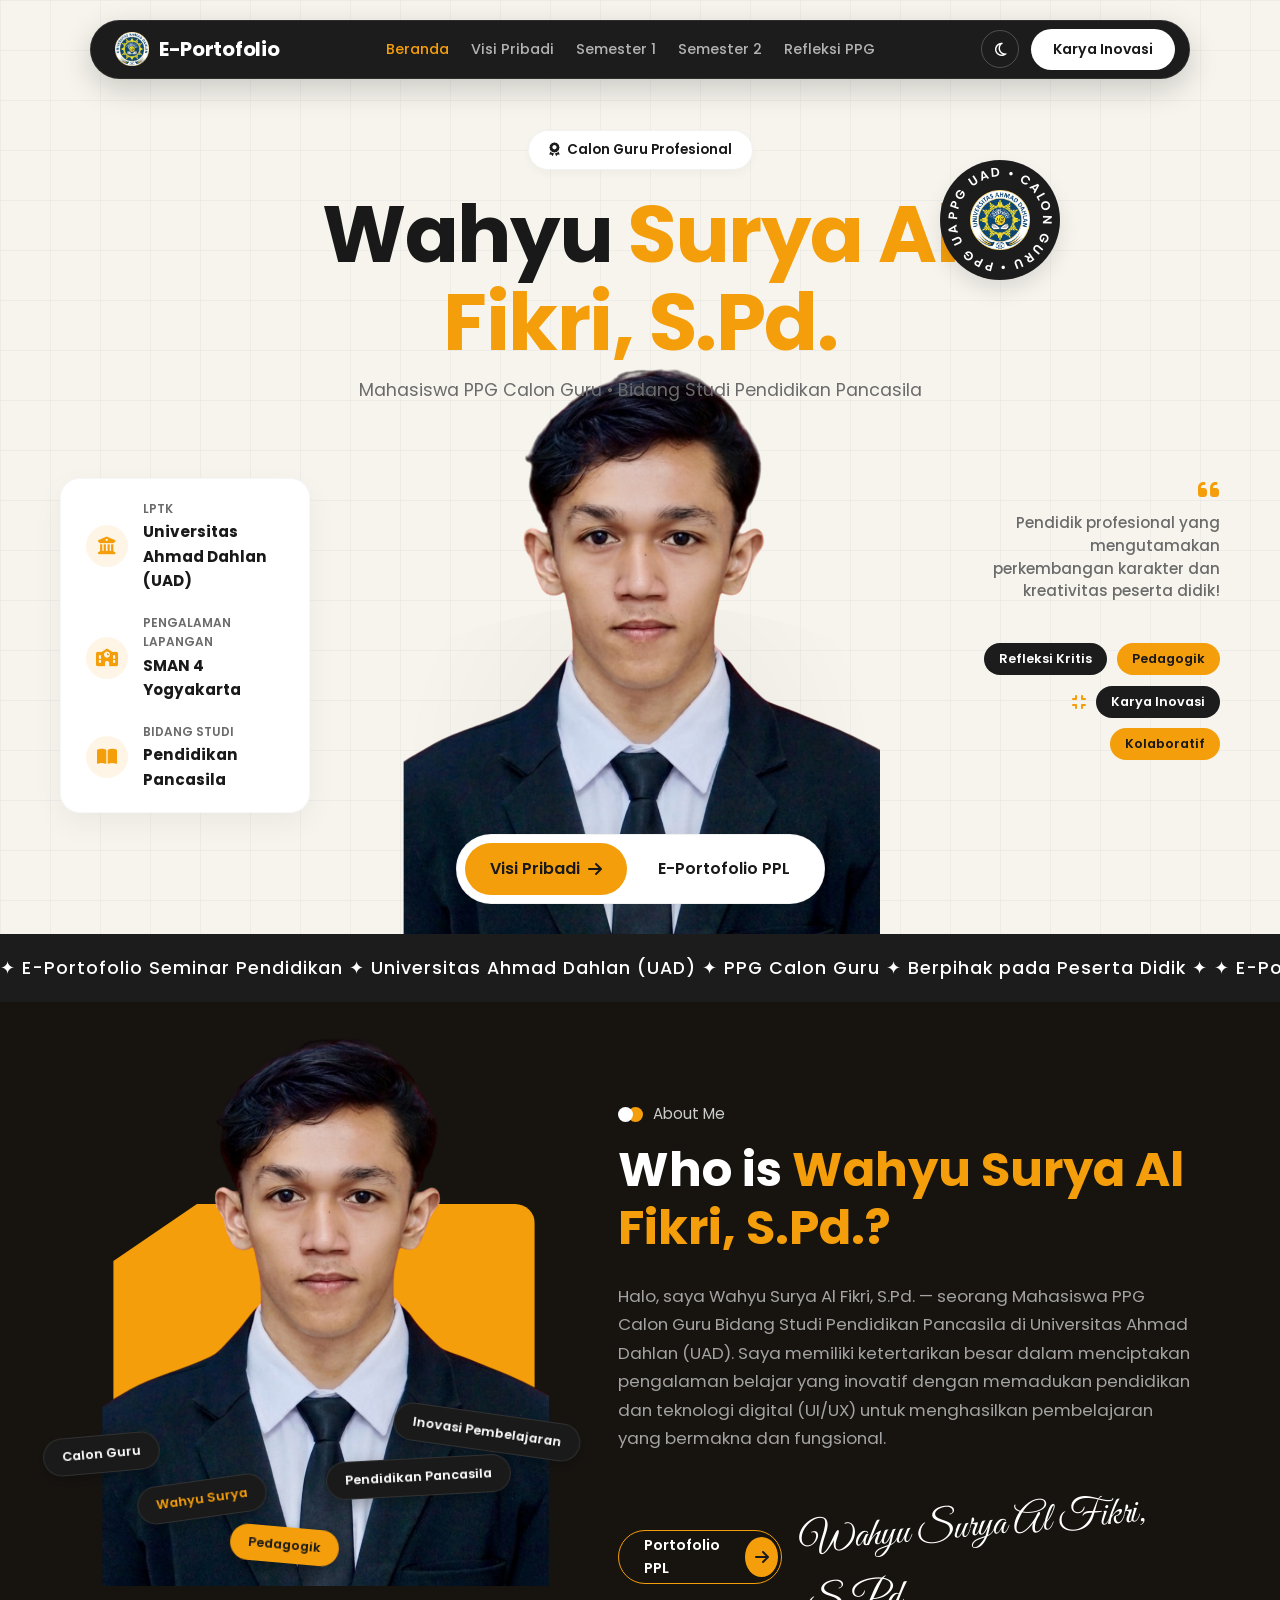
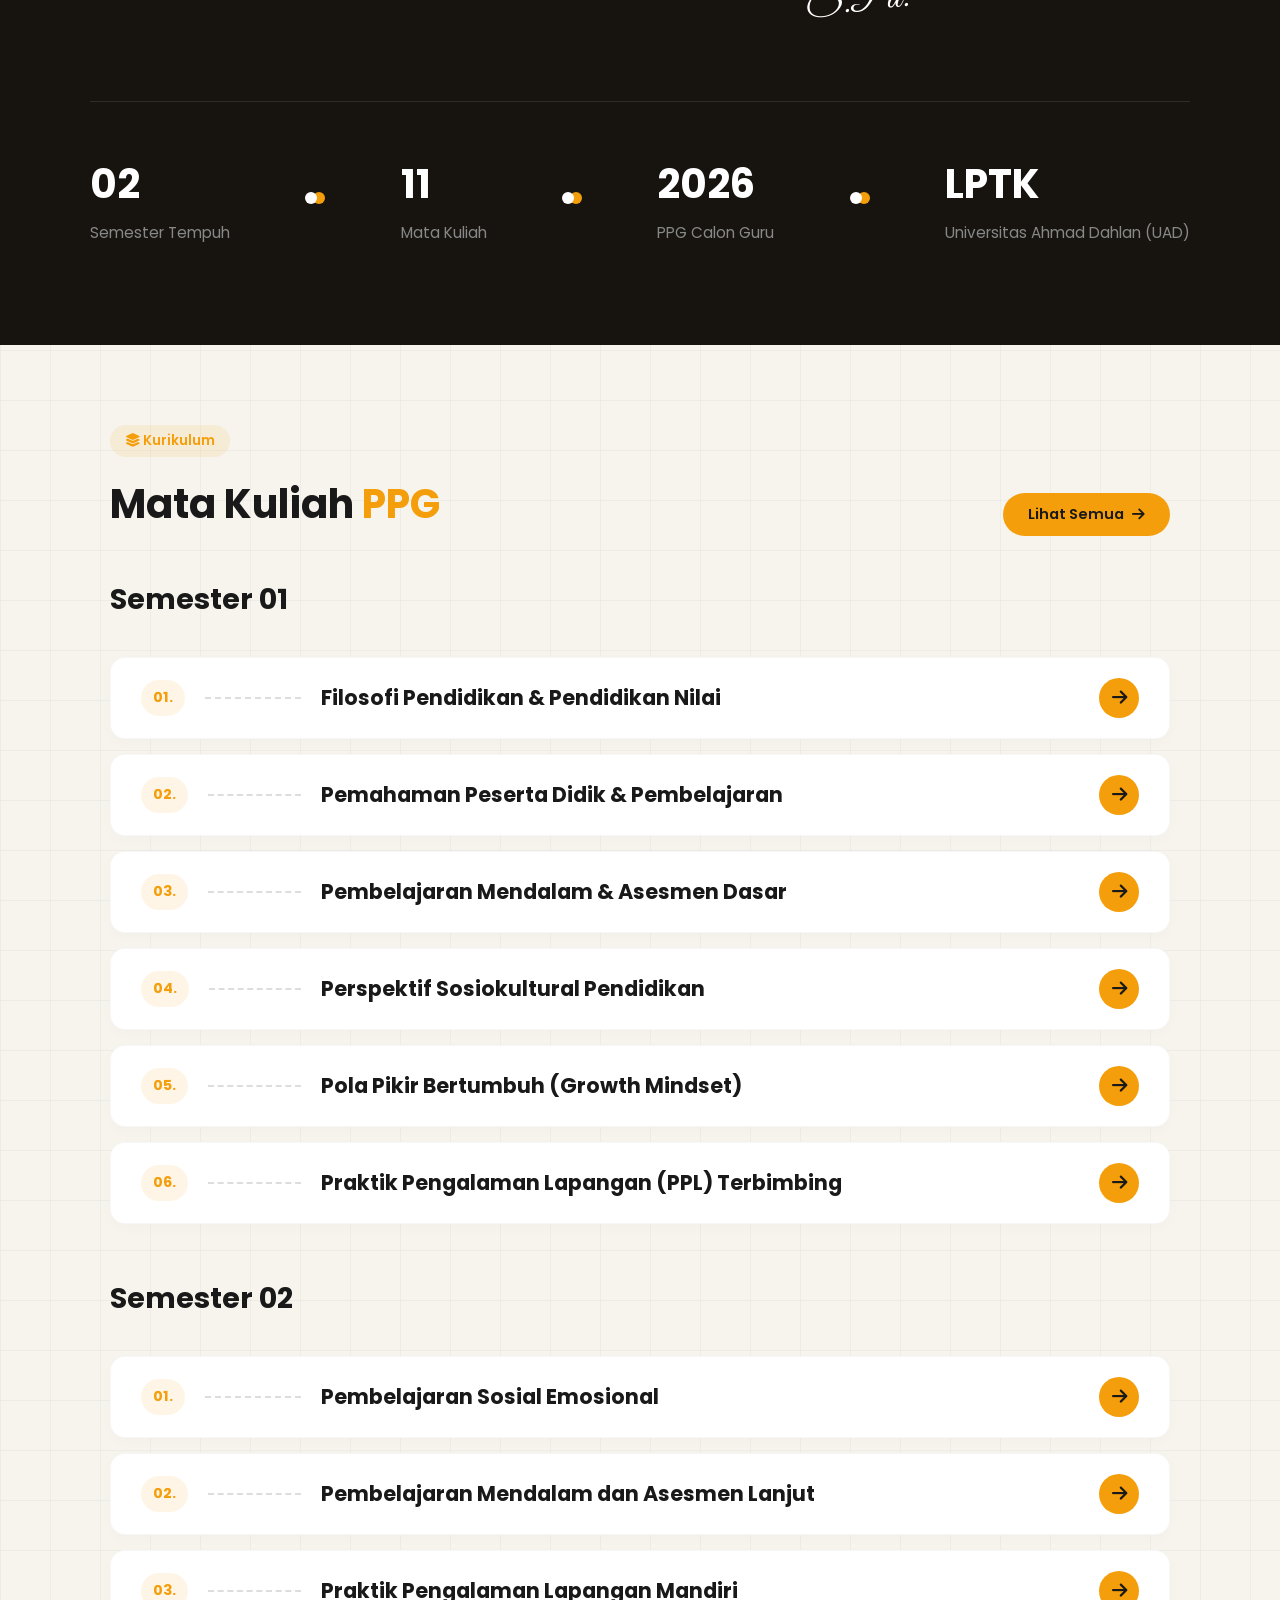
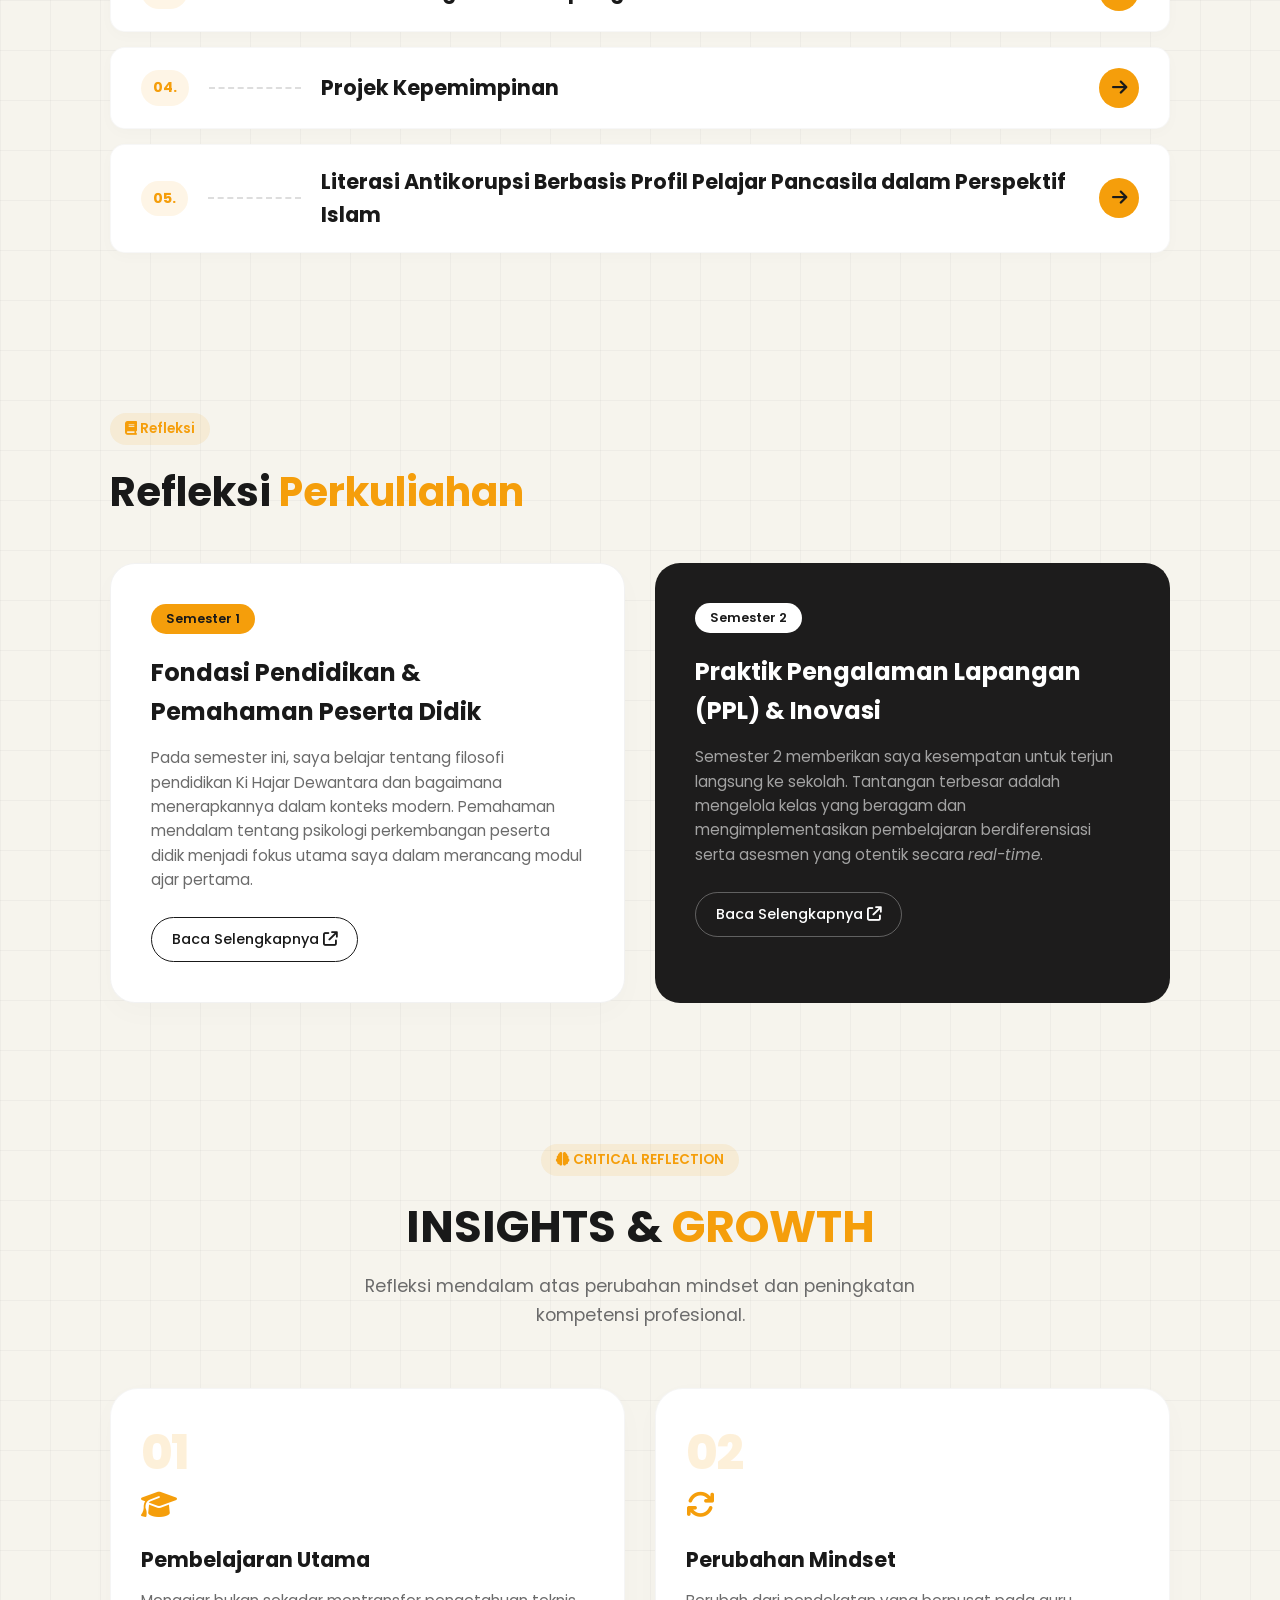
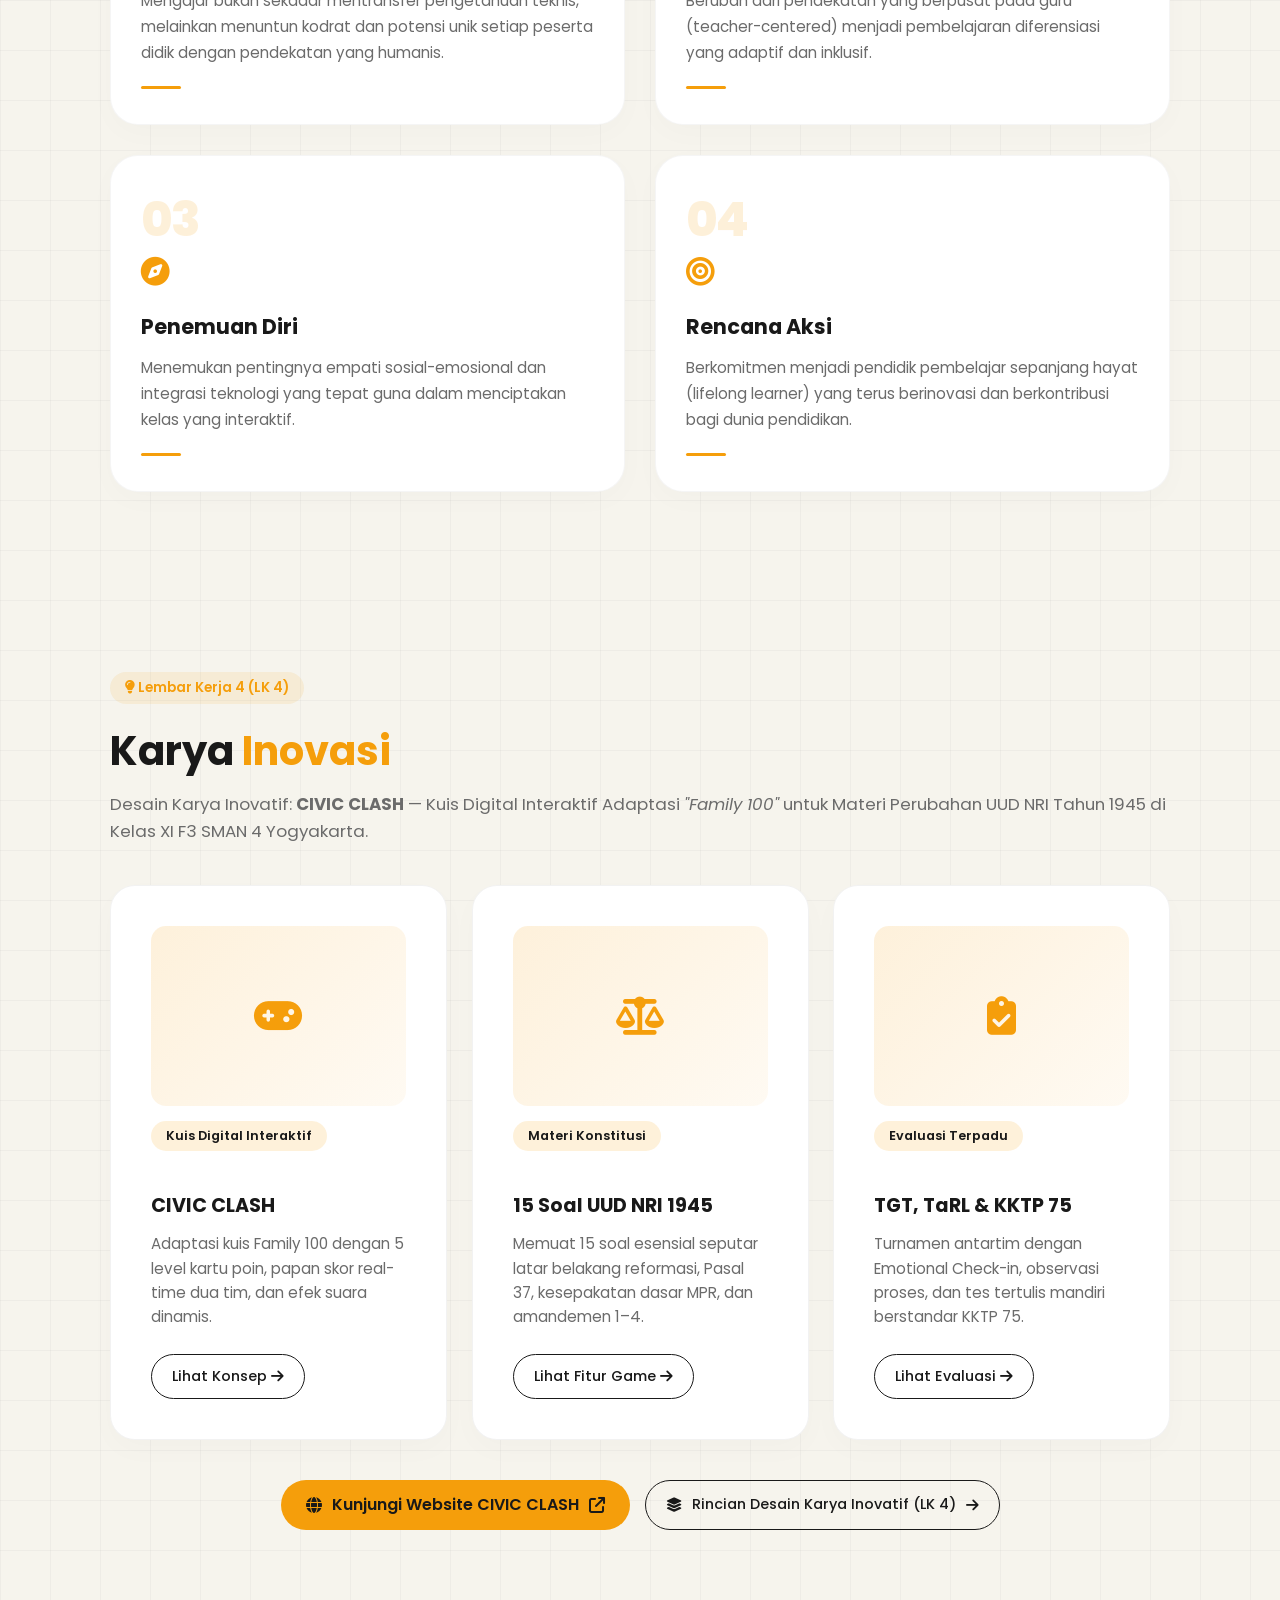
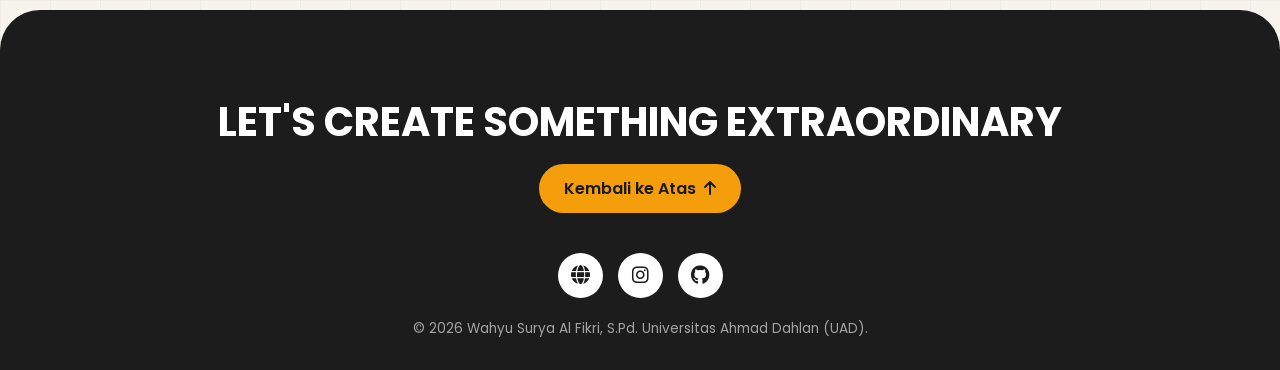
<file: index.html>
<!doctype html>
<html lang="id">
  <head>
    <meta charset="UTF-8" />
    <meta name="viewport" content="width=device-width, initial-scale=1.0" />
    <title>E-Portofolio | Wahyu Surya Al Fikri, S.Pd.</title>
    <!-- Fonts -->
    <link href="https://fonts.googleapis.com/css2?family=Poppins:wght@300;400;500;600;700&display=swap" rel="stylesheet" />
    <link href="https://fonts.googleapis.com/css2?family=Great+Vibes&display=swap" rel="stylesheet" />
    <!-- FontAwesome -->
    <link rel="stylesheet" href="https://cdnjs.cloudflare.com/ajax/libs/font-awesome/6.4.0/css/all.min.css" />
    <link rel="stylesheet" href="css/style.css" />
    <link rel="stylesheet" href="css/navbar.css" />
    <link rel="shortcut icon" href="images/logo navbar.png" type="image/png" />
  </head>
  <body>
    <!-- ===== NAVBAR ===== -->
    <nav class="navbar" id="mainNavbar">
      <div class="nav-container">
        <a href="index.html" class="logo">
          <img src="images/logo navbar.png" alt="Logo" class="nav-logo-img" />
          <span class="logo-text">E-Portofolio</span>
        </a>
                <ul class="nav-links" id="navLinks">
          <li><a href="index.html" class="active">Beranda</a></li>
          <li><a href="visi.html">Visi Pribadi</a></li>
          <li><a href="sem1.html">Semester 1</a></li>
          <li><a href="sem2.html">Semester 2</a></li>
          <li><a href="refleksi.html">Refleksi PPG</a></li>
          <li class="mobile-contact-item">
            <a href="karya.html" class="btn-contact-mobile"> <i class="fa-solid fa-lightbulb"></i> Karya Inovasi </a>
          </li>
        </ul>
        <div class="nav-right">
          <button class="dark-mode-toggle" id="theme-toggle" aria-label="Ganti Tema"><i class="fa-regular fa-moon"></i></button>
          <a href="karya.html" class="btn-contact desktop-only-btn">Karya Inovasi</a>
          <button class="nav-toggle" id="navToggle" aria-label="Buka Navigasi" aria-expanded="false">
            <i class="fa-solid fa-bars"></i>
          </button>
        </div>
      </div>
    </nav>

    <!-- ===== HERO ===== -->
    <header id="beranda" class="hero">
      <div class="hero-top reveal reveal-up">
        <div class="hero-badge"><i class="fa-solid fa-award"></i> Calon Guru Profesional</div>
        <h1>Wahyu <span class="highlight">Surya Al Fikri, S.Pd.</span></h1>
        <p class="subtitle">Mahasiswa PPG Calon Guru • Bidang Studi Pendidikan Pancasila</p>

        <div class="circular-stamp">
          <img src="images/logo navbar.png" alt="Stamp Logo" class="stamp-icon" />
          <svg viewBox="0 0 100 100" class="stamp-svg">
            <path id="circlePath" d="M 50, 50 m -36, 0 a 36,36 0 1,1 72,0 a 36,36 0 1,1 -72,0" fill="none" />
            <text>
              <textPath href="#circlePath" startOffset="0">PPG UAD • CALON GURU • PPG UAD • CALON GURU •</textPath>
            </text>
          </svg>
        </div>
      </div>

      <div class="hero-main">
        <!-- Float Left -->
        <div class="float-left reveal reveal-left">
          <div class="quick-info-block hover-anim float-anim">
            <div class="info-item">
              <div class="info-icon"><i class="fa-solid fa-building-columns"></i></div>
              <div class="info-text">
                <p class="info-label">LPTK</p>
                <p class="info-value">Universitas Ahmad Dahlan (UAD)</p>
              </div>
            </div>
            <div class="info-item">
              <div class="info-icon"><i class="fa-solid fa-school"></i></div>
              <div class="info-text">
                <p class="info-label">Pengalaman Lapangan</p>
                <p class="info-value">SMAN 4 Yogyakarta</p>
              </div>
            </div>
            <div class="info-item">
              <div class="info-icon"><i class="fa-solid fa-book-open"></i></div>
              <div class="info-text">
                <p class="info-label">Bidang Studi</p>
                <p class="info-value">Pendidikan Pancasila</p>
              </div>
            </div>
          </div>
        </div>

        <!-- Center Image -->
        <div class="hero-image-wrapper reveal reveal-up" style="animation-delay: 0.2s">
          <div class="hero-bg-shape"></div>
          <img src="images/foto hero.png" alt="Foto Wahyu Surya Al Fikri, S.Pd." class="profile-img-full float-anim-delay-1" />
          <div class="hero-actions">
            <a href="visi.html" class="btn-primary">Visi Pribadi <i class="fa-solid fa-arrow-right"></i></a>
            <a href="#" class="btn-secondary-white">E-Portofolio PPL</a>
          </div>
        </div>

        <!-- Float Right -->
        <div class="float-right reveal reveal-right">
          <div class="quote-block hover-anim float-anim-delay-2">
            <i class="fa-solid fa-quote-left quote-icon-small"></i>
            <p>Pendidik profesional yang mengutamakan perkembangan karakter dan kreativitas peserta didik!</p>
          </div>
          <div class="skills-block skills-block-float">
            <span class="skill-tag dark skill-item-float" style="animation-delay: 0s">Refleksi Kritis</span>
            <span class="skill-tag orange skill-item-float" style="animation-delay: 0.2s">Pedagogik</span>
            <i class="fa-solid fa-compress arrows-icon skill-item-float" style="animation-delay: 0.4s"></i>
            <span class="skill-tag dark skill-item-float" style="animation-delay: 0.6s">Karya Inovasi</span>
            <span class="skill-tag orange skill-item-float" style="animation-delay: 0.8s">Kolaboratif</span>
          </div>
        </div>
      </div>
    </header>

    <!-- ===== MARQUEE ===== -->
    <div class="marquee-wrapper">
      <div class="marquee-container">
        <div class="marquee-content">
          <span>✦ E-Portofolio Seminar Pendidikan ✦ Universitas Ahmad Dahlan (UAD) ✦ PPG Calon Guru ✦ Berpihak pada Peserta Didik ✦</span>
          <span>✦ E-Portofolio Seminar Pendidikan ✦ Universitas Ahmad Dahlan (UAD) ✦ PPG Calon Guru ✦ Berpihak pada Peserta Didik ✦</span>
        </div>
      </div>
    </div>

    <!-- ===== ABOUT ===== -->
    <section id="tentang-saya" class="about-section">
      <div class="about-container">
        <div class="about-top">
          <div class="about-left reveal reveal-left">
            <div class="about-image-bg"></div>
            <img src="images/foto hero.png" alt="Wahyu Surya Al Fikri, S.Pd." class="about-profile-img float-anim-delay-1" />
            <span class="a-tag tag-a tag-float" style="animation-delay: 0s">Calon Guru</span>
            <span class="a-tag tag-b tag-float" style="animation-delay: 0.4s">Inovasi Pembelajaran</span>
            <span class="a-tag tag-c tag-float" style="animation-delay: 0.8s">Wahyu Surya</span>
            <span class="a-tag tag-d tag-float" style="animation-delay: 1.2s">Pendidikan Pancasila</span>
            <span class="a-tag tag-e tag-float" style="animation-delay: 1.6s">Pedagogik</span>
          </div>

          <div class="about-right reveal reveal-right">
            <div class="about-badge">
              <div class="circles"><span class="c1"></span><span class="c2"></span></div>
              About Me
            </div>
            <h2>Who is <span class="highlight">Wahyu Surya Al Fikri, S.Pd.?</span></h2>
            <p class="about-desc">
              Halo, saya Wahyu Surya Al Fikri, S.Pd. — seorang Mahasiswa PPG Calon Guru Bidang Studi Pendidikan Pancasila di Universitas Ahmad Dahlan (UAD). Saya memiliki ketertarikan besar dalam menciptakan pengalaman belajar yang inovatif dengan memadukan pendidikan dan
              teknologi digital (UI/UX) untuk menghasilkan pembelajaran yang bermakna dan fungsional.
            </p>
            <div class="about-action">
              <a href="#" class="btn-download-cv">
                <span class="btn-text">Portofolio PPL</span>
                <span class="btn-icon"><i class="fa-solid fa-arrow-right"></i></span>
              </a>
              <div class="signature">Wahyu Surya Al Fikri, S.Pd.</div>
            </div>
          </div>
        </div>

        <div class="about-stats">
          <div class="stat-item reveal reveal-up">
            <h3>02</h3>
            <p>Semester Tempuh</p>
          </div>
          <div class="stat-divider"><span class="c1"></span><span class="c2"></span></div>
          <div class="stat-item reveal reveal-up" style="animation-delay: 0.1s">
            <h3>11</h3>
            <p>Mata Kuliah</p>
          </div>
          <div class="stat-divider"><span class="c1"></span><span class="c2"></span></div>
          <div class="stat-item reveal reveal-up" style="animation-delay: 0.2s">
            <h3>2026</h3>
            <p>PPG Calon Guru</p>
          </div>
          <div class="stat-divider"><span class="c1"></span><span class="c2"></span></div>
          <div class="stat-item reveal reveal-up" style="animation-delay: 0.3s">
            <h3>LPTK</h3>
            <p>Universitas Ahmad Dahlan (UAD)</p>
          </div>
        </div>
      </div>
    </section>

    <!-- ===== MATA KULIAH ===== -->
    <section id="mata-kuliah" class="section-container">
      <div class="section-header reveal reveal-up">
        <div class="section-badge"><i class="fa-solid fa-layer-group"></i> Kurikulum</div>
        <div style="display: flex; justify-content: space-between; align-items: flex-end; flex-wrap: wrap; gap: 20px">
          <h2 style="margin: 0">Mata Kuliah <span class="highlight">PPG</span></h2>
          <a href="#penutup" class="btn-primary" style="padding: 10px 25px; font-size: 0.9rem">Lihat Semua <i class="fa-solid fa-arrow-right"></i></a>
        </div>
      </div>

      <!-- Semester 1 -->
      <h3 class="semester-title reveal reveal-up">Semester 01</h3>
      <div class="course-list">
        <div class="course-row reveal reveal-up">
          <div class="course-header">
            <div class="course-left"><span class="c-num">01.</span><span class="c-line"></span></div>
            <h3 class="c-title">Filosofi Pendidikan &amp; Pendidikan Nilai</h3>
            <div class="c-btn"><a href="sem1.html" style="color: inherit; text-decoration: none;"><i class="fa-solid fa-arrow-right"></i></a></div>
          </div>
          <div class="course-content-grid">
            <div class="course-content-inner">
              <div class="c-tags"><span class="c-tag">PHILOSOPHY</span></div>
              <p class="c-desc">Landasan filosofis pendidikan nasional, pemikiran Ki Hadjar Dewantara, sistem among, serta semboyan pendidikan Ing Ngarsa Sung Tuladha, Ing Madya Mangun Karsa, Tut Wuri Handayani.</p>
            </div>
          </div>
        </div>
        <div class="course-row reveal reveal-up">
          <div class="course-header">
            <div class="course-left"><span class="c-num">02.</span><span class="c-line"></span></div>
            <h3 class="c-title">Pemahaman Peserta Didik &amp; Pembelajaran</h3>
            <div class="c-btn"><a href="sem1.html" style="color: inherit; text-decoration: none;"><i class="fa-solid fa-arrow-right"></i></a></div>
          </div>
          <div class="course-content-grid">
            <div class="course-content-inner">
              <div class="c-tags"><span class="c-tag">PEDAGOGY</span></div>
              <p class="c-desc">Memahami karakteristik, gaya belajar, kesiapan, minat, serta latar belakang peserta didik untuk merancang pembelajaran berdiferensiasi dan berpusat pada murid.</p>
            </div>
          </div>
        </div>
        <div class="course-row reveal reveal-up">
          <div class="course-header">
            <div class="course-left"><span class="c-num">03.</span><span class="c-line"></span></div>
            <h3 class="c-title">Pembelajaran Mendalam &amp; Asesmen Dasar</h3>
            <div class="c-btn"><a href="sem1.html" style="color: inherit; text-decoration: none;"><i class="fa-solid fa-arrow-right"></i></a></div>
          </div>
          <div class="course-content-grid">
            <div class="course-content-inner">
              <div class="c-tags"><span class="c-tag">LEARNING</span></div>
              <p class="c-desc">Mengembangkan kemampuan merancang dan melaksanakan pembelajaran mendalam berbasis Understanding by Design serta asesmen diagnostik, formatif, dan sumatif.</p>
            </div>
          </div>
        </div>
        <div class="course-row reveal reveal-up">
          <div class="course-header">
            <div class="course-left"><span class="c-num">04.</span><span class="c-line"></span></div>
            <h3 class="c-title">Perspektif Sosiokultural Pendidikan</h3>
            <div class="c-btn"><a href="sem1.html" style="color: inherit; text-decoration: none;"><i class="fa-solid fa-arrow-right"></i></a></div>
          </div>
          <div class="course-content-grid">
            <div class="course-content-inner">
              <div class="c-tags"><span class="c-tag">SOCIOCULTURAL</span></div>
              <p class="c-desc">Mempelajari pengaruh status sosial, ekonomi, budaya, interaksi sosial, dan mediasi kultural (scaffolding pada ZPD) terhadap perkembangan dan proses belajar peserta didik.</p>
            </div>
          </div>
        </div>
        <div class="course-row reveal reveal-up">
          <div class="course-header">
            <div class="course-left"><span class="c-num">05.</span><span class="c-line"></span></div>
            <h3 class="c-title">Pola Pikir Bertumbuh (Growth Mindset)</h3>
            <div class="c-btn"><a href="sem1.html" style="color: inherit; text-decoration: none;"><i class="fa-solid fa-arrow-right"></i></a></div>
          </div>
          <div class="course-content-grid">
            <div class="course-content-inner">
              <div class="c-tags"><span class="c-tag">MINDSET</span></div>
              <p class="c-desc">Membangun pola pikir berkembang dalam menghadapi tantangan belajar, melihat kesalahan sebagai sarana bertumbuh, serta menghargai proses dan usaha gigih.</p>
            </div>
          </div>
        </div>
        <div class="course-row reveal reveal-up">
          <div class="course-header">
            <div class="course-left"><span class="c-num">06.</span><span class="c-line"></span></div>
            <h3 class="c-title">Praktik Pengalaman Lapangan (PPL) Terbimbing</h3>
            <div class="c-btn"><a href="sem1.html" style="color: inherit; text-decoration: none;"><i class="fa-solid fa-arrow-right"></i></a></div>
          </div>
          <div class="course-content-grid">
            <div class="course-content-inner">
              <div class="c-tags"><span class="c-tag">TEACHING</span></div>
              <p class="c-desc">Melaksanakan praktik mengajar terbimbing di SMAN 4 Yogyakarta, mengintegrasikan perencanaan, pelaksanaan pembelajaran Pancasila, evaluasi, dan refleksi terbimbing.</p>
            </div>
          </div>
        </div>
      </div>

      <br /><br />

      <!-- Semester 2 -->
      <h3 class="semester-title reveal reveal-up">Semester 02</h3>
      <div class="course-list">
        <div class="course-row reveal reveal-up">
          <div class="course-header">
            <div class="course-left"><span class="c-num">01.</span><span class="c-line"></span></div>
            <h3 class="c-title">Pembelajaran Sosial Emosional</h3>
            <div class="c-btn"><a href="sem2.html" style="color: inherit; text-decoration: none;"><i class="fa-solid fa-arrow-right"></i></a></div>
          </div>
          <div class="course-content-grid">
            <div class="course-content-inner">
              <div class="c-tags"><span class="c-tag">EMOTIONAL</span></div>
              <p class="c-desc">Mengembangkan 5 kompetensi sosial emosional (kesadaran diri, manajemen diri, kesadaran sosial, keterampilan berelasi, dan pengambilan keputusan bertanggung jawab) dalam pembelajaran Pendidikan Pancasila.</p>
            </div>
          </div>
        </div>
        <div class="course-row reveal reveal-up">
          <div class="course-header">
            <div class="course-left"><span class="c-num">02.</span><span class="c-line"></span></div>
            <h3 class="c-title">Pembelajaran Mendalam dan Asesmen Lanjut</h3>
            <div class="c-btn"><a href="sem2.html" style="color: inherit; text-decoration: none;"><i class="fa-solid fa-arrow-right"></i></a></div>
          </div>
          <div class="course-content-grid">
            <div class="course-content-inner">
              <div class="c-tags"><span class="c-tag">ADVANCED</span></div>
              <p class="c-desc">Memperdalam perancangan pembelajaran mendalam berbasis Understanding by Design dan Desain Universal Pembelajaran (UDL) serta asesmen berkelanjutan, remedial, dan pengayaan.</p>
            </div>
          </div>
        </div>
        <div class="course-row reveal reveal-up">
          <div class="course-header">
            <div class="course-left"><span class="c-num">03.</span><span class="c-line"></span></div>
            <h3 class="c-title">Praktik Pengalaman Lapangan Mandiri</h3>
            <div class="c-btn"><a href="sem2.html" style="color: inherit; text-decoration: none;"><i class="fa-solid fa-arrow-right"></i></a></div>
          </div>
          <div class="course-content-grid">
            <div class="course-content-inner">
              <div class="c-tags"><span class="c-tag">FIELD PRACTICE</span></div>
              <p class="c-desc">Mengimplementasikan praktik mengajar mandiri secara utuh di SMAN 4 Yogyakarta melalui siklus Lesson Study (Plan, Do, See), pengelolaan kelas, dan refleksi berbasis bukti.</p>
            </div>
          </div>
        </div>
        <div class="course-row reveal reveal-up">
          <div class="course-header">
            <div class="course-left"><span class="c-num">04.</span><span class="c-line"></span></div>
            <h3 class="c-title">Projek Kepemimpinan</h3>
            <div class="c-btn"><a href="sem2.html" style="color: inherit; text-decoration: none;"><i class="fa-solid fa-arrow-right"></i></a></div>
          </div>
          <div class="course-content-grid">
            <div class="course-content-inner">
              <div class="c-tags"><span class="c-tag">LEADERSHIP</span></div>
              <p class="c-desc">Mengembangkan jiwa kepemimpinan kolaboratif, komunikasi persuasif, inisiatif perubahan, dan implementasi projek sosial nyata yang berdampak bagi komunitas belajar.</p>
            </div>
          </div>
        </div>
        <div class="course-row reveal reveal-up">
          <div class="course-header">
            <div class="course-left"><span class="c-num">05.</span><span class="c-line"></span></div>
            <h3 class="c-title">Literasi Antikorupsi Berbasis Profil Pelajar Pancasila dalam Perspektif Islam</h3>
            <div class="c-btn"><a href="sem2.html" style="color: inherit; text-decoration: none;"><i class="fa-solid fa-arrow-right"></i></a></div>
          </div>
          <div class="course-content-grid">
            <div class="course-content-inner">
              <div class="c-tags"><span class="c-tag">INTEGRITY</span></div>
              <p class="c-desc">Menginternalisasi nilai-nilai integritas, kejujuran, keadilan, dan amanah melalui analisis studi kasus moral kontekstual sebagai fondasi guru Pendidikan Pancasila berwawasan Islam.</p>
            </div>
          </div>
        </div>
      </div>
    </section>

    <!-- ===== REFLEKSI ===== -->
    <section id="refleksi" class="section-container">
      <div class="section-header reveal reveal-up">
        <div class="section-badge"><i class="fa-solid fa-book"></i> Refleksi</div>
        <h2>Refleksi <span class="highlight">Perkuliahan</span></h2>
      </div>
      <div class="grid-2">
        <div class="card light-card hover-anim reveal reveal-left">
          <div class="card-tag orange-tag">Semester 1</div>
          <h3>Fondasi Pendidikan & Pemahaman Peserta Didik</h3>
          <p>
            Pada semester ini, saya belajar tentang filosofi pendidikan Ki Hajar Dewantara dan bagaimana menerapkannya dalam konteks modern. Pemahaman mendalam tentang psikologi perkembangan peserta didik menjadi fokus utama saya dalam
            merancang modul ajar pertama.
          </p>
          <a href="sem1.html" class="btn-outline">Baca Selengkapnya <i class="fa-solid fa-arrow-up-right-from-square"></i></a>
        </div>
        <div class="card dark-card hover-anim reveal reveal-right">
          <div class="card-tag white-tag">Semester 2</div>
          <h3>Praktik Pengalaman Lapangan (PPL) & Inovasi</h3>
          <p>
            Semester 2 memberikan saya kesempatan untuk terjun langsung ke sekolah. Tantangan terbesar adalah mengelola kelas yang beragam dan mengimplementasikan pembelajaran berdiferensiasi serta asesmen yang otentik secara
            <em>real-time</em>.
          </p>
          <a href="sem2.html" class="btn-outline white-outline">Baca Selengkapnya <i class="fa-solid fa-arrow-up-right-from-square"></i></a>
        </div>
      </div>
    </section>

    <!-- ===== CRITICAL REFLECTION (NEW SECTION) ===== -->
    <section id="critical-reflection" class="section-container critical-reflection-section">
      <div class="section-header reveal reveal-up" style="text-align: center; max-width: 800px; margin: 0 auto 60px">
        <div class="section-badge"><i class="fa-solid fa-brain"></i> CRITICAL REFLECTION</div>
        <h2 style="font-size: 2.8rem">INSIGHTS &amp; <span class="highlight">GROWTH</span></h2>
        <p style="color: var(--text-gray); font-size: 1.1rem; max-width: 600px; margin: 10px auto 0">Refleksi mendalam atas perubahan mindset dan peningkatan kompetensi profesional.</p>
      </div>

      <div class="reflection-grid">
        <!-- 01 -->
        <div class="reflection-card reveal reveal-up">
          <div class="reflection-number">01</div>
          <div class="reflection-icon"><i class="fa-solid fa-graduation-cap"></i></div>
          <h3 class="reflection-title">Pembelajaran Utama</h3>
          <p class="reflection-desc">Mengajar bukan sekadar mentransfer pengetahuan teknis, melainkan menuntun kodrat dan potensi unik setiap peserta didik dengan pendekatan yang humanis.</p>
          <div class="reflection-line"></div>
        </div>

        <!-- 02 -->
        <div class="reflection-card reveal reveal-up" style="animation-delay: 0.1s">
          <div class="reflection-number">02</div>
          <div class="reflection-icon"><i class="fa-solid fa-arrows-rotate"></i></div>
          <h3 class="reflection-title">Perubahan Mindset</h3>
          <p class="reflection-desc">Berubah dari pendekatan yang berpusat pada guru (teacher-centered) menjadi pembelajaran diferensiasi yang adaptif dan inklusif.</p>
          <div class="reflection-line"></div>
        </div>

        <!-- 03 -->
        <div class="reflection-card reveal reveal-up" style="animation-delay: 0.2s">
          <div class="reflection-number">03</div>
          <div class="reflection-icon"><i class="fa-solid fa-compass"></i></div>
          <h3 class="reflection-title">Penemuan Diri</h3>
          <p class="reflection-desc">Menemukan pentingnya empati sosial-emosional dan integrasi teknologi yang tepat guna dalam menciptakan kelas yang interaktif.</p>
          <div class="reflection-line"></div>
        </div>

        <!-- 04 -->
        <div class="reflection-card reveal reveal-up" style="animation-delay: 0.3s">
          <div class="reflection-number">04</div>
          <div class="reflection-icon"><i class="fa-solid fa-bullseye"></i></div>
          <h3 class="reflection-title">Rencana Aksi</h3>
          <p class="reflection-desc">Berkomitmen menjadi pendidik pembelajar sepanjang hayat (lifelong learner) yang terus berinovasi dan berkontribusi bagi dunia pendidikan.</p>
          <div class="reflection-line"></div>
        </div>
      </div>
    </section>

    <!-- ===== KARYA INOVASI ===== -->
    <section id="karya" class="section-container">
      <div class="section-header reveal reveal-up">
        <div class="section-badge"><i class="fa-solid fa-lightbulb"></i> Lembar Kerja 4 (LK 4)</div>
        <h2>Karya <span class="highlight">Inovasi</span></h2>
        <p style="color: var(--text-gray); font-size: 1.05rem; margin-top: 8px">
          Desain Karya Inovatif: <strong>CIVIC CLASH</strong> — Kuis Digital Interaktif Adaptasi <em>"Family 100"</em> untuk Materi Perubahan UUD NRI Tahun 1945 di Kelas XI F3 SMAN 4 Yogyakarta.
        </p>
      </div>
      <div class="grid-3">
        <div class="card light-card hover-anim reveal reveal-up">
          <div class="card-img-placeholder" style="background: linear-gradient(135deg, rgba(245, 158, 11, 0.15), rgba(245, 158, 11, 0.05)); color: var(--accent); font-size: 2.4rem">
            <i class="fa-solid fa-gamepad"></i>
          </div>
          <span class="card-tag" style="background: rgba(245, 158, 11, 0.15); color: var(--accent-dark); margin-top: 15px">Kuis Digital Interaktif</span>
          <h4>CIVIC CLASH</h4>
          <p>Adaptasi kuis Family 100 dengan 5 level kartu poin, papan skor real-time dua tim, dan efek suara dinamis.</p>
          <a href="karya.html#gagasan" class="btn-outline">Lihat Konsep <i class="fa-solid fa-arrow-right"></i></a>
        </div>
        <div class="card light-card hover-anim reveal reveal-up" style="animation-delay: 0.1s">
          <div class="card-img-placeholder" style="background: linear-gradient(135deg, rgba(245, 158, 11, 0.15), rgba(245, 158, 11, 0.05)); color: var(--accent); font-size: 2.4rem">
            <i class="fa-solid fa-scale-balanced"></i>
          </div>
          <span class="card-tag" style="background: rgba(245, 158, 11, 0.15); color: var(--accent-dark); margin-top: 15px">Materi Konstitusi</span>
          <h4>15 Soal UUD NRI 1945</h4>
          <p>Memuat 15 soal esensial seputar latar belakang reformasi, Pasal 37, kesepakatan dasar MPR, dan amandemen 1–4.</p>
          <a href="karya.html#pos-sirkuit" class="btn-outline">Lihat Fitur Game <i class="fa-solid fa-arrow-right"></i></a>
        </div>
        <div class="card light-card hover-anim reveal reveal-up" style="animation-delay: 0.2s">
          <div class="card-img-placeholder" style="background: linear-gradient(135deg, rgba(245, 158, 11, 0.15), rgba(245, 158, 11, 0.05)); color: var(--accent); font-size: 2.4rem">
            <i class="fa-solid fa-clipboard-check"></i>
          </div>
          <span class="card-tag" style="background: rgba(245, 158, 11, 0.15); color: var(--accent-dark); margin-top: 15px">Evaluasi Terpadu</span>
          <h4>TGT, TaRL &amp; KKTP 75</h4>
          <p>Turnamen antartim dengan Emotional Check-in, observasi proses, dan tes tertulis mandiri berstandar KKTP 75.</p>
          <a href="karya.html#evaluasi" class="btn-outline">Lihat Evaluasi <i class="fa-solid fa-arrow-right"></i></a>
        </div>
      </div>
      <div style="text-align: center; margin-top: 40px; display: flex; gap: 15px; justify-content: center; flex-wrap: wrap" class="reveal reveal-up">
        <a href="https://sites.google.com/view/civic-clash/home" target="_blank" class="btn-primary" style="display: inline-flex; align-items: center; gap: 10px">
          <i class="fa-solid fa-globe"></i> Kunjungi Website CIVIC CLASH <i class="fa-solid fa-arrow-up-right-from-square"></i>
        </a>
        <a href="karya.html" class="btn-outline" style="display: inline-flex; align-items: center; gap: 10px">
          <i class="fa-solid fa-layer-group"></i> Rincian Desain Karya Inovatif (LK 4) <i class="fa-solid fa-arrow-right"></i>
        </a>
      </div>
    </section>

    <!-- ===== FOOTER ===== -->
    <div id="kontak"></div>
    <footer id="penutup">
      <div class="footer-content">
        <h2>LET'S CREATE SOMETHING EXTRAORDINARY</h2>
        <a href="#beranda" class="btn-primary" style="display: inline-flex">Kembali ke Atas <i class="fa-solid fa-arrow-up"></i></a>
        <div class="social-links">
          <a href="#"><i class="fa-solid fa-globe"></i></a>
          <a href="#"><i class="fa-brands fa-instagram"></i></a>
          <a href="#"><i class="fa-brands fa-github"></i></a>
        </div>
        <p class="copyright">© 2026 Wahyu Surya Al Fikri, S.Pd. Universitas Ahmad Dahlan (UAD).</p>
      </div>
    </footer>

    <!-- ===== JAVASCRIPT ===== -->
    <script>
      // ---------- DARK MODE ----------
      const themeToggleBtn = document.getElementById("theme-toggle");
      const themeIcon = themeToggleBtn.querySelector("i");

      if (localStorage.getItem("theme") === "dark") {
        document.body.classList.add("dark-mode");
        themeIcon.classList.replace("fa-moon", "fa-sun");
      }

      themeToggleBtn.addEventListener("click", () => {
        document.body.classList.toggle("dark-mode");
        if (document.body.classList.contains("dark-mode")) {
          themeIcon.classList.replace("fa-moon", "fa-sun");
          localStorage.setItem("theme", "dark");
        } else {
          themeIcon.classList.replace("fa-sun", "fa-moon");
          localStorage.setItem("theme", "light");
        }
      });

      // ---------- SCROLL REVEAL (Intersection Observer) ----------
      const revealElements = document.querySelectorAll(".reveal");

      const revealObserver = new IntersectionObserver(
        (entries) => {
          entries.forEach((entry) => {
            if (entry.isIntersecting) {
              entry.target.classList.add("visible");
            }
          });
        },
        {
          threshold: 0.15,
          rootMargin: "0px 0px -30px 0px",
        },
      );

      revealElements.forEach((el) => revealObserver.observe(el));

      // ---------- PARALLAX FLOATING (opsional) ----------
      // Efek tambahan: elemen dengan class .float-anim akan bergerak halus
      // Sudah diatur di CSS via keyframes.
    </script>
    <script src="js/navbar.js"></script>
  </body>
</html>
</file>
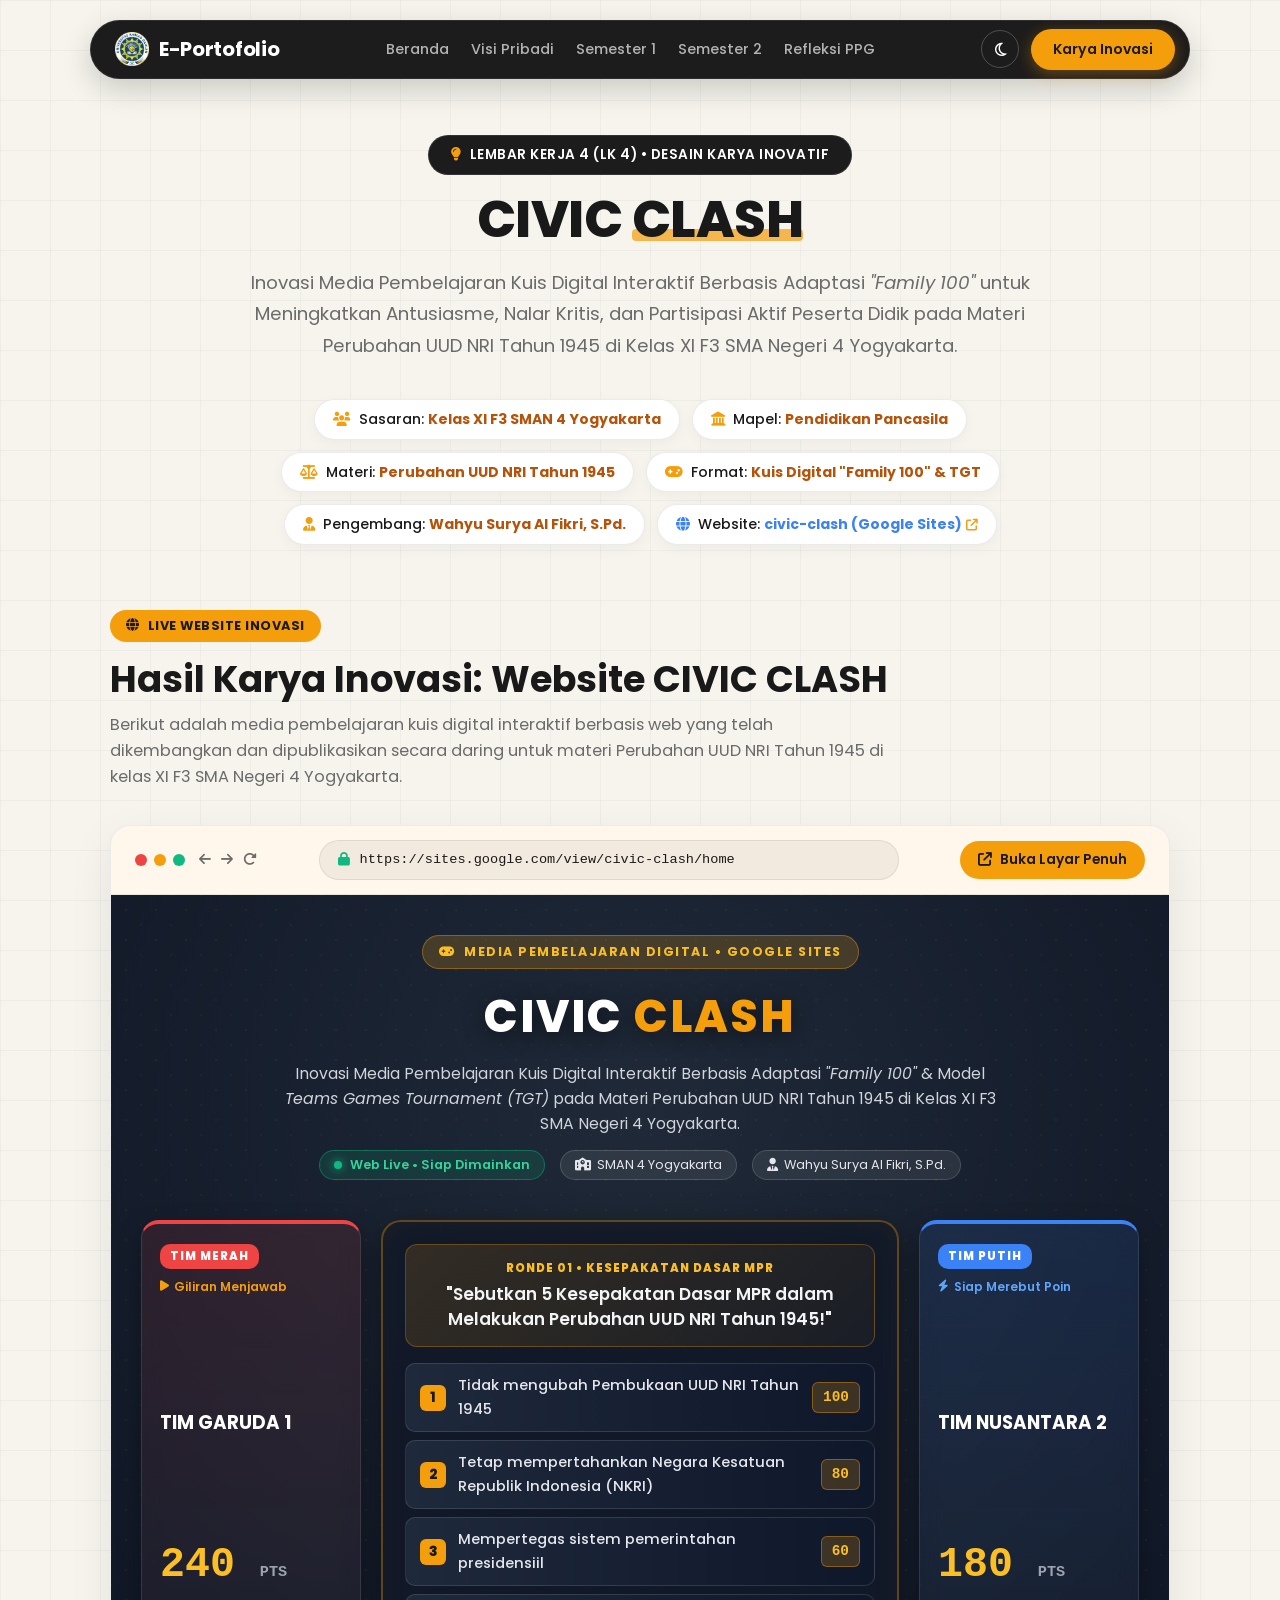
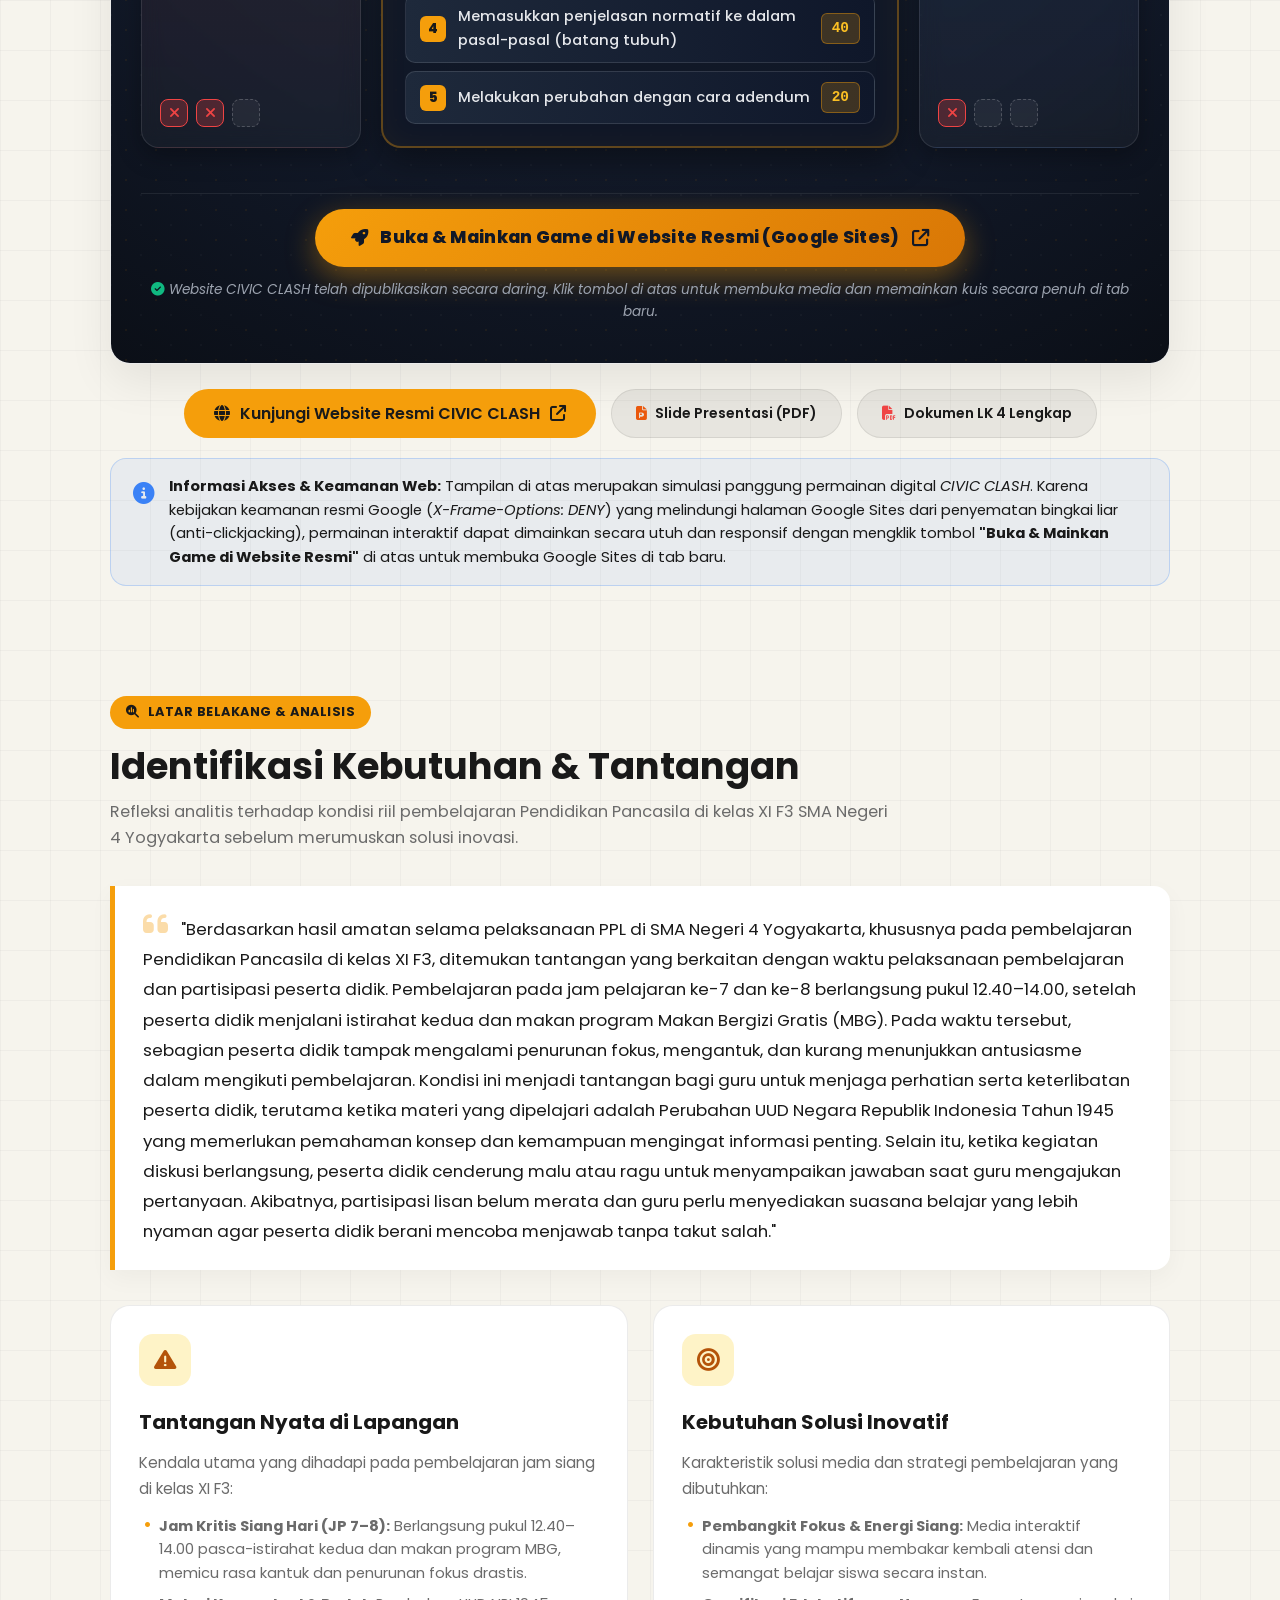
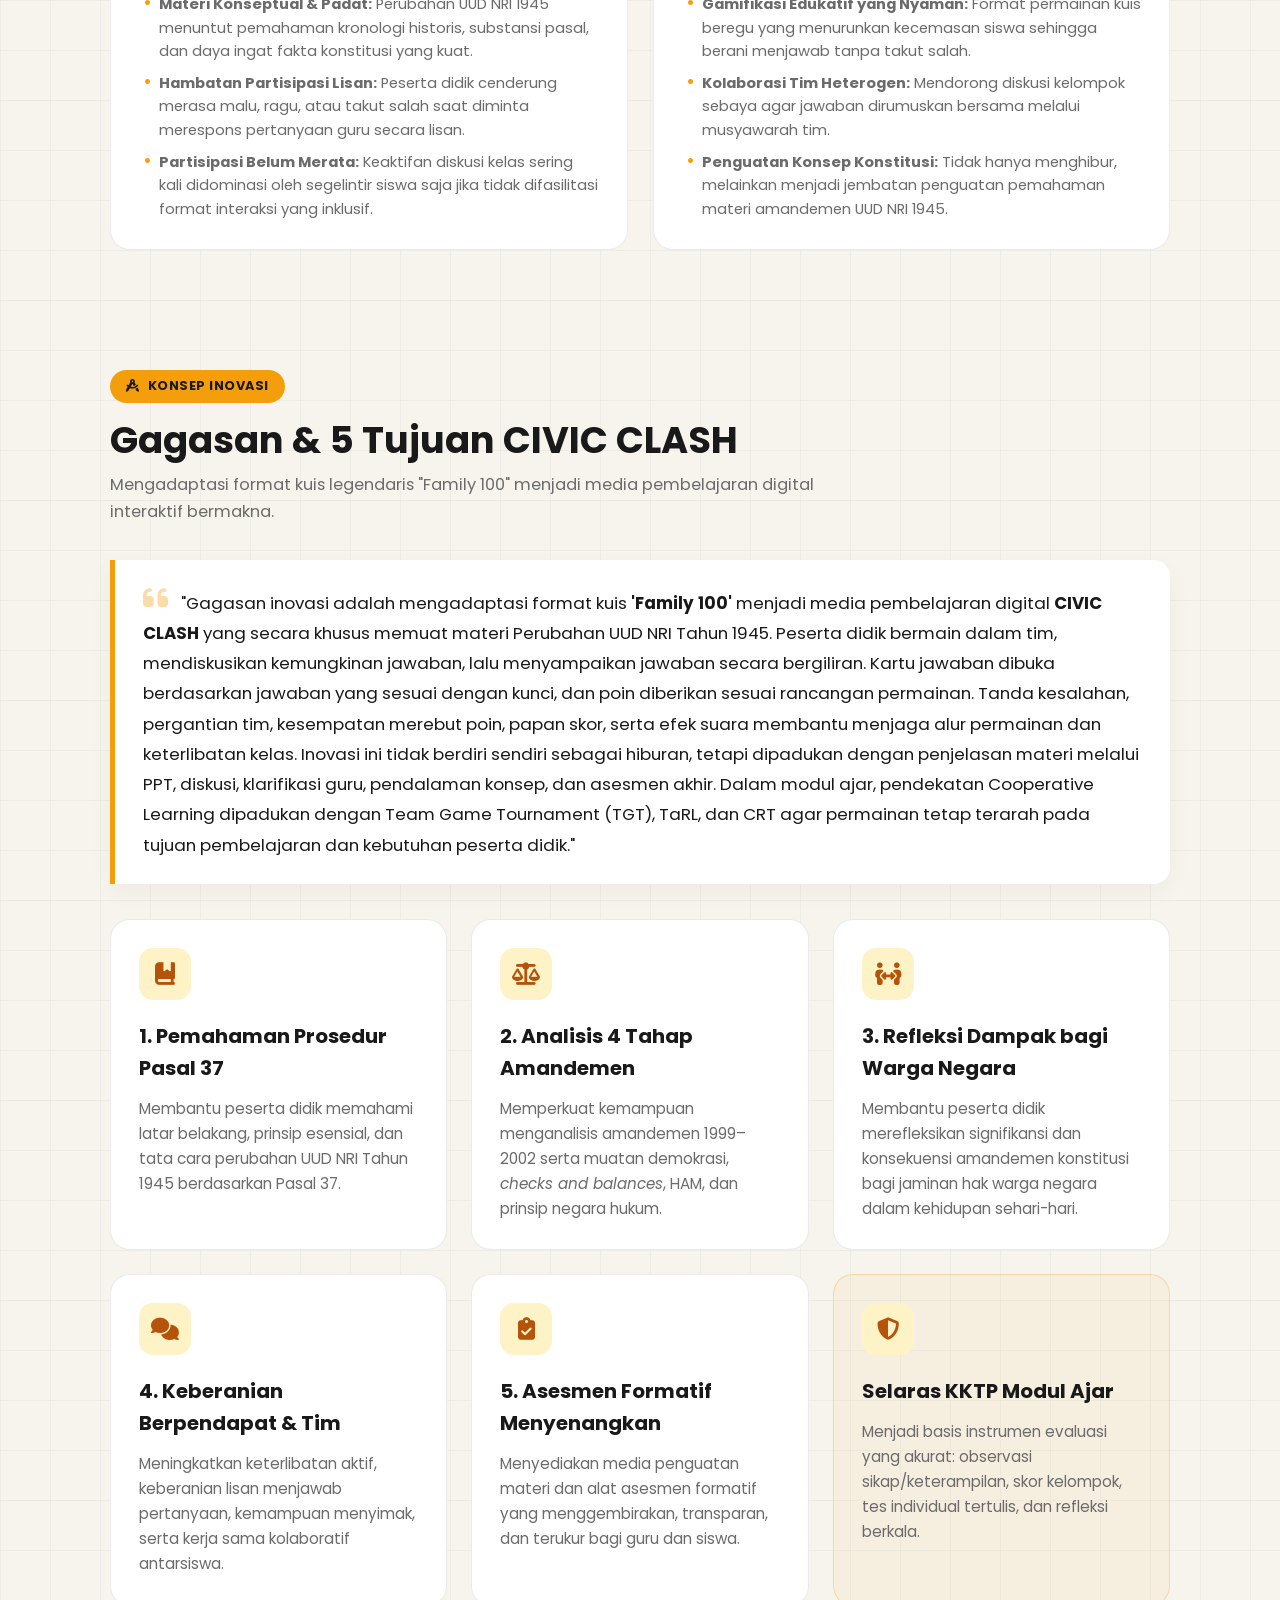
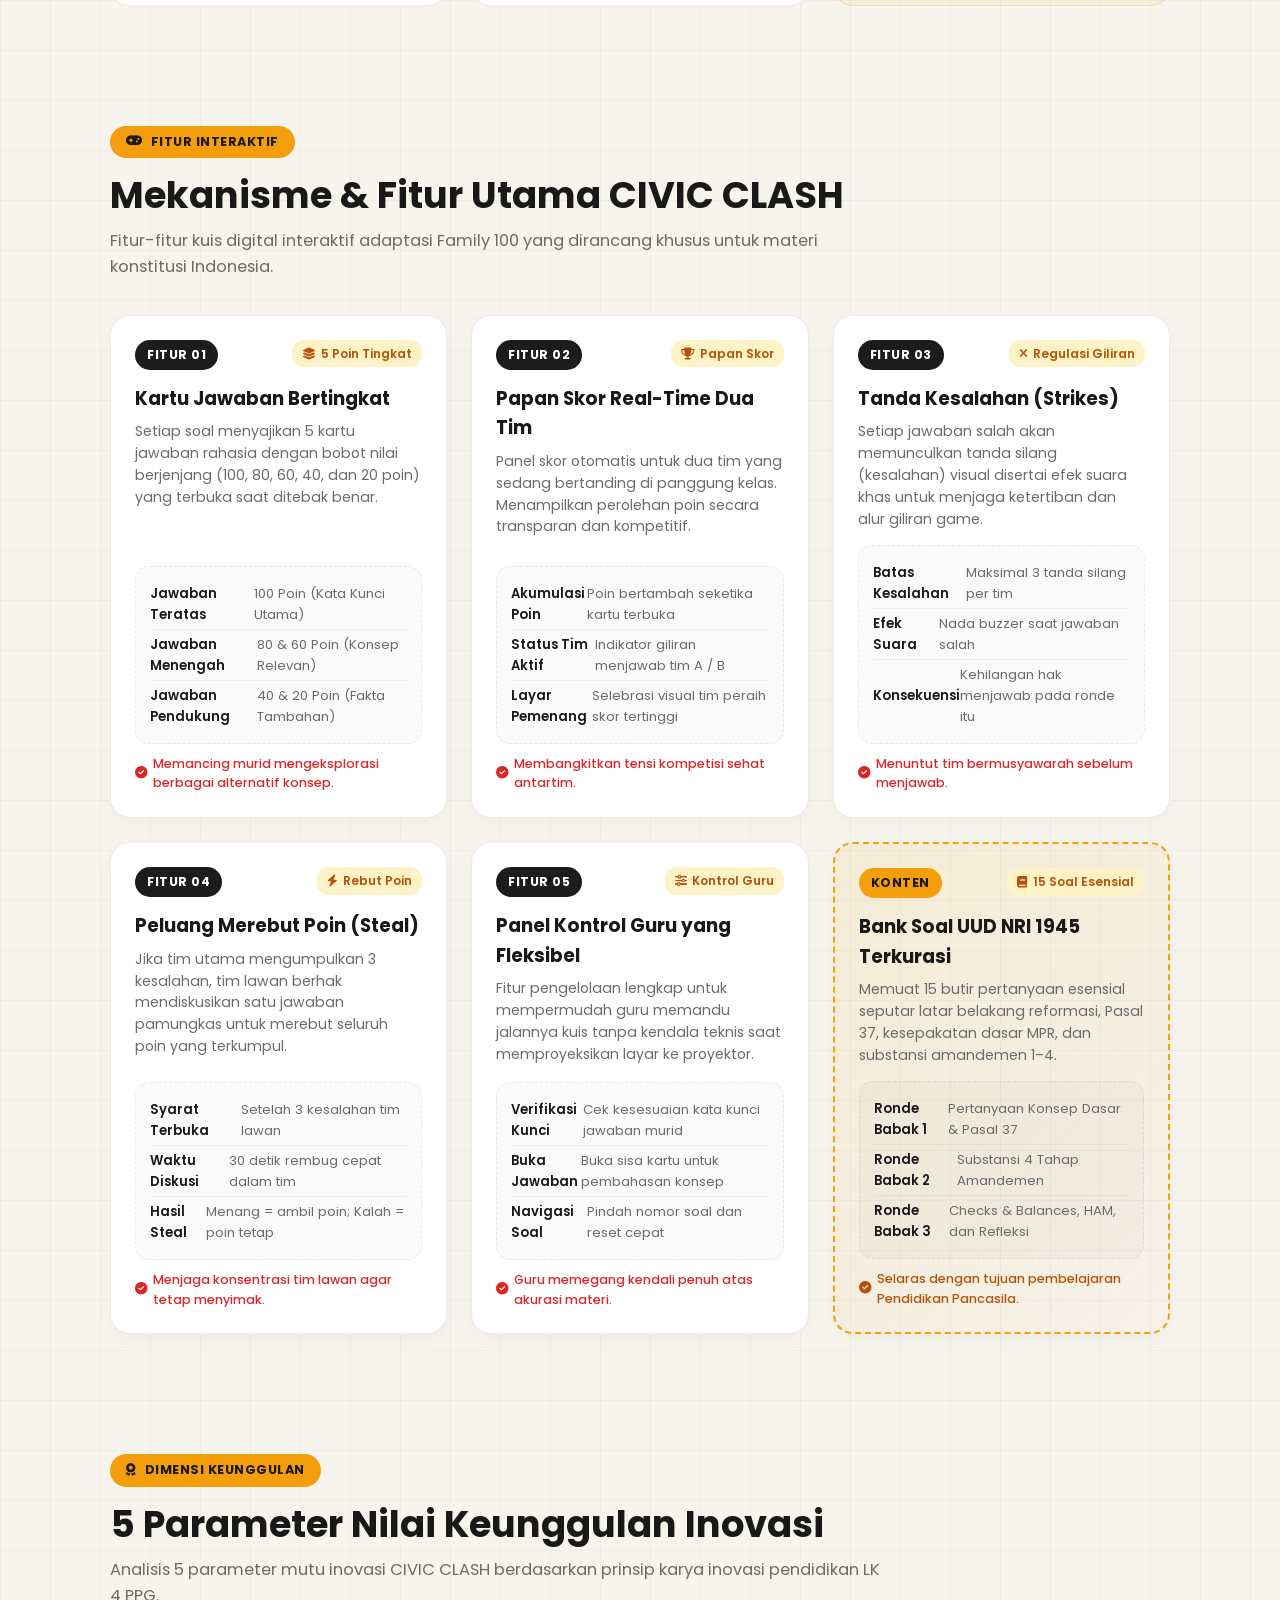
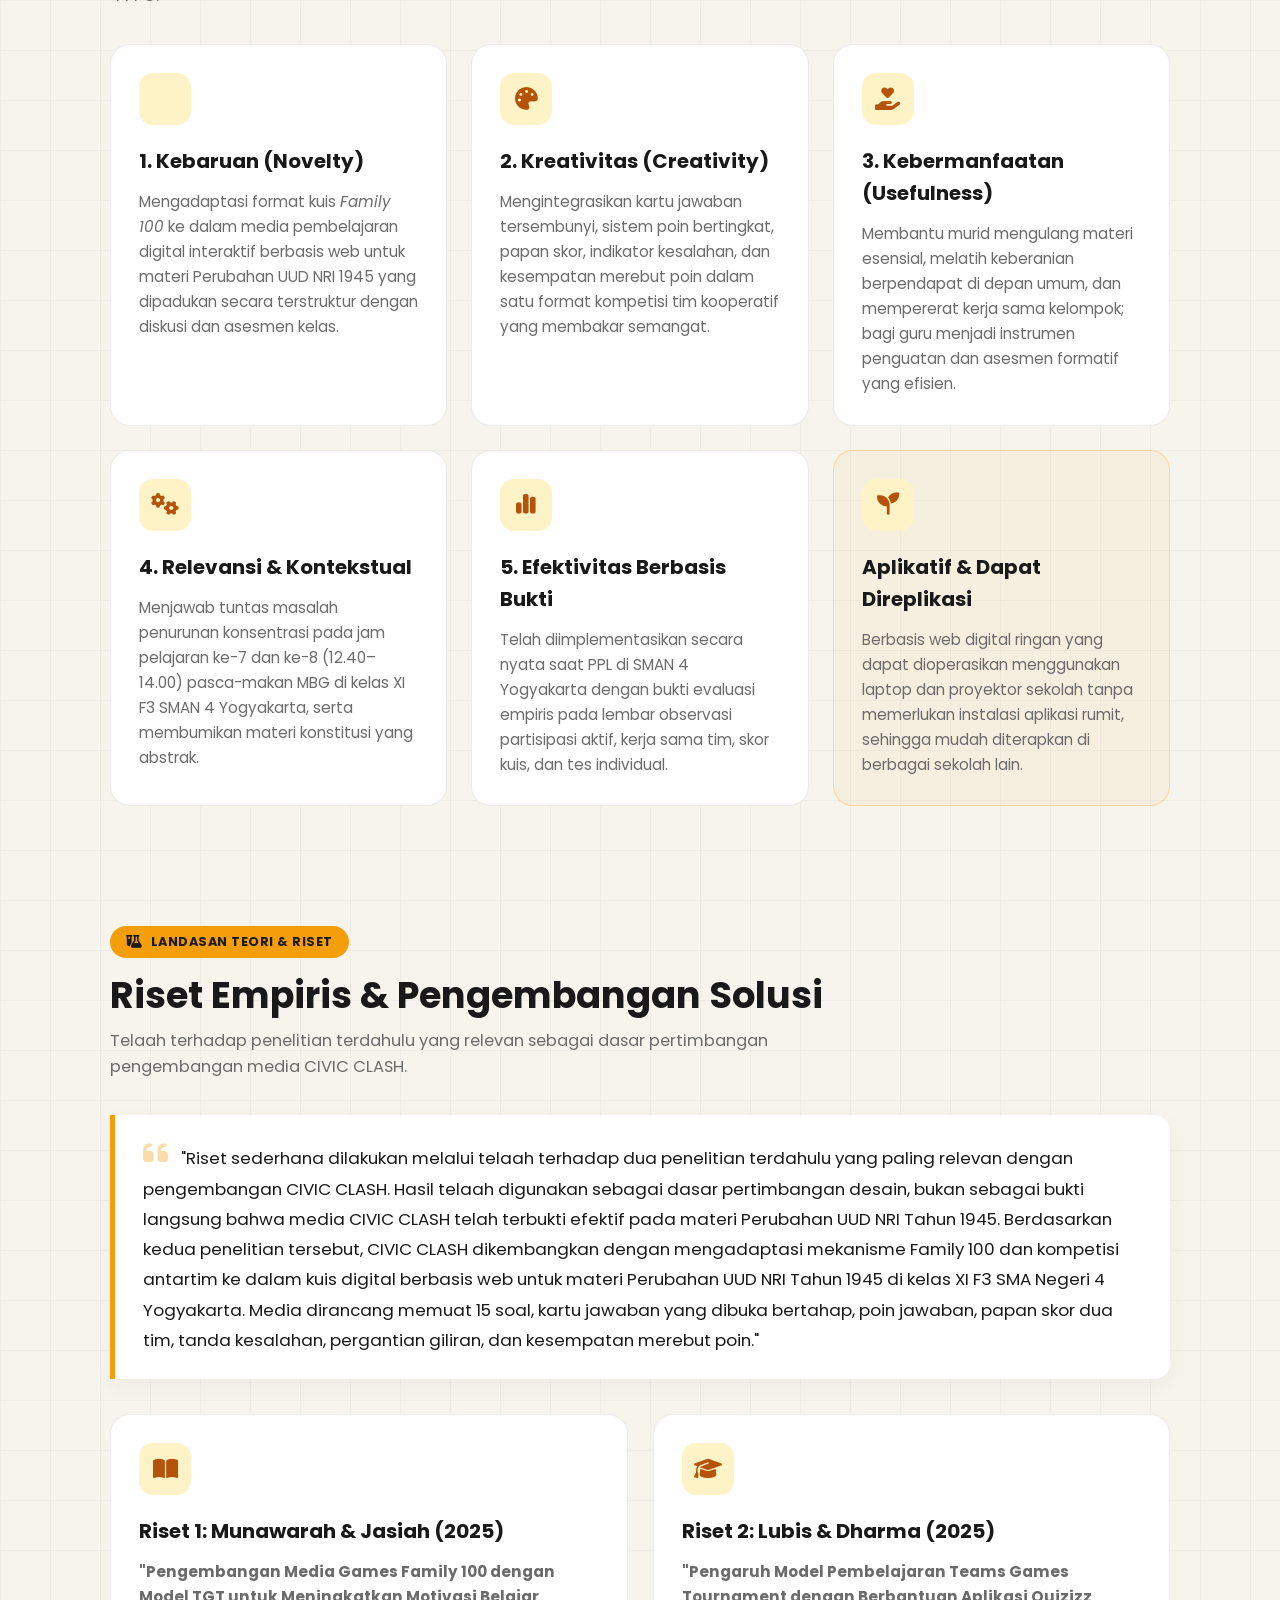
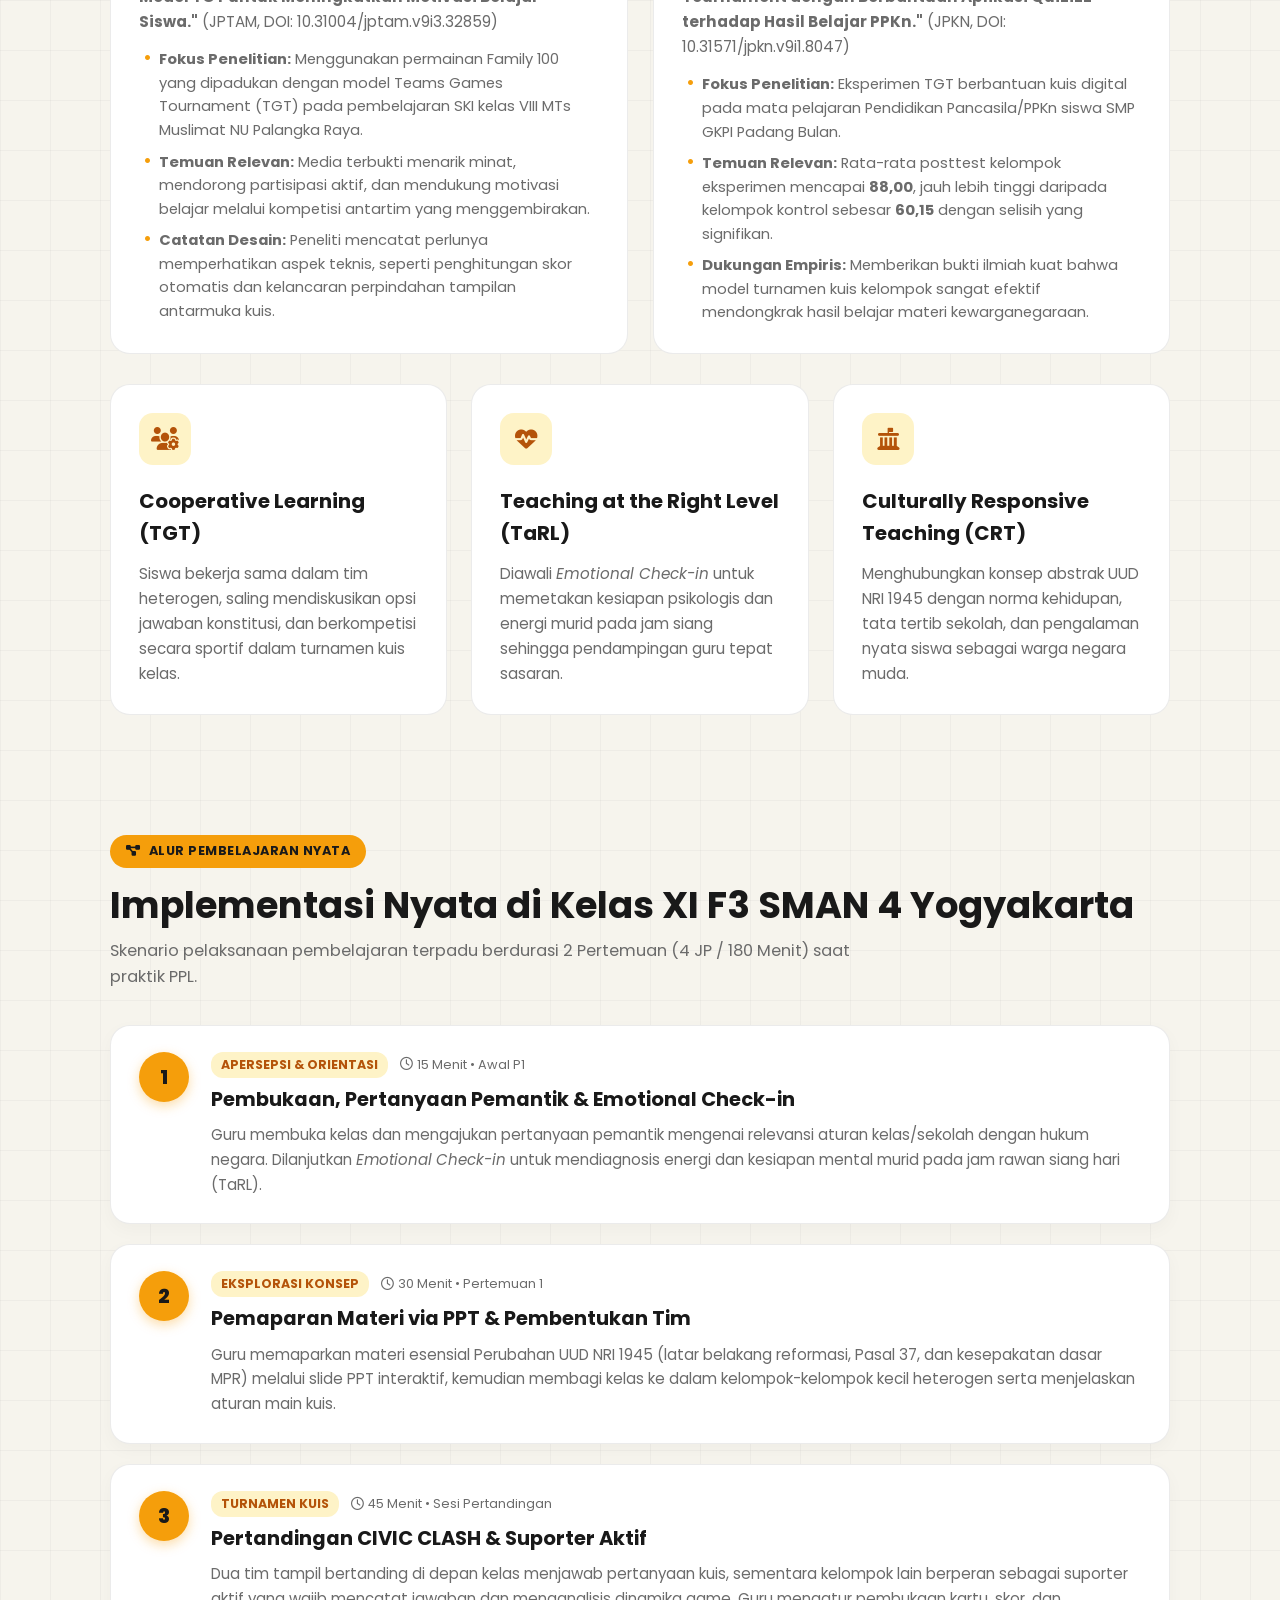
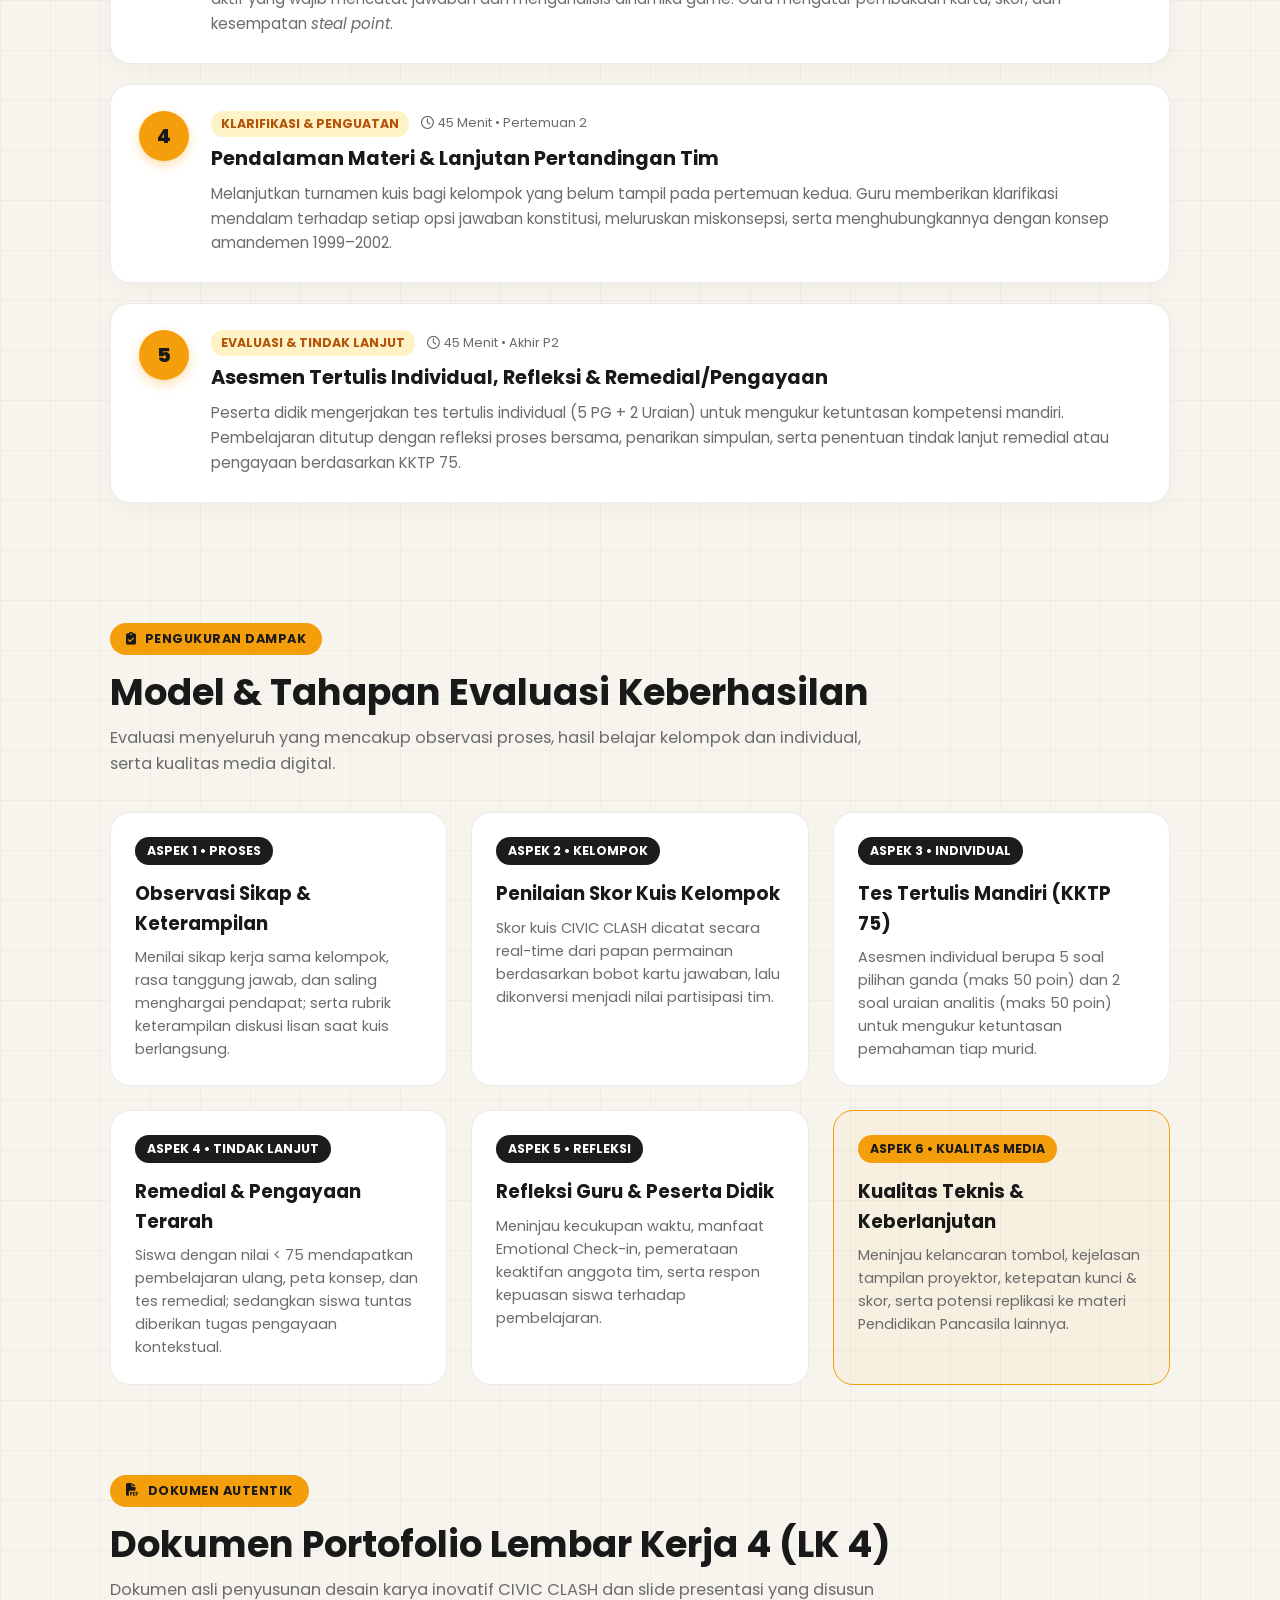
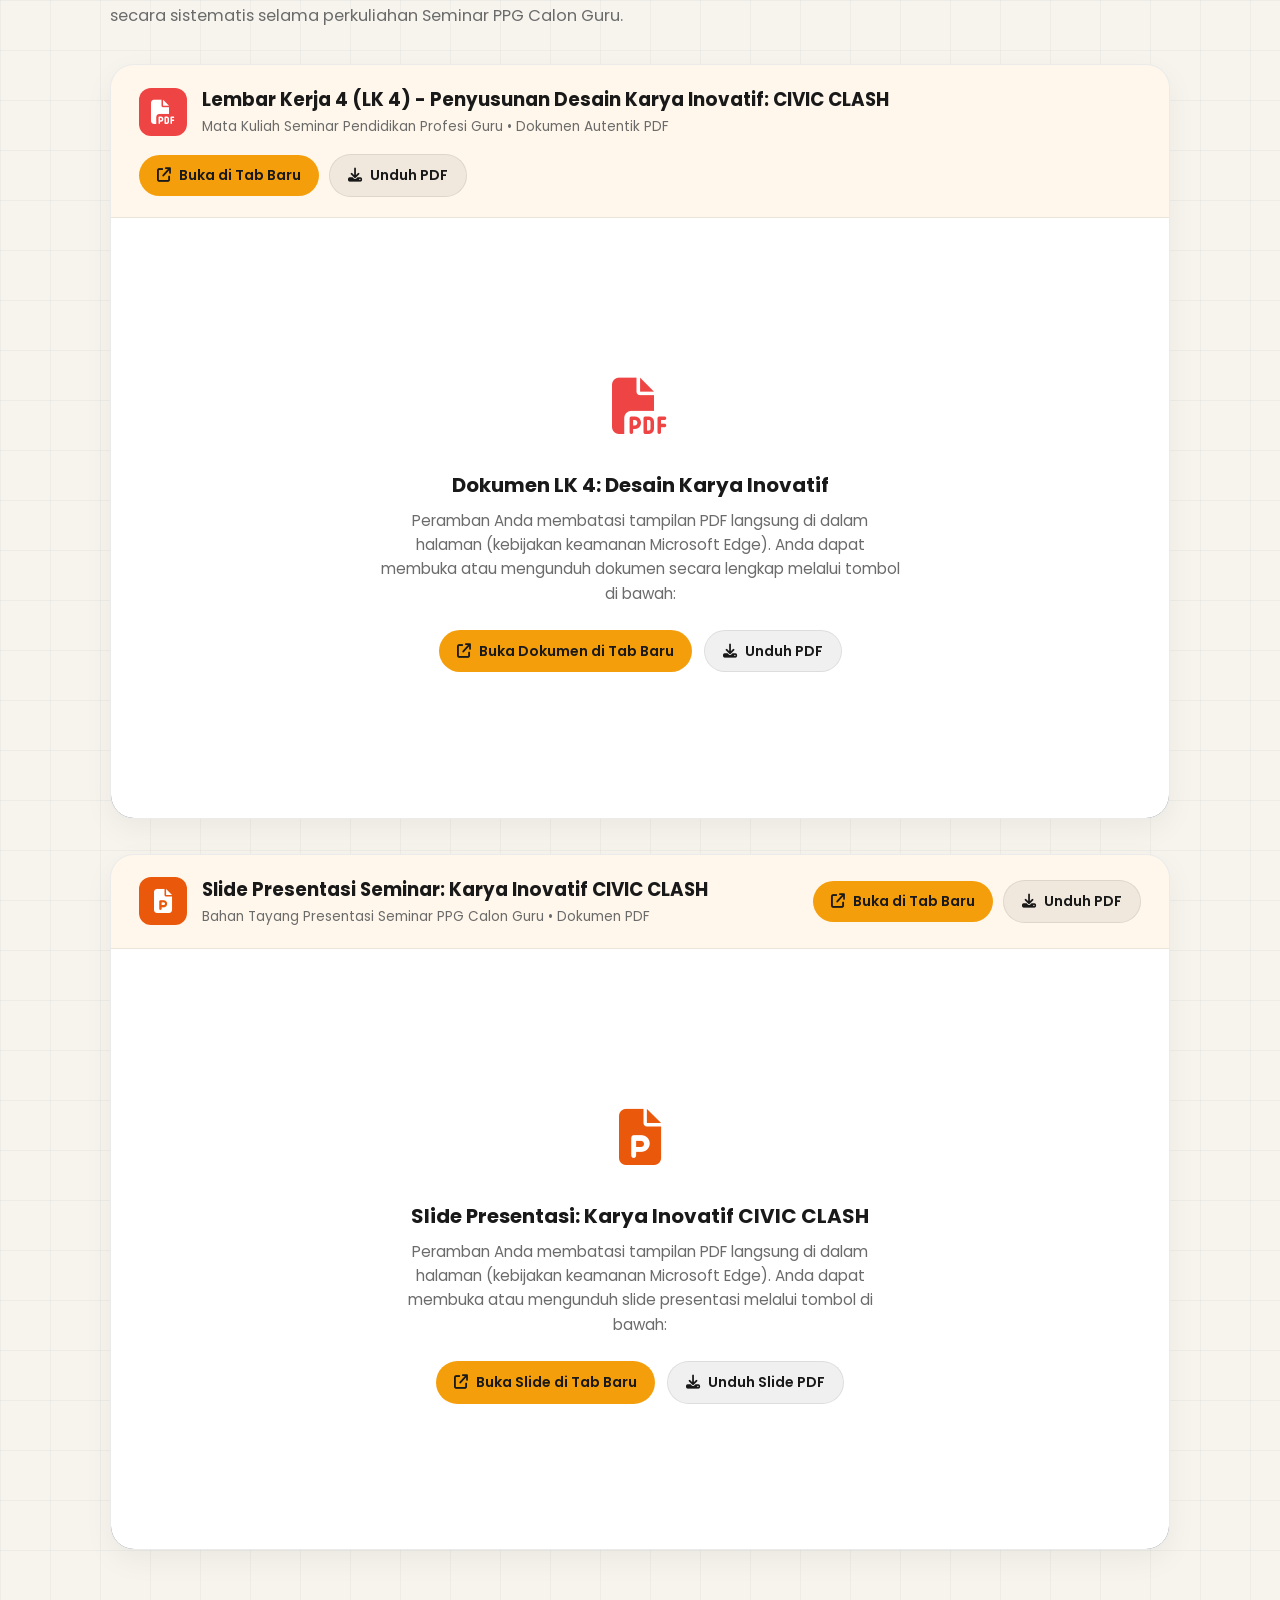
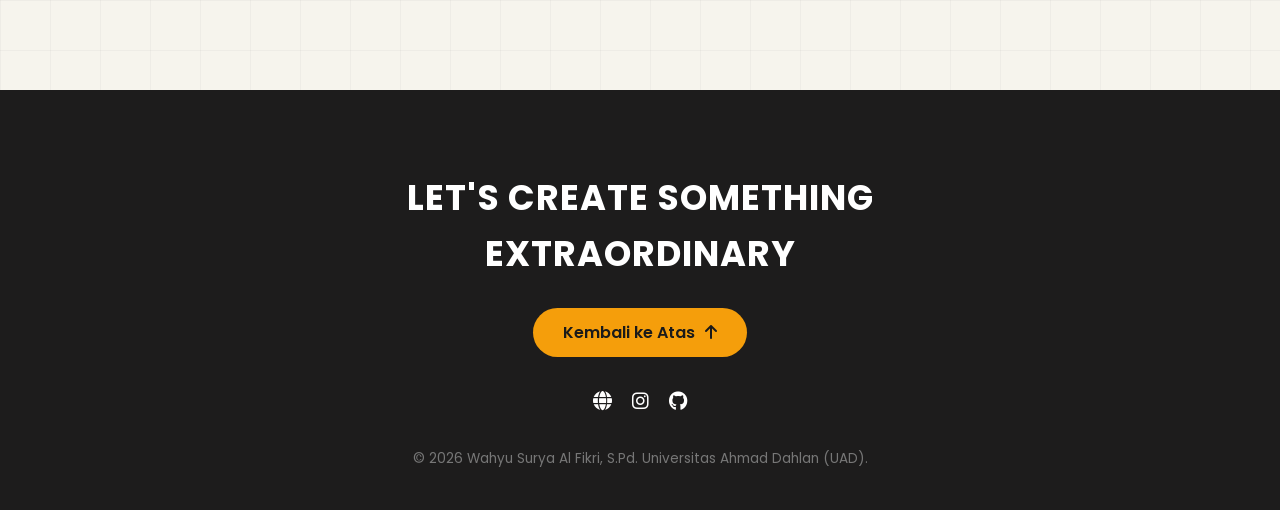
<file: karya.html>
<!doctype html>
<html lang="id">
  <head>
    <meta charset="UTF-8" />
    <meta name="viewport" content="width=device-width, initial-scale=1.0" />
    <title>Karya Inovasi | Wahyu Surya Al Fikri, S.Pd.</title>
    <!-- Fonts -->
    <link href="https://fonts.googleapis.com/css2?family=Poppins:wght@300;400;500;600;700;800&display=swap" rel="stylesheet" />
    <link href="https://fonts.googleapis.com/css2?family=Great+Vibes&display=swap" rel="stylesheet" />
    <!-- FontAwesome -->
    <link rel="stylesheet" href="https://cdnjs.cloudflare.com/ajax/libs/font-awesome/6.4.0/css/all.min.css" />
    <!-- Stylesheets -->
    <link rel="stylesheet" href="css/karya.css" />
    <link rel="stylesheet" href="css/navbar.css" />
    <link rel="shortcut icon" href="images/logo navbar.png" type="image/png" />
  </head>
  <body>
    <!-- ===== NAVBAR ===== -->
    <nav class="navbar" id="mainNavbar">
      <div class="nav-container">
        <a href="index.html" class="logo">
          <img src="images/logo navbar.png" alt="Logo" class="nav-logo-img" />
          <span class="logo-text">E-Portofolio</span>
        </a>
        <ul class="nav-links" id="navLinks">
          <li><a href="index.html">Beranda</a></li>
          <li><a href="visi.html">Visi Pribadi</a></li>
          <li><a href="sem1.html">Semester 1</a></li>
          <li><a href="sem2.html">Semester 2</a></li>
          <li><a href="refleksi.html">Refleksi PPG</a></li>
          <li class="mobile-contact-item">
            <a href="karya.html" class="btn-contact-mobile active"> <i class="fa-solid fa-lightbulb"></i> Karya Inovasi </a>
          </li>
        </ul>
        <div class="nav-right">
          <button class="dark-mode-toggle" id="theme-toggle" aria-label="Ganti Tema"><i class="fa-regular fa-moon"></i></button>
          <a href="karya.html" class="btn-contact desktop-only-btn active">Karya Inovasi</a>
          <button class="nav-toggle" id="navToggle" aria-label="Buka Navigasi" aria-expanded="false">
            <i class="fa-solid fa-bars"></i>
          </button>
        </div>
      </div>
    </nav>

    <!-- ===== PAGE HERO ===== -->
    <header class="page-hero">
      <div class="hero-top reveal">
        <div class="hero-badge"><i class="fa-solid fa-lightbulb"></i> LEMBAR KERJA 4 (LK 4) • DESAIN KARYA INOVATIF</div>
        <h1>CIVIC <span class="highlight">CLASH</span></h1>
        <p class="subtitle">
          Inovasi Media Pembelajaran Kuis Digital Interaktif Berbasis Adaptasi <em>"Family 100"</em> untuk Meningkatkan Antusiasme, Nalar Kritis, dan Partisipasi Aktif Peserta Didik pada Materi Perubahan UUD NRI Tahun 1945 di Kelas XI F3
          SMA Negeri 4 Yogyakarta.
        </p>

        <!-- Metadata Chips -->
        <div class="meta-chips-container">
          <div class="meta-chip">
            <i class="fa-solid fa-users"></i>
            <span>Sasaran: <strong>Kelas XI F3 SMAN 4 Yogyakarta</strong></span>
          </div>
          <div class="meta-chip">
            <i class="fa-solid fa-landmark"></i>
            <span>Mapel: <strong>Pendidikan Pancasila</strong></span>
          </div>
          <div class="meta-chip">
            <i class="fa-solid fa-scale-balanced"></i>
            <span>Materi: <strong>Perubahan UUD NRI Tahun 1945</strong></span>
          </div>
          <div class="meta-chip">
            <i class="fa-solid fa-gamepad"></i>
            <span>Format: <strong>Kuis Digital "Family 100" &amp; TGT</strong></span>
          </div>
          <div class="meta-chip">
            <i class="fa-solid fa-user-tie"></i>
            <span>Pengembang: <strong>Wahyu Surya Al Fikri, S.Pd.</strong></span>
          </div>
          <a href="https://sites.google.com/view/civic-clash/home" target="_blank" class="meta-chip" style="text-decoration: none; color: inherit; cursor: pointer; transition: all 0.2s ease">
            <i class="fa-solid fa-globe" style="color: #3b82f6"></i>
            <span>Website: <strong style="color: #3b82f6">civic-clash (Google Sites)</strong> <i class="fa-solid fa-arrow-up-right-from-square" style="font-size: 0.75rem"></i></span>
          </a>
        </div>
      </div>
    </header>

    <!-- ===== SECTION: LIVE WEBSITE SHOWCASE CIVIC CLASH ===== -->
    <section id="live-website" class="section-container" style="padding-top: 20px; padding-bottom: 50px">
      <div class="section-header reveal">
        <div class="section-badge"><i class="fa-solid fa-globe"></i> Live Website Inovasi</div>
        <h2>Hasil Karya Inovasi: <span class="highlight">Website CIVIC CLASH</span></h2>
        <p>Berikut adalah media pembelajaran kuis digital interaktif berbasis web yang telah dikembangkan dan dipublikasikan secara daring untuk materi Perubahan UUD NRI Tahun 1945 di kelas XI F3 SMA Negeri 4 Yogyakarta.</p>
      </div>

      <!-- Browser Mockup Window -->
      <div class="browser-mockup reveal">
        <div class="browser-bar">
          <div class="browser-controls">
            <div class="browser-dots">
              <span class="browser-dot dot-red"></span>
              <span class="browser-dot dot-yellow"></span>
              <span class="browser-dot dot-green"></span>
            </div>
            <div class="browser-nav-icons">
              <i class="fa-solid fa-arrow-left"></i>
              <i class="fa-solid fa-arrow-right"></i>
              <i class="fa-solid fa-rotate-right"></i>
            </div>
          </div>
          <div class="browser-address-container">
            <i class="fa-solid fa-lock" style="color: #10b981; font-size: 0.85rem"></i>
            <span class="url-text">https://sites.google.com/view/civic-clash/home</span>
          </div>
          <div class="browser-actions">
            <a href="https://sites.google.com/view/civic-clash/home" target="_blank" class="browser-open-btn"> <i class="fa-solid fa-arrow-up-right-from-square"></i> Buka Layar Penuh </a>
          </div>
        </div>

        <div class="browser-frame-wrap" style="height: auto; min-height: unset; background: transparent">
          <div class="app-showcase-container">
            <!-- App Hero Banner -->
            <div class="app-hero-banner">
              <div class="app-brand-badge"><i class="fa-solid fa-gamepad"></i> MEDIA PEMBELAJARAN DIGITAL &bull; GOOGLE SITES</div>
              <h1 class="app-title">CIVIC <span class="highlight">CLASH</span></h1>
              <p class="app-desc">
                Inovasi Media Pembelajaran Kuis Digital Interaktif Berbasis Adaptasi <em>"Family 100"</em> &amp; Model <em>Teams Games Tournament (TGT)</em> pada Materi Perubahan UUD NRI Tahun 1945 di Kelas XI F3 SMA Negeri 4 Yogyakarta.
              </p>
              <div class="app-status-row">
                <span class="status-indicator"><span class="pulse-dot"></span> Web Live &bull; Siap Dimainkan</span>
                <span class="status-tag"><i class="fa-solid fa-school"></i> SMAN 4 Yogyakarta</span>
                <span class="status-tag"><i class="fa-solid fa-user-tie"></i> Wahyu Surya Al Fikri, S.Pd.</span>
              </div>
            </div>

            <!-- Interactive Game Stage Preview -->
            <div class="game-stage-preview">
              <!-- Team A Score Card -->
              <div class="game-team-card team-red">
                <div class="team-header">
                  <span class="team-badge">TIM MERAH</span>
                  <span class="team-status active-turn"><i class="fa-solid fa-play"></i> Giliran Menjawab</span>
                </div>
                <div class="team-name">TIM GARUDA 1</div>
                <div class="team-score">240 <span class="pts">PTS</span></div>
                <div class="team-strikes">
                  <span class="strike" title="Strike 1"><i class="fa-solid fa-xmark"></i></span>
                  <span class="strike" title="Strike 2"><i class="fa-solid fa-xmark"></i></span>
                  <span class="strike empty" title="Kesempatan Tersisa"></span>
                </div>
              </div>

              <!-- Family 100 Board Question & Cards -->
              <div class="game-board-center">
                <div class="board-question-box">
                  <span class="q-tag">RONDE 01 &bull; KESEPAKATAN DASAR MPR</span>
                  <h4>"Sebutkan 5 Kesepakatan Dasar MPR dalam Melakukan Perubahan UUD NRI Tahun 1945!"</h4>
                </div>
                <div class="board-cards-grid">
                  <div class="board-card">
                    <span class="card-num">1</span>
                    <span class="card-text">Tidak mengubah Pembukaan UUD NRI Tahun 1945</span>
                    <span class="card-pts">100</span>
                  </div>
                  <div class="board-card">
                    <span class="card-num">2</span>
                    <span class="card-text">Tetap mempertahankan Negara Kesatuan Republik Indonesia (NKRI)</span>
                    <span class="card-pts">80</span>
                  </div>
                  <div class="board-card">
                    <span class="card-num">3</span>
                    <span class="card-text">Mempertegas sistem pemerintahan presidensiil</span>
                    <span class="card-pts">60</span>
                  </div>
                  <div class="board-card">
                    <span class="card-num">4</span>
                    <span class="card-text">Memasukkan penjelasan normatif ke dalam pasal-pasal (batang tubuh)</span>
                    <span class="card-pts">40</span>
                  </div>
                  <div class="board-card">
                    <span class="card-num">5</span>
                    <span class="card-text">Melakukan perubahan dengan cara adendum</span>
                    <span class="card-pts">20</span>
                  </div>
                </div>
              </div>

              <!-- Team B Score Card -->
              <div class="game-team-card team-blue">
                <div class="team-header">
                  <span class="team-badge">TIM PUTIH</span>
                  <span class="team-status ready-steal"><i class="fa-solid fa-bolt"></i> Siap Merebut Poin</span>
                </div>
                <div class="team-name">TIM NUSANTARA 2</div>
                <div class="team-score">180 <span class="pts">PTS</span></div>
                <div class="team-strikes">
                  <span class="strike" title="Strike 1"><i class="fa-solid fa-xmark"></i></span>
                  <span class="strike empty" title="Kesempatan Tersisa"></span>
                  <span class="strike empty" title="Kesempatan Tersisa"></span>
                </div>
              </div>
            </div>

            <!-- Launch Action Bar -->
            <div class="app-launch-action">
              <a href="https://sites.google.com/view/civic-clash/home" target="_blank" class="launch-btn-primary">
                <i class="fa-solid fa-rocket"></i> Buka &amp; Mainkan Game di Website Resmi (Google Sites) <i class="fa-solid fa-arrow-up-right-from-square"></i>
              </a>
              <p class="launch-footnote">
                <i class="fa-solid fa-circle-check" style="color: #10b981"></i> <em>Website CIVIC CLASH telah dipublikasikan secara daring. Klik tombol di atas untuk membuka media dan memainkan kuis secara penuh di tab baru.</em>
              </p>
            </div>
          </div>
        </div>
      </div>

      <!-- Quick Action Buttons -->
      <div style="display: flex; gap: 15px; flex-wrap: wrap; align-items: center; justify-content: center; margin-top: 25px" class="reveal">
        <a
          href="https://sites.google.com/view/civic-clash/home"
          target="_blank"
          class="btn-primary"
          style="display: inline-flex; align-items: center; gap: 10px; padding: 12px 30px; font-size: 1rem; border-radius: 50px; text-decoration: none"
        >
          <i class="fa-solid fa-globe"></i> Kunjungi Website Resmi CIVIC CLASH <i class="fa-solid fa-arrow-up-right-from-square"></i>
        </a>
        <a href="document/PPT Seminar PPG.pdf" target="_blank" class="doc-btn doc-btn-secondary" style="padding: 12px 24px; border-radius: 50px"> <i class="fa-solid fa-file-powerpoint" style="color: #ea580c"></i> Slide Presentasi (PDF) </a>
        <a href="#dokumen-lk4" class="doc-btn doc-btn-secondary" style="padding: 12px 24px; border-radius: 50px"> <i class="fa-solid fa-file-pdf" style="color: #ef4444"></i> Dokumen LK 4 Lengkap </a>
      </div>

      <!-- Browser Notice Box -->
      <div class="browser-notice-box reveal">
        <div class="notice-icon"><i class="fa-solid fa-circle-info"></i></div>
        <div class="notice-text">
          <p>
            <strong>Informasi Akses &amp; Keamanan Web:</strong> Tampilan di atas merupakan simulasi panggung permainan digital <em>CIVIC CLASH</em>. Karena kebijakan keamanan resmi Google (<em>X-Frame-Options: DENY</em>) yang melindungi
            halaman Google Sites dari penyematan bingkai liar (anti-clickjacking), permainan interaktif dapat dimainkan secara utuh dan responsif dengan mengklik tombol <strong>"Buka &amp; Mainkan Game di Website Resmi"</strong> di atas
            untuk membuka Google Sites di tab baru.
          </p>
        </div>
      </div>
    </section>

    <!-- ===== SECTION 1: IDENTIFIKASI KEBUTUHAN & TANTANGAN ===== -->
    <section id="identifikasi" class="section-container">
      <div class="section-header reveal">
        <div class="section-badge"><i class="fa-solid fa-magnifying-glass-chart"></i> Latar Belakang &amp; Analisis</div>
        <h2>Identifikasi <span class="highlight">Kebutuhan &amp; Tantangan</span></h2>
        <p>Refleksi analitis terhadap kondisi riil pembelajaran Pendidikan Pancasila di kelas XI F3 SMA Negeri 4 Yogyakarta sebelum merumuskan solusi inovasi.</p>
      </div>

      <!-- Lead Quote dari PDF -->
      <div class="lead-quote-box reveal">
        <i class="fa-solid fa-quote-left quote-mark"></i>
        "Berdasarkan hasil amatan selama pelaksanaan PPL di SMA Negeri 4 Yogyakarta, khususnya pada pembelajaran Pendidikan Pancasila di kelas XI F3, ditemukan tantangan yang berkaitan dengan waktu pelaksanaan pembelajaran dan partisipasi
        peserta didik. Pembelajaran pada jam pelajaran ke-7 dan ke-8 berlangsung pukul 12.40–14.00, setelah peserta didik menjalani istirahat kedua dan makan program Makan Bergizi Gratis (MBG). Pada waktu tersebut, sebagian peserta didik
        tampak mengalami penurunan fokus, mengantuk, dan kurang menunjukkan antusiasme dalam mengikuti pembelajaran. Kondisi ini menjadi tantangan bagi guru untuk menjaga perhatian serta keterlibatan peserta didik, terutama ketika materi
        yang dipelajari adalah Perubahan UUD Negara Republik Indonesia Tahun 1945 yang memerlukan pemahaman konsep dan kemampuan mengingat informasi penting. Selain itu, ketika kegiatan diskusi berlangsung, peserta didik cenderung malu atau
        ragu untuk menyampaikan jawaban saat guru mengajukan pertanyaan. Akibatnya, partisipasi lisan belum merata dan guru perlu menyediakan suasana belajar yang lebih nyaman agar peserta didik berani mencoba menjawab tanpa takut salah."
      </div>

      <div class="grid-2">
        <div class="info-card reveal">
          <div class="card-icon-box"><i class="fa-solid fa-triangle-exclamation"></i></div>
          <h3>Tantangan Nyata di Lapangan</h3>
          <p>Kendala utama yang dihadapi pada pembelajaran jam siang di kelas XI F3:</p>
          <ul>
            <li><strong>Jam Kritis Siang Hari (JP 7–8):</strong> Berlangsung pukul 12.40–14.00 pasca-istirahat kedua dan makan program MBG, memicu rasa kantuk dan penurunan fokus drastis.</li>
            <li><strong>Materi Konseptual &amp; Padat:</strong> Perubahan UUD NRI 1945 menuntut pemahaman kronologi historis, substansi pasal, dan daya ingat fakta konstitusi yang kuat.</li>
            <li><strong>Hambatan Partisipasi Lisan:</strong> Peserta didik cenderung merasa malu, ragu, atau takut salah saat diminta merespons pertanyaan guru secara lisan.</li>
            <li><strong>Partisipasi Belum Merata:</strong> Keaktifan diskusi kelas sering kali didominasi oleh segelintir siswa saja jika tidak difasilitasi format interaksi yang inklusif.</li>
          </ul>
        </div>

        <div class="info-card reveal">
          <div class="card-icon-box"><i class="fa-solid fa-bullseye"></i></div>
          <h3>Kebutuhan Solusi Inovatif</h3>
          <p>Karakteristik solusi media dan strategi pembelajaran yang dibutuhkan:</p>
          <ul>
            <li><strong>Pembangkit Fokus &amp; Energi Siang:</strong> Media interaktif dinamis yang mampu membakar kembali atensi dan semangat belajar siswa secara instan.</li>
            <li><strong>Gamifikasi Edukatif yang Nyaman:</strong> Format permainan kuis beregu yang menurunkan kecemasan siswa sehingga berani menjawab tanpa takut salah.</li>
            <li><strong>Kolaborasi Tim Heterogen:</strong> Mendorong diskusi kelompok sebaya agar jawaban dirumuskan bersama melalui musyawarah tim.</li>
            <li><strong>Penguatan Konsep Konstitusi:</strong> Tidak hanya menghibur, melainkan menjadi jembatan penguatan pemahaman materi amandemen UUD NRI 1945.</li>
          </ul>
        </div>
      </div>
    </section>

    <!-- ===== SECTION 2: GAGASAN & TUJUAN INOVASI ===== -->
    <section id="gagasan" class="section-container">
      <div class="section-header reveal">
        <div class="section-badge"><i class="fa-solid fa-compass-drafting"></i> Konsep Inovasi</div>
        <h2>Gagasan &amp; 5 Tujuan <span class="highlight">CIVIC CLASH</span></h2>
        <p>Mengadaptasi format kuis legendaris "Family 100" menjadi media pembelajaran digital interaktif bermakna.</p>
      </div>

      <!-- Lead Quote dari PDF -->
      <div class="lead-quote-box reveal">
        <i class="fa-solid fa-quote-left quote-mark"></i>
        "Gagasan inovasi adalah mengadaptasi format kuis <strong>'Family 100'</strong> menjadi media pembelajaran digital <strong>CIVIC CLASH</strong> yang secara khusus memuat materi Perubahan UUD NRI Tahun 1945. Peserta didik bermain
        dalam tim, mendiskusikan kemungkinan jawaban, lalu menyampaikan jawaban secara bergiliran. Kartu jawaban dibuka berdasarkan jawaban yang sesuai dengan kunci, dan poin diberikan sesuai rancangan permainan. Tanda kesalahan, pergantian
        tim, kesempatan merebut poin, papan skor, serta efek suara membantu menjaga alur permainan dan keterlibatan kelas. Inovasi ini tidak berdiri sendiri sebagai hiburan, tetapi dipadukan dengan penjelasan materi melalui PPT, diskusi,
        klarifikasi guru, pendalaman konsep, dan asesmen akhir. Dalam modul ajar, pendekatan Cooperative Learning dipadukan dengan Team Game Tournament (TGT), TaRL, dan CRT agar permainan tetap terarah pada tujuan pembelajaran dan kebutuhan
        peserta didik."
      </div>

      <!-- 5 Rumusan Tujuan Inovasi -->
      <div class="grid-3">
        <div class="info-card reveal">
          <div class="card-icon-box"><i class="fa-solid fa-book-bookmark"></i></div>
          <h3>1. Pemahaman Prosedur Pasal 37</h3>
          <p>Membantu peserta didik memahami latar belakang, prinsip esensial, dan tata cara perubahan UUD NRI Tahun 1945 berdasarkan Pasal 37.</p>
        </div>
        <div class="info-card reveal">
          <div class="card-icon-box"><i class="fa-solid fa-scale-balanced"></i></div>
          <h3>2. Analisis 4 Tahap Amandemen</h3>
          <p>Memperkuat kemampuan menganalisis amandemen 1999–2002 serta muatan demokrasi, <em>checks and balances</em>, HAM, dan prinsip negara hukum.</p>
        </div>
        <div class="info-card reveal">
          <div class="card-icon-box"><i class="fa-solid fa-people-arrows"></i></div>
          <h3>3. Refleksi Dampak bagi Warga Negara</h3>
          <p>Membantu peserta didik merefleksikan signifikansi dan konsekuensi amandemen konstitusi bagi jaminan hak warga negara dalam kehidupan sehari-hari.</p>
        </div>
        <div class="info-card reveal">
          <div class="card-icon-box"><i class="fa-solid fa-comments"></i></div>
          <h3>4. Keberanian Berpendapat &amp; Tim</h3>
          <p>Meningkatkan keterlibatan aktif, keberanian lisan menjawab pertanyaan, kemampuan menyimak, serta kerja sama kolaboratif antarsiswa.</p>
        </div>
        <div class="info-card reveal">
          <div class="card-icon-box"><i class="fa-solid fa-clipboard-check"></i></div>
          <h3>5. Asesmen Formatif Menyenangkan</h3>
          <p>Menyediakan media penguatan materi dan alat asesmen formatif yang menggembirakan, transparan, dan terukur bagi guru dan siswa.</p>
        </div>
        <div class="info-card reveal" style="background: rgba(245, 158, 11, 0.05); border-color: rgba(245, 158, 11, 0.3)">
          <div class="card-icon-box"><i class="fa-solid fa-shield-halved"></i></div>
          <h3>Selaras KKTP Modul Ajar</h3>
          <p>Menjadi basis instrumen evaluasi yang akurat: observasi sikap/keterampilan, skor kelompok, tes individual tertulis, dan refleksi berkala.</p>
        </div>
      </div>
    </section>

    <!-- ===== SECTION 3: MEKANISME & FITUR PERMAINAN CIVIC CLASH ===== -->
    <section id="pos-sirkuit" class="section-container">
      <div class="section-header reveal">
        <div class="section-badge"><i class="fa-solid fa-gamepad"></i> Fitur Interaktif</div>
        <h2>Mekanisme &amp; Fitur Utama <span class="highlight">CIVIC CLASH</span></h2>
        <p>Fitur-fitur kuis digital interaktif adaptasi Family 100 yang dirancang khusus untuk materi konstitusi Indonesia.</p>
      </div>

      <div class="grid-3">
        <!-- Fitur 1 -->
        <div class="pos-station-card reveal">
          <div class="pos-header">
            <span class="pos-badge">FITUR 01</span>
            <span class="pos-target-tag"><i class="fa-solid fa-layer-group"></i> 5 Poin Tingkat</span>
          </div>
          <h3>Kartu Jawaban Bertingkat</h3>
          <p>Setiap soal menyajikan 5 kartu jawaban rahasia dengan bobot nilai berjenjang (100, 80, 60, 40, dan 20 poin) yang terbuka saat ditebak benar.</p>
          <div class="pos-levels">
            <div class="level-row"><span class="level-name">Jawaban Teratas</span><span class="level-desc">100 Poin (Kata Kunci Utama)</span></div>
            <div class="level-row"><span class="level-name">Jawaban Menengah</span><span class="level-desc">80 &amp; 60 Poin (Konsep Relevan)</span></div>
            <div class="level-row"><span class="level-name">Jawaban Pendukung</span><span class="level-desc">40 &amp; 20 Poin (Fakta Tambahan)</span></div>
          </div>
          <div class="pos-safety-tip"><i class="fa-solid fa-circle-check"></i> Memancing murid mengeksplorasi berbagai alternatif konsep.</div>
        </div>

        <!-- Fitur 2 -->
        <div class="pos-station-card reveal">
          <div class="pos-header">
            <span class="pos-badge">FITUR 02</span>
            <span class="pos-target-tag"><i class="fa-solid fa-trophy"></i> Papan Skor</span>
          </div>
          <h3>Papan Skor Real-Time Dua Tim</h3>
          <p>Panel skor otomatis untuk dua tim yang sedang bertanding di panggung kelas. Menampilkan perolehan poin secara transparan dan kompetitif.</p>
          <div class="pos-levels">
            <div class="level-row"><span class="level-name">Akumulasi Poin</span><span class="level-desc">Poin bertambah seketika kartu terbuka</span></div>
            <div class="level-row"><span class="level-name">Status Tim Aktif</span><span class="level-desc">Indikator giliran menjawab tim A / B</span></div>
            <div class="level-row"><span class="level-name">Layar Pemenang</span><span class="level-desc">Selebrasi visual tim peraih skor tertinggi</span></div>
          </div>
          <div class="pos-safety-tip"><i class="fa-solid fa-circle-check"></i> Membangkitkan tensi kompetisi sehat antartim.</div>
        </div>

        <!-- Fitur 3 -->
        <div class="pos-station-card reveal">
          <div class="pos-header">
            <span class="pos-badge">FITUR 03</span>
            <span class="pos-target-tag"><i class="fa-solid fa-xmark"></i> Regulasi Giliran</span>
          </div>
          <h3>Tanda Kesalahan (Strikes)</h3>
          <p>Setiap jawaban salah akan memunculkan tanda silang (kesalahan) visual disertai efek suara khas untuk menjaga ketertiban dan alur giliran game.</p>
          <div class="pos-levels">
            <div class="level-row"><span class="level-name">Batas Kesalahan</span><span class="level-desc">Maksimal 3 tanda silang per tim</span></div>
            <div class="level-row"><span class="level-name">Efek Suara</span><span class="level-desc">Nada buzzer saat jawaban salah</span></div>
            <div class="level-row"><span class="level-name">Konsekuensi</span><span class="level-desc">Kehilangan hak menjawab pada ronde itu</span></div>
          </div>
          <div class="pos-safety-tip"><i class="fa-solid fa-circle-check"></i> Menuntut tim bermusyawarah sebelum menjawab.</div>
        </div>

        <!-- Fitur 4 -->
        <div class="pos-station-card reveal">
          <div class="pos-header">
            <span class="pos-badge">FITUR 04</span>
            <span class="pos-target-tag"><i class="fa-solid fa-bolt"></i> Rebut Poin</span>
          </div>
          <h3>Peluang Merebut Poin (Steal)</h3>
          <p>Jika tim utama mengumpulkan 3 kesalahan, tim lawan berhak mendiskusikan satu jawaban pamungkas untuk merebut seluruh poin yang terkumpul.</p>
          <div class="pos-levels">
            <div class="level-row"><span class="level-name">Syarat Terbuka</span><span class="level-desc">Setelah 3 kesalahan tim lawan</span></div>
            <div class="level-row"><span class="level-name">Waktu Diskusi</span><span class="level-desc">30 detik rembug cepat dalam tim</span></div>
            <div class="level-row"><span class="level-name">Hasil Steal</span><span class="level-desc">Menang = ambil poin; Kalah = poin tetap</span></div>
          </div>
          <div class="pos-safety-tip"><i class="fa-solid fa-circle-check"></i> Menjaga konsentrasi tim lawan agar tetap menyimak.</div>
        </div>

        <!-- Fitur 5 -->
        <div class="pos-station-card reveal">
          <div class="pos-header">
            <span class="pos-badge">FITUR 05</span>
            <span class="pos-target-tag"><i class="fa-solid fa-sliders"></i> Kontrol Guru</span>
          </div>
          <h3>Panel Kontrol Guru yang Fleksibel</h3>
          <p>Fitur pengelolaan lengkap untuk mempermudah guru memandu jalannya kuis tanpa kendala teknis saat memproyeksikan layar ke proyektor.</p>
          <div class="pos-levels">
            <div class="level-row"><span class="level-name">Verifikasi Kunci</span><span class="level-desc">Cek kesesuaian kata kunci jawaban murid</span></div>
            <div class="level-row"><span class="level-name">Buka Jawaban</span><span class="level-desc">Buka sisa kartu untuk pembahasan konsep</span></div>
            <div class="level-row"><span class="level-name">Navigasi Soal</span><span class="level-desc">Pindah nomor soal dan reset cepat</span></div>
          </div>
          <div class="pos-safety-tip"><i class="fa-solid fa-circle-check"></i> Guru memegang kendali penuh atas akurasi materi.</div>
        </div>

        <!-- Fitur 6 -->
        <div class="pos-station-card reveal" style="background: linear-gradient(135deg, rgba(245, 158, 11, 0.1), rgba(245, 158, 11, 0.02)); border: 2px dashed var(--accent)">
          <div class="pos-header">
            <span class="pos-badge" style="background: var(--accent); color: #191919">KONTEN</span>
            <span class="pos-target-tag"><i class="fa-solid fa-book"></i> 15 Soal Esensial</span>
          </div>
          <h3>Bank Soal UUD NRI 1945 Terkurasi</h3>
          <p>Memuat 15 butir pertanyaan esensial seputar latar belakang reformasi, Pasal 37, kesepakatan dasar MPR, dan substansi amandemen 1–4.</p>
          <div class="pos-levels">
            <div class="level-row"><span class="level-name">Ronde Babak 1</span><span class="level-desc">Pertanyaan Konsep Dasar &amp; Pasal 37</span></div>
            <div class="level-row"><span class="level-name">Ronde Babak 2</span><span class="level-desc">Substansi 4 Tahap Amandemen</span></div>
            <div class="level-row"><span class="level-name">Ronde Babak 3</span><span class="level-desc">Checks &amp; Balances, HAM, dan Refleksi</span></div>
          </div>
          <div class="pos-safety-tip" style="color: var(--accent-dark)"><i class="fa-solid fa-circle-check"></i> Selaras dengan tujuan pembelajaran Pendidikan Pancasila.</div>
        </div>
      </div>
    </section>

    <!-- ===== SECTION 4: 5 DIMENSI KEUNGGULAN PRODUK ===== -->
    <section id="keunggulan" class="section-container">
      <div class="section-header reveal">
        <div class="section-badge"><i class="fa-solid fa-award"></i> Dimensi Keunggulan</div>
        <h2>5 Parameter Nilai <span class="highlight">Keunggulan Inovasi</span></h2>
        <p>Analisis 5 parameter mutu inovasi CIVIC CLASH berdasarkan prinsip karya inovasi pendidikan LK 4 PPG.</p>
      </div>

      <div class="grid-3">
        <div class="info-card reveal">
          <div class="card-icon-box"><i class="fa-solid fa-sparkles"></i></div>
          <h3>1. Kebaruan (Novelty)</h3>
          <p>Mengadaptasi format kuis <em>Family 100</em> ke dalam media pembelajaran digital interaktif berbasis web untuk materi Perubahan UUD NRI 1945 yang dipadukan secara terstruktur dengan diskusi dan asesmen kelas.</p>
        </div>

        <div class="info-card reveal">
          <div class="card-icon-box"><i class="fa-solid fa-palette"></i></div>
          <h3>2. Kreativitas (Creativity)</h3>
          <p>Mengintegrasikan kartu jawaban tersembunyi, sistem poin bertingkat, papan skor, indikator kesalahan, dan kesempatan merebut poin dalam satu format kompetisi tim kooperatif yang membakar semangat.</p>
        </div>

        <div class="info-card reveal">
          <div class="card-icon-box"><i class="fa-solid fa-hand-holding-heart"></i></div>
          <h3>3. Kebermanfaatan (Usefulness)</h3>
          <p>Membantu murid mengulang materi esensial, melatih keberanian berpendapat di depan umum, dan mempererat kerja sama kelompok; bagi guru menjadi instrumen penguatan dan asesmen formatif yang efisien.</p>
        </div>

        <div class="info-card reveal">
          <div class="card-icon-box"><i class="fa-solid fa-gears"></i></div>
          <h3>4. Relevansi &amp; Kontekstual</h3>
          <p>Menjawab tuntas masalah penurunan konsentrasi pada jam pelajaran ke-7 dan ke-8 (12.40–14.00) pasca-makan MBG di kelas XI F3 SMAN 4 Yogyakarta, serta membumikan materi konstitusi yang abstrak.</p>
        </div>

        <div class="info-card reveal">
          <div class="card-icon-box"><i class="fa-solid fa-chart-simple"></i></div>
          <h3>5. Efektivitas Berbasis Bukti</h3>
          <p>Telah diimplementasikan secara nyata saat PPL di SMAN 4 Yogyakarta dengan bukti evaluasi empiris pada lembar observasi partisipasi aktif, kerja sama tim, skor kuis, dan tes individual.</p>
        </div>

        <div class="info-card reveal" style="background: rgba(245, 158, 11, 0.05); border-color: rgba(245, 158, 11, 0.3)">
          <div class="card-icon-box"><i class="fa-solid fa-seedling"></i></div>
          <h3>Aplikatif &amp; Dapat Direplikasi</h3>
          <p>Berbasis web digital ringan yang dapat dioperasikan menggunakan laptop dan proyektor sekolah tanpa memerlukan instalasi aplikasi rumit, sehingga mudah diterapkan di berbagai sekolah lain.</p>
        </div>
      </div>
    </section>

    <!-- ===== SECTION 5: RISET & PENGEMBANGAN SOLUSI ===== -->
    <section id="prototipe" class="section-container">
      <div class="section-header reveal">
        <div class="section-badge"><i class="fa-solid fa-flask-vial"></i> Landasan Teori &amp; Riset</div>
        <h2>Riset Empiris &amp; <span class="highlight">Pengembangan Solusi</span></h2>
        <p>Telaah terhadap penelitian terdahulu yang relevan sebagai dasar pertimbangan pengembangan media CIVIC CLASH.</p>
      </div>

      <!-- Lead Quote dari PDF -->
      <div class="lead-quote-box reveal">
        <i class="fa-solid fa-quote-left quote-mark"></i>
        "Riset sederhana dilakukan melalui telaah terhadap dua penelitian terdahulu yang paling relevan dengan pengembangan CIVIC CLASH. Hasil telaah digunakan sebagai dasar pertimbangan desain, bukan sebagai bukti langsung bahwa media
        CIVIC CLASH telah terbukti efektif pada materi Perubahan UUD NRI Tahun 1945. Berdasarkan kedua penelitian tersebut, CIVIC CLASH dikembangkan dengan mengadaptasi mekanisme Family 100 dan kompetisi antartim ke dalam kuis digital
        berbasis web untuk materi Perubahan UUD NRI Tahun 1945 di kelas XI F3 SMA Negeri 4 Yogyakarta. Media dirancang memuat 15 soal, kartu jawaban yang dibuka bertahap, poin jawaban, papan skor dua tim, tanda kesalahan, pergantian
        giliran, dan kesempatan merebut poin."
      </div>

      <div class="grid-2">
        <div class="info-card reveal">
          <div class="card-icon-box"><i class="fa-solid fa-book-open"></i></div>
          <h3>Riset 1: Munawarah &amp; Jasiah (2025)</h3>
          <p><strong>"Pengembangan Media Games Family 100 dengan Model TGT untuk Meningkatkan Motivasi Belajar Siswa."</strong> (JPTAM, DOI: 10.31004/jptam.v9i3.32859)</p>
          <ul>
            <li><strong>Fokus Penelitian:</strong> Menggunakan permainan Family 100 yang dipadukan dengan model Teams Games Tournament (TGT) pada pembelajaran SKI kelas VIII MTs Muslimat NU Palangka Raya.</li>
            <li><strong>Temuan Relevan:</strong> Media terbukti menarik minat, mendorong partisipasi aktif, dan mendukung motivasi belajar melalui kompetisi antartim yang menggembirakan.</li>
            <li><strong>Catatan Desain:</strong> Peneliti mencatat perlunya memperhatikan aspek teknis, seperti penghitungan skor otomatis dan kelancaran perpindahan tampilan antarmuka kuis.</li>
          </ul>
        </div>

        <div class="info-card reveal">
          <div class="card-icon-box"><i class="fa-solid fa-graduation-cap"></i></div>
          <h3>Riset 2: Lubis &amp; Dharma (2025)</h3>
          <p><strong>"Pengaruh Model Pembelajaran Teams Games Tournament dengan Berbantuan Aplikasi Quizizz terhadap Hasil Belajar PPKn."</strong> (JPKN, DOI: 10.31571/jpkn.v9i1.8047)</p>
          <ul>
            <li><strong>Fokus Penelitian:</strong> Eksperimen TGT berbantuan kuis digital pada mata pelajaran Pendidikan Pancasila/PPKn siswa SMP GKPI Padang Bulan.</li>
            <li><strong>Temuan Relevan:</strong> Rata-rata posttest kelompok eksperimen mencapai <strong>88,00</strong>, jauh lebih tinggi daripada kelompok kontrol sebesar <strong>60,15</strong> dengan selisih yang signifikan.</li>
            <li><strong>Dukungan Empiris:</strong> Memberikan bukti ilmiah kuat bahwa model turnamen kuis kelompok sangat efektif mendongkrak hasil belajar materi kewarganegaraan.</li>
          </ul>
        </div>
      </div>

      <!-- Pendekatan Pedagogis Modul Ajar -->
      <div class="grid-3" style="margin-top: 30px">
        <div class="info-card reveal">
          <div class="card-icon-box"><i class="fa-solid fa-users-gear"></i></div>
          <h3>Cooperative Learning (TGT)</h3>
          <p>Siswa bekerja sama dalam tim heterogen, saling mendiskusikan opsi jawaban konstitusi, dan berkompetisi secara sportif dalam turnamen kuis kelas.</p>
        </div>
        <div class="info-card reveal">
          <div class="card-icon-box"><i class="fa-solid fa-heart-pulse"></i></div>
          <h3>Teaching at the Right Level (TaRL)</h3>
          <p>Diawali <em>Emotional Check-in</em> untuk memetakan kesiapan psikologis dan energi murid pada jam siang sehingga pendampingan guru tepat sasaran.</p>
        </div>
        <div class="info-card reveal">
          <div class="card-icon-box"><i class="fa-solid fa-landmark-flag"></i></div>
          <h3>Culturally Responsive Teaching (CRT)</h3>
          <p>Menghubungkan konsep abstrak UUD NRI 1945 dengan norma kehidupan, tata tertib sekolah, dan pengalaman nyata siswa sebagai warga negara muda.</p>
        </div>
      </div>
    </section>

    <!-- ===== SECTION 6: ALUR IMPLEMENTASI 2 PERTEMUAN ===== -->
    <section id="implementasi" class="section-container">
      <div class="section-header reveal">
        <div class="section-badge"><i class="fa-solid fa-diagram-project"></i> Alur Pembelajaran Nyata</div>
        <h2>Implementasi Nyata <span class="highlight">di Kelas XI F3 SMAN 4 Yogyakarta</span></h2>
        <p>Skenario pelaksanaan pembelajaran terpadu berdurasi 2 Pertemuan (4 JP / 180 Menit) saat praktik PPL.</p>
      </div>

      <div class="timeline-list">
        <!-- Tahap 1 -->
        <div class="timeline-step reveal">
          <div class="step-number">1</div>
          <div class="step-content">
            <div class="step-meta">
              <span class="step-tag">Apersepsi &amp; Orientasi</span>
              <span class="step-duration"><i class="fa-regular fa-clock"></i> 15 Menit • Awal P1</span>
            </div>
            <h3>Pembukaan, Pertanyaan Pemantik &amp; Emotional Check-in</h3>
            <p>
              Guru membuka kelas dan mengajukan pertanyaan pemantik mengenai relevansi aturan kelas/sekolah dengan hukum negara. Dilanjutkan <em>Emotional Check-in</em> untuk mendiagnosis energi dan kesiapan mental murid pada jam rawan
              siang hari (TaRL).
            </p>
          </div>
        </div>

        <!-- Tahap 2 -->
        <div class="timeline-step reveal">
          <div class="step-number">2</div>
          <div class="step-content">
            <div class="step-meta">
              <span class="step-tag">Eksplorasi Konsep</span>
              <span class="step-duration"><i class="fa-regular fa-clock"></i> 30 Menit • Pertemuan 1</span>
            </div>
            <h3>Pemaparan Materi via PPT &amp; Pembentukan Tim</h3>
            <p>
              Guru memaparkan materi esensial Perubahan UUD NRI 1945 (latar belakang reformasi, Pasal 37, dan kesepakatan dasar MPR) melalui slide PPT interaktif, kemudian membagi kelas ke dalam kelompok-kelompok kecil heterogen serta
              menjelaskan aturan main kuis.
            </p>
          </div>
        </div>

        <!-- Tahap 3 -->
        <div class="timeline-step reveal">
          <div class="step-number">3</div>
          <div class="step-content">
            <div class="step-meta">
              <span class="step-tag">Turnamen Kuis</span>
              <span class="step-duration"><i class="fa-regular fa-clock"></i> 45 Menit • Sesi Pertandingan</span>
            </div>
            <h3>Pertandingan CIVIC CLASH &amp; Suporter Aktif</h3>
            <p>
              Dua tim tampil bertanding di depan kelas menjawab pertanyaan kuis, sementara kelompok lain berperan sebagai suporter aktif yang wajib mencatat jawaban dan menganalisis dinamika game. Guru mengatur pembukaan kartu, skor, dan
              kesempatan <em>steal point</em>.
            </p>
          </div>
        </div>

        <!-- Tahap 4 -->
        <div class="timeline-step reveal">
          <div class="step-number">4</div>
          <div class="step-content">
            <div class="step-meta">
              <span class="step-tag">Klarifikasi &amp; Penguatan</span>
              <span class="step-duration"><i class="fa-regular fa-clock"></i> 45 Menit • Pertemuan 2</span>
            </div>
            <h3>Pendalaman Materi &amp; Lanjutan Pertandingan Tim</h3>
            <p>
              Melanjutkan turnamen kuis bagi kelompok yang belum tampil pada pertemuan kedua. Guru memberikan klarifikasi mendalam terhadap setiap opsi jawaban konstitusi, meluruskan miskonsepsi, serta menghubungkannya dengan konsep
              amandemen 1999–2002.
            </p>
          </div>
        </div>

        <!-- Tahap 5 -->
        <div class="timeline-step reveal">
          <div class="step-number">5</div>
          <div class="step-content">
            <div class="step-meta">
              <span class="step-tag">Evaluasi &amp; Tindak Lanjut</span>
              <span class="step-duration"><i class="fa-regular fa-clock"></i> 45 Menit • Akhir P2</span>
            </div>
            <h3>Asesmen Tertulis Individual, Refleksi &amp; Remedial/Pengayaan</h3>
            <p>
              Peserta didik mengerjakan tes tertulis individual (5 PG + 2 Uraian) untuk mengukur ketuntasan kompetensi mandiri. Pembelajaran ditutup dengan refleksi proses bersama, penarikan simpulan, serta penentuan tindak lanjut remedial
              atau pengayaan berdasarkan KKTP 75.
            </p>
          </div>
        </div>
      </div>
    </section>

    <!-- ===== SECTION 7: TAHAPAN EVALUASI KEBERHASILAN ===== -->
    <section id="evaluasi" class="section-container">
      <div class="section-header reveal">
        <div class="section-badge"><i class="fa-solid fa-clipboard-check"></i> Pengukuran Dampak</div>
        <h2>Model &amp; Tahapan <span class="highlight">Evaluasi Keberhasilan</span></h2>
        <p>Evaluasi menyeluruh yang mencakup observasi proses, hasil belajar kelompok dan individual, serta kualitas media digital.</p>
      </div>

      <div class="grid-3">
        <div class="eval-card reveal">
          <span class="eval-stage-badge">Aspek 1 • Proses</span>
          <h3>Observasi Sikap &amp; Keterampilan</h3>
          <p>Menilai sikap kerja sama kelompok, rasa tanggung jawab, dan saling menghargai pendapat; serta rubrik keterampilan diskusi lisan saat kuis berlangsung.</p>
        </div>

        <div class="eval-card reveal">
          <span class="eval-stage-badge">Aspek 2 • Kelompok</span>
          <h3>Penilaian Skor Kuis Kelompok</h3>
          <p>Skor kuis CIVIC CLASH dicatat secara real-time dari papan permainan berdasarkan bobot kartu jawaban, lalu dikonversi menjadi nilai partisipasi tim.</p>
        </div>

        <div class="eval-card reveal">
          <span class="eval-stage-badge">Aspek 3 • Individual</span>
          <h3>Tes Tertulis Mandiri (KKTP 75)</h3>
          <p>Asesmen individual berupa 5 soal pilihan ganda (maks 50 poin) dan 2 soal uraian analitis (maks 50 poin) untuk mengukur ketuntasan pemahaman tiap murid.</p>
        </div>

        <div class="eval-card reveal">
          <span class="eval-stage-badge">Aspek 4 • Tindak Lanjut</span>
          <h3>Remedial &amp; Pengayaan Terarah</h3>
          <p>Siswa dengan nilai &lt; 75 mendapatkan pembelajaran ulang, peta konsep, dan tes remedial; sedangkan siswa tuntas diberikan tugas pengayaan kontekstual.</p>
        </div>

        <div class="eval-card reveal">
          <span class="eval-stage-badge">Aspek 5 • Refleksi</span>
          <h3>Refleksi Guru &amp; Peserta Didik</h3>
          <p>Meninjau kecukupan waktu, manfaat Emotional Check-in, pemerataan keaktifan anggota tim, serta respon kepuasan siswa terhadap pembelajaran.</p>
        </div>

        <div class="eval-card reveal" style="border-color: var(--accent); background: rgba(245, 158, 11, 0.05)">
          <span class="eval-stage-badge" style="background: var(--accent); color: #191919">Aspek 6 • Kualitas Media</span>
          <h3>Kualitas Teknis &amp; Keberlanjutan</h3>
          <p>Meninjau kelancaran tombol, kejelasan tampilan proyektor, ketepatan kunci &amp; skor, serta potensi replikasi ke materi Pendidikan Pancasila lainnya.</p>
        </div>
      </div>
    </section>

    <!-- ===== SECTION 8: DOKUMEN RESMI LK 4 & SLIDE PRESENTASI ===== -->
    <section id="dokumen-lk4" class="section-container" style="padding-top: 30px; padding-bottom: 60px">
      <div class="section-header reveal">
        <div class="section-badge"><i class="fa-solid fa-file-pdf"></i> Dokumen Autentik</div>
        <h2>Dokumen Portofolio <span class="highlight">Lembar Kerja 4 (LK 4)</span></h2>
        <p>Dokumen asli penyusunan desain karya inovatif CIVIC CLASH dan slide presentasi yang disusun secara sistematis selama perkuliahan Seminar PPG Calon Guru.</p>
      </div>

      <!-- LK 4 Doc Card -->
      <div class="doc-showcase-card reveal">
        <div class="doc-showcase-header">
          <div class="doc-title-group">
            <div class="doc-icon-wrap"><i class="fa-solid fa-file-pdf"></i></div>
            <div class="doc-title-wrap">
              <h3>Lembar Kerja 4 (LK 4) - Penyusunan Desain Karya Inovatif: CIVIC CLASH</h3>
              <p>Mata Kuliah Seminar Pendidikan Profesi Guru • Dokumen Autentik PDF</p>
            </div>
          </div>
          <div class="doc-actions">
            <a href="document/Karya%20Inovasi.pdf" target="_blank" class="doc-btn doc-btn-primary"> <i class="fa-solid fa-arrow-up-right-from-square"></i> Buka di Tab Baru </a>
            <a href="document/Karya%20Inovasi.pdf" download="LK_4_Karya_Inovatif_Wahyu_Surya_Al_Fikri.pdf" class="doc-btn doc-btn-secondary"> <i class="fa-solid fa-download"></i> Unduh PDF </a>
          </div>
        </div>
        <div class="doc-frame-wrap">
          <object data="document/Karya%20Inovasi.pdf#toolbar=1&navpanes=0" type="application/pdf" class="doc-iframe" title="Dokumen LK 4 Desain Karya Inovatif - Wahyu Surya Al Fikri">
            <div class="pdf-fallback-card">
              <div class="fallback-icon"><i class="fa-solid fa-file-pdf"></i></div>
              <h4>Dokumen LK 4: Desain Karya Inovatif</h4>
              <p>Peramban Anda membatasi tampilan PDF langsung di dalam halaman (kebijakan keamanan Microsoft Edge). Anda dapat membuka atau mengunduh dokumen secara lengkap melalui tombol di bawah:</p>
              <div class="fallback-btns">
                <a href="document/Karya%20Inovasi.pdf" target="_blank" class="doc-btn doc-btn-primary"> <i class="fa-solid fa-arrow-up-right-from-square"></i> Buka Dokumen di Tab Baru </a>
                <a href="document/Karya%20Inovasi.pdf" download="LK_4_Karya_Inovatif_Wahyu_Surya_Al_Fikri.pdf" class="doc-btn doc-btn-secondary"> <i class="fa-solid fa-download"></i> Unduh PDF </a>
              </div>
            </div>
          </object>
        </div>
      </div>

      <!-- Slide Presentasi -->
      <div class="doc-showcase-card reveal" style="margin-top: 35px">
        <div class="doc-showcase-header">
          <div class="doc-title-group">
            <div class="doc-icon-wrap" style="background-color: #ea580c"><i class="fa-solid fa-file-powerpoint"></i></div>
            <div class="doc-title-wrap">
              <h3>Slide Presentasi Seminar: Karya Inovatif CIVIC CLASH</h3>
              <p>Bahan Tayang Presentasi Seminar PPG Calon Guru • Dokumen PDF</p>
            </div>
          </div>
          <div class="doc-actions">
            <a href="document/PPT%20Seminar%20PPG.pdf" target="_blank" class="doc-btn doc-btn-primary"> <i class="fa-solid fa-arrow-up-right-from-square"></i> Buka di Tab Baru </a>
            <a href="document/PPT%20Seminar%20PPG.pdf" download="Slide_Presentasi_Karya_Inovatif_CIVIC_CLASH.pdf" class="doc-btn doc-btn-secondary"> <i class="fa-solid fa-download"></i> Unduh PDF </a>
          </div>
        </div>
        <div class="doc-frame-wrap">
          <object data="document/PPT%20Seminar%20PPG.pdf#toolbar=1&navpanes=0" type="application/pdf" class="doc-iframe" title="Slide Presentasi Karya Inovatif - Wahyu Surya Al Fikri">
            <div class="pdf-fallback-card">
              <div class="fallback-icon" style="color: #ea580c"><i class="fa-solid fa-file-powerpoint"></i></div>
              <h4>Slide Presentasi: Karya Inovatif CIVIC CLASH</h4>
              <p>Peramban Anda membatasi tampilan PDF langsung di dalam halaman (kebijakan keamanan Microsoft Edge). Anda dapat membuka atau mengunduh slide presentasi melalui tombol di bawah:</p>
              <div class="fallback-btns">
                <a href="document/PPT%20Seminar%20PPG.pdf" target="_blank" class="doc-btn doc-btn-primary"> <i class="fa-solid fa-arrow-up-right-from-square"></i> Buka Slide di Tab Baru </a>
                <a href="document/PPT%20Seminar%20PPG.pdf" download="Slide_Presentasi_Karya_Inovatif_CIVIC_CLASH.pdf" class="doc-btn doc-btn-secondary"> <i class="fa-solid fa-download"></i> Unduh Slide PDF </a>
              </div>
            </div>
          </object>
        </div>
      </div>
    </section>

    <!-- ===== FOOTER ===== -->
    <div id="kontak"></div>
    <footer id="penutup">
      <div class="footer-content">
        <h2>LET'S CREATE SOMETHING EXTRAORDINARY</h2>
        <a href="#beranda" class="btn-primary" style="display: inline-flex">Kembali ke Atas <i class="fa-solid fa-arrow-up"></i></a>
        <div class="social-links">
          <a href="#"><i class="fa-solid fa-globe"></i></a>
          <a href="#"><i class="fa-brands fa-instagram"></i></a>
          <a href="#"><i class="fa-brands fa-github"></i></a>
        </div>
        <p class="copyright">© 2026 Wahyu Surya Al Fikri, S.Pd. Universitas Ahmad Dahlan (UAD).</p>
      </div>
    </footer>

    <!-- ===== JAVASCRIPT ===== -->
    <script>
      // ---------- DARK MODE ----------
      const themeToggleBtn = document.getElementById("theme-toggle");
      const themeIcon = themeToggleBtn.querySelector("i");

      if (localStorage.getItem("theme") === "dark") {
        document.body.classList.add("dark-mode");
        themeIcon.classList.replace("fa-moon", "fa-sun");
      }

      themeToggleBtn.addEventListener("click", () => {
        document.body.classList.toggle("dark-mode");
        if (document.body.classList.contains("dark-mode")) {
          themeIcon.classList.replace("fa-moon", "fa-sun");
          localStorage.setItem("theme", "dark");
        } else {
          themeIcon.classList.replace("fa-sun", "fa-moon");
          localStorage.setItem("theme", "light");
        }
      });

      // ---------- SCROLL REVEAL (Intersection Observer) ----------
      const revealElements = document.querySelectorAll(".reveal");

      const revealObserver = new IntersectionObserver(
        (entries) => {
          entries.forEach((entry) => {
            if (entry.isIntersecting) {
              entry.target.classList.add("visible");
            }
          });
        },
        {
          threshold: 0.12,
          rootMargin: "0px 0px -30px 0px",
        },
      );

      revealElements.forEach((el) => revealObserver.observe(el));
    </script>
    <script src="js/navbar.js"></script>
  </body>
</html>
</file>
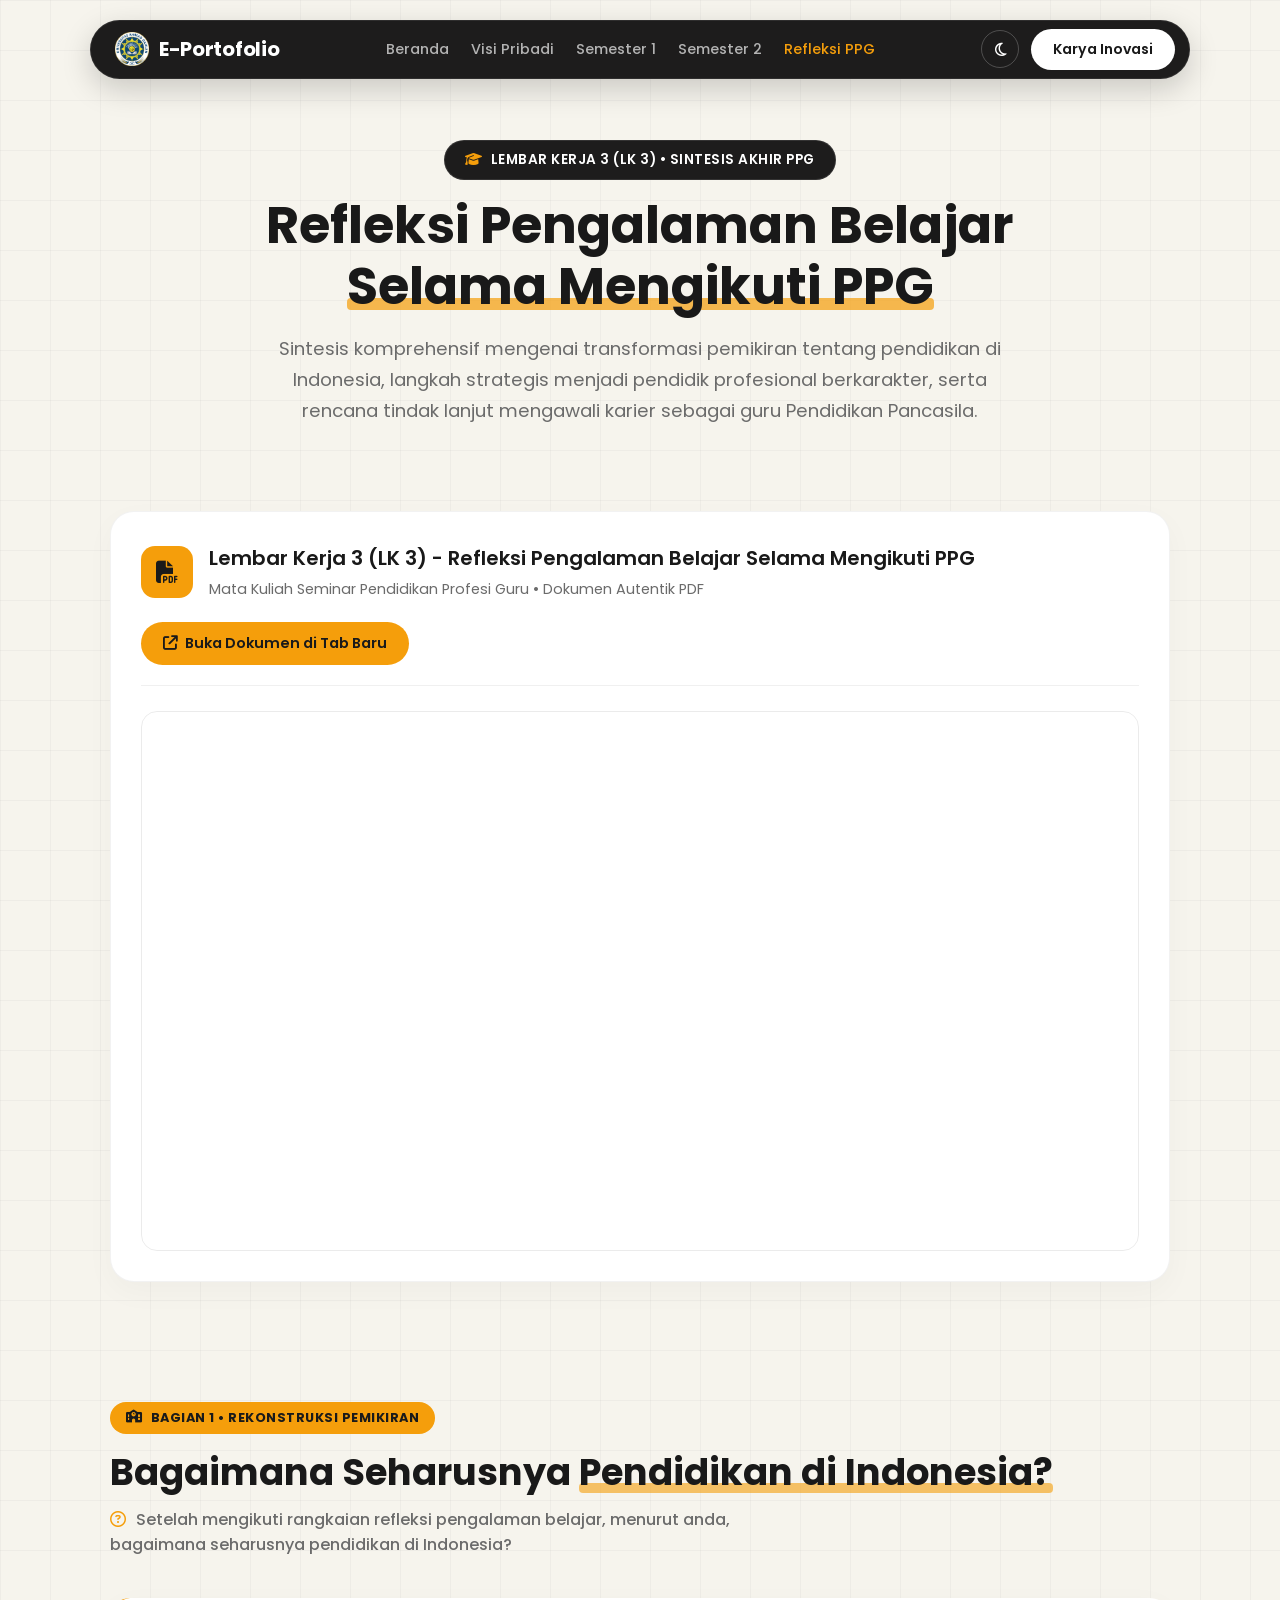
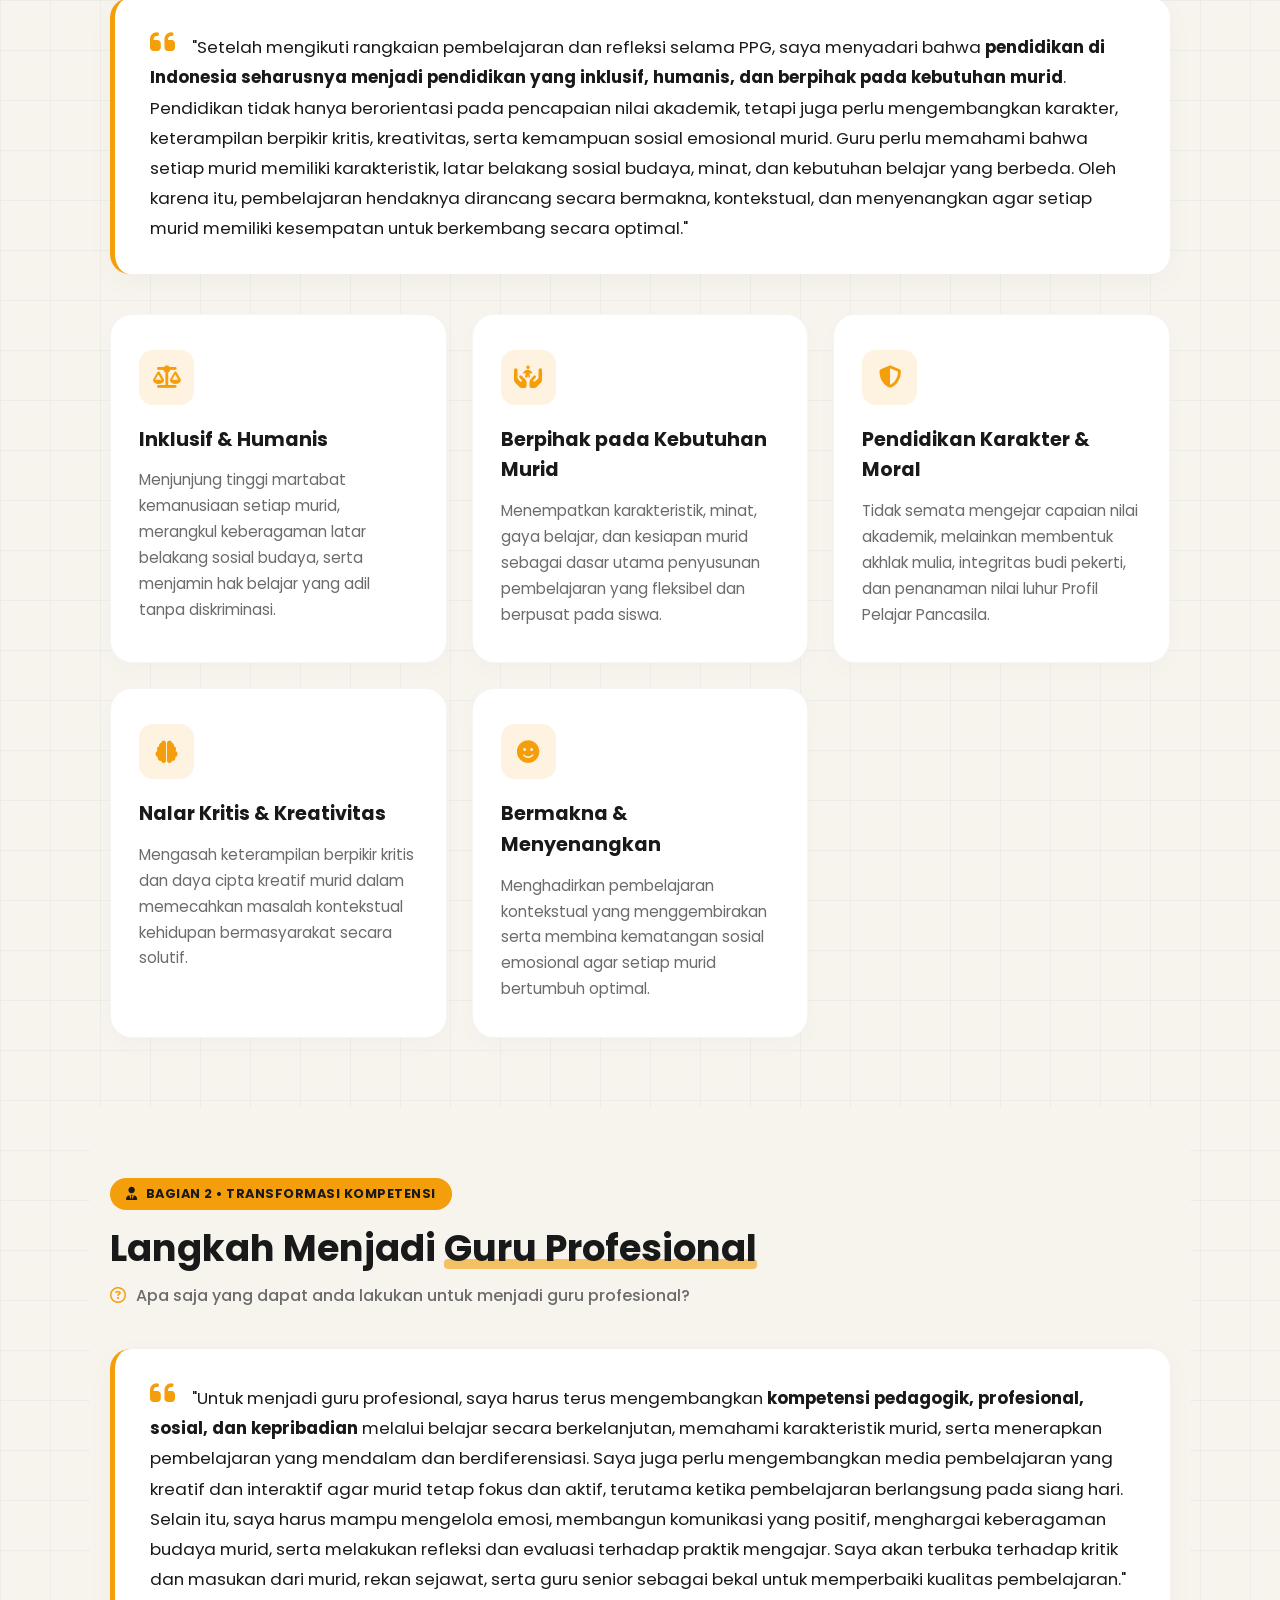
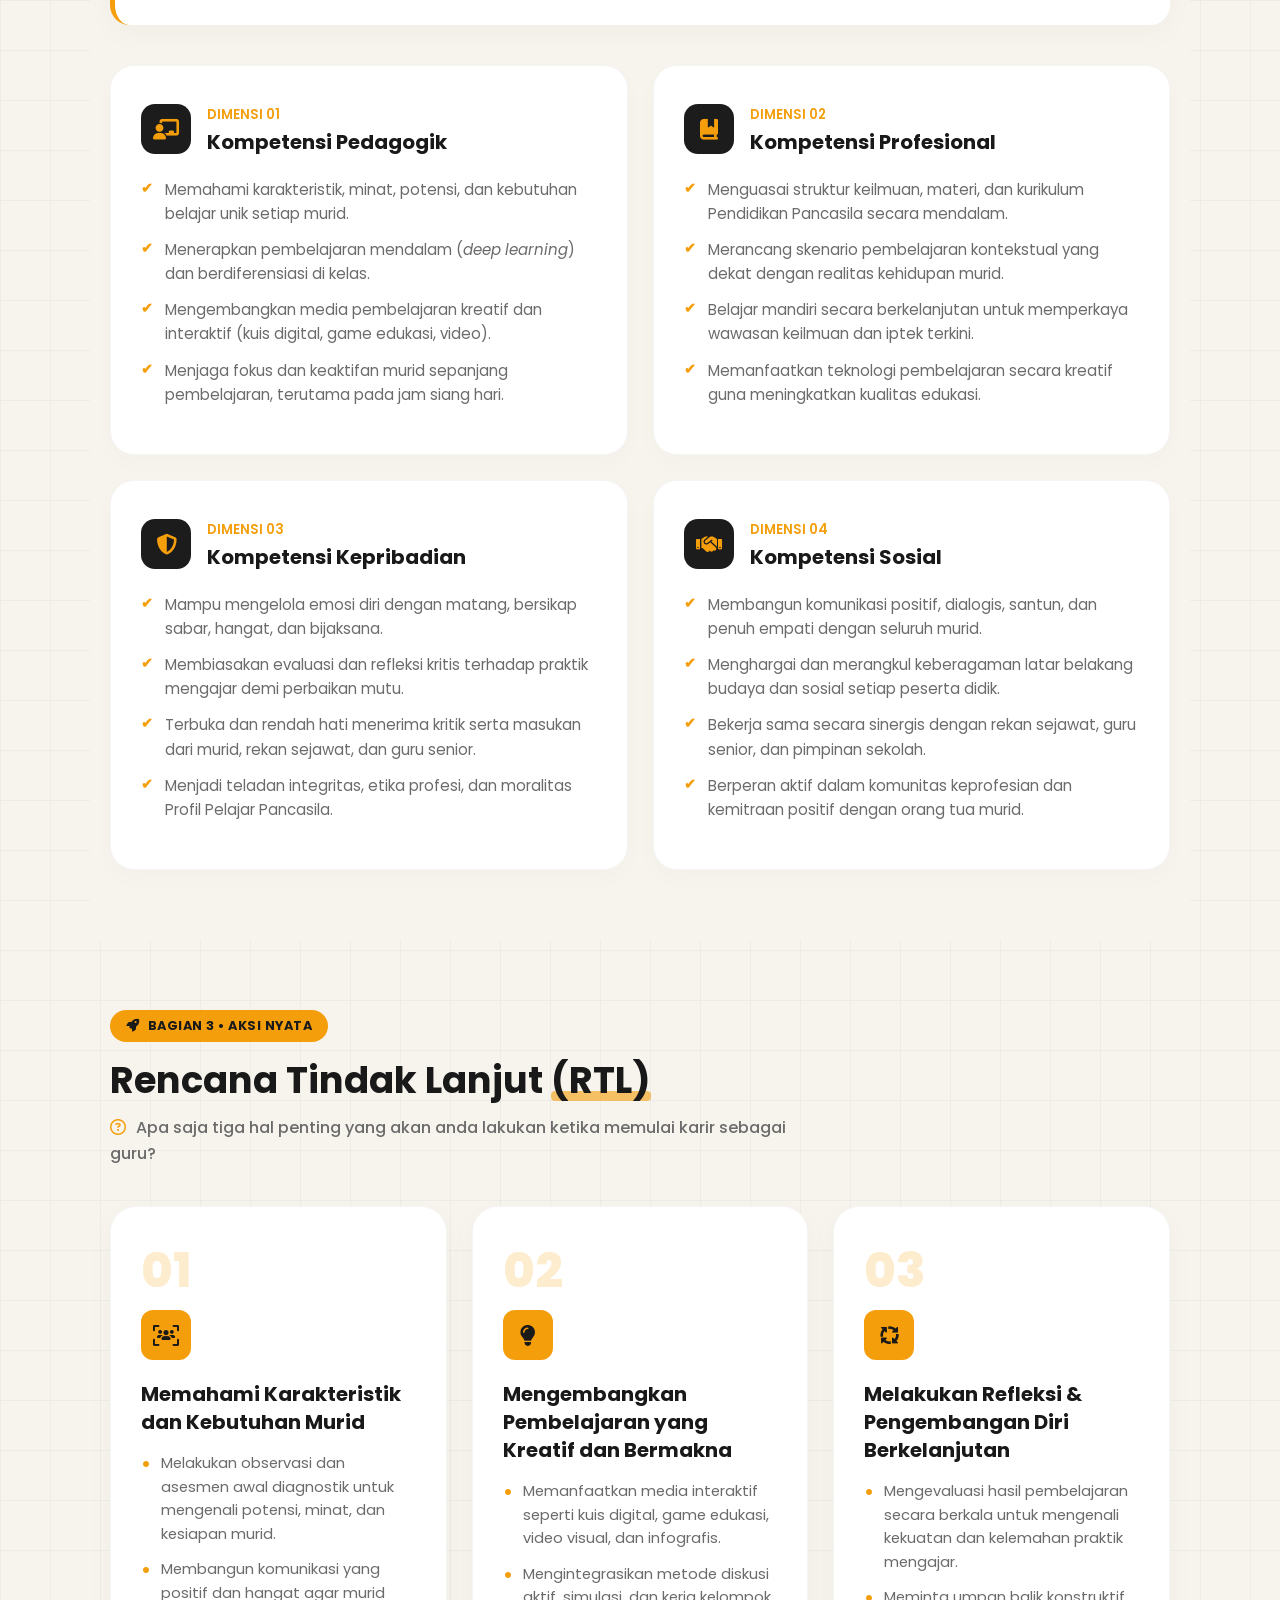
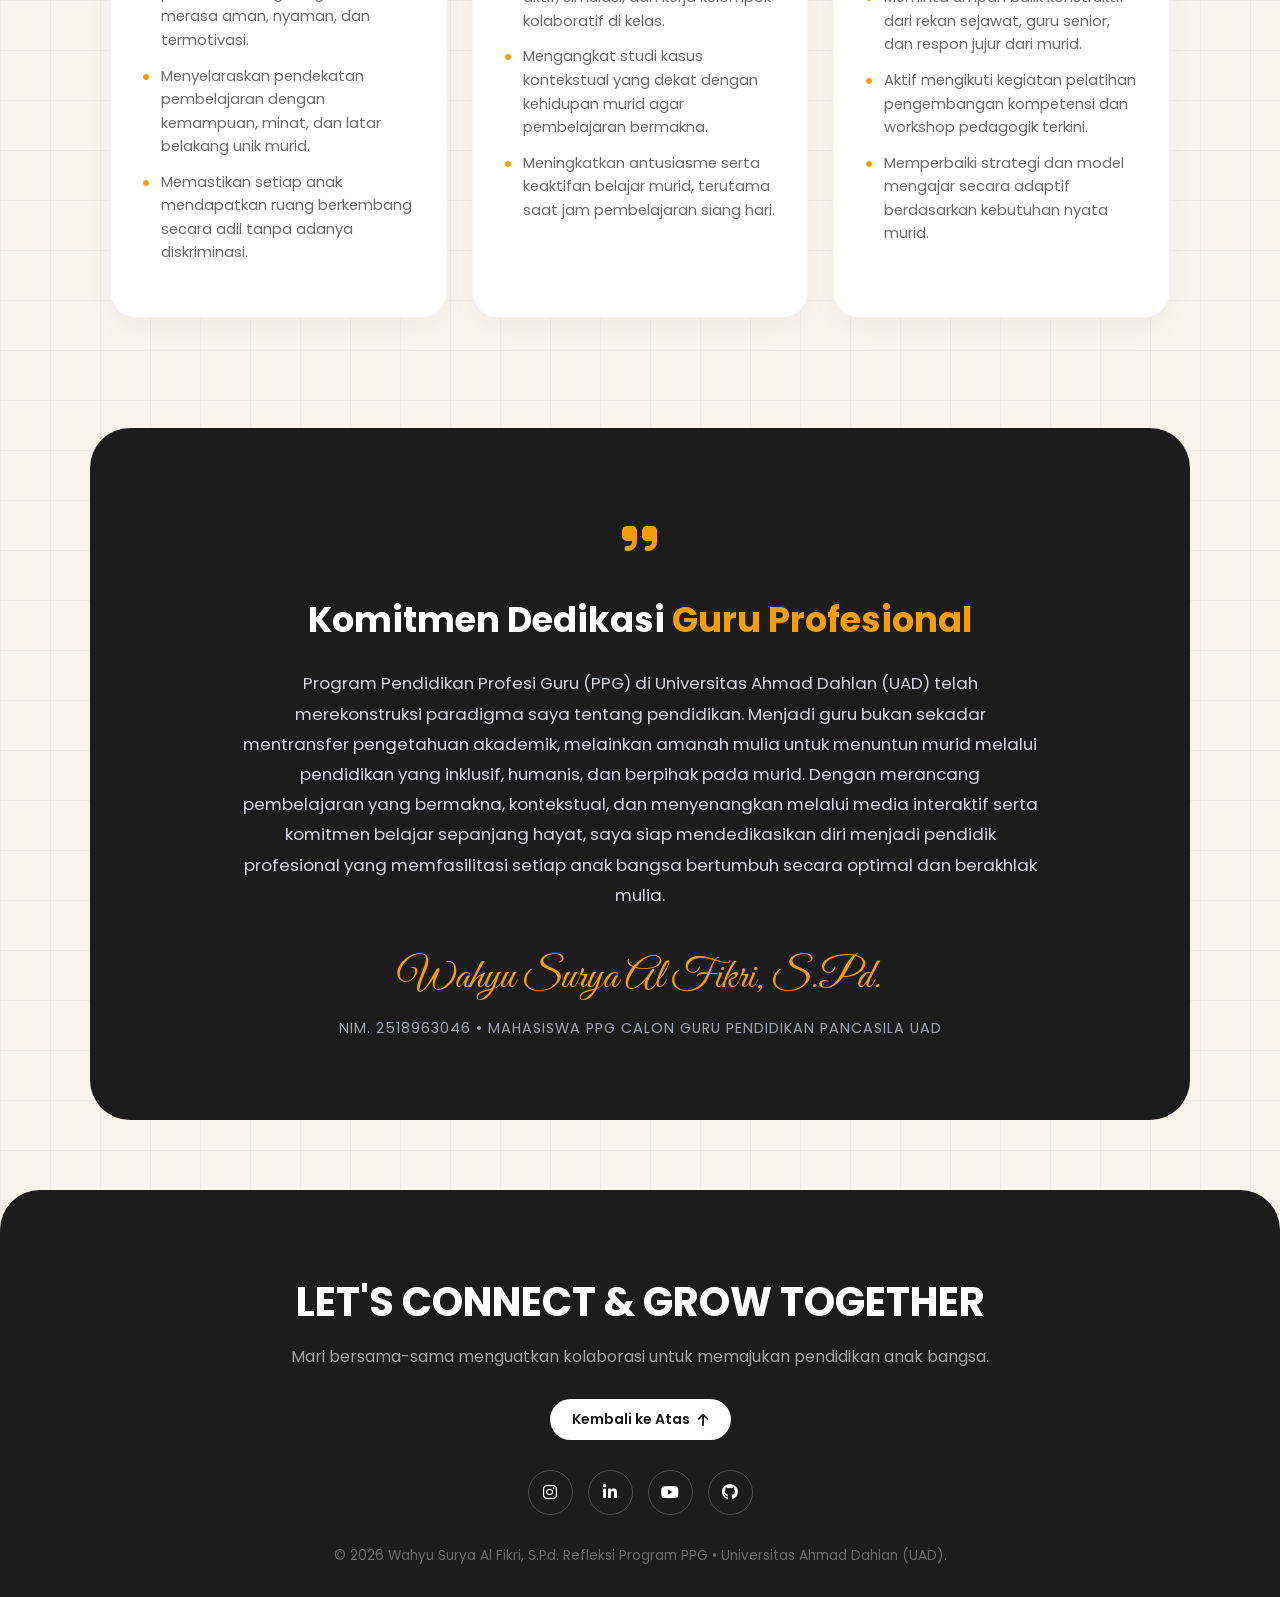
<file: refleksi.html>
<!doctype html>
<html lang="id">
  <head>
    <meta charset="UTF-8" />
    <meta name="viewport" content="width=device-width, initial-scale=1.0" />
    <title>Refleksi Akhir Program PPG | Wahyu Surya Al Fikri, S.Pd.</title>
    <!-- Fonts -->
    <link href="https://fonts.googleapis.com/css2?family=Poppins:wght@300;400;500;600;700;800&display=swap" rel="stylesheet" />
    <link href="https://fonts.googleapis.com/css2?family=Great+Vibes&display=swap" rel="stylesheet" />
    <!-- FontAwesome -->
    <link rel="stylesheet" href="https://cdnjs.cloudflare.com/ajax/libs/font-awesome/6.4.0/css/all.min.css" />
    <link rel="stylesheet" href="css/refleksi.css" />
    <link rel="stylesheet" href="css/navbar.css" />
    <link rel="shortcut icon" href="images/logo navbar.png" type="image/png" />
  </head>
  <body>
    <!-- ===== NAVBAR ===== -->
    <nav class="navbar" id="mainNavbar">
      <div class="nav-container">
        <a href="index.html" class="logo">
          <img src="images/logo navbar.png" alt="Logo" class="nav-logo-img" />
          <span class="logo-text">E-Portofolio</span>
        </a>
                <ul class="nav-links" id="navLinks">
          <li><a href="index.html">Beranda</a></li>
          <li><a href="visi.html">Visi Pribadi</a></li>
          <li><a href="sem1.html">Semester 1</a></li>
          <li><a href="sem2.html">Semester 2</a></li>
          <li><a href="refleksi.html" class="active">Refleksi PPG</a></li>
          <li class="mobile-contact-item">
            <a href="karya.html" class="btn-contact-mobile"> <i class="fa-solid fa-lightbulb"></i> Karya Inovasi </a>
          </li>
        </ul>
        <div class="nav-right">
          <button class="dark-mode-toggle" id="theme-toggle" aria-label="Ganti Tema"><i class="fa-regular fa-moon"></i></button>
          <a href="karya.html" class="btn-contact desktop-only-btn">Karya Inovasi</a>
          <button class="nav-toggle" id="navToggle" aria-label="Buka Navigasi" aria-expanded="false">
            <i class="fa-solid fa-bars"></i>
          </button>
        </div>
      </div>
    </nav>

    <!-- ===== PAGE HERO ===== -->
    <header class="page-hero">
      <div class="hero-top reveal">
        <div class="hero-badge"><i class="fa-solid fa-graduation-cap"></i> LEMBAR KERJA 3 (LK 3) • SINTESIS AKHIR PPG</div>
        <h1>Refleksi Pengalaman Belajar <span class="highlight">Selama Mengikuti PPG</span></h1>
        <p class="subtitle">
          Sintesis komprehensif mengenai transformasi pemikiran tentang pendidikan di Indonesia, langkah strategis menjadi pendidik profesional berkarakter, serta rencana tindak lanjut mengawali karier sebagai guru Pendidikan Pancasila.
        </p>
      </div>
    </header>

    <!-- ===== SECTION 0: DOKUMEN RESMI LK 3 (PDF VIEWER LANGSUNG TAMPIL) ===== -->
    <section id="dokumen-lk3" class="section-container" style="padding-top: 10px; padding-bottom: 50px">
      <div class="doc-showcase-card reveal">
        <div class="doc-showcase-header">
          <div class="doc-title-group">
            <div class="doc-icon-wrap"><i class="fa-solid fa-file-pdf"></i></div>
            <div class="doc-title-wrap">
              <h3>Lembar Kerja 3 (LK 3) - Refleksi Pengalaman Belajar Selama Mengikuti PPG</h3>
              <p>Mata Kuliah Seminar Pendidikan Profesi Guru • Dokumen Autentik PDF</p>
            </div>
          </div>
          <a href="document/Refleksi PPG.pdf" target="_blank" class="doc-download-btn">
            <i class="fa-solid fa-arrow-up-right-from-square"></i> Buka Dokumen di Tab Baru
          </a>
        </div>
        <div class="doc-frame-wrap">
          <iframe src="document/Refleksi PPG.pdf" class="doc-iframe" title="Dokumen LK 3 Refleksi PPG - Wahyu Surya Al Fikri"></iframe>
        </div>
      </div>
    </section>

    <!-- ===== SECTION 1: BAGAIMANA SEHARUSNYA PENDIDIKAN DI INDONESIA? ===== -->
    <section id="pendidikan-indonesia" class="section-container">
      <div class="section-header reveal">
        <div class="section-badge"><i class="fa-solid fa-school"></i> Bagian 1 • Rekonstruksi Pemikiran</div>
        <h2>Bagaimana Seharusnya <span class="highlight">Pendidikan di Indonesia?</span></h2>
        <p style="color: var(--text-gray); max-width: 700px; margin-top: 10px; font-weight: 500">
          <i class="fa-regular fa-circle-question" style="color: var(--accent); margin-right: 6px"></i>
          Setelah mengikuti rangkaian refleksi pengalaman belajar, menurut anda, bagaimana seharusnya pendidikan di Indonesia?
        </p>
      </div>

            <!-- Lead Quote dari PDF -->
      <div class="lead-quote-box reveal">
        <i class="fa-solid fa-quote-left quote-mark"></i>
        "Setelah mengikuti rangkaian pembelajaran dan refleksi selama PPG, saya menyadari bahwa <strong>pendidikan di Indonesia seharusnya menjadi pendidikan yang inklusif, humanis, dan berpihak pada kebutuhan murid</strong>. Pendidikan tidak hanya berorientasi pada pencapaian nilai akademik, tetapi juga perlu mengembangkan karakter, keterampilan berpikir kritis, kreativitas, serta kemampuan sosial emosional murid. Guru perlu memahami bahwa setiap murid memiliki karakteristik, latar belakang sosial budaya, minat, dan kebutuhan belajar yang berbeda. Oleh karena itu, pembelajaran hendaknya dirancang secara bermakna, kontekstual, dan menyenangkan agar setiap murid memiliki kesempatan untuk berkembang secara optimal."
      </div>

      <!-- 5 Karakteristik Utama Pendidikan Indonesia -->
      <div class="edu-grid">
        <!-- 01 -->
        <div class="edu-card hover-anim reveal">
          <div class="edu-icon"><i class="fa-solid fa-scale-balanced"></i></div>
          <h4>Inklusif &amp; Humanis</h4>
          <p>
            Menjunjung tinggi martabat kemanusiaan setiap murid, merangkul keberagaman latar belakang sosial budaya, serta menjamin hak belajar yang adil tanpa diskriminasi.
          </p>
        </div>

        <!-- 02 -->
        <div class="edu-card hover-anim reveal" style="transition-delay: 0.1s">
          <div class="edu-icon"><i class="fa-solid fa-hands-holding-child"></i></div>
          <h4>Berpihak pada Kebutuhan Murid</h4>
          <p>
            Menempatkan karakteristik, minat, gaya belajar, dan kesiapan murid sebagai dasar utama penyusunan pembelajaran yang fleksibel dan berpusat pada siswa.
          </p>
        </div>

        <!-- 03 -->
        <div class="edu-card hover-anim reveal" style="transition-delay: 0.2s">
          <div class="edu-icon"><i class="fa-solid fa-shield-halved"></i></div>
          <h4>Pendidikan Karakter &amp; Moral</h4>
          <p>
            Tidak semata mengejar capaian nilai akademik, melainkan membentuk akhlak mulia, integritas budi pekerti, dan penanaman nilai luhur Profil Pelajar Pancasila.
          </p>
        </div>

        <!-- 04 -->
        <div class="edu-card hover-anim reveal" style="transition-delay: 0.3s">
          <div class="edu-icon"><i class="fa-solid fa-brain"></i></div>
          <h4>Nalar Kritis &amp; Kreativitas</h4>
          <p>
            Mengasah keterampilan berpikir kritis dan daya cipta kreatif murid dalam memecahkan masalah kontekstual kehidupan bermasyarakat secara solutif.
          </p>
        </div>

        <!-- 05 -->
        <div class="edu-card hover-anim reveal" style="transition-delay: 0.4s">
          <div class="edu-icon"><i class="fa-solid fa-face-smile"></i></div>
          <h4>Bermakna &amp; Menyenangkan</h4>
          <p>
            Menghadirkan pembelajaran kontekstual yang menggembirakan serta membina kematangan sosial emosional agar setiap murid bertumbuh optimal.
          </p>
        </div>
      </div>
    </section>

    <!-- ===== SECTION 2: APA SAJA YANG DILAKUKAN UNTUK MENJADI GURU PROFESIONAL? ===== -->
    <section id="guru-profesional" class="section-container" style="background-color: var(--bg-color)">
      <div class="section-header reveal">
        <div class="section-badge"><i class="fa-solid fa-user-tie"></i> Bagian 2 • Transformasi Kompetensi</div>
        <h2>Langkah Menjadi <span class="highlight">Guru Profesional</span></h2>
        <p style="color: var(--text-gray); max-width: 700px; margin-top: 10px; font-weight: 500">
          <i class="fa-regular fa-circle-question" style="color: var(--accent); margin-right: 6px"></i>
          Apa saja yang dapat anda lakukan untuk menjadi guru profesional?
        </p>
      </div>

      <!-- Lead Quote dari PDF -->
      <div class="lead-quote-box reveal">
        <i class="fa-solid fa-quote-left quote-mark"></i>
        "Untuk menjadi guru profesional, saya harus terus mengembangkan <strong>kompetensi pedagogik, profesional, sosial, dan kepribadian</strong> melalui belajar secara berkelanjutan, memahami karakteristik murid, serta menerapkan pembelajaran yang mendalam dan berdiferensiasi. Saya juga perlu mengembangkan media pembelajaran yang kreatif dan interaktif agar murid tetap fokus dan aktif, terutama ketika pembelajaran berlangsung pada siang hari. Selain itu, saya harus mampu mengelola emosi, membangun komunikasi yang positif, menghargai keberagaman budaya murid, serta melakukan refleksi dan evaluasi terhadap praktik mengajar. Saya akan terbuka terhadap kritik dan masukan dari murid, rekan sejawat, serta guru senior sebagai bekal untuk memperbaiki kualitas pembelajaran."
      </div>

      <!-- 4 Pilar Kompetensi Guru Profesional -->
      <div class="comp-grid">
        <!-- 01 Kompetensi Pedagogik -->
        <div class="comp-card hover-anim reveal">
          <div class="comp-header">
            <div class="comp-icon"><i class="fa-solid fa-chalkboard-user"></i></div>
            <div class="comp-title-wrap">
              <span>Dimensi 01</span>
              <h3>Kompetensi Pedagogik</h3>
            </div>
          </div>
          <ul>
            <li>Memahami karakteristik, minat, potensi, dan kebutuhan belajar unik setiap murid.</li>
            <li>Menerapkan pembelajaran mendalam (<em>deep learning</em>) dan berdiferensiasi di kelas.</li>
            <li>Mengembangkan media pembelajaran kreatif dan interaktif (kuis digital, game edukasi, video).</li>
            <li>Menjaga fokus dan keaktifan murid sepanjang pembelajaran, terutama pada jam siang hari.</li>
          </ul>
        </div>

        <!-- 02 Kompetensi Profesional -->
        <div class="comp-card hover-anim reveal" style="transition-delay: 0.1s">
          <div class="comp-header">
            <div class="comp-icon"><i class="fa-solid fa-book-bookmark"></i></div>
            <div class="comp-title-wrap">
              <span>Dimensi 02</span>
              <h3>Kompetensi Profesional</h3>
            </div>
          </div>
          <ul>
            <li>Menguasai struktur keilmuan, materi, dan kurikulum Pendidikan Pancasila secara mendalam.</li>
            <li>Merancang skenario pembelajaran kontekstual yang dekat dengan realitas kehidupan murid.</li>
            <li>Belajar mandiri secara berkelanjutan untuk memperkaya wawasan keilmuan dan iptek terkini.</li>
            <li>Memanfaatkan teknologi pembelajaran secara kreatif guna meningkatkan kualitas edukasi.</li>
          </ul>
        </div>

        <!-- 03 Kompetensi Kepribadian -->
        <div class="comp-card hover-anim reveal" style="transition-delay: 0.2s">
          <div class="comp-header">
            <div class="comp-icon"><i class="fa-solid fa-shield-halved"></i></div>
            <div class="comp-title-wrap">
              <span>Dimensi 03</span>
              <h3>Kompetensi Kepribadian</h3>
            </div>
          </div>
          <ul>
            <li>Mampu mengelola emosi diri dengan matang, bersikap sabar, hangat, dan bijaksana.</li>
            <li>Membiasakan evaluasi dan refleksi kritis terhadap praktik mengajar demi perbaikan mutu.</li>
            <li>Terbuka dan rendah hati menerima kritik serta masukan dari murid, rekan sejawat, dan guru senior.</li>
            <li>Menjadi teladan integritas, etika profesi, dan moralitas Profil Pelajar Pancasila.</li>
          </ul>
        </div>

        <!-- 04 Kompetensi Sosial -->
        <div class="comp-card hover-anim reveal" style="transition-delay: 0.3s">
          <div class="comp-header">
            <div class="comp-icon"><i class="fa-solid fa-handshake"></i></div>
            <div class="comp-title-wrap">
              <span>Dimensi 04</span>
              <h3>Kompetensi Sosial</h3>
            </div>
          </div>
          <ul>
            <li>Membangun komunikasi positif, dialogis, santun, dan penuh empati dengan seluruh murid.</li>
            <li>Menghargai dan merangkul keberagaman latar belakang budaya dan sosial setiap peserta didik.</li>
            <li>Bekerja sama secara sinergis dengan rekan sejawat, guru senior, dan pimpinan sekolah.</li>
            <li>Berperan aktif dalam komunitas keprofesian dan kemitraan positif dengan orang tua murid.</li>
          </ul>
        </div>
      </div>
    </section>

    <!-- ===== SECTION 3: RENCANA TINDAK LANJUT (3 HAL PENTING MEMULAI KARIER) ===== -->
    <section id="rencana-tindak-lanjut" class="section-container">
      <div class="section-header reveal">
        <div class="section-badge"><i class="fa-solid fa-rocket"></i> Bagian 3 • Aksi Nyata</div>
        <h2>Rencana Tindak Lanjut <span class="highlight">(RTL)</span></h2>
        <p style="color: var(--text-gray); max-width: 700px; margin-top: 10px; font-weight: 500">
          <i class="fa-regular fa-circle-question" style="color: var(--accent); margin-right: 6px"></i>
          Apa saja tiga hal penting yang akan anda lakukan ketika memulai karir sebagai guru?
        </p>
      </div>

            <div class="rtl-grid">
        <!-- RTL 01 -->
        <div class="rtl-card hover-anim reveal">
          <div class="rtl-number">01</div>
          <div class="rtl-icon"><i class="fa-solid fa-users-viewfinder"></i></div>
          <h3>Memahami Karakteristik dan Kebutuhan Murid</h3>
          <ul>
            <li>Melakukan observasi dan asesmen awal diagnostik untuk mengenali potensi, minat, dan kesiapan murid.</li>
            <li>Membangun komunikasi yang positif dan hangat agar murid merasa aman, nyaman, dan termotivasi.</li>
            <li>Menyelaraskan pendekatan pembelajaran dengan kemampuan, minat, dan latar belakang unik murid.</li>
            <li>Memastikan setiap anak mendapatkan ruang berkembang secara adil tanpa adanya diskriminasi.</li>
          </ul>
        </div>

        <!-- RTL 02 -->
        <div class="rtl-card hover-anim reveal" style="transition-delay: 0.15s">
          <div class="rtl-number">02</div>
          <div class="rtl-icon"><i class="fa-solid fa-lightbulb"></i></div>
          <h3>Mengembangkan Pembelajaran yang Kreatif dan Bermakna</h3>
          <ul>
            <li>Memanfaatkan media interaktif seperti kuis digital, game edukasi, video visual, dan infografis.</li>
            <li>Mengintegrasikan metode diskusi aktif, simulasi, dan kerja kelompok kolaboratif di kelas.</li>
            <li>Mengangkat studi kasus kontekstual yang dekat dengan kehidupan murid agar pembelajaran bermakna.</li>
            <li>Meningkatkan antusiasme serta keaktifan belajar murid, terutama saat jam pembelajaran siang hari.</li>
          </ul>
        </div>

        <!-- RTL 03 -->
        <div class="rtl-card hover-anim reveal" style="transition-delay: 0.3s">
          <div class="rtl-number">03</div>
          <div class="rtl-icon"><i class="fa-solid fa-arrows-spin"></i></div>
          <h3>Melakukan Refleksi &amp; Pengembangan Diri Berkelanjutan</h3>
          <ul>
            <li>Mengevaluasi hasil pembelajaran secara berkala untuk mengenali kekuatan dan kelemahan praktik mengajar.</li>
            <li>Meminta umpan balik konstruktif dari rekan sejawat, guru senior, dan respon jujur dari murid.</li>
            <li>Aktif mengikuti kegiatan pelatihan pengembangan kompetensi dan workshop pedagogik terkini.</li>
            <li>Memperbaiki strategi dan model mengajar secara adaptif berdasarkan kebutuhan nyata murid.</li>
          </ul>
        </div>
      </div>
    </section>

    <!-- ===== SECTION 4: CLOSING STATEMENT ===== -->
    <section id="closing" class="closing-section reveal">
      <div class="closing-container">
        <div class="closing-icon">
          <i class="fa-solid fa-quote-right"></i>
        </div>
                <h2>Komitmen Dedikasi <span class="highlight">Guru Profesional</span></h2>
        <p class="closing-text">
          Program Pendidikan Profesi Guru (PPG) di Universitas Ahmad Dahlan (UAD) telah merekonstruksi paradigma saya tentang pendidikan. Menjadi guru bukan sekadar mentransfer pengetahuan akademik, melainkan amanah mulia untuk menuntun murid melalui pendidikan yang inklusif, humanis, dan berpihak pada murid. Dengan merancang pembelajaran yang bermakna, kontekstual, dan menyenangkan melalui media interaktif serta komitmen belajar sepanjang hayat, saya siap mendedikasikan diri menjadi pendidik profesional yang memfasilitasi setiap anak bangsa bertumbuh secara optimal dan berakhlak mulia.
        </p>
        <div class="closing-signature">
          <span class="signature">Wahyu Surya Al Fikri, S.Pd.</span>
          <span class="closing-title">NIM. 2518963046 • Mahasiswa PPG Calon Guru Pendidikan Pancasila UAD</span>
        </div>
      </div>
    </section>

    <!-- ===== FOOTER ===== -->
    <footer id="kontak">
      <div class="footer-content">
        <h2>LET'S CONNECT &amp; GROW TOGETHER</h2>
        <p style="color: #a3a3a3; margin-bottom: 30px">Mari bersama-sama menguatkan kolaborasi untuk memajukan pendidikan anak bangsa.</p>
        <a href="#dokumen-lk3" class="btn-contact" style="display: inline-flex; align-items: center; gap: 8px">
          Kembali ke Atas <i class="fa-solid fa-arrow-up"></i>
        </a>
        <div class="social-links">
          <a href="#"><i class="fa-brands fa-instagram"></i></a>
          <a href="#"><i class="fa-brands fa-linkedin-in"></i></a>
          <a href="#"><i class="fa-brands fa-youtube"></i></a>
          <a href="#"><i class="fa-brands fa-github"></i></a>
        </div>
        <p class="copyright">© 2026 Wahyu Surya Al Fikri, S.Pd. Refleksi Program PPG • Universitas Ahmad Dahlan (UAD).</p>
      </div>
    </footer>

    <!-- ===== JAVASCRIPT ===== -->
    <script>
      // ---------- DARK MODE ----------
      const themeToggleBtn = document.getElementById("theme-toggle");
      const themeIcon = themeToggleBtn.querySelector("i");

      if (localStorage.getItem("theme") === "dark") {
        document.body.classList.add("dark-mode");
        themeIcon.classList.replace("fa-moon", "fa-sun");
      }

      themeToggleBtn.addEventListener("click", () => {
        document.body.classList.toggle("dark-mode");
        if (document.body.classList.contains("dark-mode")) {
          themeIcon.classList.replace("fa-moon", "fa-sun");
          localStorage.setItem("theme", "dark");
        } else {
          themeIcon.classList.replace("fa-sun", "fa-moon");
          localStorage.setItem("theme", "light");
        }
      });

      // ---------- SCROLL REVEAL (IntersectionObserver) ----------
      const revealElements = document.querySelectorAll(".reveal");
      const revealObserver = new IntersectionObserver(
        (entries) => {
          entries.forEach((entry) => {
            if (entry.isIntersecting) {
              entry.target.classList.add("visible");
            }
          });
        },
        { threshold: 0.12, rootMargin: "0px 0px -20px 0px" }
      );
      revealElements.forEach((el) => revealObserver.observe(el));
    </script>
    <script src="js/navbar.js"></script>
  </body>
</html>
</file>
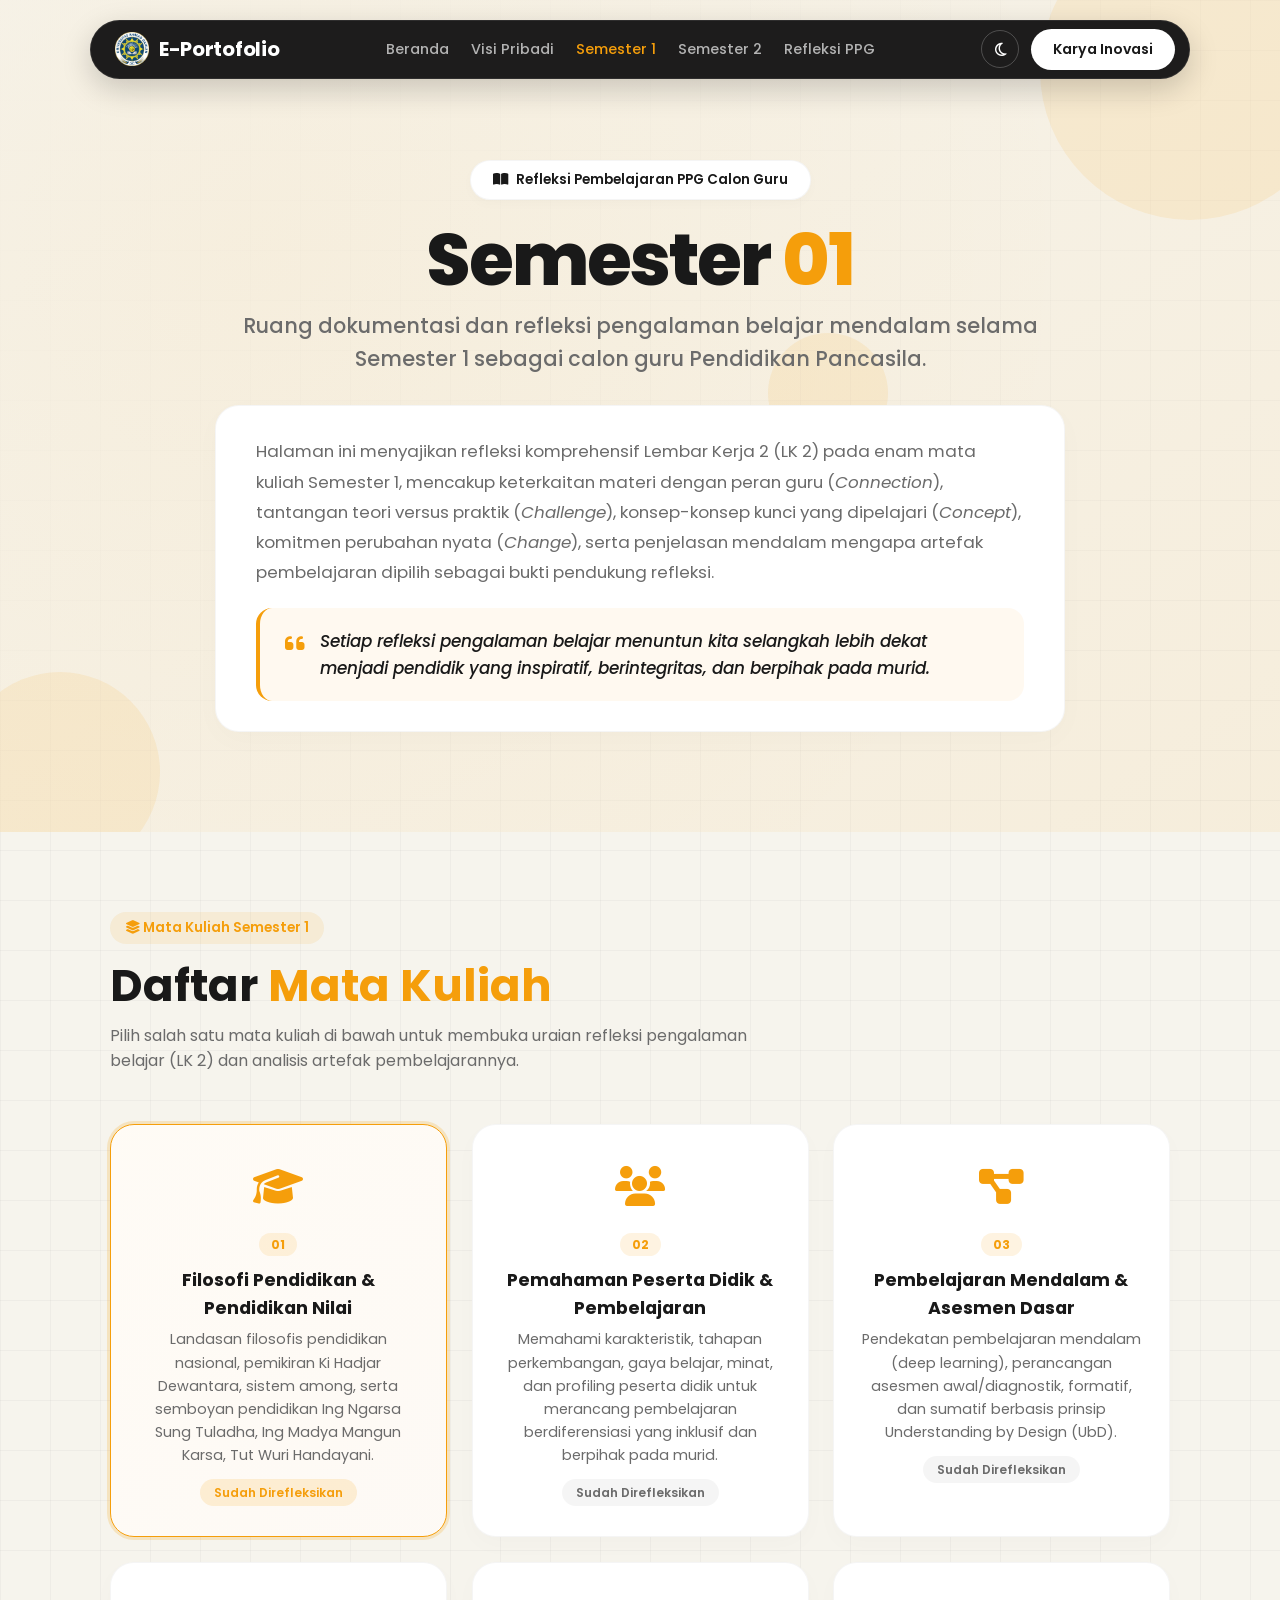
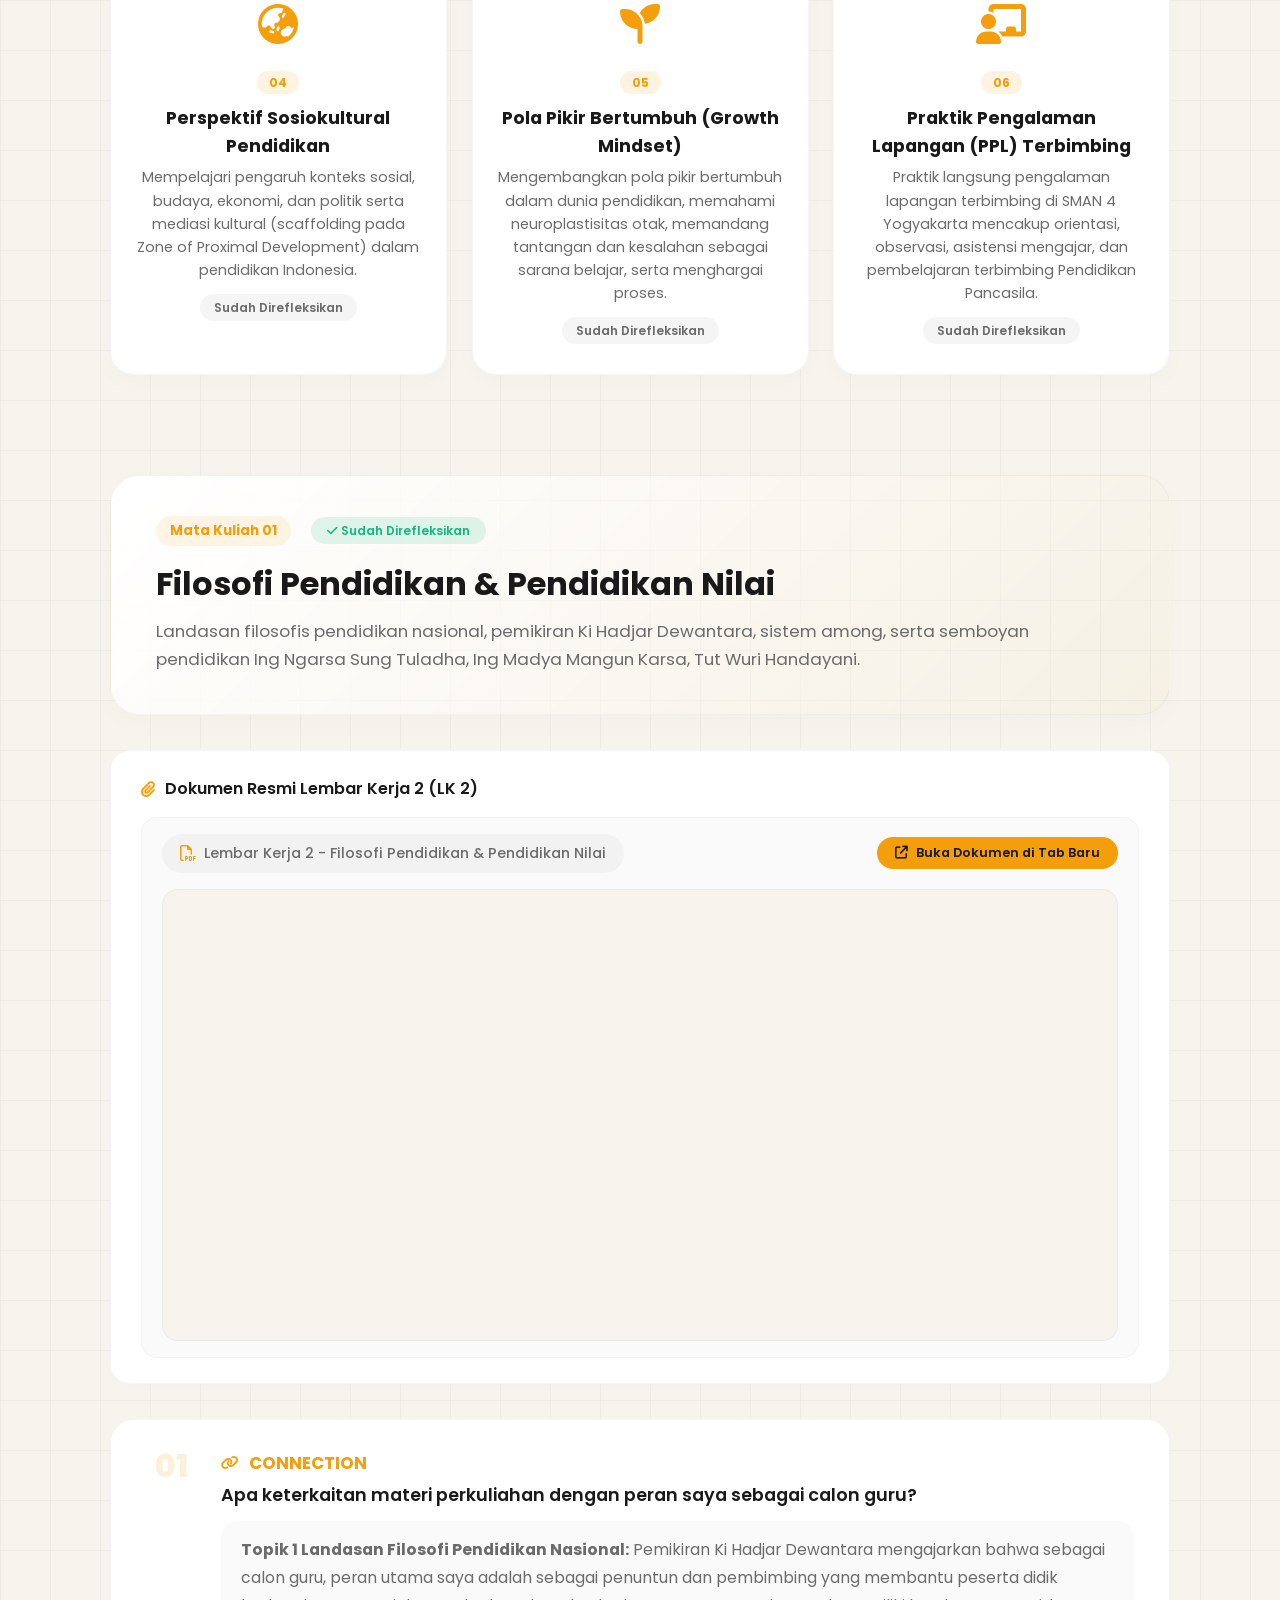
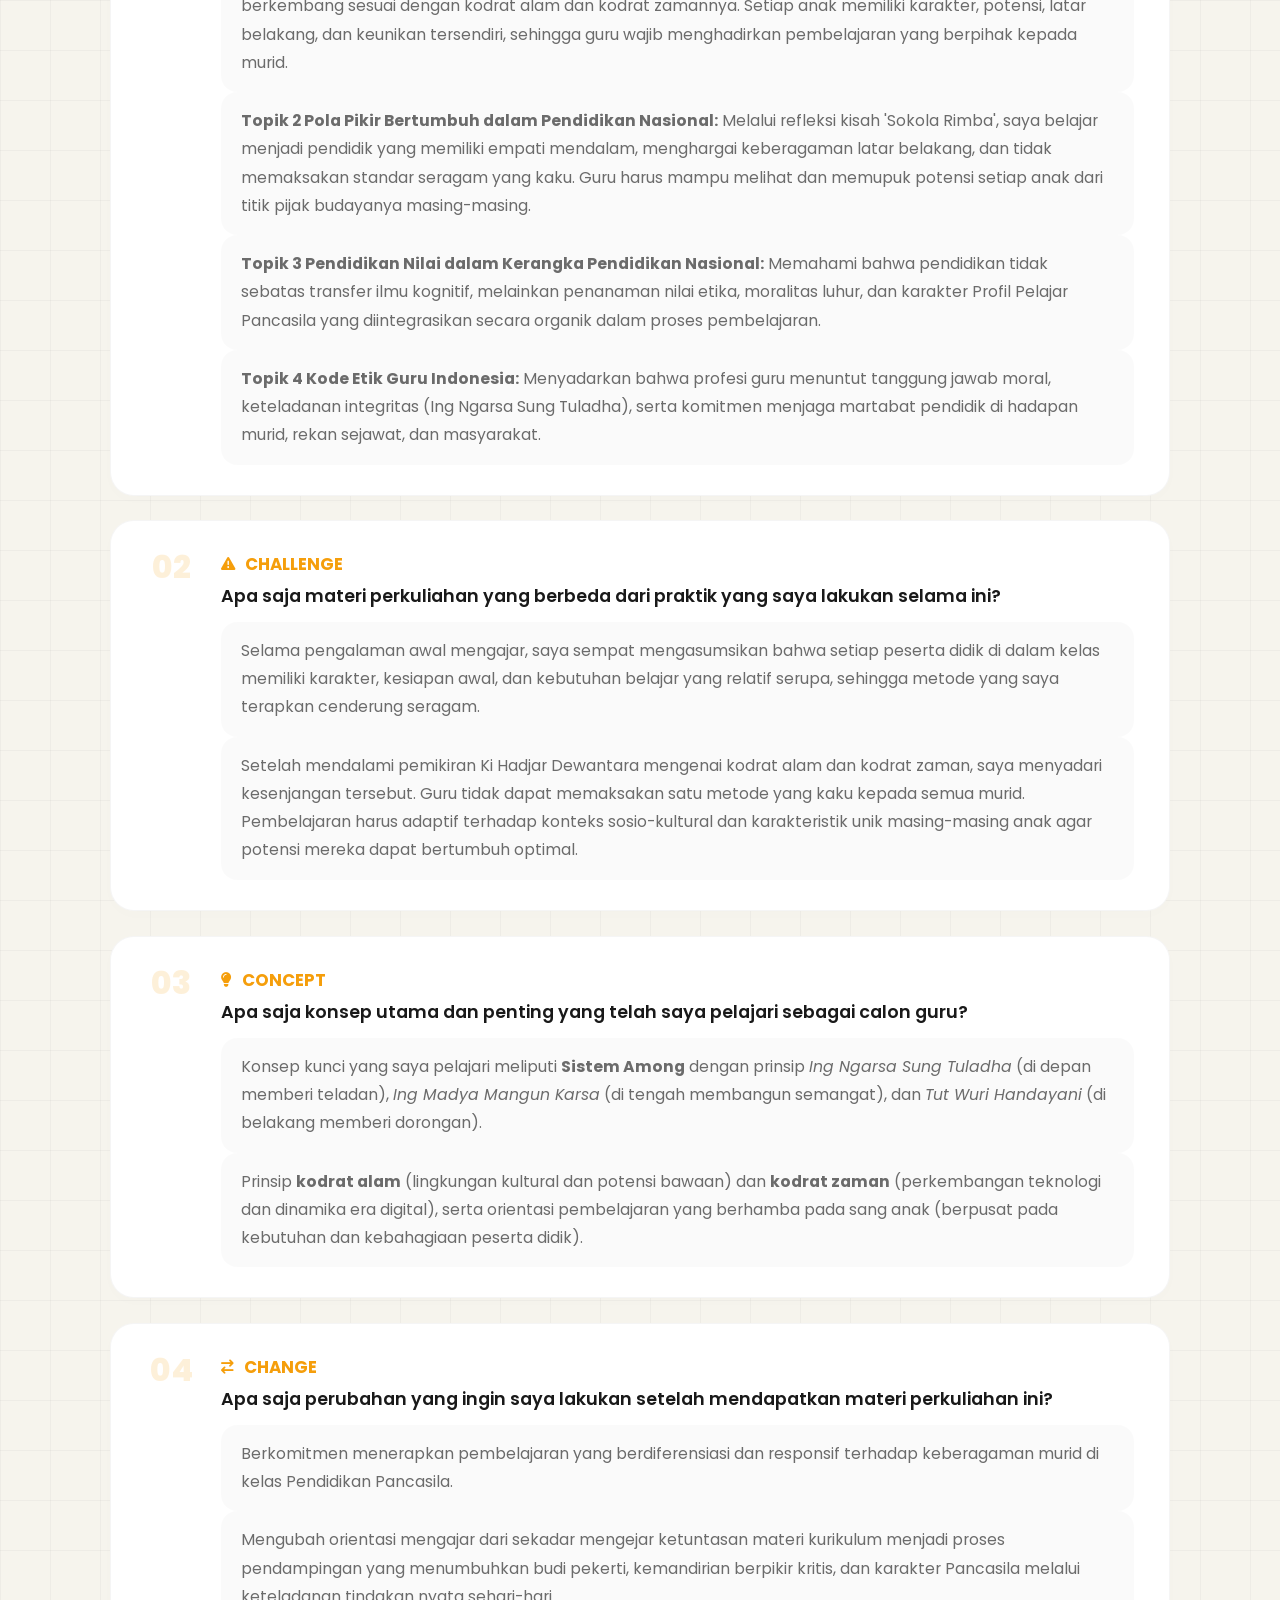
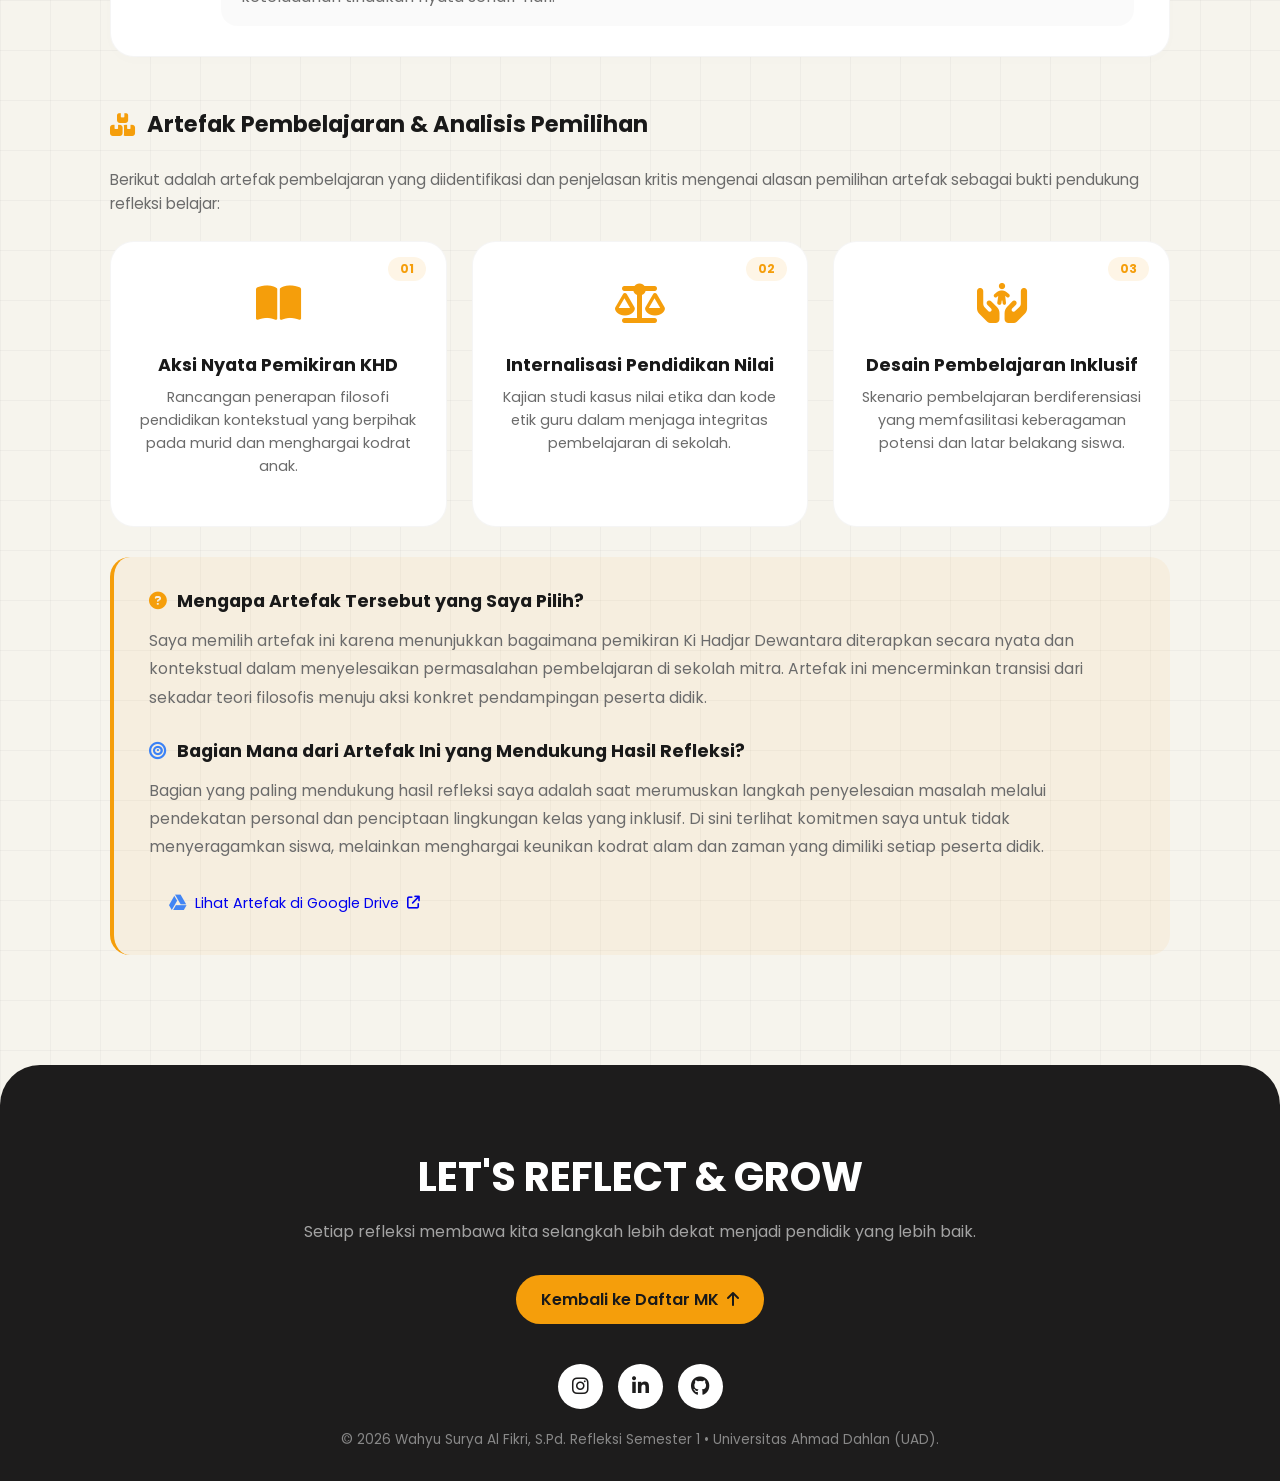
<file: sem1.html>
<!doctype html>
<html lang="id">
  <head>
    <meta charset="UTF-8" />
    <meta name="viewport" content="width=device-width, initial-scale=1.0" />
    <title>Refleksi Semester 1 | Wahyu Surya Al Fikri, S.Pd.</title>
    <!-- Fonts -->
    <link href="https://fonts.googleapis.com/css2?family=Poppins:wght@300;400;500;600;700;800&display=swap" rel="stylesheet" />
    <link href="https://fonts.googleapis.com/css2?family=Great+Vibes&display=swap" rel="stylesheet" />
    <!-- FontAwesome -->
    <link rel="stylesheet" href="https://cdnjs.cloudflare.com/ajax/libs/font-awesome/6.4.0/css/all.min.css" />
    <link rel="stylesheet" href="css/sem1.css" />
    <link rel="stylesheet" href="css/navbar.css" />
    <link rel="shortcut icon" href="images/logo navbar.png" type="image/png" />
  </head>
  <body>
    <!-- ===== NAVBAR ===== -->
    <nav class="navbar" id="mainNavbar">
      <div class="nav-container">
        <a href="index.html" class="logo">
          <img src="images/logo navbar.png" alt="Logo" class="nav-logo-img" />
          <span class="logo-text">E-Portofolio</span>
        </a>
                <ul class="nav-links" id="navLinks">
          <li><a href="index.html">Beranda</a></li>
          <li><a href="visi.html">Visi Pribadi</a></li>
          <li><a href="sem1.html" class="active">Semester 1</a></li>
          <li><a href="sem2.html">Semester 2</a></li>
          <li><a href="refleksi.html">Refleksi PPG</a></li>
          <li class="mobile-contact-item">
            <a href="karya.html" class="btn-contact-mobile"> <i class="fa-solid fa-lightbulb"></i> Karya Inovasi </a>
          </li>
        </ul>
        <div class="nav-right">
          <button class="dark-mode-toggle" id="theme-toggle" aria-label="Ganti Tema"><i class="fa-regular fa-moon"></i></button>
          <a href="karya.html" class="btn-contact desktop-only-btn">Karya Inovasi</a>
          <button class="nav-toggle" id="navToggle" aria-label="Buka Navigasi" aria-expanded="false">
            <i class="fa-solid fa-bars"></i>
          </button>
        </div>
      </div>
    </nav>

    <!-- ===== HERO ===== -->
    <header class="hero-sem1">
      <div class="hero-overlay"></div>
      <div class="hero-content reveal reveal-up">
        <div class="hero-badge"><i class="fa-solid fa-book-open"></i> Refleksi Pembelajaran PPG Calon Guru</div>
        <h1>Semester <span class="highlight">01</span></h1>
        <p class="hero-sub">Ruang dokumentasi dan refleksi pengalaman belajar mendalam selama Semester 1 sebagai calon guru Pendidikan Pancasila.</p>
        <div class="hero-desc">
          <p>
            Halaman ini menyajikan refleksi komprehensif Lembar Kerja 2 (LK 2) pada enam mata kuliah Semester 1, mencakup keterkaitan materi dengan peran guru (<em>Connection</em>), tantangan teori versus praktik (<em>Challenge</em>),
            konsep-konsep kunci yang dipelajari (<em>Concept</em>), komitmen perubahan nyata (<em>Change</em>), serta penjelasan mendalam mengapa artefak pembelajaran dipilih sebagai bukti pendukung refleksi.
          </p>
          <div class="hero-quote">
            <i class="fa-solid fa-quote-left"></i>
            <span>Setiap refleksi pengalaman belajar menuntun kita selangkah lebih dekat menjadi pendidik yang inspiratif, berintegritas, dan berpihak pada murid.</span>
          </div>
        </div>
      </div>
      <div class="hero-shapes">
        <span class="shape shape-1"></span>
        <span class="shape shape-2"></span>
        <span class="shape shape-3"></span>
      </div>
    </header>

    <!-- ===== PILIHAN MATA KULIAH ===== -->
    <section id="daftar-mk" class="section-container">
      <div class="section-header reveal reveal-up">
        <div class="section-badge"><i class="fa-solid fa-layer-group"></i> Mata Kuliah Semester 1</div>
        <h2>Daftar <span class="highlight">Mata Kuliah</span></h2>
        <p style="color: var(--text-gray); max-width: 650px; margin-top: 10px">Pilih salah satu mata kuliah di bawah untuk membuka uraian refleksi pengalaman belajar (LK 2) dan analisis artefak pembelajarannya.</p>
      </div>

      <div class="mk-grid" id="mkGrid">
        <!-- Card MK 01 -->
        <div class="mk-card hover-anim reveal reveal-up active" data-target="mk01">
          <div class="mk-icon"><i class="fa-solid fa-graduation-cap"></i></div>
          <span class="mk-code">01</span>
          <h3 class="mk-name">Filosofi Pendidikan & Pendidikan Nilai</h3>
          <p class="mk-desc">Landasan filosofis pendidikan nasional, pemikiran Ki Hadjar Dewantara, sistem among, serta semboyan pendidikan Ing Ngarsa Sung Tuladha, Ing Madya Mangun Karsa, Tut Wuri Handayani.</p>
          <span class="mk-status">Sudah Direfleksikan</span>
        </div>
        <!-- Card MK 02 -->
        <div class="mk-card hover-anim reveal reveal-up" data-target="mk02" style="animation-delay: 0.1s">
          <div class="mk-icon"><i class="fa-solid fa-users"></i></div>
          <span class="mk-code">02</span>
          <h3 class="mk-name">Pemahaman Peserta Didik & Pembelajaran</h3>
          <p class="mk-desc">Memahami karakteristik, tahapan perkembangan, gaya belajar, minat, dan profiling peserta didik untuk merancang pembelajaran berdiferensiasi yang inklusif dan berpihak pada murid.</p>
          <span class="mk-status">Sudah Direfleksikan</span>
        </div>
        <!-- Card MK 03 -->
        <div class="mk-card hover-anim reveal reveal-up" data-target="mk03" style="animation-delay: 0.2s">
          <div class="mk-icon"><i class="fa-solid fa-diagram-project"></i></div>
          <span class="mk-code">03</span>
          <h3 class="mk-name">Pembelajaran Mendalam & Asesmen Dasar</h3>
          <p class="mk-desc">Pendekatan pembelajaran mendalam (deep learning), perancangan asesmen awal/diagnostik, formatif, dan sumatif berbasis prinsip Understanding by Design (UbD).</p>
          <span class="mk-status">Sudah Direfleksikan</span>
        </div>
        <!-- Card MK 04 -->
        <div class="mk-card hover-anim reveal reveal-up" data-target="mk04" style="animation-delay: 0.3s">
          <div class="mk-icon"><i class="fa-solid fa-earth-asia"></i></div>
          <span class="mk-code">04</span>
          <h3 class="mk-name">Perspektif Sosiokultural Pendidikan</h3>
          <p class="mk-desc">Mempelajari pengaruh konteks sosial, budaya, ekonomi, dan politik serta mediasi kultural (scaffolding pada Zone of Proximal Development) dalam pendidikan Indonesia.</p>
          <span class="mk-status">Sudah Direfleksikan</span>
        </div>
        <!-- Card MK 05 -->
        <div class="mk-card hover-anim reveal reveal-up" data-target="mk05" style="animation-delay: 0.4s">
          <div class="mk-icon"><i class="fa-solid fa-seedling"></i></div>
          <span class="mk-code">05</span>
          <h3 class="mk-name">Pola Pikir Bertumbuh (Growth Mindset)</h3>
          <p class="mk-desc">Mengembangkan pola pikir bertumbuh dalam dunia pendidikan, memahami neuroplastisitas otak, memandang tantangan dan kesalahan sebagai sarana belajar, serta menghargai proses.</p>
          <span class="mk-status">Sudah Direfleksikan</span>
        </div>
        <!-- Card MK 06 -->
        <div class="mk-card hover-anim reveal reveal-up" data-target="mk06" style="animation-delay: 0.5s">
          <div class="mk-icon"><i class="fa-solid fa-chalkboard-user"></i></div>
          <span class="mk-code">06</span>
          <h3 class="mk-name">Praktik Pengalaman Lapangan (PPL) Terbimbing</h3>
          <p class="mk-desc">Praktik langsung pengalaman lapangan terbimbing di SMAN 4 Yogyakarta mencakup orientasi, observasi, asistensi mengajar, dan pembelajaran terbimbing Pendidikan Pancasila.</p>
          <span class="mk-status">Sudah Direfleksikan</span>
        </div>
      </div>
    </section>

    <!-- ===== PANEL REFLEKSI ===== -->
    <section id="refleksi" class="section-container panel-section">
      <!-- ============================================================ -->
      <!-- MK 01: Filosofi Pendidikan & Pendidikan Nilai -->
      <!-- ============================================================ -->
      <div class="reflection-panel active" id="panel-mk01">
        <div class="panel-header reveal reveal-up">
          <div class="panel-meta">
            <span class="panel-code">Mata Kuliah 01</span>
            <span class="panel-status done"><i class="fa-solid fa-check"></i> Sudah Direfleksikan</span>
          </div>
          <h2>Filosofi Pendidikan & Pendidikan Nilai</h2>
          <p class="panel-desc">Landasan filosofis pendidikan nasional, pemikiran Ki Hadjar Dewantara, sistem among, serta semboyan pendidikan Ing Ngarsa Sung Tuladha, Ing Madya Mangun Karsa, Tut Wuri Handayani.</p>
        </div>

        <!-- Dokumen Pendukung (LK 2) -->
        <div class="panel-documents reveal reveal-up">
          <h4><i class="fa-solid fa-paperclip"></i> Dokumen Resmi Lembar Kerja 2 (LK 2)</h4>
          <div class="doc-list">
            <div class="doc-item-wrapper">
              <div class="doc-header">
                <div class="doc-item" style="cursor: default">
                  <i class="fa-regular fa-file-pdf"></i>
                  <span>Lembar Kerja 2 - Filosofi Pendidikan & Pendidikan Nilai</span>
                </div>
                <a href="document/Sem1/SEMINAR (LK2) Filosofi Pendidikan & Pendidikan Nilai .pdf" target="_blank" class="doc-open-btn">
                  <i class="fa-solid fa-arrow-up-right-from-square"></i> Buka Dokumen di Tab Baru
                </a>
              </div>
              <div class="pdf-preview">
                <iframe src="document/Sem1/SEMINAR (LK2) Filosofi Pendidikan & Pendidikan Nilai .pdf" width="100%" height="520px" style="border: none; border-radius: 12px"></iframe>
              </div>
            </div>
          </div>
        </div>

        <!-- Reflection Flow (4C: Connection, Challenge, Concept, Change) -->
        <div class="reflection-flow">
          <!-- 01 CONNECTION -->
          <div class="rf-item reveal reveal-up">
            <div class="rf-number">01</div>
            <div class="rf-content">
              <h4><i class="fa-solid fa-link rf-icon"></i> CONNECTION</h4>
              <h5>Apa keterkaitan materi perkuliahan dengan peran saya sebagai calon guru?</h5>
              <p class="rf-answer"><strong>Topik 1 Landasan Filosofi Pendidikan Nasional:</strong> Pemikiran Ki Hadjar Dewantara mengajarkan bahwa sebagai calon guru, peran utama saya adalah sebagai penuntun dan pembimbing yang membantu peserta didik berkembang sesuai dengan kodrat alam dan kodrat zamannya. Setiap anak memiliki karakter, potensi, latar belakang, dan keunikan tersendiri, sehingga guru wajib menghadirkan pembelajaran yang berpihak kepada murid.</p>
              <p class="rf-answer"><strong>Topik 2 Pola Pikir Bertumbuh dalam Pendidikan Nasional:</strong> Melalui refleksi kisah 'Sokola Rimba', saya belajar menjadi pendidik yang memiliki empati mendalam, menghargai keberagaman latar belakang, dan tidak memaksakan standar seragam yang kaku. Guru harus mampu melihat dan memupuk potensi setiap anak dari titik pijak budayanya masing-masing.</p>
              <p class="rf-answer"><strong>Topik 3 Pendidikan Nilai dalam Kerangka Pendidikan Nasional:</strong> Memahami bahwa pendidikan tidak sebatas transfer ilmu kognitif, melainkan penanaman nilai etika, moralitas luhur, dan karakter Profil Pelajar Pancasila yang diintegrasikan secara organik dalam proses pembelajaran.</p>
              <p class="rf-answer"><strong>Topik 4 Kode Etik Guru Indonesia:</strong> Menyadarkan bahwa profesi guru menuntut tanggung jawab moral, keteladanan integritas (Ing Ngarsa Sung Tuladha), serta komitmen menjaga martabat pendidik di hadapan murid, rekan sejawat, dan masyarakat.</p>
            </div>
          </div>

          <!-- 02 CHALLENGE -->
          <div class="rf-item reveal reveal-up">
            <div class="rf-number">02</div>
            <div class="rf-content">
              <h4><i class="fa-solid fa-triangle-exclamation rf-icon"></i> CHALLENGE</h4>
              <h5>Apa saja materi perkuliahan yang berbeda dari praktik yang saya lakukan selama ini?</h5>
              <p class="rf-answer">Selama pengalaman awal mengajar, saya sempat mengasumsikan bahwa setiap peserta didik di dalam kelas memiliki karakter, kesiapan awal, dan kebutuhan belajar yang relatif serupa, sehingga metode yang saya terapkan cenderung seragam.</p>
              <p class="rf-answer">Setelah mendalami pemikiran Ki Hadjar Dewantara mengenai kodrat alam dan kodrat zaman, saya menyadari kesenjangan tersebut. Guru tidak dapat memaksakan satu metode yang kaku kepada semua murid. Pembelajaran harus adaptif terhadap konteks sosio-kultural dan karakteristik unik masing-masing anak agar potensi mereka dapat bertumbuh optimal.</p>
            </div>
          </div>

          <!-- 03 CONCEPT -->
          <div class="rf-item reveal reveal-up">
            <div class="rf-number">03</div>
            <div class="rf-content">
              <h4><i class="fa-solid fa-lightbulb rf-icon"></i> CONCEPT</h4>
              <h5>Apa saja konsep utama dan penting yang telah saya pelajari sebagai calon guru?</h5>
              <p class="rf-answer">Konsep kunci yang saya pelajari meliputi <strong>Sistem Among</strong> dengan prinsip <em>Ing Ngarsa Sung Tuladha</em> (di depan memberi teladan), <em>Ing Madya Mangun Karsa</em> (di tengah membangun semangat), dan <em>Tut Wuri Handayani</em> (di belakang memberi dorongan).</p>
              <p class="rf-answer">Prinsip <strong>kodrat alam</strong> (lingkungan kultural dan potensi bawaan) dan <strong>kodrat zaman</strong> (perkembangan teknologi dan dinamika era digital), serta orientasi pembelajaran yang berhamba pada sang anak (berpusat pada kebutuhan dan kebahagiaan peserta didik).</p>
            </div>
          </div>

          <!-- 04 CHANGE -->
          <div class="rf-item reveal reveal-up">
            <div class="rf-number">04</div>
            <div class="rf-content">
              <h4><i class="fa-solid fa-arrow-right-arrow-left rf-icon"></i> CHANGE</h4>
              <h5>Apa saja perubahan yang ingin saya lakukan setelah mendapatkan materi perkuliahan ini?</h5>
              <p class="rf-answer">Berkomitmen menerapkan pembelajaran yang berdiferensiasi dan responsif terhadap keberagaman murid di kelas Pendidikan Pancasila.</p>
              <p class="rf-answer">Mengubah orientasi mengajar dari sekadar mengejar ketuntasan materi kurikulum menjadi proses pendampingan yang menumbuhkan budi pekerti, kemandirian berpikir kritis, dan karakter Pancasila melalui keteladanan tindakan nyata sehari-hari.</p>
            </div>
          </div>
        </div>

        <!-- Artefak Pembelajaran -->
        <div class="artifacts-grid reveal reveal-up">
          <h3><i class="fa-solid fa-boxes-stacked"></i> Artefak Pembelajaran &amp; Analisis Pemilihan</h3>
          <p style="color: var(--text-gray); margin-bottom: 25px; font-size: 0.95rem">
            Berikut adalah artefak pembelajaran yang diidentifikasi dan penjelasan kritis mengenai alasan pemilihan artefak sebagai bukti pendukung refleksi belajar:
          </p>
          <div class="artifact-cards">
            <div class="artifact-card hover-anim">
              <span class="artifact-number">01</span>
              <div class="artifact-icon"><i class="fa-solid fa-book-open"></i></div>
              <h4>Aksi Nyata Pemikiran KHD</h4>
              <p>Rancangan penerapan filosofi pendidikan kontekstual yang berpihak pada murid dan menghargai kodrat anak.</p>
            </div>
            <div class="artifact-card hover-anim">
              <span class="artifact-number">02</span>
              <div class="artifact-icon"><i class="fa-solid fa-scale-balanced"></i></div>
              <h4>Internalisasi Pendidikan Nilai</h4>
              <p>Kajian studi kasus nilai etika dan kode etik guru dalam menjaga integritas pembelajaran di sekolah.</p>
            </div>
            <div class="artifact-card hover-anim">
              <span class="artifact-number">03</span>
              <div class="artifact-icon"><i class="fa-solid fa-hands-holding-child"></i></div>
              <h4>Desain Pembelajaran Inklusif</h4>
              <p>Skenario pembelajaran berdiferensiasi yang memfasilitasi keberagaman potensi dan latar belakang siswa.</p>
            </div>
          </div>

          <div class="artifact-meaning reveal reveal-up" style="margin-top: 30px">
            <h4><i class="fa-solid fa-circle-question"></i> Mengapa Artefak Tersebut yang Saya Pilih?</h4>
            <p>Saya memilih artefak ini karena menunjukkan bagaimana pemikiran Ki Hadjar Dewantara diterapkan secara nyata dan kontekstual dalam menyelesaikan permasalahan pembelajaran di sekolah mitra. Artefak ini mencerminkan transisi dari sekadar teori filosofis menuju aksi konkret pendampingan peserta didik.</p>

            <h4 style="margin-top: 25px;"><i class="fa-solid fa-bullseye" style="color: #3b82f6;"></i> Bagian Mana dari Artefak Ini yang Mendukung Hasil Refleksi?</h4>
            <p>Bagian yang paling mendukung hasil refleksi saya adalah saat merumuskan langkah penyelesaian masalah melalui pendekatan personal dan penciptaan lingkungan kelas yang inklusif. Di sini terlihat komitmen saya untuk tidak menyeragamkan siswa, melainkan menghargai keunikan kodrat alam dan zaman yang dimiliki setiap peserta didik.</p>

            <div style="margin-top: 20px;">
              <a href="https://drive.google.com/file/d/1w7ugUuz1UFR7NCOGC-aazDlEHNexF8eU/view?usp=sharing" target="_blank" class="btn-outline" style="display: inline-flex; align-items: center; gap: 8px; padding: 10px 20px; font-size: 0.9rem; text-decoration: none;">
                <i class="fa-brands fa-google-drive" style="color: #4285F4; font-size: 1.1rem;"></i> Lihat Artefak di Google Drive <i class="fa-solid fa-arrow-up-right-from-square" style="font-size: 0.8rem;"></i>
              </a>
            </div>
          </div>
        </div>
      </div>

      <!-- ============================================================ -->
      <!-- MK 02: Pemahaman Peserta Didik & Pembelajaran -->
      <!-- ============================================================ -->
      <div class="reflection-panel" id="panel-mk02">
        <div class="panel-header reveal reveal-up">
          <div class="panel-meta">
            <span class="panel-code">Mata Kuliah 02</span>
            <span class="panel-status done"><i class="fa-solid fa-check"></i> Sudah Direfleksikan</span>
          </div>
          <h2>Pemahaman Peserta Didik & Pembelajaran</h2>
          <p class="panel-desc">Memahami karakteristik, tahapan perkembangan, gaya belajar, minat, dan profiling peserta didik untuk merancang pembelajaran berdiferensiasi yang inklusif dan berpihak pada murid.</p>
        </div>

        <!-- Dokumen Pendukung (LK 2) -->
        <div class="panel-documents reveal reveal-up">
          <h4><i class="fa-solid fa-paperclip"></i> Dokumen Resmi Lembar Kerja 2 (LK 2)</h4>
          <div class="doc-list">
            <div class="doc-item-wrapper">
              <div class="doc-header">
                <div class="doc-item" style="cursor: default">
                  <i class="fa-regular fa-file-pdf"></i>
                  <span>Lembar Kerja 2 - Pemahaman Peserta Didik & Pembelajaran</span>
                </div>
                <a href="document/Sem1/SEMINAR (LK 2) Pemahaman tentang Peserta Didik dan Pembelajaran.pdf" target="_blank" class="doc-open-btn">
                  <i class="fa-solid fa-arrow-up-right-from-square"></i> Buka Dokumen di Tab Baru
                </a>
              </div>
              <div class="pdf-preview">
                <iframe src="document/Sem1/SEMINAR (LK 2) Pemahaman tentang Peserta Didik dan Pembelajaran.pdf" width="100%" height="520px" style="border: none; border-radius: 12px"></iframe>
              </div>
            </div>
          </div>
        </div>

        <!-- Reflection Flow (4C: Connection, Challenge, Concept, Change) -->
        <div class="reflection-flow">
          <!-- 01 CONNECTION -->
          <div class="rf-item reveal reveal-up">
            <div class="rf-number">01</div>
            <div class="rf-content">
              <h4><i class="fa-solid fa-link rf-icon"></i> CONNECTION</h4>
              <h5>Apa keterkaitan materi perkuliahan dengan peran saya sebagai calon guru?</h5>
              <p class="rf-answer"><strong>Topik 1 Memahami Peserta Didik Secara Holistik:</strong> Sebagai calon guru, saya perlu memahami peserta didik secara menyeluruh, tidak hanya dari capaian akademik semata, melainkan juga aspek perkembangan emosional, sosial, moralitas, minat, serta latar belakang keluarganya.</p>
              <p class="rf-answer"><strong>Topik 2 Perbedaan Karakteristik Peserta Didik:</strong> Menyadarkan bahwa setiap murid membawa modalitas dan gaya belajar (visual, auditori, kinestetik) serta tingkat kesiapan belajar yang bervariasi. Guru bertugas menciptakan ruang kelas yang inklusif agar seluruh murid memiliki kesempatan bertumbuh yang setara.</p>
              <p class="rf-answer"><strong>Topik 3 Pembelajaran Berpusat pada Peserta Didik:</strong> Memposisikan guru sebagai fasilitator yang memandu anak membangun pengetahuannya sendiri (konstruktivisme), bukan menempatkan siswa sebagai objek pasif.</p>
              <p class="rf-answer"><strong>Topik 4 Kerangka Pembelajaran Berkelanjutan:</strong> Mengajarkan pentingnya instrumen profiling dan pemetaan diagnostik berkelanjutan untuk mendukung keberhasilan belajar jangka panjang.</p>
            </div>
          </div>

          <!-- 02 CHALLENGE -->
          <div class="rf-item reveal reveal-up">
            <div class="rf-number">02</div>
            <div class="rf-content">
              <h4><i class="fa-solid fa-triangle-exclamation rf-icon"></i> CHALLENGE</h4>
              <h5>Apa saja materi perkuliahan yang berbeda dari praktik yang saya lakukan selama ini?</h5>
              <p class="rf-answer">Praktik mengajar sebelumnya seringkali langsung menyajikan materi tanpa didahului asesmen awal untuk memetakan kesiapan dan karakteristik siswa.</p>
              <p class="rf-answer">Kesenjangan ini menyadarkan saya bahwa mengajar tanpa profiling bagaikan dokter yang meresepkan obat tanpa diagnosis. Diperlukan pemetaan awal yang cermat agar strategi pengajaran benar-benar tepat sasaran dan mampu memfasilitasi kebutuhan seluruh murid.</p>
            </div>
          </div>

          <!-- 03 CONCEPT -->
          <div class="rf-item reveal reveal-up">
            <div class="rf-number">03</div>
            <div class="rf-content">
              <h4><i class="fa-solid fa-lightbulb rf-icon"></i> CONCEPT</h4>
              <h5>Apa saja konsep utama dan penting yang telah saya pelajari sebagai calon guru?</h5>
              <p class="rf-answer">Konsep kunci yang saya pelajari meliputi <strong>Profiling Peserta Didik</strong> (dimensi fisik, kognitif, bahasa, sosio-emosional, dan moral), <strong>Asesmen Awal Diagnostik</strong> (kognitif dan non-kognitif), serta <strong>Pembelajaran Berdiferensiasi</strong> pada aspek konten, proses, dan produk.</p>
              <p class="rf-answer">Pengelolaan lingkungan belajar yang aman, nyaman, dan berkeadilan (<em>positive learning environment</em>) yang merangsang motivasi intrinsik siswa.</p>
            </div>
          </div>

          <!-- 04 CHANGE -->
          <div class="rf-item reveal reveal-up">
            <div class="rf-number">04</div>
            <div class="rf-content">
              <h4><i class="fa-solid fa-arrow-right-arrow-left rf-icon"></i> CHANGE</h4>
              <h5>Apa saja perubahan yang ingin saya lakukan setelah mendapatkan materi perkuliahan ini?</h5>
              <p class="rf-answer">Membiasakan diri melakukan asesmen awal non-kognitif dan kognitif sebelum menyusun modul ajar Pendidikan Pancasila.</p>
              <p class="rf-answer">Menyiapkan diferensiasi proses dan produk belajar sehingga siswa dengan berbagai gaya belajar dapat mengekspresikan pemahaman mereka secara optimal dan percaya diri.</p>
            </div>
          </div>
        </div>

        <!-- Artefak Pembelajaran -->
        <div class="artifacts-grid reveal reveal-up">
          <h3><i class="fa-solid fa-boxes-stacked"></i> Artefak Pembelajaran &amp; Analisis Pemilihan</h3>
          <p style="color: var(--text-gray); margin-bottom: 25px; font-size: 0.95rem">
            Berikut adalah artefak pembelajaran yang diidentifikasi dan penjelasan kritis mengenai alasan pemilihan artefak sebagai bukti pendukung refleksi belajar:
          </p>
          <div class="artifact-cards">
            <div class="artifact-card hover-anim">
              <span class="artifact-number">01</span>
              <div class="artifact-icon"><i class="fa-solid fa-address-card"></i></div>
              <h4>Instrumen Profiling Siswa</h4>
              <p>Panduan observasi dan angket pemetaan minat, gaya belajar, serta kesiapan kognitif peserta didik.</p>
            </div>
            <div class="artifact-card hover-anim">
              <span class="artifact-number">02</span>
              <div class="artifact-icon"><i class="fa-solid fa-sliders"></i></div>
              <h4>Modul Ajar Berdiferensiasi</h4>
              <p>Rancangan pembelajaran yang mengakomodasi diferensiasi konten, proses, dan produk hasil belajar.</p>
            </div>
            <div class="artifact-card hover-anim">
              <span class="artifact-number">03</span>
              <div class="artifact-icon"><i class="fa-solid fa-clipboard-check"></i></div>
              <h4>Hasil Asesmen Diagnostik</h4>
              <p>Laporan analisis data awal karakteristik kelas sebagai dasar pengelompokan belajar fleksibel.</p>
            </div>
          </div>

          <div class="artifact-meaning reveal reveal-up" style="margin-top: 30px">
            <h4><i class="fa-solid fa-circle-question"></i> Mengapa Artefak Tersebut yang Saya Pilih?</h4>
            <p>Saya memilih artefak ini karena menunjukkan penerapan nyata materi Profiling Peserta Didik. Melalui penyusunan dan pelaksanaan asesmen diagnostik, saya membuktikan kemampuan mengenali heterogenitas siswa secara faktual dan menggunakannya untuk menyusun rencana pembelajaran yang berpihak pada murid.</p>

            <h4 style="margin-top: 25px;"><i class="fa-solid fa-bullseye" style="color: #3b82f6;"></i> Bagian Mana dari Artefak Ini yang Mendukung Hasil Refleksi?</h4>
            <p>Bagian artefak yang paling mendukung refleksi adalah tabel analisis kesiapan belajar dan tindak lanjut diferensiasinya. Hal ini membuktikan pergeseran mindset saya dari pengajaran seragam menuju pembelajaran yang peka terhadap kondisi riil peserta didik.</p>

            <div style="margin-top: 20px;">
              <a href="https://drive.google.com/file/d/1o_ijFqKfqjc9mi9927vE2bxDwslfZcOm/view?usp=sharing" target="_blank" class="btn-outline" style="display: inline-flex; align-items: center; gap: 8px; padding: 10px 20px; font-size: 0.9rem; text-decoration: none;">
                <i class="fa-brands fa-google-drive" style="color: #4285F4; font-size: 1.1rem;"></i> Lihat Artefak di Google Drive <i class="fa-solid fa-arrow-up-right-from-square" style="font-size: 0.8rem;"></i>
              </a>
            </div>
          </div>
        </div>
      </div>

      <!-- ============================================================ -->
      <!-- MK 03: Pembelajaran Mendalam & Asesmen Dasar -->
      <!-- ============================================================ -->
      <div class="reflection-panel" id="panel-mk03">
        <div class="panel-header reveal reveal-up">
          <div class="panel-meta">
            <span class="panel-code">Mata Kuliah 03</span>
            <span class="panel-status done"><i class="fa-solid fa-check"></i> Sudah Direfleksikan</span>
          </div>
          <h2>Pembelajaran Mendalam & Asesmen Dasar</h2>
          <p class="panel-desc">Pendekatan pembelajaran mendalam (deep learning), perancangan asesmen awal/diagnostik, formatif, dan sumatif berbasis prinsip Understanding by Design (UbD).</p>
        </div>

        <!-- Dokumen Pendukung (LK 2) -->
        <div class="panel-documents reveal reveal-up">
          <h4><i class="fa-solid fa-paperclip"></i> Dokumen Resmi Lembar Kerja 2 (LK 2)</h4>
          <div class="doc-list">
            <div class="doc-item-wrapper">
              <div class="doc-header">
                <div class="doc-item" style="cursor: default">
                  <i class="fa-regular fa-file-pdf"></i>
                  <span>Lembar Kerja 2 - Pembelajaran Mendalam & Asesmen Dasar</span>
                </div>
                <a href="document/Sem1/SEMINAR (LK2) Pembelajaran Mendalam dan Asesmen Dasar.pdf" target="_blank" class="doc-open-btn">
                  <i class="fa-solid fa-arrow-up-right-from-square"></i> Buka Dokumen di Tab Baru
                </a>
              </div>
              <div class="pdf-preview">
                <iframe src="document/Sem1/SEMINAR (LK2) Pembelajaran Mendalam dan Asesmen Dasar.pdf" width="100%" height="520px" style="border: none; border-radius: 12px"></iframe>
              </div>
            </div>
          </div>
        </div>

        <!-- Reflection Flow (4C: Connection, Challenge, Concept, Change) -->
        <div class="reflection-flow">
          <!-- 01 CONNECTION -->
          <div class="rf-item reveal reveal-up">
            <div class="rf-number">01</div>
            <div class="rf-content">
              <h4><i class="fa-solid fa-link rf-icon"></i> CONNECTION</h4>
              <h5>Apa keterkaitan materi perkuliahan dengan peran saya sebagai calon guru?</h5>
              <p class="rf-answer"><strong>Topik 1 Pendekatan Pembelajaran Mendalam:</strong> Pembelajaran mendalam (<em>deep learning</em>) menuntut guru untuk tidak sekadar mentransfer fakta, melainkan memfasilitasi peserta didik membangun pemahaman konsep yang bermakna, berkesadaran, dan relevan dengan realitas sosial.</p>
              <p class="rf-answer"><strong>Topik 2 Perencanaan Pembelajaran Mendalam (UbD):</strong> Menerapkan kerangka kerja <em>Understanding by Design</em> (UbD) melalui prinsip alur mundur (<em>backward design</em>) agar tujuan esensial, asesmen, dan kegiatan pembelajaran terjalin secara koheren.</p>
              <p class="rf-answer"><strong>Topik 3 Implementasi Pembelajaran Mendalam:</strong> Mengembangkan strategi belajar aktif yang memicu pemikiran tingkat tinggi (HOTS), diskusi reflektif, dan kolaborasi pemecahan masalah.</p>
              <p class="rf-answer"><strong>Topik 4 Evaluasi, Refleksi, dan Asesmen Dasar:</strong> Menguasai ragam asesmen untuk pembelajaran (<em>assessment for learning</em>), asesmen sebagai pembelajaran (<em>assessment as learning</em>), dan asesmen atas pembelajaran (<em>assessment of learning</em>).</p>
            </div>
          </div>

          <!-- 02 CHALLENGE -->
          <div class="rf-item reveal reveal-up">
            <div class="rf-number">02</div>
            <div class="rf-content">
              <h4><i class="fa-solid fa-triangle-exclamation rf-icon"></i> CHALLENGE</h4>
              <h5>Apa saja materi perkuliahan yang berbeda dari praktik yang saya lakukan selama ini?</h5>
              <p class="rf-answer">Dalam praktik sebelumnya, saya sering kali merancang kegiatan belajar terlebih dahulu baru memikirkan asesmennya di akhir, yang seringkali menyebabkan ketidakselarasan antara aktivitas kelas dengan tujuan capaian pembelajaran.</p>
              <p class="rf-answer">Mata kuliah ini merevolusi paradigma saya melalui konsep <em>backward design</em>: guru harus terlebih dahulu menetapkan tujuan pemahaman esensial dan bukti asesmen otentik sebelum menentukan langkah-langkah kegiatan mengajar.</p>
            </div>
          </div>

          <!-- 03 CONCEPT -->
          <div class="rf-item reveal reveal-up">
            <div class="rf-number">03</div>
            <div class="rf-content">
              <h4><i class="fa-solid fa-lightbulb rf-icon"></i> CONCEPT</h4>
              <h5>Apa saja konsep utama dan penting yang telah saya pelajari sebagai calon guru?</h5>
              <p class="rf-answer">Kerangka <strong>Understanding by Design (UbD)</strong>: (1) Mengidentifikasi hasil yang diinginkan, (2) Menentukan bukti ketercapaian dan asesmen otentik, (3) Merancang kegiatan belajar yang bermakna.</p>
              <p class="rf-answer">Integrasi asesmen formatif berkelanjutan dengan rubrik penilaian yang transparan serta pemberian umpan balik konstruktif (<em>feedforward</em>) yang memicu refleksi diri siswa.</p>
            </div>
          </div>

          <!-- 04 CHANGE -->
          <div class="rf-item reveal reveal-up">
            <div class="rf-number">04</div>
            <div class="rf-content">
              <h4><i class="fa-solid fa-arrow-right-arrow-left rf-icon"></i> CHANGE</h4>
              <h5>Apa saja perubahan yang ingin saya lakukan setelah mendapatkan materi perkuliahan ini?</h5>
              <p class="rf-answer">Konsisten menyusun Modul Ajar Deep Learning dengan pendekatan Understanding by Design (UbD).</p>
              <p class="rf-answer">Memaksimalkan asesmen formatif sebagai alat diagnosis belajar berkala daripada hanya berorientasi pada tes sumatif di akhir materi.</p>
            </div>
          </div>
        </div>

        <!-- Artefak Pembelajaran -->
        <div class="artifacts-grid reveal reveal-up">
          <h3><i class="fa-solid fa-boxes-stacked"></i> Artefak Pembelajaran &amp; Analisis Pemilihan</h3>
          <p style="color: var(--text-gray); margin-bottom: 25px; font-size: 0.95rem">
            Berikut adalah artefak pembelajaran yang diidentifikasi dan penjelasan kritis mengenai alasan pemilihan artefak sebagai bukti pendukung refleksi belajar:
          </p>
          <div class="artifact-cards">
            <div class="artifact-card hover-anim">
              <span class="artifact-number">01</span>
              <div class="artifact-icon"><i class="fa-solid fa-file-invoice"></i></div>
              <h4>Modul Ajar Deep Learning UbD</h4>
              <p>Desain pembelajaran lengkap berbasis backward design dengan fokus pemahaman esensial materi.</p>
            </div>
            <div class="artifact-card hover-anim">
              <span class="artifact-number">02</span>
              <div class="artifact-icon"><i class="fa-solid fa-list-check"></i></div>
              <h4>Rubrik Asesmen Autentik</h4>
              <p>Instrumen penilaian performa dan unjuk kerja dengan kriteria pencapaian yang terukur dan objektif.</p>
            </div>
            <div class="artifact-card hover-anim">
              <span class="artifact-number">03</span>
              <div class="artifact-icon"><i class="fa-solid fa-comments-dollar"></i></div>
              <h4>Lembar Umpan Balik Formatif</h4>
              <p>Format umpan balik deskriptif untuk memandu siswa merefleksikan proses belajar dan memperbaikinya.</p>
            </div>
          </div>

          <div class="artifact-meaning reveal reveal-up" style="margin-top: 30px">
            <h4><i class="fa-solid fa-circle-question"></i> Mengapa Artefak Tersebut yang Saya Pilih?</h4>
            <p>Saya memilih artefak Modul Ajar Deep Learning karena membuktikan penerapan nyata dari pendekatan Understanding by Design (UbD) yang selaras dengan tujuan esensial pembelajaran Pendidikan Pancasila. Modul ini secara jelas memetakan alur tujuan, instrumen evaluasi, dan tahapan belajar aktif.</p>

            <h4 style="margin-top: 25px;"><i class="fa-solid fa-bullseye" style="color: #3b82f6;"></i> Bagian Mana dari Artefak Ini yang Mendukung Hasil Refleksi?</h4>
            <p>Bagian artefak yang paling memperkuat hasil refleksi adalah perumusan pertanyaan pemantik (essential questions) dan rubrik penilaian asesmen formatif yang membantu siswa mengonstruksi pemikiran kritis mereka sendiri.</p>

            <div style="margin-top: 20px;">
              <a href="https://drive.google.com/file/d/1bzpAwDOO_97hbteAmNNPriFnpmCbLYkZ/view?usp=sharing" target="_blank" class="btn-outline" style="display: inline-flex; align-items: center; gap: 8px; padding: 10px 20px; font-size: 0.9rem; text-decoration: none;">
                <i class="fa-brands fa-google-drive" style="color: #4285F4; font-size: 1.1rem;"></i> Lihat Artefak di Google Drive <i class="fa-solid fa-arrow-up-right-from-square" style="font-size: 0.8rem;"></i>
              </a>
            </div>
          </div>
        </div>
      </div>

      <!-- ============================================================ -->
      <!-- MK 04: Perspektif Sosiokultural Pendidikan -->
      <!-- ============================================================ -->
      <div class="reflection-panel" id="panel-mk04">
        <div class="panel-header reveal reveal-up">
          <div class="panel-meta">
            <span class="panel-code">Mata Kuliah 04</span>
            <span class="panel-status done"><i class="fa-solid fa-check"></i> Sudah Direfleksikan</span>
          </div>
          <h2>Perspektif Sosiokultural Pendidikan</h2>
          <p class="panel-desc">Mempelajari pengaruh konteks sosial, budaya, ekonomi, dan politik serta mediasi kultural (scaffolding pada Zone of Proximal Development) dalam pendidikan Indonesia.</p>
        </div>

        <!-- Dokumen Pendukung (LK 2) -->
        <div class="panel-documents reveal reveal-up">
          <h4><i class="fa-solid fa-paperclip"></i> Dokumen Resmi Lembar Kerja 2 (LK 2)</h4>
          <div class="doc-list">
            <div class="doc-item-wrapper">
              <div class="doc-header">
                <div class="doc-item" style="cursor: default">
                  <i class="fa-regular fa-file-pdf"></i>
                  <span>Lembar Kerja 2 - Perspektif Sosiokultural Pendidikan</span>
                </div>
                <a href="document/Sem1/SEMINAR (LK2) Perspektif Sosiokultural dalam Pendidikan Indonesia.pdf" target="_blank" class="doc-open-btn">
                  <i class="fa-solid fa-arrow-up-right-from-square"></i> Buka Dokumen di Tab Baru
                </a>
              </div>
              <div class="pdf-preview">
                <iframe src="document/Sem1/SEMINAR (LK2) Perspektif Sosiokultural dalam Pendidikan Indonesia.pdf" width="100%" height="520px" style="border: none; border-radius: 12px"></iframe>
              </div>
            </div>
          </div>
        </div>

        <!-- Reflection Flow (4C: Connection, Challenge, Concept, Change) -->
        <div class="reflection-flow">
          <!-- 01 CONNECTION -->
          <div class="rf-item reveal reveal-up">
            <div class="rf-number">01</div>
            <div class="rf-content">
              <h4><i class="fa-solid fa-link rf-icon"></i> CONNECTION</h4>
              <h5>Apa keterkaitan materi perkuliahan dengan peran saya sebagai calon guru?</h5>
              <p class="rf-answer"><strong>Topik 1 Pengantar Perspektif Sosial, Budaya, Ekonomi, dan Politik:</strong> Faktor latar belakang sosial-ekonomi dan kultural siswa memengaruhi cara pandang, motivasi, dan tantangan yang mereka hadapi dalam mengakses pembelajaran.</p>
              <p class="rf-answer"><strong>Topik 2 Teori Vygotsky & Mediasi Kultural:</strong> Proses belajar terjadi melalui interaksi sosial yang dimediasi oleh bahasa dan simbol budaya. Guru berperan menjembatani potensi siswa melalui interaksi yang bermakna.</p>
              <p class="rf-answer"><strong>Topik 3 Teori Sistem Ekologi Bronfenbrenner:</strong> Mengingatkan guru bahwa perkembangan anak dipengaruhi oleh jejaring mikrosistem (keluarga, teman, sekolah), mesosistem, eksosistem, hingga makrosistem budaya.</p>
              <p class="rf-answer"><strong>Topik 4 Scaffolding pada Zone of Proximal Development (ZPD):</strong> Guru memberikan bimbingan terstruktur pada rentang potensi anak, yang secara bertahap dikurangi saat anak mulai mandiri.</p>
            </div>
          </div>

          <!-- 02 CHALLENGE -->
          <div class="rf-item reveal reveal-up">
            <div class="rf-number">02</div>
            <div class="rf-content">
              <h4><i class="fa-solid fa-triangle-exclamation rf-icon"></i> CHALLENGE</h4>
              <h5>Apa saja materi perkuliahan yang berbeda dari praktik yang saya lakukan selama ini?</h5>
              <p class="rf-answer">Sebelumnya, kesulitan belajar siswa cenderung dinilai murni dari kapasitas kognitif individual anak semata tanpa menelaah ekosistem pendukung di luar sekolah.</p>
              <p class="rf-answer">Melalui mata kuliah ini, saya menyadari pentingnya perspektif sosio-kultural. Siswa tidak hadir di ruang kelas dalam keadaan hampa budaya; mereka membawa latar belakang, modal sosial, dan tantangan keluarga yang memengaruhi proses belajarnya.</p>
            </div>
          </div>

          <!-- 03 CONCEPT -->
          <div class="rf-item reveal reveal-up">
            <div class="rf-number">03</div>
            <div class="rf-content">
              <h4><i class="fa-solid fa-lightbulb rf-icon"></i> CONCEPT</h4>
              <h5>Apa saja konsep utama dan penting yang telah saya pelajari sebagai calon guru?</h5>
              <p class="rf-answer">Konsep <strong>Zone of Proximal Development (ZPD)</strong> dan penerapan teknik <strong>Scaffolding</strong> adaptif.</p>
              <p class="rf-answer">Model <strong>Sistem Ekologi Bronfenbrenner</strong> dalam memetakan pengaruh multi-level lingkungan terhadap peserta didik, serta pendekatan <strong>Culturally Responsive Teaching (CRT)</strong> yang mengintegrasikan kearifan lokal budaya Indonesia dalam pembelajaran.</p>
            </div>
          </div>

          <!-- 04 CHANGE -->
          <div class="rf-item reveal reveal-up">
            <div class="rf-number">04</div>
            <div class="rf-content">
              <h4><i class="fa-solid fa-arrow-right-arrow-left rf-icon"></i> CHANGE</h4>
              <h5>Apa saja perubahan yang ingin saya lakukan setelah mendapatkan materi perkuliahan ini?</h5>
              <p class="rf-answer">Menerapkan teknik scaffolding secara lebih sistematis pada siswa yang berada di zona ZPD dalam diskusi kelas Pendidikan Pancasila.</p>
              <p class="rf-answer">Merancang materi ajar yang tanggap budaya (Culturally Responsive Teaching) dengan mengangkat kearifan lokal Yogyakarta sebagai studi kasus nilai-nilai Pancasila.</p>
            </div>
          </div>
        </div>

        <!-- Artefak Pembelajaran -->
        <div class="artifacts-grid reveal reveal-up">
          <h3><i class="fa-solid fa-boxes-stacked"></i> Artefak Pembelajaran &amp; Analisis Pemilihan</h3>
          <p style="color: var(--text-gray); margin-bottom: 25px; font-size: 0.95rem">
            Berikut adalah artefak pembelajaran yang diidentifikasi dan penjelasan kritis mengenai alasan pemilihan artefak sebagai bukti pendukung refleksi belajar:
          </p>
          <div class="artifact-cards">
            <div class="artifact-card hover-anim">
              <span class="artifact-number">01</span>
              <div class="artifact-icon"><i class="fa-solid fa-network-wired"></i></div>
              <h4>Peta Analisis Ekologi Siswa</h4>
              <p>Diagram analisis pengaruh faktor mikrosistem dan makrosistem terhadap kesiapan belajar murid.</p>
            </div>
            <div class="artifact-card hover-anim">
              <span class="artifact-number">02</span>
              <div class="artifact-icon"><i class="fa-solid fa-stairs"></i></div>
              <h4>Rancangan Scaffolding pada ZPD</h4>
              <p>Strategi pemberian bantuan belajar bertahap untuk mendongkrak kemandirian siswa dalam diskusi etika.</p>
            </div>
            <div class="artifact-card hover-anim">
              <span class="artifact-number">03</span>
              <div class="artifact-icon"><i class="fa-solid fa-landmark"></i></div>
              <h4>Modul Culturally Responsive</h4>
              <p>Perangkat ajar Pancasila yang mengintegrasikan konteks kearifan budaya dan realitas sosial sekitar.</p>
            </div>
          </div>

          <div class="artifact-meaning reveal reveal-up" style="margin-top: 30px">
            <h4><i class="fa-solid fa-circle-question"></i> Mengapa Artefak Tersebut yang Saya Pilih?</h4>
            <p>Saya memilih artefak ini karena secara komprehensif mengintegrasikan teori Vygotsky dan model ekologi Bronfenbrenner ke dalam rancangan pembelajaran nyata. Artefak ini membuktikan kesiapan saya memandang peserta didik secara utuh dalam konteks sosiokulturalnya.</p>

            <h4 style="margin-top: 25px;"><i class="fa-solid fa-bullseye" style="color: #3b82f6;"></i> Bagian Mana dari Artefak Ini yang Mendukung Hasil Refleksi?</h4>
            <p>Bagian yang paling mendukung hasil refleksi saya adalah tahapan intervensi scaffolding pada ZPD, di mana saya merancang panduan belajar terstruktur yang melatih kemandirian bernalar kritis siswa mengenai isu-isu kebangsaan.</p>

            <div style="margin-top: 20px;">
              <a href="https://drive.google.com/file/d/1NdUhgf9T-qE1sKow5wS86N_4R_4RzXfA/view?usp=sharing" target="_blank" class="btn-outline" style="display: inline-flex; align-items: center; gap: 8px; padding: 10px 20px; font-size: 0.9rem; text-decoration: none;">
                <i class="fa-brands fa-google-drive" style="color: #4285F4; font-size: 1.1rem;"></i> Lihat Artefak di Google Drive <i class="fa-solid fa-arrow-up-right-from-square" style="font-size: 0.8rem;"></i>
              </a>
            </div>
          </div>
        </div>
      </div>

      <!-- ============================================================ -->
      <!-- MK 05: Pola Pikir Bertumbuh (Growth Mindset) -->
      <!-- ============================================================ -->
      <div class="reflection-panel" id="panel-mk05">
        <div class="panel-header reveal reveal-up">
          <div class="panel-meta">
            <span class="panel-code">Mata Kuliah 05</span>
            <span class="panel-status done"><i class="fa-solid fa-check"></i> Sudah Direfleksikan</span>
          </div>
          <h2>Pola Pikir Bertumbuh (Growth Mindset)</h2>
          <p class="panel-desc">Mengembangkan pola pikir bertumbuh dalam dunia pendidikan, memahami neuroplastisitas otak, memandang tantangan dan kesalahan sebagai sarana belajar, serta menghargai proses.</p>
        </div>

        <!-- Dokumen Pendukung (LK 2) -->
        <div class="panel-documents reveal reveal-up">
          <h4><i class="fa-solid fa-paperclip"></i> Dokumen Resmi Lembar Kerja 2 (LK 2)</h4>
          <div class="doc-list">
            <div class="doc-item-wrapper">
              <div class="doc-header">
                <div class="doc-item" style="cursor: default">
                  <i class="fa-regular fa-file-pdf"></i>
                  <span>Lembar Kerja 2 - Pola Pikir Bertumbuh (Growth Mindset)</span>
                </div>
                <a href="document/Sem1/SEMINAR (LK 2) Pola Pikir Bertumbuh (Growth Mindset).pdf" target="_blank" class="doc-open-btn">
                  <i class="fa-solid fa-arrow-up-right-from-square"></i> Buka Dokumen di Tab Baru
                </a>
              </div>
              <div class="pdf-preview">
                <iframe src="document/Sem1/SEMINAR (LK 2) Pola Pikir Bertumbuh (Growth Mindset).pdf" width="100%" height="520px" style="border: none; border-radius: 12px"></iframe>
              </div>
            </div>
          </div>
        </div>

        <!-- Reflection Flow (4C: Connection, Challenge, Concept, Change) -->
        <div class="reflection-flow">
          <!-- 01 CONNECTION -->
          <div class="rf-item reveal reveal-up">
            <div class="rf-number">01</div>
            <div class="rf-content">
              <h4><i class="fa-solid fa-link rf-icon"></i> CONNECTION</h4>
              <h5>Apa keterkaitan materi perkuliahan dengan peran saya sebagai calon guru?</h5>
              <p class="rf-answer"><strong>Topik 1 Membentuk Cara Pandang Baru:</strong> Pentingnya meyakini bahwa kecerdasan dan kemampuan bukanlah sesuatu yang statis, melainkan dapat terus bertumbuh melalui dedikasi, usaha terarah, dan latihan terus-menerus.</p>
              <p class="rf-answer"><strong>Topik 2 Cara Kerja Otak & Neuroplastisitas:</strong> Otak manusia memiliki kapasitas plastis untuk membentuk jalur koneksi saraf baru saat menghadapi tantangan. Hal ini menegaskan bahwa tidak ada siswa yang memiliki label 'tidak mampu'.</p>
              <p class="rf-answer"><strong>Topik 3 Menumbuhkan dan Mengembangkan Growth Mindset:</strong> Calon guru harus memiliki growth mindset terlebih dahulu agar mampu menerima masukan, berefleksi, dan tidak mudah menyerah saat menghadapi kendala pengajaran.</p>
              <p class="rf-answer"><strong>Topik 4 Pola Pikir Bertumbuh dalam Konteks Pembelajaran:</strong> Menciptakan budaya kelas yang merayakan proses dan usaha (<em>process praise</em>) serta memandang kesalahan sebagai kesempatan belajar yang berharga.</p>
            </div>
          </div>

          <!-- 02 CHALLENGE -->
          <div class="rf-item reveal reveal-up">
            <div class="rf-number">02</div>
            <div class="rf-content">
              <h4><i class="fa-solid fa-triangle-exclamation rf-icon"></i> CHALLENGE</h4>
              <h5>Apa saja materi perkuliahan yang berbeda dari praktik yang saya lakukan selama ini?</h5>
              <p class="rf-answer">Selama ini di sekolah, pujian sering kali diberikan kepada siswa berprestasi atas dasar kecerdasan bawaan atau bakat semata ('kamu pintar sekali'), yang tanpa disadari dapat membentuk <em>fixed mindset</em> dan ketakutan akan kegagalan.</p>
              <p class="rf-answer">Mata kuliah ini menantang paradigma tersebut dengan mengajarkan bahwa guru harus memuji usaha, ketekunan, dan strategi yang digunakan siswa (<em>process praise</em>), serta menanamkan kekuatan kata 'belum' (<em>The Power of Yet</em>).</p>
            </div>
          </div>

          <!-- 03 CONCEPT -->
          <div class="rf-item reveal reveal-up">
            <div class="rf-number">03</div>
            <div class="rf-content">
              <h4><i class="fa-solid fa-lightbulb rf-icon"></i> CONCEPT</h4>
              <h5>Apa saja konsep utama dan penting yang telah saya pelajari sebagai calon guru?</h5>
              <p class="rf-answer">Prinsip <strong>Neuroplastisitas Otak</strong> dalam pembelajaran.</p>
              <p class="rf-answer"><strong>Empat Strategi Pola Pikir Bertumbuh di Kelas</strong>, penggunaan kalimat afirmasi proses (<em>feedback growth mindset</em>), serta membangun iklim kelas yang aman dari rasa takut berbuat salah.</p>
            </div>
          </div>

          <!-- 04 CHANGE -->
          <div class="rf-item reveal reveal-up">
            <div class="rf-number">04</div>
            <div class="rf-content">
              <h4><i class="fa-solid fa-arrow-right-arrow-left rf-icon"></i> CHANGE</h4>
              <h5>Apa saja perubahan yang ingin saya lakukan setelah mendapatkan materi perkuliahan ini?</h5>
              <p class="rf-answer">Mengubah gaya komunikasi dan respon verbal saya kepada siswa: mengganti pujian pada hasil akhir dengan apresiasi terhadap proses perjuangan dan strategi belajar mereka.</p>
              <p class="rf-answer">Membiasakan budaya 'ramah kesalahan' di mana siswa didorong untuk berani mencoba, bertanya, dan menganalisis kekeliruan mereka tanpa rasa takut dihakimi.</p>
            </div>
          </div>
        </div>

        <!-- Artefak Pembelajaran -->
        <div class="artifacts-grid reveal reveal-up">
          <h3><i class="fa-solid fa-boxes-stacked"></i> Artefak Pembelajaran &amp; Analisis Pemilihan</h3>
          <p style="color: var(--text-gray); margin-bottom: 25px; font-size: 0.95rem">
            Berikut adalah artefak pembelajaran yang diidentifikasi dan penjelasan kritis mengenai alasan pemilihan artefak sebagai bukti pendukung refleksi belajar:
          </p>
          <div class="artifact-cards">
            <div class="artifact-card hover-anim">
              <span class="artifact-number">01</span>
              <div class="artifact-icon"><i class="fa-solid fa-brain"></i></div>
              <h4>LK 4.2 Mengubah Respon Guru</h4>
              <p>Tabel konversi kalimat respon guru dari fixed mindset menjadi ungkapan yang menumbuhkan mindset bertumbuh.</p>
            </div>
            <div class="artifact-card hover-anim">
              <span class="artifact-number">02</span>
              <div class="artifact-icon"><i class="fa-solid fa-comments"></i></div>
              <h4>Panduan Umpan Balik Proses</h4>
              <p>Rubrik dan contoh kalimat umpan balik deskriptif yang berorientasi pada ketekunan dan strategi belajar.</p>
            </div>
            <div class="artifact-card hover-anim">
              <span class="artifact-number">03</span>
              <div class="artifact-icon"><i class="fa-solid fa-shield-heart"></i></div>
              <h4>Budaya Kelas Ramah Kesalahan</h4>
              <p>SOP dan kesepakatan kelas yang mendorong keterbukaan siswa mengeksplorasi ide dan belajar dari kegagalan.</p>
            </div>
          </div>

          <div class="artifact-meaning reveal reveal-up" style="margin-top: 30px">
            <h4><i class="fa-solid fa-circle-question"></i> Mengapa Artefak Tersebut yang Saya Pilih?</h4>
            <p>Saya memilih artefak LK 4.2 'Mengubah Responmu untuk Kelas Bertumbuh' karena artefak ini menunjukkan pemahaman praktis saya dalam menerapkan konsep pola pikir bertumbuh ke dalam situasi nyata sehari-hari di ruang kelas.</p>

            <h4 style="margin-top: 25px;"><i class="fa-solid fa-bullseye" style="color: #3b82f6;"></i> Bagian Mana dari Artefak Ini yang Mendukung Hasil Refleksi?</h4>
            <p>Bagian yang paling mendukung refleksi adalah tabel perbandingan respon guru. Melalui analisis kasus tersebut, saya belajar secara presisi memilih kata-kata yang memotivasi anak untuk bangkit dan berjuang mengatasi rintangan belajar mereka.</p>

            <div style="margin-top: 20px;">
              <a href="https://drive.google.com/file/d/1E1p45USWre6kPBZ_tY23CDt3gRuz4A9N/view?usp=sharing" target="_blank" class="btn-outline" style="display: inline-flex; align-items: center; gap: 8px; padding: 10px 20px; font-size: 0.9rem; text-decoration: none;">
                <i class="fa-brands fa-google-drive" style="color: #4285F4; font-size: 1.1rem;"></i> Lihat Artefak di Google Drive <i class="fa-solid fa-arrow-up-right-from-square" style="font-size: 0.8rem;"></i>
              </a>
            </div>
          </div>
        </div>
      </div>

      <!-- ============================================================ -->
      <!-- MK 06: Praktik Pengalaman Lapangan (PPL) Terbimbing -->
      <!-- ============================================================ -->
      <div class="reflection-panel" id="panel-mk06">
        <div class="panel-header reveal reveal-up">
          <div class="panel-meta">
            <span class="panel-code">Mata Kuliah 06</span>
            <span class="panel-status done"><i class="fa-solid fa-check"></i> Sudah Direfleksikan</span>
          </div>
          <h2>Praktik Pengalaman Lapangan (PPL) Terbimbing</h2>
          <p class="panel-desc">Praktik langsung pengalaman lapangan terbimbing di SMAN 4 Yogyakarta mencakup orientasi, observasi, asistensi mengajar, dan pembelajaran terbimbing Pendidikan Pancasila.</p>
        </div>

        <!-- Dokumen Pendukung (LK 2) -->
        <div class="panel-documents reveal reveal-up">
          <h4><i class="fa-solid fa-paperclip"></i> Dokumen Resmi Lembar Kerja 2 (LK 2)</h4>
          <div class="doc-list">
            <div class="doc-item-wrapper">
              <div class="doc-header">
                <div class="doc-item" style="cursor: default">
                  <i class="fa-regular fa-file-pdf"></i>
                  <span>Lembar Kerja 2 - PPL Terbimbing SMAN 4 Yogyakarta</span>
                </div>
                <a href="document/Sem1/SEMINAR (LK2) Praktik Pengalaman Lapangan (PPL) Terbimbing.pdf" target="_blank" class="doc-open-btn">
                  <i class="fa-solid fa-arrow-up-right-from-square"></i> Buka Dokumen di Tab Baru
                </a>
              </div>
              <div class="pdf-preview">
                <iframe src="document/Sem1/SEMINAR (LK2) Praktik Pengalaman Lapangan (PPL) Terbimbing.pdf" width="100%" height="520px" style="border: none; border-radius: 12px"></iframe>
              </div>
            </div>
          </div>
        </div>

        <!-- Reflection Flow (4C: Connection, Challenge, Concept, Change) -->
        <div class="reflection-flow">
          <!-- 01 CONNECTION -->
          <div class="rf-item reveal reveal-up">
            <div class="rf-number">01</div>
            <div class="rf-content">
              <h4><i class="fa-solid fa-link rf-icon"></i> CONNECTION</h4>
              <h5>Apa keterkaitan materi perkuliahan dengan peran saya sebagai calon guru?</h5>
              <p class="rf-answer"><strong>Topik 1 Orientasi Lingkungan Sekolah:</strong> Membentuk kesiapan mental, memahami kultur akademik, tata tertib, dan etika profesi di lingkungan SMAN 4 Yogyakarta.</p>
              <p class="rf-answer"><strong>Topik 2 Observasi Karakteristik & Pembelajaran:</strong> Mengamati langsung dinamika interaksi kelas, profil siswa kelas XI, serta gaya mengajar guru pamong sebagai referensi lapangan nyata.</p>
              <p class="rf-answer"><strong>Topik 3 Asistensi Mengajar:</strong> Bekerja sama membantu guru pamong dalam menyusun perangkat modul ajar, lembar kerja siswa, dan media pembelajaran interaktif.</p>
              <p class="rf-answer"><strong>Topik 4 Pembelajaran Terbimbing:</strong> Melaksanakan praktik mengajar langsung di kelas dengan supervisi dan pendampingan intensif dari guru pamong dan dosen pembimbing lapangan.</p>
              <p class="rf-answer"><strong>Topik 5 Refleksi Akhir:</strong> Melakukan evaluasi diri secara jujur dan berbasis bukti guna merumuskan tindak lanjut perbaikan kualitas mengajar di masa depan.</p>
            </div>
          </div>

          <!-- 02 CHALLENGE -->
          <div class="rf-item reveal reveal-up">
            <div class="rf-number">02</div>
            <div class="rf-content">
              <h4><i class="fa-solid fa-triangle-exclamation rf-icon"></i> CHALLENGE</h4>
              <h5>Apa saja materi perkuliahan yang berbeda dari praktik yang saya lakukan selama ini?</h5>
              <p class="rf-answer">Rancangan modul ajar yang tampak sempurna secara teori ternyata menghadapi dinamika kelas nyata yang tidak terduga: rentang perhatian siswa yang bervariasi, perbedaan kecepatan memahami materi, dan kendala manajemen waktu.</p>
              <p class="rf-answer">Tantangan ini menuntut saya untuk melatih kelincahan pedagogik (pedagogical agility), menguasai manajemen kelas yang kondusif, dan bersikap adaptif tanpa mengorbankan esensi capaian belajar.</p>
            </div>
          </div>

          <!-- 03 CONCEPT -->
          <div class="rf-item reveal reveal-up">
            <div class="rf-number">03</div>
            <div class="rf-content">
              <h4><i class="fa-solid fa-lightbulb rf-icon"></i> CONCEPT</h4>
              <h5>Apa saja konsep utama dan penting yang telah saya pelajari sebagai calon guru?</h5>
              <p class="rf-answer">Siklus <strong>Lesson Study (Plan, Do, See)</strong> dalam pembelajaran terbimbing.</p>
              <p class="rf-answer">Keterampilan <strong>Manajemen Kelas Positif</strong>, komunikasi persuasif dengan siswa SMA, serta pemanfaatan asesmen formatif langsung untuk memonitor keterlibatan seluruh murid.</p>
            </div>
          </div>

          <!-- 04 CHANGE -->
          <div class="rf-item reveal reveal-up">
            <div class="rf-number">04</div>
            <div class="rf-content">
              <h4><i class="fa-solid fa-arrow-right-arrow-left rf-icon"></i> CHANGE</h4>
              <h5>Apa saja perubahan yang ingin saya lakukan setelah mendapatkan materi perkuliahan ini?</h5>
              <p class="rf-answer">Menyiapkan rencana pembelajaran yang lebih adaptif dengan skenario cadangan (<em>contingency plan</em>) untuk mengantisipasi dinamika kelas.</p>
              <p class="rf-answer">Konsisten meminta umpan balik dari guru pamong, rekan sejawat, dan murid, serta mendokumentasikannya ke dalam jurnal refleksi harian.</p>
            </div>
          </div>
        </div>

        <!-- Artefak Pembelajaran -->
        <div class="artifacts-grid reveal reveal-up">
          <h3><i class="fa-solid fa-boxes-stacked"></i> Artefak Pembelajaran &amp; Analisis Pemilihan</h3>
          <p style="color: var(--text-gray); margin-bottom: 25px; font-size: 0.95rem">
            Berikut adalah artefak pembelajaran yang diidentifikasi dan penjelasan kritis mengenai alasan pemilihan artefak sebagai bukti pendukung refleksi belajar:
          </p>
          <div class="artifact-cards">
            <div class="artifact-card hover-anim">
              <span class="artifact-number">01</span>
              <div class="artifact-icon"><i class="fa-solid fa-file-pen"></i></div>
              <h4>LK 3 Refleksi Asistensi Mengajar</h4>
              <p>Catatan pengalaman nyata kolaborasi bersama guru pamong dalam mempersiapkan dan mendampingi kelas.</p>
            </div>
            <div class="artifact-card hover-anim">
              <span class="artifact-number">02</span>
              <div class="artifact-icon"><i class="fa-solid fa-chalkboard"></i></div>
              <h4>Modul Ajar PPL Terbimbing</h4>
              <p>Perangkat pembelajaran Pendidikan Pancasila yang dipraktikkan langsung di kelas XI SMAN 4 Yogyakarta.</p>
            </div>
            <div class="artifact-card hover-anim">
              <span class="artifact-number">03</span>
              <div class="artifact-icon"><i class="fa-solid fa-clipboard-user"></i></div>
              <h4>Lembar Supervisi Guru Pamong</h4>
              <p>Hasil observasi dan catatan evaluasi konstruktif dari guru pamong sebagai bukti perbaikan pembelajaran.</p>
            </div>
          </div>

          <div class="artifact-meaning reveal reveal-up" style="margin-top: 30px">
            <h4><i class="fa-solid fa-circle-question"></i> Mengapa Artefak Tersebut yang Saya Pilih?</h4>
            <p>Saya memilih artefak LK 3 Refleksi Praktik Asistensi karena artefak ini menggambarkan pengalaman nyata saya dalam menerapkan teori ke dalam praktik kelas, menerima umpan balik supervisi, dan menyusun langkah perbaikan pembelajaran secara terukur.</p>

            <h4 style="margin-top: 25px;"><i class="fa-solid fa-bullseye" style="color: #3b82f6;"></i> Bagian Mana dari Artefak Ini yang Mendukung Hasil Refleksi?</h4>
            <p>Bagian artefak yang paling mendukung refleksi adalah catatan evaluasi dan rencana tindak lanjut dari guru pamong. Umpan balik tersebut membimbing saya menemukan titik lemah dalam manajemen alokasi waktu dan teknik pemantik diskusi di kelas.</p>

            <div style="margin-top: 20px;">
              <a href="https://drive.google.com/file/d/1qfKLFK34P8vfiXjfgDRCVS6pZEXESB1d/view?usp=sharing" target="_blank" class="btn-outline" style="display: inline-flex; align-items: center; gap: 8px; padding: 10px 20px; font-size: 0.9rem; text-decoration: none;">
                <i class="fa-brands fa-google-drive" style="color: #4285F4; font-size: 1.1rem;"></i> Lihat Artefak di Google Drive <i class="fa-solid fa-arrow-up-right-from-square" style="font-size: 0.8rem;"></i>
              </a>
            </div>
          </div>
        </div>
      </div>
    </section>

    <!-- ===== FOOTER ===== -->
    <footer id="kontak">
      <div class="footer-content">
        <h2>LET'S REFLECT &amp; GROW</h2>
        <p style="color: #a3a3a3; margin-bottom: 30px">Setiap refleksi membawa kita selangkah lebih dekat menjadi pendidik yang lebih baik.</p>
        <a href="#daftar-mk" class="btn-primary" style="display: inline-flex">Kembali ke Daftar MK <i class="fa-solid fa-arrow-up"></i></a>
        <div class="social-links">
          <a href="#"><i class="fa-brands fa-instagram"></i></a>
          <a href="#"><i class="fa-brands fa-linkedin-in"></i></a>
          <a href="#"><i class="fa-brands fa-github"></i></a>
        </div>
        <p class="copyright">&copy; 2026 Wahyu Surya Al Fikri, S.Pd. Refleksi Semester 1 &bull; Universitas Ahmad Dahlan (UAD).</p>
      </div>
    </footer>

    <!-- ===== JAVASCRIPT ===== -->
    <script>
      // ---------- DARK MODE ----------
      const themeToggleBtn = document.getElementById("theme-toggle");
      const themeIcon = themeToggleBtn.querySelector("i");

      if (localStorage.getItem("theme") === "dark") {
        document.body.classList.add("dark-mode");
        themeIcon.classList.replace("fa-moon", "fa-sun");
      }

      themeToggleBtn.addEventListener("click", () => {
        document.body.classList.toggle("dark-mode");
        if (document.body.classList.contains("dark-mode")) {
          themeIcon.classList.replace("fa-moon", "fa-sun");
          localStorage.setItem("theme", "dark");
        } else {
          themeIcon.classList.replace("fa-sun", "fa-moon");
          localStorage.setItem("theme", "light");
        }
      });

      // ---------- SWITCH PANEL REFLEKSI ----------
      const mkCards = document.querySelectorAll(".mk-card");
      const panels = document.querySelectorAll(".reflection-panel");

      mkCards.forEach((card) => {
        card.addEventListener("click", () => {
          const target = card.getAttribute("data-target");

          // ubah card active
          mkCards.forEach((c) => c.classList.remove("active"));
          card.classList.add("active");

          // tampilkan panel
          panels.forEach((p) => p.classList.remove("active"));
          const targetPanel = document.getElementById("panel-" + target);
          if (targetPanel) {
            targetPanel.classList.add("active");
          }

          // scroll ke panel
          document.getElementById("refleksi").scrollIntoView({ behavior: "smooth", block: "start" });
        });
      });

      // aktifkan card pertama secara default
      if (mkCards.length > 0) {
        mkCards[0].classList.add("active");
      }

      // ---------- SCROLL REVEAL ----------
      const revealElements = document.querySelectorAll(".reveal");
      const revealObserver = new IntersectionObserver(
        (entries) => {
          entries.forEach((entry) => {
            if (entry.isIntersecting) {
              entry.target.classList.add("visible");
            }
          });
        },
        { threshold: 0.15, rootMargin: "0px 0px -30px 0px" },
      );
      revealElements.forEach((el) => revealObserver.observe(el));
    </script>
    <script src="js/navbar.js"></script>
  </body>
</html>
</file>
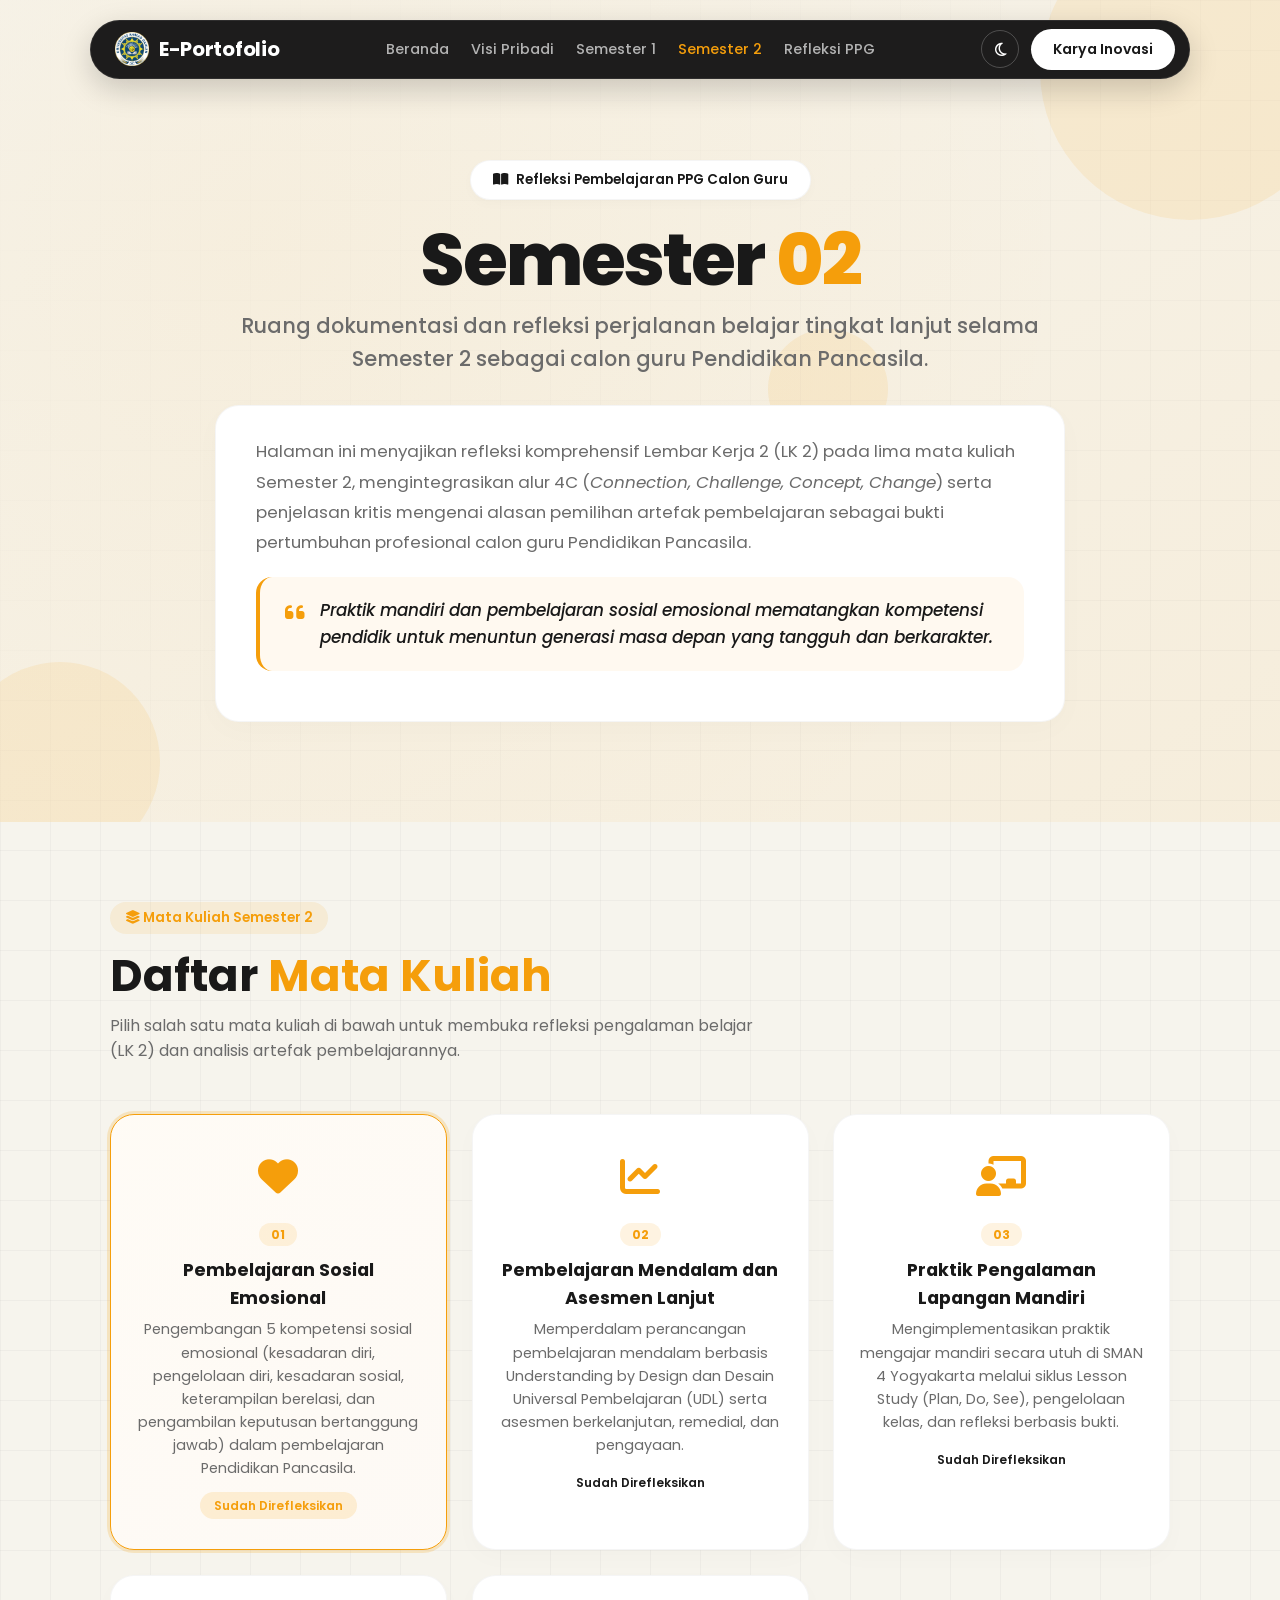
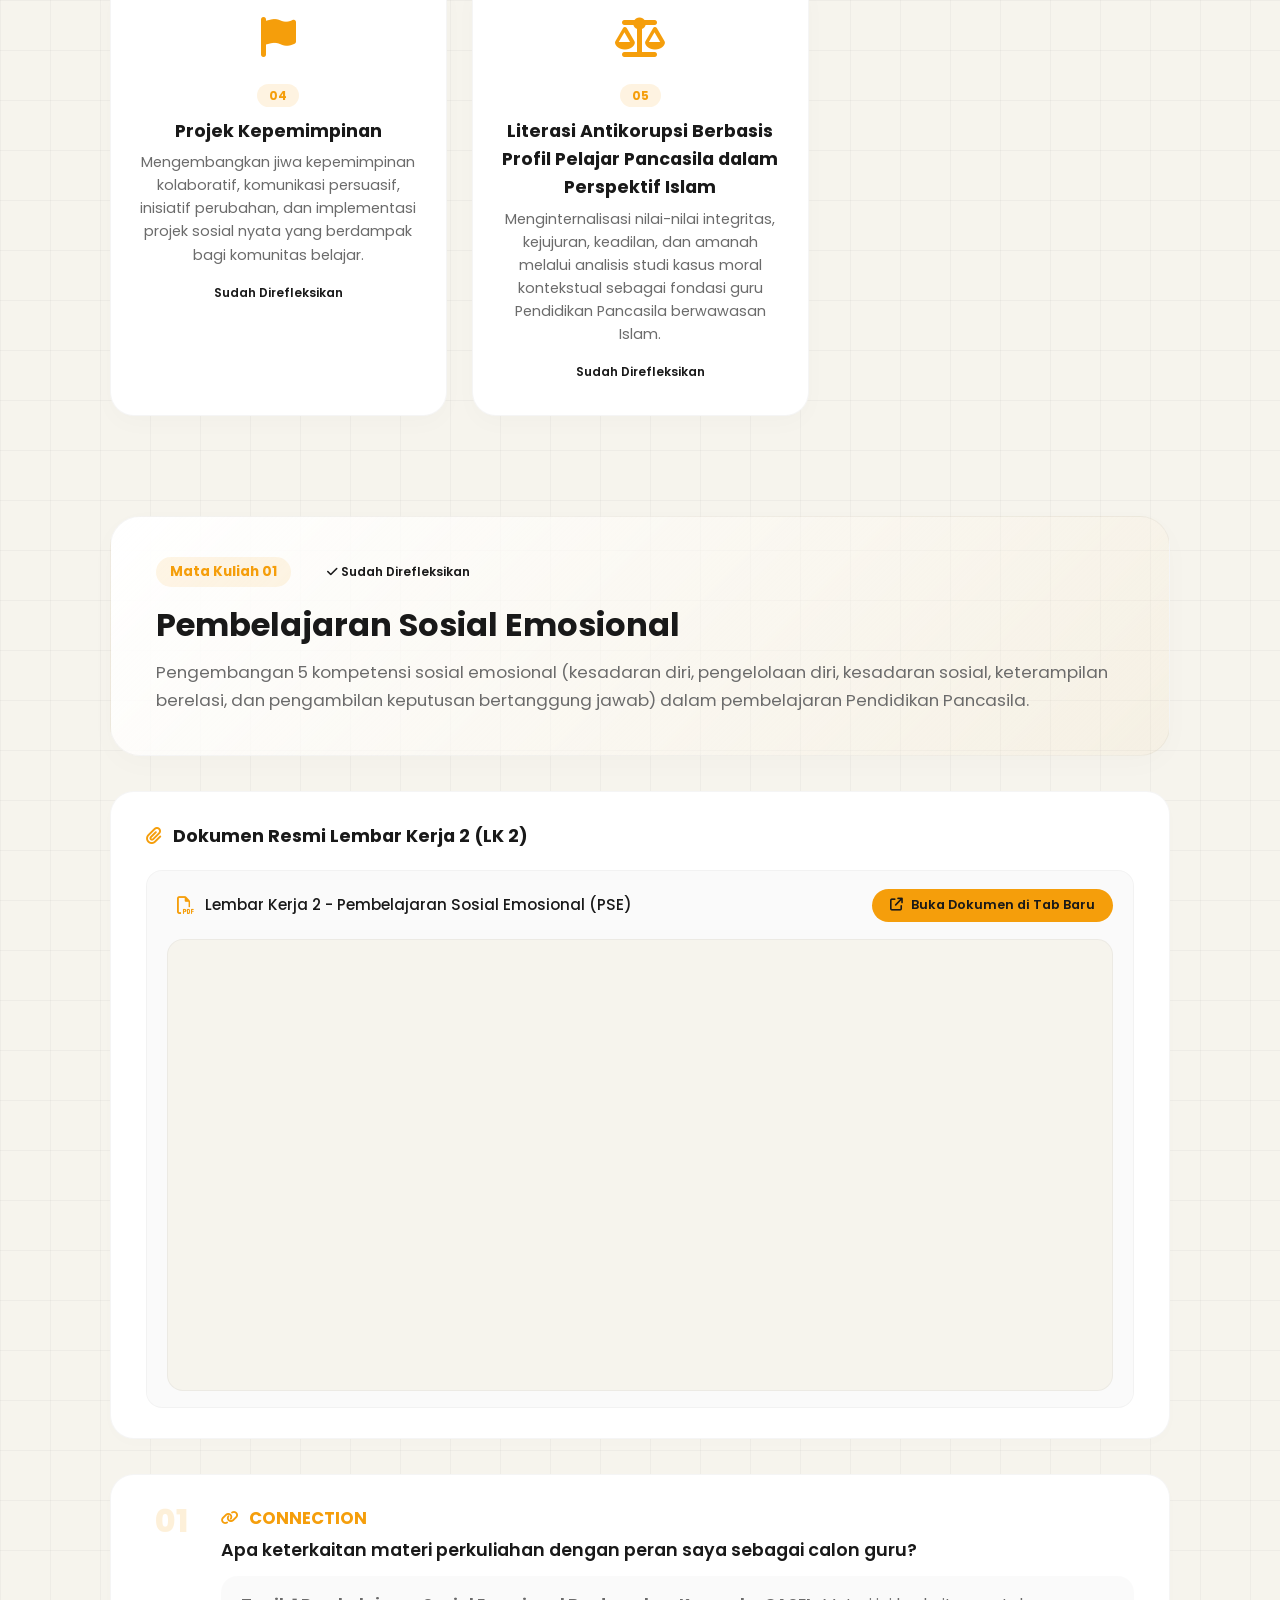
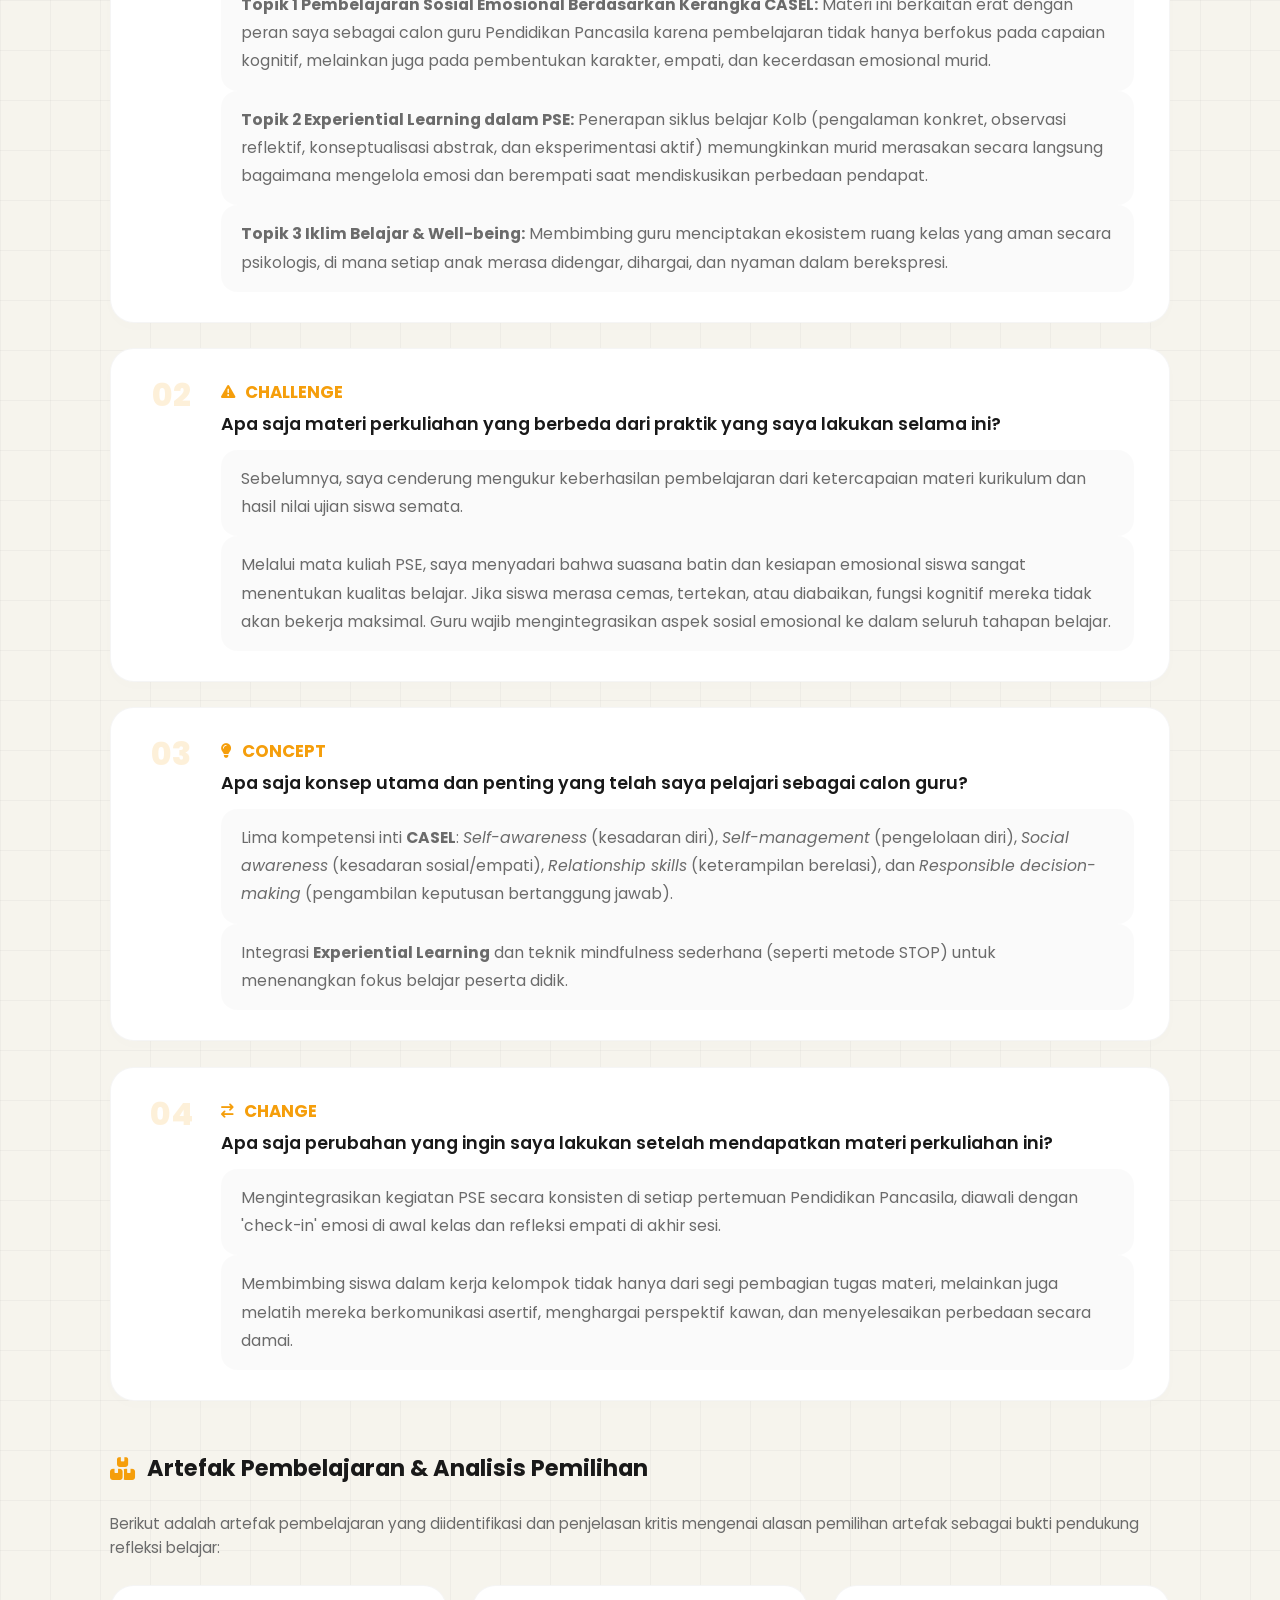
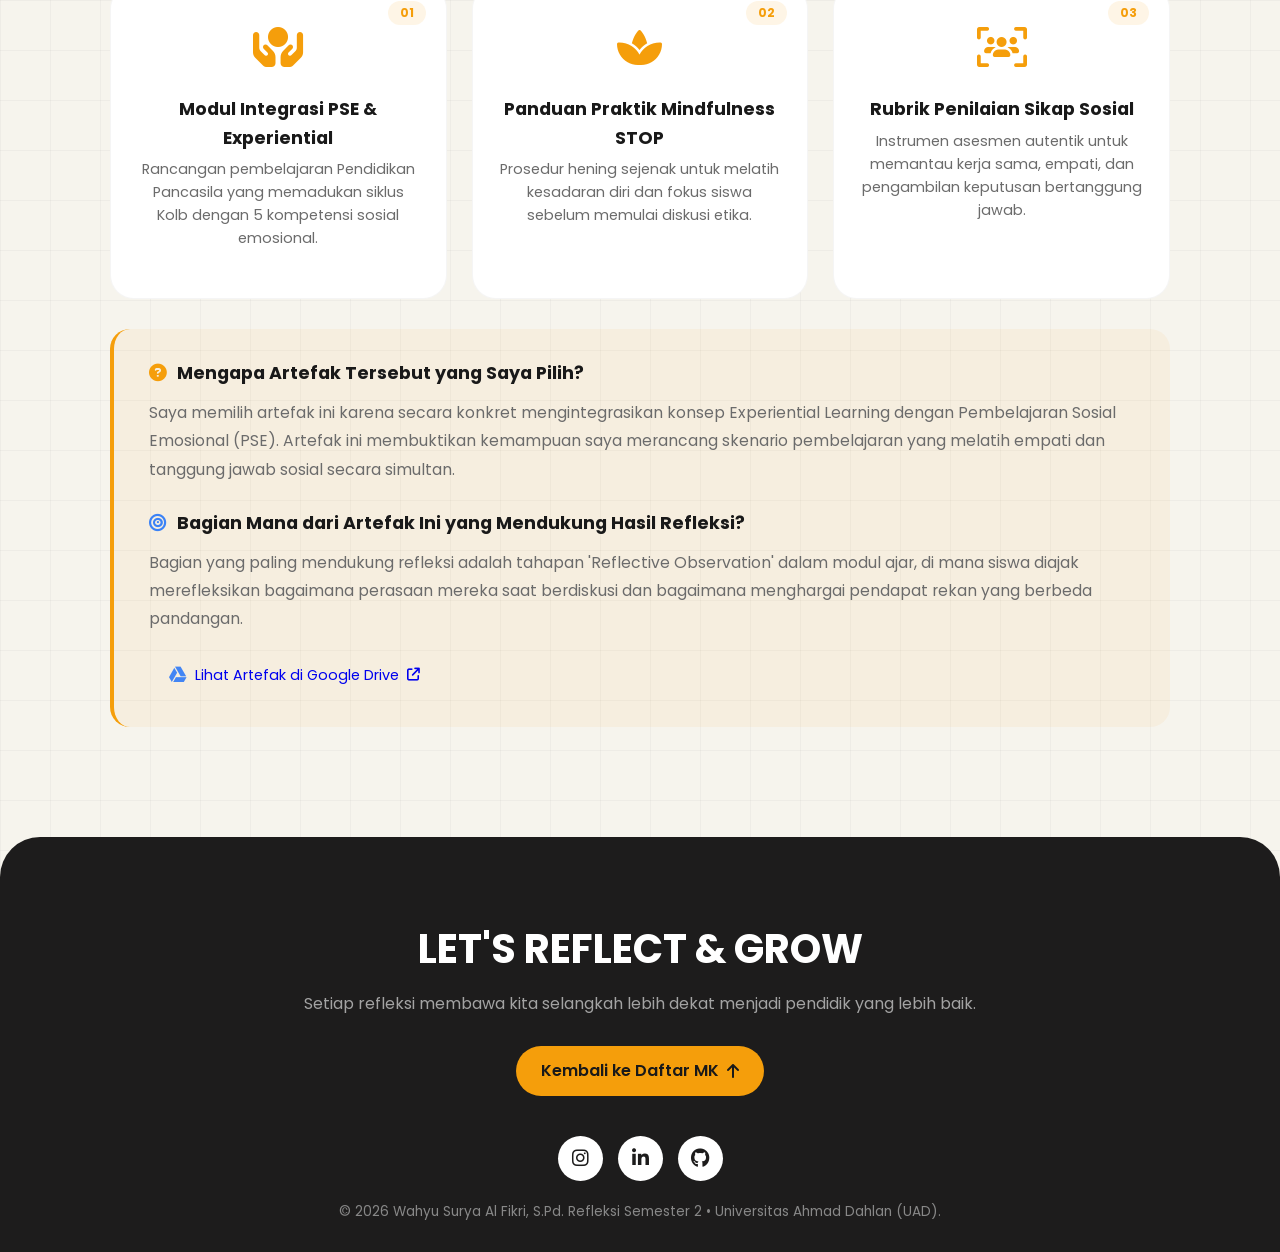
<file: sem2.html>
<!doctype html>
<html lang="id">
  <head>
    <meta charset="UTF-8" />
    <meta name="viewport" content="width=device-width, initial-scale=1.0" />
    <title>Refleksi Semester 2 | Wahyu Surya Al Fikri, S.Pd.</title>
    <!-- Fonts -->
    <link href="https://fonts.googleapis.com/css2?family=Poppins:wght@300;400;500;600;700;800&display=swap" rel="stylesheet" />
    <link href="https://fonts.googleapis.com/css2?family=Great+Vibes&display=swap" rel="stylesheet" />
    <!-- FontAwesome -->
    <link rel="stylesheet" href="https://cdnjs.cloudflare.com/ajax/libs/font-awesome/6.4.0/css/all.min.css" />
    <link rel="stylesheet" href="css/sem2.css" />
    <link rel="stylesheet" href="css/navbar.css" />
    <link rel="shortcut icon" href="images/logo navbar.png" type="image/png" />
  </head>
  <body>
    <!-- ===== NAVBAR ===== -->
    <nav class="navbar" id="mainNavbar">
      <div class="nav-container">
        <a href="index.html" class="logo">
          <img src="images/logo navbar.png" alt="Logo" class="nav-logo-img" />
          <span class="logo-text">E-Portofolio</span>
        </a>
                <ul class="nav-links" id="navLinks">
          <li><a href="index.html">Beranda</a></li>
          <li><a href="visi.html">Visi Pribadi</a></li>
          <li><a href="sem1.html">Semester 1</a></li>
          <li><a href="sem2.html" class="active">Semester 2</a></li>
          <li><a href="refleksi.html">Refleksi PPG</a></li>
          <li class="mobile-contact-item">
            <a href="karya.html" class="btn-contact-mobile"> <i class="fa-solid fa-lightbulb"></i> Karya Inovasi </a>
          </li>
        </ul>
        <div class="nav-right">
          <button class="dark-mode-toggle" id="theme-toggle" aria-label="Ganti Tema"><i class="fa-regular fa-moon"></i></button>
          <a href="karya.html" class="btn-contact desktop-only-btn">Karya Inovasi</a>
          <button class="nav-toggle" id="navToggle" aria-label="Buka Navigasi" aria-expanded="false">
            <i class="fa-solid fa-bars"></i>
          </button>
        </div>
      </div>
    </nav>

    <!-- ===== HERO ===== -->
    <header class="hero-sem2">
      <div class="hero-overlay"></div>
      <div class="hero-content reveal reveal-up">
        <div class="hero-badge"><i class="fa-solid fa-book-open"></i> Refleksi Pembelajaran PPG Calon Guru</div>
        <h1>Semester <span class="highlight">02</span></h1>
        <p class="hero-sub">Ruang dokumentasi dan refleksi perjalanan belajar tingkat lanjut selama Semester 2 sebagai calon guru Pendidikan Pancasila.</p>
        <div class="hero-desc">
          <p>
            Halaman ini menyajikan refleksi komprehensif Lembar Kerja 2 (LK 2) pada lima mata kuliah Semester 2, mengintegrasikan alur 4C (<em>Connection, Challenge, Concept, Change</em>) serta penjelasan kritis mengenai alasan pemilihan artefak pembelajaran sebagai bukti pertumbuhan profesional calon guru Pendidikan Pancasila.
          </p>
          <div class="hero-quote">
            <i class="fa-solid fa-quote-left"></i>
            <span>Praktik mandiri dan pembelajaran sosial emosional mematangkan kompetensi pendidik untuk menuntun generasi masa depan yang tangguh dan berkarakter.</span>
          </div>
        </div>
      </div>
      <div class="hero-shapes">
        <span class="shape shape-1"></span>
        <span class="shape shape-2"></span>
        <span class="shape shape-3"></span>
      </div>
    </header>

    <!-- ===== PILIHAN MATA KULIAH ===== -->
    <section id="daftar-mk" class="section-container">
      <div class="section-header reveal reveal-up">
        <div class="section-badge"><i class="fa-solid fa-layer-group"></i> Mata Kuliah Semester 2</div>
        <h2>Daftar <span class="highlight">Mata Kuliah</span></h2>
        <p style="color: var(--text-gray); max-width: 650px; margin-top: 10px">Pilih salah satu mata kuliah di bawah untuk membuka refleksi pengalaman belajar (LK 2) dan analisis artefak pembelajarannya.</p>
      </div>

      <div class="mk-grid" id="mkGrid">
        <!-- Card MK 01 -->
        <div class="mk-card hover-anim reveal reveal-up active" data-target="mk01">
          <div class="mk-icon"><i class="fa-solid fa-heart"></i></div>
          <span class="mk-code">01</span>
          <h3 class="mk-name">Pembelajaran Sosial Emosional</h3>
          <p class="mk-desc">Pengembangan 5 kompetensi sosial emosional (kesadaran diri, pengelolaan diri, kesadaran sosial, keterampilan berelasi, dan pengambilan keputusan bertanggung jawab) dalam pembelajaran Pendidikan Pancasila.</p>
          <span class="mk-status">Sudah Direfleksikan</span>
        </div>
        <!-- Card MK 02 -->
        <div class="mk-card hover-anim reveal reveal-up" data-target="mk02" style="animation-delay: 0.1s">
          <div class="mk-icon"><i class="fa-solid fa-chart-line"></i></div>
          <span class="mk-code">02</span>
          <h3 class="mk-name">Pembelajaran Mendalam dan Asesmen Lanjut</h3>
          <p class="mk-desc">Memperdalam perancangan pembelajaran mendalam berbasis Understanding by Design dan Desain Universal Pembelajaran (UDL) serta asesmen berkelanjutan, remedial, dan pengayaan.</p>
          <span class="mk-status">Sudah Direfleksikan</span>
        </div>
        <!-- Card MK 03 -->
        <div class="mk-card hover-anim reveal reveal-up" data-target="mk03" style="animation-delay: 0.2s">
          <div class="mk-icon"><i class="fa-solid fa-chalkboard-user"></i></div>
          <span class="mk-code">03</span>
          <h3 class="mk-name">Praktik Pengalaman Lapangan Mandiri</h3>
          <p class="mk-desc">Mengimplementasikan praktik mengajar mandiri secara utuh di SMAN 4 Yogyakarta melalui siklus Lesson Study (Plan, Do, See), pengelolaan kelas, dan refleksi berbasis bukti.</p>
          <span class="mk-status">Sudah Direfleksikan</span>
        </div>
        <!-- Card MK 04 -->
        <div class="mk-card hover-anim reveal reveal-up" data-target="mk04" style="animation-delay: 0.3s">
          <div class="mk-icon"><i class="fa-solid fa-flag"></i></div>
          <span class="mk-code">04</span>
          <h3 class="mk-name">Projek Kepemimpinan</h3>
          <p class="mk-desc">Mengembangkan jiwa kepemimpinan kolaboratif, komunikasi persuasif, inisiatif perubahan, dan implementasi projek sosial nyata yang berdampak bagi komunitas belajar.</p>
          <span class="mk-status">Sudah Direfleksikan</span>
        </div>
        <!-- Card MK 05 -->
        <div class="mk-card hover-anim reveal reveal-up" data-target="mk05" style="animation-delay: 0.4s">
          <div class="mk-icon"><i class="fa-solid fa-scale-balanced"></i></div>
          <span class="mk-code">05</span>
          <h3 class="mk-name">Literasi Antikorupsi Berbasis Profil Pelajar Pancasila dalam Perspektif Islam</h3>
          <p class="mk-desc">Menginternalisasi nilai-nilai integritas, kejujuran, keadilan, dan amanah melalui analisis studi kasus moral kontekstual sebagai fondasi guru Pendidikan Pancasila berwawasan Islam.</p>
          <span class="mk-status">Sudah Direfleksikan</span>
        </div>
      </div>
    </section>

    <!-- ===== PANEL REFLEKSI ===== -->
    <section id="refleksi" class="section-container panel-section">
      <!-- ============================================================ -->
      <!-- MK 01: Pembelajaran Sosial Emosional -->
      <!-- ============================================================ -->
      <div class="reflection-panel active" id="panel-mk01">
        <div class="panel-header reveal reveal-up">
          <div class="panel-meta">
            <span class="panel-code">Mata Kuliah 01</span>
            <span class="panel-status done"><i class="fa-solid fa-check"></i> Sudah Direfleksikan</span>
          </div>
          <h2>Pembelajaran Sosial Emosional</h2>
          <p class="panel-desc">Pengembangan 5 kompetensi sosial emosional (kesadaran diri, pengelolaan diri, kesadaran sosial, keterampilan berelasi, dan pengambilan keputusan bertanggung jawab) dalam pembelajaran Pendidikan Pancasila.</p>
        </div>

        <!-- Dokumen Pendukung (LK 2) -->
        <div class="panel-documents reveal reveal-up">
          <h4><i class="fa-solid fa-paperclip"></i> Dokumen Resmi Lembar Kerja 2 (LK 2)</h4>
          <div class="doc-list">
            <div class="doc-item-wrapper">
              <div class="doc-header">
                <div class="doc-item" style="cursor: default">
                  <i class="fa-regular fa-file-pdf"></i>
                  <span>Lembar Kerja 2 - Pembelajaran Sosial Emosional (PSE)</span>
                </div>
                <a href="document/Sem2/Seminar Refleksi_Pembelajaran_Sosial_Emosional_Wahyu Surya Al Fikri (1).pdf" target="_blank" class="doc-open-btn">
                  <i class="fa-solid fa-arrow-up-right-from-square"></i> Buka Dokumen di Tab Baru
                </a>
              </div>
              <div class="pdf-preview">
                <iframe src="document/Sem2/Seminar Refleksi_Pembelajaran_Sosial_Emosional_Wahyu Surya Al Fikri (1).pdf" width="100%" height="520px" style="border: none; border-radius: 12px"></iframe>
              </div>
            </div>
          </div>
        </div>

        <!-- Reflection Flow (4C: Connection, Challenge, Concept, Change) -->
        <div class="reflection-flow">
          <!-- 01 CONNECTION -->
          <div class="rf-item reveal reveal-up">
            <div class="rf-number">01</div>
            <div class="rf-content">
              <h4><i class="fa-solid fa-link rf-icon"></i> CONNECTION</h4>
              <h5>Apa keterkaitan materi perkuliahan dengan peran saya sebagai calon guru?</h5>
              <p class="rf-answer"><strong>Topik 1 Pembelajaran Sosial Emosional Berdasarkan Kerangka CASEL:</strong> Materi ini berkaitan erat dengan peran saya sebagai calon guru Pendidikan Pancasila karena pembelajaran tidak hanya berfokus pada capaian kognitif, melainkan juga pada pembentukan karakter, empati, dan kecerdasan emosional murid.</p>
              <p class="rf-answer"><strong>Topik 2 Experiential Learning dalam PSE:</strong> Penerapan siklus belajar Kolb (pengalaman konkret, observasi reflektif, konseptualisasi abstrak, dan eksperimentasi aktif) memungkinkan murid merasakan secara langsung bagaimana mengelola emosi dan berempati saat mendiskusikan perbedaan pendapat.</p>
              <p class="rf-answer"><strong>Topik 3 Iklim Belajar & Well-being:</strong> Membimbing guru menciptakan ekosistem ruang kelas yang aman secara psikologis, di mana setiap anak merasa didengar, dihargai, dan nyaman dalam berekspresi.</p>
            </div>
          </div>

          <!-- 02 CHALLENGE -->
          <div class="rf-item reveal reveal-up">
            <div class="rf-number">02</div>
            <div class="rf-content">
              <h4><i class="fa-solid fa-triangle-exclamation rf-icon"></i> CHALLENGE</h4>
              <h5>Apa saja materi perkuliahan yang berbeda dari praktik yang saya lakukan selama ini?</h5>
              <p class="rf-answer">Sebelumnya, saya cenderung mengukur keberhasilan pembelajaran dari ketercapaian materi kurikulum dan hasil nilai ujian siswa semata.</p>
              <p class="rf-answer">Melalui mata kuliah PSE, saya menyadari bahwa suasana batin dan kesiapan emosional siswa sangat menentukan kualitas belajar. Jika siswa merasa cemas, tertekan, atau diabaikan, fungsi kognitif mereka tidak akan bekerja maksimal. Guru wajib mengintegrasikan aspek sosial emosional ke dalam seluruh tahapan belajar.</p>
            </div>
          </div>

          <!-- 03 CONCEPT -->
          <div class="rf-item reveal reveal-up">
            <div class="rf-number">03</div>
            <div class="rf-content">
              <h4><i class="fa-solid fa-lightbulb rf-icon"></i> CONCEPT</h4>
              <h5>Apa saja konsep utama dan penting yang telah saya pelajari sebagai calon guru?</h5>
              <p class="rf-answer">Lima kompetensi inti <strong>CASEL</strong>: <em>Self-awareness</em> (kesadaran diri), <em>Self-management</em> (pengelolaan diri), <em>Social awareness</em> (kesadaran sosial/empati), <em>Relationship skills</em> (keterampilan berelasi), dan <em>Responsible decision-making</em> (pengambilan keputusan bertanggung jawab).</p>
              <p class="rf-answer">Integrasi <strong>Experiential Learning</strong> dan teknik mindfulness sederhana (seperti metode STOP) untuk menenangkan fokus belajar peserta didik.</p>
            </div>
          </div>

          <!-- 04 CHANGE -->
          <div class="rf-item reveal reveal-up">
            <div class="rf-number">04</div>
            <div class="rf-content">
              <h4><i class="fa-solid fa-arrow-right-arrow-left rf-icon"></i> CHANGE</h4>
              <h5>Apa saja perubahan yang ingin saya lakukan setelah mendapatkan materi perkuliahan ini?</h5>
              <p class="rf-answer">Mengintegrasikan kegiatan PSE secara konsisten di setiap pertemuan Pendidikan Pancasila, diawali dengan 'check-in' emosi di awal kelas dan refleksi empati di akhir sesi.</p>
              <p class="rf-answer">Membimbing siswa dalam kerja kelompok tidak hanya dari segi pembagian tugas materi, melainkan juga melatih mereka berkomunikasi asertif, menghargai perspektif kawan, dan menyelesaikan perbedaan secara damai.</p>
            </div>
          </div>
        </div>

        <!-- Artefak Pembelajaran -->
        <div class="artifacts-grid reveal reveal-up">
          <h3><i class="fa-solid fa-boxes-stacked"></i> Artefak Pembelajaran &amp; Analisis Pemilihan</h3>
          <p style="color: var(--text-gray); margin-bottom: 25px; font-size: 0.95rem">
            Berikut adalah artefak pembelajaran yang diidentifikasi dan penjelasan kritis mengenai alasan pemilihan artefak sebagai bukti pendukung refleksi belajar:
          </p>
          <div class="artifact-cards">
            <div class="artifact-card hover-anim">
              <span class="artifact-number">01</span>
              <div class="artifact-icon"><i class="fa-solid fa-hands-holding-circle"></i></div>
              <h4>Modul Integrasi PSE & Experiential</h4>
              <p>Rancangan pembelajaran Pendidikan Pancasila yang memadukan siklus Kolb dengan 5 kompetensi sosial emosional.</p>
            </div>
            <div class="artifact-card hover-anim">
              <span class="artifact-number">02</span>
              <div class="artifact-icon"><i class="fa-solid fa-spa"></i></div>
              <h4>Panduan Praktik Mindfulness STOP</h4>
              <p>Prosedur hening sejenak untuk melatih kesadaran diri dan fokus siswa sebelum memulai diskusi etika.</p>
            </div>
            <div class="artifact-card hover-anim">
              <span class="artifact-number">03</span>
              <div class="artifact-icon"><i class="fa-solid fa-users-viewfinder"></i></div>
              <h4>Rubrik Penilaian Sikap Sosial</h4>
              <p>Instrumen asesmen autentik untuk memantau kerja sama, empati, dan pengambilan keputusan bertanggung jawab.</p>
            </div>
          </div>

          <div class="artifact-meaning reveal reveal-up" style="margin-top: 30px">
            <h4><i class="fa-solid fa-circle-question"></i> Mengapa Artefak Tersebut yang Saya Pilih?</h4>
            <p>Saya memilih artefak ini karena secara konkret mengintegrasikan konsep Experiential Learning dengan Pembelajaran Sosial Emosional (PSE). Artefak ini membuktikan kemampuan saya merancang skenario pembelajaran yang melatih empati dan tanggung jawab sosial secara simultan.</p>

            <h4 style="margin-top: 25px;"><i class="fa-solid fa-bullseye" style="color: #3b82f6;"></i> Bagian Mana dari Artefak Ini yang Mendukung Hasil Refleksi?</h4>
            <p>Bagian yang paling mendukung refleksi adalah tahapan 'Reflective Observation' dalam modul ajar, di mana siswa diajak merefleksikan bagaimana perasaan mereka saat berdiskusi dan bagaimana menghargai pendapat rekan yang berbeda pandangan.</p>

            <div style="margin-top: 20px;">
              <a href="https://drive.google.com/file/d/1Jb-Qp6QyVkODcMzLS05Z8RpRFa81V7AF/view?usp=sharing" target="_blank" class="btn-outline" style="display: inline-flex; align-items: center; gap: 8px; padding: 10px 20px; font-size: 0.9rem; text-decoration: none;">
                <i class="fa-brands fa-google-drive" style="color: #4285F4; font-size: 1.1rem;"></i> Lihat Artefak di Google Drive <i class="fa-solid fa-arrow-up-right-from-square" style="font-size: 0.8rem;"></i>
              </a>
            </div>
          </div>
        </div>
      </div>

      <!-- ============================================================ -->
      <!-- MK 02: Pembelajaran Mendalam dan Asesmen Lanjut -->
      <!-- ============================================================ -->
      <div class="reflection-panel" id="panel-mk02">
        <div class="panel-header reveal reveal-up">
          <div class="panel-meta">
            <span class="panel-code">Mata Kuliah 02</span>
            <span class="panel-status done"><i class="fa-solid fa-check"></i> Sudah Direfleksikan</span>
          </div>
          <h2>Pembelajaran Mendalam dan Asesmen Lanjut</h2>
          <p class="panel-desc">Memperdalam perancangan pembelajaran mendalam berbasis Understanding by Design dan Desain Universal Pembelajaran (UDL) serta asesmen berkelanjutan, remedial, dan pengayaan.</p>
        </div>

        <!-- Dokumen Pendukung (LK 2) -->
        <div class="panel-documents reveal reveal-up">
          <h4><i class="fa-solid fa-paperclip"></i> Dokumen Resmi Lembar Kerja 2 (LK 2)</h4>
          <div class="doc-list">
            <div class="doc-item-wrapper">
              <div class="doc-header">
                <div class="doc-item" style="cursor: default">
                  <i class="fa-regular fa-file-pdf"></i>
                  <span>Lembar Kerja 2 - Pembelajaran Mendalam & Asesmen Lanjut</span>
                </div>
                <a href="document/Sem2/Seminar Refleksi_Pembelajaran Mendalam Asesmen Lanjut_Wahyu Surya Al Fikri (1).pdf" target="_blank" class="doc-open-btn">
                  <i class="fa-solid fa-arrow-up-right-from-square"></i> Buka Dokumen di Tab Baru
                </a>
              </div>
              <div class="pdf-preview">
                <iframe src="document/Sem2/Seminar Refleksi_Pembelajaran Mendalam Asesmen Lanjut_Wahyu Surya Al Fikri (1).pdf" width="100%" height="520px" style="border: none; border-radius: 12px"></iframe>
              </div>
            </div>
          </div>
        </div>

        <!-- Reflection Flow (4C: Connection, Challenge, Concept, Change) -->
        <div class="reflection-flow">
          <!-- 01 CONNECTION -->
          <div class="rf-item reveal reveal-up">
            <div class="rf-number">01</div>
            <div class="rf-content">
              <h4><i class="fa-solid fa-link rf-icon"></i> CONNECTION</h4>
              <h5>Apa keterkaitan materi perkuliahan dengan peran saya sebagai calon guru?</h5>
              <p class="rf-answer"><strong>Topik 1 Asesmen Awal Pembelajaran Mendalam:</strong> Guru perlu melakukan asesmen diagnostik kognitif dan non-kognitif yang terstruktur untuk mengetahui modalitas dan kesiapan awal murid sebelum masuk ke materi analisis konstitusi.</p>
              <p class="rf-answer"><strong>Topik 2 Desain Universal untuk Pembelajaran (UDL):</strong> Menerapkan tiga prinsip Universal Design for Learning guna menyediakan berbagai cara representasi materi, ekspresi pemahaman, serta keterlibatan aktif peserta didik.</p>
              <p class="rf-answer"><strong>Topik 3 Asesmen Berkelanjutan, Remedial, & Pengayaan:</strong> Mengelola siklus asesmen formatif yang adil untuk memberikan pendampingan terarah bagi siswa yang belum mencapai tujuan serta tantangan lanjut bagi yang sudah melampauinya.</p>
            </div>
          </div>

          <!-- 02 CHALLENGE -->
          <div class="rf-item reveal reveal-up">
            <div class="rf-number">02</div>
            <div class="rf-content">
              <h4><i class="fa-solid fa-triangle-exclamation rf-icon"></i> CHALLENGE</h4>
              <h5>Apa saja materi perkuliahan yang berbeda dari praktik yang saya lakukan selama ini?</h5>
              <p class="rf-answer">Sebelumnya, penilaian sering kali dianggap sekadar tugas pemberian nilai di akhir semester menggunakan tes tertulis standar yang seragam untuk semua siswa tanpa alternatif representasi.</p>
              <p class="rf-answer">Mata kuliah ini mempertegas bahwa kurikulumlah yang harus fleksibel memfasilitasi kebutuhan murid melalui prinsip Universal Design for Learning (UDL), bukan siswa yang dipaksa tunduk pada satu format ujian yang kaku.</p>
            </div>
          </div>

          <!-- 03 CONCEPT -->
          <div class="rf-item reveal reveal-up">
            <div class="rf-number">03</div>
            <div class="rf-content">
              <h4><i class="fa-solid fa-lightbulb rf-icon"></i> CONCEPT</h4>
              <h5>Apa saja konsep utama dan penting yang telah saya pelajari sebagai calon guru?</h5>
              <p class="rf-answer">Prinsip <strong>Universal Design for Learning (UDL)</strong>: (1) <em>Multiple Means of Engagement</em>, (2) <em>Multiple Means of Representation</em>, (3) <em>Multiple Means of Action and Expression</em>.</p>
              <p class="rf-answer">Penyusunan <strong>Asesmen Awal Diagnostik Komprehensif</strong>, rubrik performa berbasis bukti, serta strategi diferensiasi remedial dan pengayaan yang humanis.</p>
            </div>
          </div>

          <!-- 04 CHANGE -->
          <div class="rf-item reveal reveal-up">
            <div class="rf-number">04</div>
            <div class="rf-content">
              <h4><i class="fa-solid fa-arrow-right-arrow-left rf-icon"></i> CHANGE</h4>
              <h5>Apa saja perubahan yang ingin saya lakukan setelah mendapatkan materi perkuliahan ini?</h5>
              <p class="rf-answer">Membiasakan diri melaksanakan asesmen awal diagnostik pada materi Pendidikan Pancasila sebelum menyusun rencana ajar.</p>
              <p class="rf-answer">Menyediakan ragam opsi bagi siswa untuk mendemonstrasikan pemahaman mereka: esai analisis, infografis digital, podcast audio, atau simulasi interaktif.</p>
            </div>
          </div>
        </div>

        <!-- Artefak Pembelajaran -->
        <div class="artifacts-grid reveal reveal-up">
          <h3><i class="fa-solid fa-boxes-stacked"></i> Artefak Pembelajaran &amp; Analisis Pemilihan</h3>
          <p style="color: var(--text-gray); margin-bottom: 25px; font-size: 0.95rem">
            Berikut adalah artefak pembelajaran yang diidentifikasi dan penjelasan kritis mengenai alasan pemilihan artefak sebagai bukti pendukung refleksi belajar:
          </p>
          <div class="artifact-cards">
            <div class="artifact-card hover-anim">
              <span class="artifact-number">01</span>
              <div class="artifact-icon"><i class="fa-solid fa-list-check"></i></div>
              <h4>Asesmen Awal Diagnostik Pancasila</h4>
              <p>Instrumen pemetaan awal kesiapan materi UUD NRI 1945 untuk menentukan titik tolak pembelajaran berdiferensiasi.</p>
            </div>
            <div class="artifact-card hover-anim">
              <span class="artifact-number">02</span>
              <div class="artifact-icon"><i class="fa-solid fa-cubes"></i></div>
              <h4>Perangkat Ajar Berbasis UDL</h4>
              <p>Modul ajar yang menyediakan multi-representasi media (video, komik, teks) dan multi-ekspresi tugas siswa.</p>
            </div>
            <div class="artifact-card hover-anim">
              <span class="artifact-number">03</span>
              <div class="artifact-icon"><i class="fa-solid fa-arrows-split-up-and-left"></i></div>
              <h4>Program Remedial & Pengayaan</h4>
              <p>Desain intervensi diferensiasi terarah berdasarkan hasil evaluasi formatif berkelanjutan.</p>
            </div>
          </div>

          <div class="artifact-meaning reveal reveal-up" style="margin-top: 30px">
            <h4><i class="fa-solid fa-circle-question"></i> Mengapa Artefak Tersebut yang Saya Pilih?</h4>
            <p>Saya memilih artefak 'Asesmen Awal (Diagnostik) Pendidikan Pancasila' karena menunjukkan penerapan nyata asesmen awal untuk mengenali pengetahuan, kesiapan, minat, dan gaya belajar murid sebelum memulai materi esensial di kelas XI.</p>

            <h4 style="margin-top: 25px;"><i class="fa-solid fa-bullseye" style="color: #3b82f6;"></i> Bagian Mana dari Artefak Ini yang Mendukung Hasil Refleksi?</h4>
            <p>Bagian artefak yang paling mendukung refleksi adalah pembagian asesmen kognitif dan non-kognitif serta pemanfaatan hasilnya dalam memodifikasi tingkat kesulitan instruksional bagi peserta didik.</p>

            <div style="margin-top: 20px;">
              <a href="https://drive.google.com/file/d/1Mx9GA5QbX2Fc2nJj1DkuWrcfDtrybeO5/view?usp=sharing" target="_blank" class="btn-outline" style="display: inline-flex; align-items: center; gap: 8px; padding: 10px 20px; font-size: 0.9rem; text-decoration: none;">
                <i class="fa-brands fa-google-drive" style="color: #4285F4; font-size: 1.1rem;"></i> Lihat Artefak di Google Drive <i class="fa-solid fa-arrow-up-right-from-square" style="font-size: 0.8rem;"></i>
              </a>
            </div>
          </div>
        </div>
      </div>

      <!-- ============================================================ -->
      <!-- MK 03: Praktik Pengalaman Lapangan Mandiri -->
      <!-- ============================================================ -->
      <div class="reflection-panel" id="panel-mk03">
        <div class="panel-header reveal reveal-up">
          <div class="panel-meta">
            <span class="panel-code">Mata Kuliah 03</span>
            <span class="panel-status done"><i class="fa-solid fa-check"></i> Sudah Direfleksikan</span>
          </div>
          <h2>Praktik Pengalaman Lapangan Mandiri</h2>
          <p class="panel-desc">Mengimplementasikan praktik mengajar mandiri secara utuh di SMAN 4 Yogyakarta melalui siklus Lesson Study (Plan, Do, See), pengelolaan kelas, dan refleksi berbasis bukti.</p>
        </div>

        <!-- Dokumen Pendukung (LK 2) -->
        <div class="panel-documents reveal reveal-up">
          <h4><i class="fa-solid fa-paperclip"></i> Dokumen Resmi Lembar Kerja 2 (LK 2)</h4>
          <div class="doc-list">
            <div class="doc-item-wrapper">
              <div class="doc-header">
                <div class="doc-item" style="cursor: default">
                  <i class="fa-regular fa-file-pdf"></i>
                  <span>Lembar Kerja 2 - PPL Mandiri SMAN 4 Yogyakarta</span>
                </div>
                <a href="document/Sem2/Seminar Refleksi_SMA Negeri 4 Yogyakarta_Praktik Pengalaman Lapangan (PPL) Mandiri_Wahyu Surya Al Fikri (1).pdf" target="_blank" class="doc-open-btn">
                  <i class="fa-solid fa-arrow-up-right-from-square"></i> Buka Dokumen di Tab Baru
                </a>
              </div>
              <div class="pdf-preview">
                <iframe src="document/Sem2/Seminar Refleksi_SMA Negeri 4 Yogyakarta_Praktik Pengalaman Lapangan (PPL) Mandiri_Wahyu Surya Al Fikri (1).pdf" width="100%" height="520px" style="border: none; border-radius: 12px"></iframe>
              </div>
            </div>
          </div>
        </div>

        <!-- Reflection Flow (4C: Connection, Challenge, Concept, Change) -->
        <div class="reflection-flow">
          <!-- 01 CONNECTION -->
          <div class="rf-item reveal reveal-up">
            <div class="rf-number">01</div>
            <div class="rf-content">
              <h4><i class="fa-solid fa-link rf-icon"></i> CONNECTION</h4>
              <h5>Apa keterkaitan materi perkuliahan dengan peran saya sebagai calon guru?</h5>
              <p class="rf-answer">PPL Mandiri memberikan pengalaman langsung memegang tanggung jawab penuh seorang guru profesional di SMAN 4 Yogyakarta, mulai dari membedah kurikulum, menyusun modul ajar utuh, mengelola dinamika kelas, hingga mengevaluasi capaian belajar.</p>
              <p class="rf-answer">Menghubungkan seluruh teori pedagogik yang dipelajari selama perkuliahan dengan realitas lapangan nyata di kelas XI Pendidikan Pancasila, termasuk bagaimana membangun komunikasi positif dan memotivasi belajar siswa.</p>
            </div>
          </div>

          <!-- 02 CHALLENGE -->
          <div class="rf-item reveal reveal-up">
            <div class="rf-number">02</div>
            <div class="rf-content">
              <h4><i class="fa-solid fa-triangle-exclamation rf-icon"></i> CHALLENGE</h4>
              <h5>Apa saja materi perkuliahan yang berbeda dari praktik yang saya lakukan selama ini?</h5>
              <p class="rf-answer">Menghadapi tantangan nyata di lapangan seperti keterbatasan fokus siswa di jam pelajaran siang, heterogenitas kecepatan belajar antar-siswa, serta keharusan mengelola kelas yang bersemangat namun tetap tertib.</p>
              <p class="rf-answer">Menyadari bahwa mengajar mandiri menuntut guru untuk fleksibel, tanggap terhadap respon spontan siswa, serta mampu berinovasi menghadirkan media pembelajaran interaktif yang memecah kejenuhan (seperti permainan Civic Clash).</p>
            </div>
          </div>

          <!-- 03 CONCEPT -->
          <div class="rf-item reveal reveal-up">
            <div class="rf-number">03</div>
            <div class="rf-content">
              <h4><i class="fa-solid fa-lightbulb rf-icon"></i> CONCEPT</h4>
              <h5>Apa saja konsep utama dan penting yang telah saya pelajari sebagai calon guru?</h5>
              <p class="rf-answer">Penerapan siklus <strong>Lesson Study</strong> berbasis bukti: <em>Plan</em> (perencanaan terpadu), <em>Do</em> (pelaksanaan pembelajaran otentik), dan <em>See</em> (observasi dan refleksi mendalam bersama guru pamong dan rekan sejawat).</p>
              <p class="rf-answer">Manajemen kelas mandiri yang demokratis, pembelajaran berdiferensiasi, serta asesmen autentik berkelanjutan.</p>
            </div>
          </div>

          <!-- 04 CHANGE -->
          <div class="rf-item reveal reveal-up">
            <div class="rf-number">04</div>
            <div class="rf-content">
              <h4><i class="fa-solid fa-arrow-right-arrow-left rf-icon"></i> CHANGE</h4>
              <h5>Apa saja perubahan yang ingin saya lakukan setelah mendapatkan materi perkuliahan ini?</h5>
              <p class="rf-answer">Membiasakan diri memulai perencanaan mengajar dengan menelaah konteks sekolah dan kebutuhan riil siswa, bukan semata berpatokan pada daftar bab buku teks.</p>
              <p class="rf-answer">Konsisten menggunakan media pembelajaran yang interaktif dan berbasis gamifikasi edukatif untuk menjaga keterlibatan aktif seluruh siswa di kelas.</p>
            </div>
          </div>
        </div>

        <!-- Artefak Pembelajaran -->
        <div class="artifacts-grid reveal reveal-up">
          <h3><i class="fa-solid fa-boxes-stacked"></i> Artefak Pembelajaran &amp; Analisis Pemilihan</h3>
          <p style="color: var(--text-gray); margin-bottom: 25px; font-size: 0.95rem">
            Berikut adalah artefak pembelajaran yang diidentifikasi dan penjelasan kritis mengenai alasan pemilihan artefak sebagai bukti pendukung refleksi belajar:
          </p>
          <div class="artifact-cards">
            <div class="artifact-card hover-anim">
              <span class="artifact-number">01</span>
              <div class="artifact-icon"><i class="fa-solid fa-file-signature"></i></div>
              <h4>LK 3 Refleksi Praktik Mengajar</h4>
              <p>Dokumen evaluasi mandiri hasil pelaksanaan siklus pembelajaran mandiri di kelas XI SMAN 4 Yogyakarta.</p>
            </div>
            <div class="artifact-card hover-anim">
              <span class="artifact-number">02</span>
              <div class="artifact-icon"><i class="fa-solid fa-gamepad"></i></div>
              <h4>Media Interaktif 'Civic Clash'</h4>
              <p>Inovasi media gamifikasi adaptasi Family 100 untuk materi Perubahan UUD NRI 1945.</p>
            </div>
            <div class="artifact-card hover-anim">
              <span class="artifact-number">03</span>
              <div class="artifact-icon"><i class="fa-solid fa-user-check"></i></div>
              <h4>Lembar Umpan Balik Guru Pamong</h4>
              <p>Catatan supervisi objektif dan rekomendasi tindak lanjut pengembangan kompetensi mengajar mandiri.</p>
            </div>
          </div>

          <div class="artifact-meaning reveal reveal-up" style="margin-top: 30px">
            <h4><i class="fa-solid fa-circle-question"></i> Mengapa Artefak Tersebut yang Saya Pilih?</h4>
            <p>Saya memilih LK 3 Refleksi Praktik Mengajar karena artefak ini membuktikan penerapan rancangan pembelajaran dalam praktik nyata secara utuh, penerimaan umpan balik dari guru pamong dan teman sejawat, serta penentuan tindak lanjut perbaikan kualitas pembelajaran.</p>

            <h4 style="margin-top: 25px;"><i class="fa-solid fa-bullseye" style="color: #3b82f6;"></i> Bagian Mana dari Artefak Ini yang Mendukung Hasil Refleksi?</h4>
            <p>Bagian artefak yang paling memperkuat hasil refleksi adalah catatan observasi keterlibatan peserta didik dan evaluasi efektivitas media pembelajaran interaktif dalam meningkatkan keaktifan diskusi kelas.</p>

            <div style="margin-top: 20px;">
              <a href="https://drive.google.com/file/d/1OMWsxRW9iuWfp9iY4LEfJ7NKDz5ZIw8L/view?usp=sharing" target="_blank" class="btn-outline" style="display: inline-flex; align-items: center; gap: 8px; padding: 10px 20px; font-size: 0.9rem; text-decoration: none;">
                <i class="fa-brands fa-google-drive" style="color: #4285F4; font-size: 1.1rem;"></i> Lihat Artefak di Google Drive <i class="fa-solid fa-arrow-up-right-from-square" style="font-size: 0.8rem;"></i>
              </a>
            </div>
          </div>
        </div>
      </div>

      <!-- ============================================================ -->
      <!-- MK 04: Projek Kepemimpinan -->
      <!-- ============================================================ -->
      <div class="reflection-panel" id="panel-mk04">
        <div class="panel-header reveal reveal-up">
          <div class="panel-meta">
            <span class="panel-code">Mata Kuliah 04</span>
            <span class="panel-status done"><i class="fa-solid fa-check"></i> Sudah Direfleksikan</span>
          </div>
          <h2>Projek Kepemimpinan</h2>
          <p class="panel-desc">Mengembangkan jiwa kepemimpinan kolaboratif, komunikasi persuasif, inisiatif perubahan, dan implementasi projek sosial nyata yang berdampak bagi komunitas belajar.</p>
        </div>

        <!-- Dokumen Pendukung (LK 2) -->
        <div class="panel-documents reveal reveal-up">
          <h4><i class="fa-solid fa-paperclip"></i> Dokumen Resmi Lembar Kerja 2 (LK 2)</h4>
          <div class="doc-list">
            <div class="doc-item-wrapper">
              <div class="doc-header">
                <div class="doc-item" style="cursor: default">
                  <i class="fa-regular fa-file-pdf"></i>
                  <span>Lembar Kerja 2 - Projek Kepemimpinan Komunitas B3</span>
                </div>
                <a href="document/Sem2/Seminar Refleksi_Projek Kepemimpinan B3_Wahyu Surya Al Fikri (1).pdf" target="_blank" class="doc-open-btn">
                  <i class="fa-solid fa-arrow-up-right-from-square"></i> Buka Dokumen di Tab Baru
                </a>
              </div>
              <div class="pdf-preview">
                <iframe src="document/Sem2/Seminar Refleksi_Projek Kepemimpinan B3_Wahyu Surya Al Fikri (1).pdf" width="100%" height="520px" style="border: none; border-radius: 12px"></iframe>
              </div>
            </div>
          </div>
        </div>

        <!-- Reflection Flow (4C: Connection, Challenge, Concept, Change) -->
        <div class="reflection-flow">
          <!-- 01 CONNECTION -->
          <div class="rf-item reveal reveal-up">
            <div class="rf-number">01</div>
            <div class="rf-content">
              <h4><i class="fa-solid fa-link rf-icon"></i> CONNECTION</h4>
              <h5>Apa keterkaitan materi perkuliahan dengan peran saya sebagai calon guru?</h5>
              <p class="rf-answer">Materi Projek Kepemimpinan membekali calon guru dengan kompetensi <em>teacher leadership</em>: kemampuan menggerakkan rekan, menginisiasi pemecahan masalah bersama, dan membangun ekosistem kolaboratif.</p>
              <p class="rf-answer">Menghubungkan empat tahapan projek kepemimpinan: perumusan visi yang bermakna, perencanaan berbasis sumber daya lokal, eksekusi lapangan kolaboratif, serta evaluasi dampak dan keberlanjutan program.</p>
            </div>
          </div>

          <!-- 02 CHALLENGE -->
          <div class="rf-item reveal reveal-up">
            <div class="rf-number">02</div>
            <div class="rf-content">
              <h4><i class="fa-solid fa-triangle-exclamation rf-icon"></i> CHALLENGE</h4>
              <h5>Apa saja materi perkuliahan yang berbeda dari praktik yang saya lakukan selama ini?</h5>
              <p class="rf-answer">Sebelumnya, kepemimpinan sering dipersepsikan hanya sebatas membagi tugas struktural, memimpin rapat, dan memastikan kegiatan selesai sesuai jadwal.</p>
              <p class="rf-answer">Melalui pelaksanaan projek nyata di lapangan, saya menyadari bahwa kepemimpinan sejati menuntut kemampuan mendengarkan aspirasi rekan tim, mengelola konflik secara bijaksana, dan memastikan program memberikan manfaat berkelanjutan bagi komunitas sasaran.</p>
            </div>
          </div>

          <!-- 03 CONCEPT -->
          <div class="rf-item reveal reveal-up">
            <div class="rf-number">03</div>
            <div class="rf-content">
              <h4><i class="fa-solid fa-lightbulb rf-icon"></i> CONCEPT</h4>
              <h5>Apa saja konsep utama dan penting yang telah saya pelajari sebagai calon guru?</h5>
              <p class="rf-answer">Konsep <strong>Kepemimpinan Reflektif Berbasis Bukti</strong>.</p>
              <p class="rf-answer">Prinsip perencanaan <strong>SMART</strong> (<em>Specific, Measurable, Achievable, Relevant, Time-bound</em>), manajemen risiko pemangku kepentingan (<em>stakeholder management</em>), serta evaluasi dampak sosial berkelanjutan.</p>
            </div>
          </div>

          <!-- 04 CHANGE -->
          <div class="rf-item reveal reveal-up">
            <div class="rf-number">04</div>
            <div class="rf-content">
              <h4><i class="fa-solid fa-arrow-right-arrow-left rf-icon"></i> CHANGE</h4>
              <h5>Apa saja perubahan yang ingin saya lakukan setelah mendapatkan materi perkuliahan ini?</h5>
              <p class="rf-answer">Membiasakan diri memulai inisiatif pendidikan dengan mengidentifikasi kebutuhan dan persoalan nyata di lapangan (<em>needs assessment</em>) sebelum merumuskan bentuk program kerja.</p>
              <p class="rf-answer">Mengembangkan komunikasi persuasif dan kepemimpinan yang melayani (<em>servant leadership</em>) dalam setiap kerja tim pendidikan di sekolah maupun masyarakat.</p>
            </div>
          </div>
        </div>

        <!-- Artefak Pembelajaran -->
        <div class="artifacts-grid reveal reveal-up">
          <h3><i class="fa-solid fa-boxes-stacked"></i> Artefak Pembelajaran &amp; Analisis Pemilihan</h3>
          <p style="color: var(--text-gray); margin-bottom: 25px; font-size: 0.95rem">
            Berikut adalah artefak pembelajaran yang diidentifikasi dan penjelasan kritis mengenai alasan pemilihan artefak sebagai bukti pendukung refleksi belajar:
          </p>
          <div class="artifact-cards">
            <div class="artifact-card hover-anim">
              <span class="artifact-number">01</span>
              <div class="artifact-icon"><i class="fa-solid fa-file-contract"></i></div>
              <h4>Proposal Projek Kepemimpinan</h4>
              <p>Rancangan inisiatif sosial komunitas berbasis pemetaan kebutuhan dan analisis SMART.</p>
            </div>
            <div class="artifact-card hover-anim">
              <span class="artifact-number">02</span>
              <div class="artifact-icon"><i class="fa-solid fa-clipboard-list"></i></div>
              <h4>Laporan Akhir Projek Komunitas B3</h4>
              <p>Dokumen pertanggungjawaban lengkap pelaksanaan projek, rekapitulasi data lapangan, dan evaluasi dampak.</p>
            </div>
            <div class="artifact-card hover-anim">
              <span class="artifact-number">03</span>
              <div class="artifact-icon"><i class="fa-solid fa-chart-pie"></i></div>
              <h4>Instrumen Evaluasi Dampak Sosial</h4>
              <p>Kuesioner dan data kepuasan peserta sasaran serta rekomendasi keberlanjutan program.</p>
            </div>
          </div>

          <div class="artifact-meaning reveal reveal-up" style="margin-top: 30px">
            <h4><i class="fa-solid fa-circle-question"></i> Mengapa Artefak Tersebut yang Saya Pilih?</h4>
            <p>Saya memilih 'Laporan Akhir Projek Kepemimpinan B3' karena artefak ini paling komprehensif mendukung konsep kepemimpinan reflektif berbasis bukti, menyajikan seluruh alur dari perumusan visi, tata kelola tim, mitigasi risiko, hingga evaluasi keberhasilan.</p>

            <h4 style="margin-top: 25px;"><i class="fa-solid fa-bullseye" style="color: #3b82f6;"></i> Bagian Mana dari Artefak Ini yang Mendukung Hasil Refleksi?</h4>
            <p>Bagian yang paling mendukung refleksi adalah uraian analisis tantangan lapangan dan cara tim menyesuaikan strategi kerja untuk memastikan program tetap berjalan sukses dan berdaya guna bagi masyarakat sasaran.</p>

            <div style="margin-top: 20px;">
              <a href="https://drive.google.com/file/d/16wpD7dQNZLqPFPr2u8857ZJrXuvyfrbq/view?usp=sharing" target="_blank" class="btn-outline" style="display: inline-flex; align-items: center; gap: 8px; padding: 10px 20px; font-size: 0.9rem; text-decoration: none;">
                <i class="fa-brands fa-google-drive" style="color: #4285F4; font-size: 1.1rem;"></i> Lihat Artefak di Google Drive <i class="fa-solid fa-arrow-up-right-from-square" style="font-size: 0.8rem;"></i>
              </a>
            </div>
          </div>
        </div>
      </div>

      <!-- ============================================================ -->
      <!-- MK 05: Literasi Antikorupsi Berbasis Profil Pelajar Pancasila dalam Perspektif Islam -->
      <!-- ============================================================ -->
      <div class="reflection-panel" id="panel-mk05">
        <div class="panel-header reveal reveal-up">
          <div class="panel-meta">
            <span class="panel-code">Mata Kuliah 05</span>
            <span class="panel-status done"><i class="fa-solid fa-check"></i> Sudah Direfleksikan</span>
          </div>
          <h2>Literasi Antikorupsi Berbasis Profil Pelajar Pancasila dalam Perspektif Islam</h2>
          <p class="panel-desc">Menginternalisasi nilai-nilai integritas, kejujuran, keadilan, dan amanah melalui analisis studi kasus moral kontekstual sebagai fondasi guru Pendidikan Pancasila berwawasan Islam.</p>
        </div>

        <!-- Dokumen Pendukung (LK 2) -->
        <div class="panel-documents reveal reveal-up">
          <h4><i class="fa-solid fa-paperclip"></i> Dokumen Resmi Lembar Kerja 2 (LK 2)</h4>
          <div class="doc-list">
            <div class="doc-item-wrapper">
              <div class="doc-header">
                <div class="doc-item" style="cursor: default">
                  <i class="fa-regular fa-file-pdf"></i>
                  <span>Lembar Kerja 2 - Literasi Antikorupsi dalam Perspektif Islam</span>
                </div>
                <a href="document/Sem2/Seminar Refleksi_Literasi Antikorupsi_Wahyu Surya Al Fikri (1).pdf" target="_blank" class="doc-open-btn">
                  <i class="fa-solid fa-arrow-up-right-from-square"></i> Buka Dokumen di Tab Baru
                </a>
              </div>
              <div class="pdf-preview">
                <iframe src="document/Sem2/Seminar Refleksi_Literasi Antikorupsi_Wahyu Surya Al Fikri (1).pdf" width="100%" height="520px" style="border: none; border-radius: 12px"></iframe>
              </div>
            </div>
          </div>
        </div>

        <!-- Reflection Flow (4C: Connection, Challenge, Concept, Change) -->
        <div class="reflection-flow">
          <!-- 01 CONNECTION -->
          <div class="rf-item reveal reveal-up">
            <div class="rf-number">01</div>
            <div class="rf-content">
              <h4><i class="fa-solid fa-link rf-icon"></i> CONNECTION</h4>
              <h5>Apa keterkaitan materi perkuliahan dengan peran saya sebagai calon guru?</h5>
              <p class="rf-answer"><strong>Topik 1 Pemahaman Nilai Moral dalam Pembelajaran Mendalam:</strong> Guru Pendidikan Pancasila bukan sekadar penyampai materi teori ketatanegaraan, melainkan fondasi benteng integritas yang menanamkan kejujuran, keadilan, tanggung jawab, dan amanah.</p>
              <p class="rf-answer"><strong>Topik 2 Analisis Studi Kasus Pelanggaran Integritas Pendidikan:</strong> Mengkaji contoh konkret penyimpangan nyata seperti manipulasi dana BOS, markup pembangunan sekolah, titipan penerimaan siswa baru, gratifikasi nilai, dan penyalahgunaan dana.</p>
              <p class="rf-answer"><strong>Topik 3 Sinergi Profil Pelajar Pancasila & Nilai Islam:</strong> Memperdalam nilai Beriman, Bertakwa, Berakhlak Mulia, dan Bernalar Kritis yang berpadu dengan prinsip amanah dan pencegahan kezaliman dalam perspektif Islam.</p>
            </div>
          </div>

          <!-- 02 CHALLENGE -->
          <div class="rf-item reveal reveal-up">
            <div class="rf-number">02</div>
            <div class="rf-content">
              <h4><i class="fa-solid fa-triangle-exclamation rf-icon"></i> CHALLENGE</h4>
              <h5>Apa saja materi perkuliahan yang berbeda dari praktik yang saya lakukan selama ini?</h5>
              <p class="rf-answer">Sebelumnya, pendidikan antikorupsi cenderung dipahami sebatas hafalan pasal undang-undang, slogan formalitas, atau doktrin larangan tanpa mengajak siswa menganalisis akar masalah dan dilema moral yang sesungguhnya.</p>
              <p class="rf-answer">Mata kuliah ini menyadarkan bahwa pendidikan antikorupsi harus berakar pada pembentukan nurani, penalaran moral kritis terhadap kasus kontekstual, serta keteladanan integritas tindakan guru dalam penilaian dan administrasi akademik.</p>
            </div>
          </div>

          <!-- 03 CONCEPT -->
          <div class="rf-item reveal reveal-up">
            <div class="rf-number">03</div>
            <div class="rf-content">
              <h4><i class="fa-solid fa-lightbulb rf-icon"></i> CONCEPT</h4>
              <h5>Apa saja konsep utama dan penting yang telah saya pelajari sebagai calon guru?</h5>
              <p class="rf-answer">Integrasi <strong>Sembilan Nilai Integritas Antikorupsi</strong>: Jujur, Tanggung Jawab, Disiplin, Mandiri, Kerja Keras, Sederhana, Berani, Peduli, dan Adil.</p>
              <p class="rf-answer">Prinsip <strong>Amanah dan Keadilan dalam Perspektif Islam</strong>, pendekatan <em>Case-Based Learning</em> dalam literasi moral, serta peran guru sebagai <em>Role Model</em> pencegahan korupsi di ekosistem sekolah.</p>
            </div>
          </div>

          <!-- 04 CHANGE -->
          <div class="rf-item reveal reveal-up">
            <div class="rf-number">04</div>
            <div class="rf-content">
              <h4><i class="fa-solid fa-arrow-right-arrow-left rf-icon"></i> CHANGE</h4>
              <h5>Apa saja perubahan yang ingin saya lakukan setelah mendapatkan materi perkuliahan ini?</h5>
              <p class="rf-answer">Merancang pembelajaran Pendidikan Pancasila berbasis studi kasus etika dan dilema moral yang dekat dengan kehidupan siswa untuk mengasah nalar kritis dan sikap berani menolak kecurangan.</p>
              <p class="rf-answer">Menjaga komitmen integritas pribadi secara konsisten dalam penilaian objektif, transparansi administrasi, penghargaan hak cipta akademik, dan keteladanan perilaku di sekolah.</p>
            </div>
          </div>
        </div>

        <!-- Artefak Pembelajaran -->
        <div class="artifacts-grid reveal reveal-up">
          <h3><i class="fa-solid fa-boxes-stacked"></i> Artefak Pembelajaran &amp; Analisis Pemilihan</h3>
          <p style="color: var(--text-gray); margin-bottom: 25px; font-size: 0.95rem">
            Berikut adalah artefak pembelajaran yang diidentifikasi dan penjelasan kritis mengenai alasan pemilihan artefak sebagai bukti pendukung refleksi belajar:
          </p>
          <div class="artifact-cards">
            <div class="artifact-card hover-anim">
              <span class="artifact-number">01</span>
              <div class="artifact-icon"><i class="fa-solid fa-shield-halved"></i></div>
              <h4>Sintesis Nilai Moral & Studi Kasus</h4>
              <p>Kajian komprehensif fondasi literasi antikorupsi, studi kasus pelanggaran dana BOS, dan peran guru Pancasila.</p>
            </div>
            <div class="artifact-card hover-anim">
              <span class="artifact-number">02</span>
              <div class="artifact-icon"><i class="fa-solid fa-newspaper"></i></div>
              <h4>Produk Literasi Antikorupsi Siswa</h4>
              <p>Desain lembar kerja analisis kasus dan produk infografis pencegahan gratifikasi dan kecurangan akademik.</p>
            </div>
            <div class="artifact-card hover-anim">
              <span class="artifact-number">03</span>
              <div class="artifact-icon"><i class="fa-solid fa-hand-holding-heart"></i></div>
              <h4>Pakta Integritas Kelas Pancasila</h4>
              <p>Kesepakatan bersama budaya jujur, transparansi penilaian, dan komitmen anti-menyontek di kelas.</p>
            </div>
          </div>

          <div class="artifact-meaning reveal reveal-up" style="margin-top: 30px">
            <h4><i class="fa-solid fa-circle-question"></i> Mengapa Artefak Tersebut yang Saya Pilih?</h4>
            <p>Saya memilih artefak 'Sintesis Topik 1 Fondasi Literasi Antikorupsi' karena artefak ini memuat pemahaman nilai moral secara lengkap, mulai dari pembelajaran mendalam antikorupsi, studi kasus kontekstual di dunia pendidikan, hingga peran strategis guru Pendidikan Pancasila sebagai agen penguatan integritas.</p>

            <h4 style="margin-top: 25px;"><i class="fa-solid fa-bullseye" style="color: #3b82f6;"></i> Bagian Mana dari Artefak Ini yang Mendukung Hasil Refleksi?</h4>
            <p>Bagian yang paling mendukung refleksi adalah pembahasan studi kasus riil (seperti manipulasi dana BOS dan gratifikasi penilaian) disertai pertanyaan pemantik yang melatih nalar etis calon guru dalam membentengi ekosistem pendidikan dari bahaya korupsi.</p>

            <div style="margin-top: 20px;">
              <a href="https://drive.google.com/file/d/1KuxGr7RckT_rHK0Xcoy5n5BpTh2N_Y8r/view?usp=drive_link" target="_blank" class="btn-outline" style="display: inline-flex; align-items: center; gap: 8px; padding: 10px 20px; font-size: 0.9rem; text-decoration: none;">
                <i class="fa-brands fa-google-drive" style="color: #4285F4; font-size: 1.1rem;"></i> Lihat Artefak di Google Drive <i class="fa-solid fa-arrow-up-right-from-square" style="font-size: 0.8rem;"></i>
              </a>
            </div>
          </div>
        </div>
      </div>
    </section>

    <!-- ===== FOOTER ===== -->
    <footer id="kontak">
      <div class="footer-content">
        <h2>LET'S REFLECT &amp; GROW</h2>
        <p style="color: #a3a3a3; margin-bottom: 30px">Setiap refleksi membawa kita selangkah lebih dekat menjadi pendidik yang lebih baik.</p>
        <a href="#daftar-mk" class="btn-primary" style="display: inline-flex">Kembali ke Daftar MK <i class="fa-solid fa-arrow-up"></i></a>
        <div class="social-links">
          <a href="#"><i class="fa-brands fa-instagram"></i></a>
          <a href="#"><i class="fa-brands fa-linkedin-in"></i></a>
          <a href="#"><i class="fa-brands fa-github"></i></a>
        </div>
        <p class="copyright">&copy; 2026 Wahyu Surya Al Fikri, S.Pd. Refleksi Semester 2 &bull; Universitas Ahmad Dahlan (UAD).</p>
      </div>
    </footer>

    <!-- ===== JAVASCRIPT ===== -->
    <script>
      // ---------- DARK MODE ----------
      const themeToggleBtn = document.getElementById("theme-toggle");
      const themeIcon = themeToggleBtn.querySelector("i");

      if (localStorage.getItem("theme") === "dark") {
        document.body.classList.add("dark-mode");
        themeIcon.classList.replace("fa-moon", "fa-sun");
      }

      themeToggleBtn.addEventListener("click", () => {
        document.body.classList.toggle("dark-mode");
        if (document.body.classList.contains("dark-mode")) {
          themeIcon.classList.replace("fa-moon", "fa-sun");
          localStorage.setItem("theme", "dark");
        } else {
          themeIcon.classList.replace("fa-sun", "fa-moon");
          localStorage.setItem("theme", "light");
        }
      });

      // ---------- SWITCH PANEL REFLEKSI ----------
      const mkCards = document.querySelectorAll(".mk-card");
      const panels = document.querySelectorAll(".reflection-panel");

      mkCards.forEach((card) => {
        card.addEventListener("click", () => {
          const target = card.getAttribute("data-target");

          // ubah card active
          mkCards.forEach((c) => c.classList.remove("active"));
          card.classList.add("active");

          // tampilkan panel
          panels.forEach((p) => p.classList.remove("active"));
          const targetPanel = document.getElementById("panel-" + target);
          if (targetPanel) {
            targetPanel.classList.add("active");
          }

          // scroll ke panel
          document.getElementById("refleksi").scrollIntoView({ behavior: "smooth", block: "start" });
        });
      });

      // aktifkan card pertama secara default
      if (mkCards.length > 0) {
        mkCards[0].classList.add("active");
      }

      // ---------- SCROLL REVEAL ----------
      const revealElements = document.querySelectorAll(".reveal");
      const revealObserver = new IntersectionObserver(
        (entries) => {
          entries.forEach((entry) => {
            if (entry.isIntersecting) {
              entry.target.classList.add("visible");
            }
          });
        },
        { threshold: 0.15, rootMargin: "0px 0px -30px 0px" }
      );
      revealElements.forEach((el) => revealObserver.observe(el));
    </script>
    <script src="js/navbar.js"></script>
  </body>
</html>
</file>
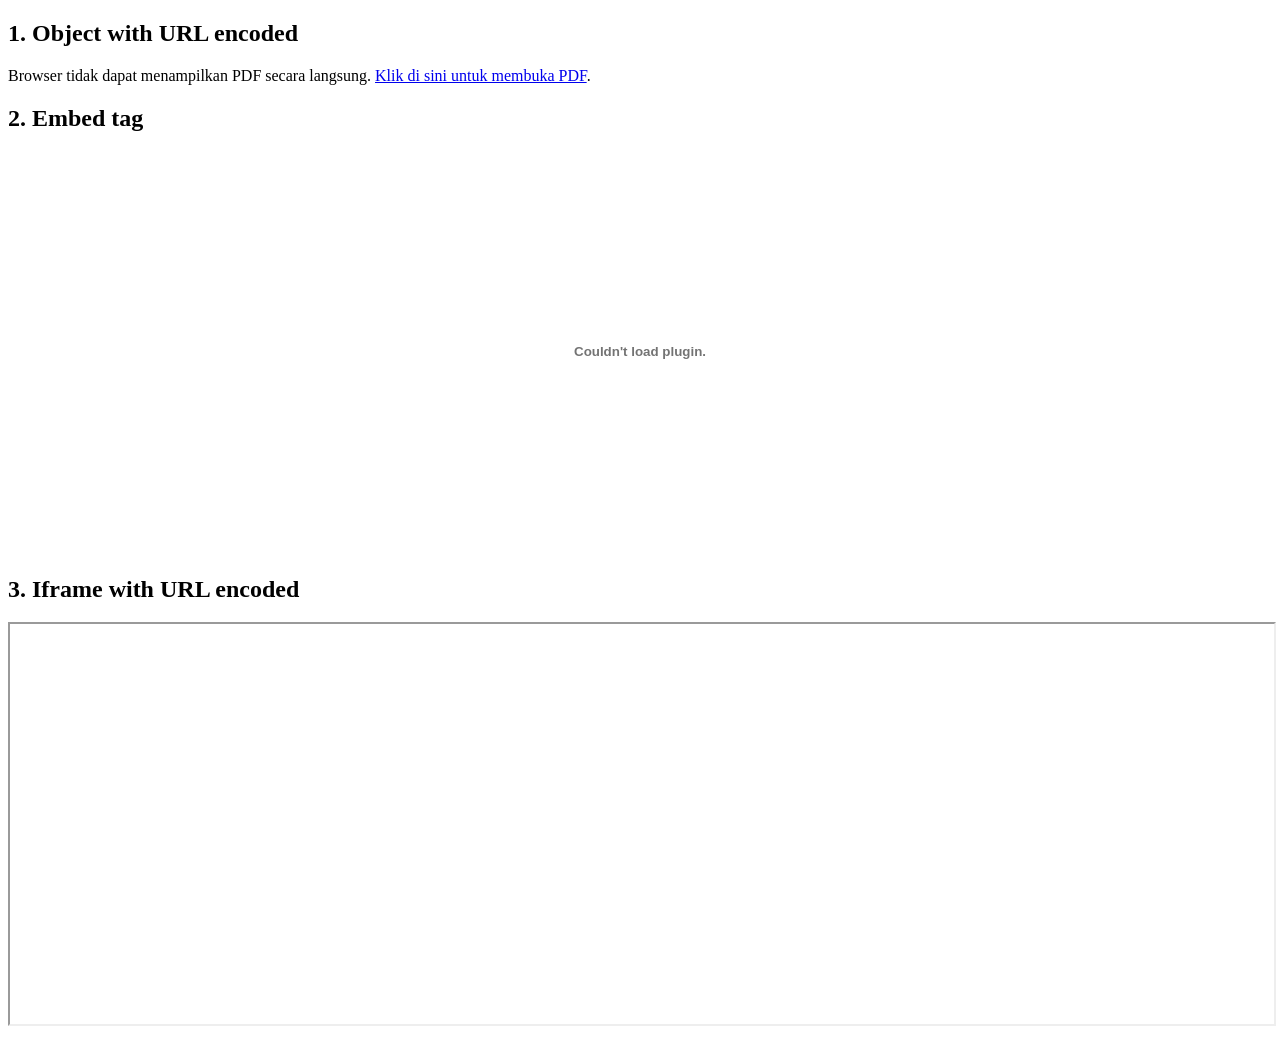
<file: test_embed.html>
<!DOCTYPE html>
<html>
<head><title>Test PDF Embed</title></head>
<body>
  <h2>1. Object with URL encoded</h2>
  <object data="document/PPT%20Seminar%20PPG.pdf" type="application/pdf" width="100%" height="400px">
    <p>Browser tidak dapat menampilkan PDF secara langsung. <a href="document/PPT%20Seminar%20PPG.pdf" target="_blank">Klik di sini untuk membuka PDF</a>.</p>
  </object>

  <h2>2. Embed tag</h2>
  <embed src="document/PPT%20Seminar%20PPG.pdf" type="application/pdf" width="100%" height="400px" />

  <h2>3. Iframe with URL encoded</h2>
  <iframe src="document/PPT%20Seminar%20PPG.pdf" width="100%" height="400px"></iframe>
</body>
</html>
</file>
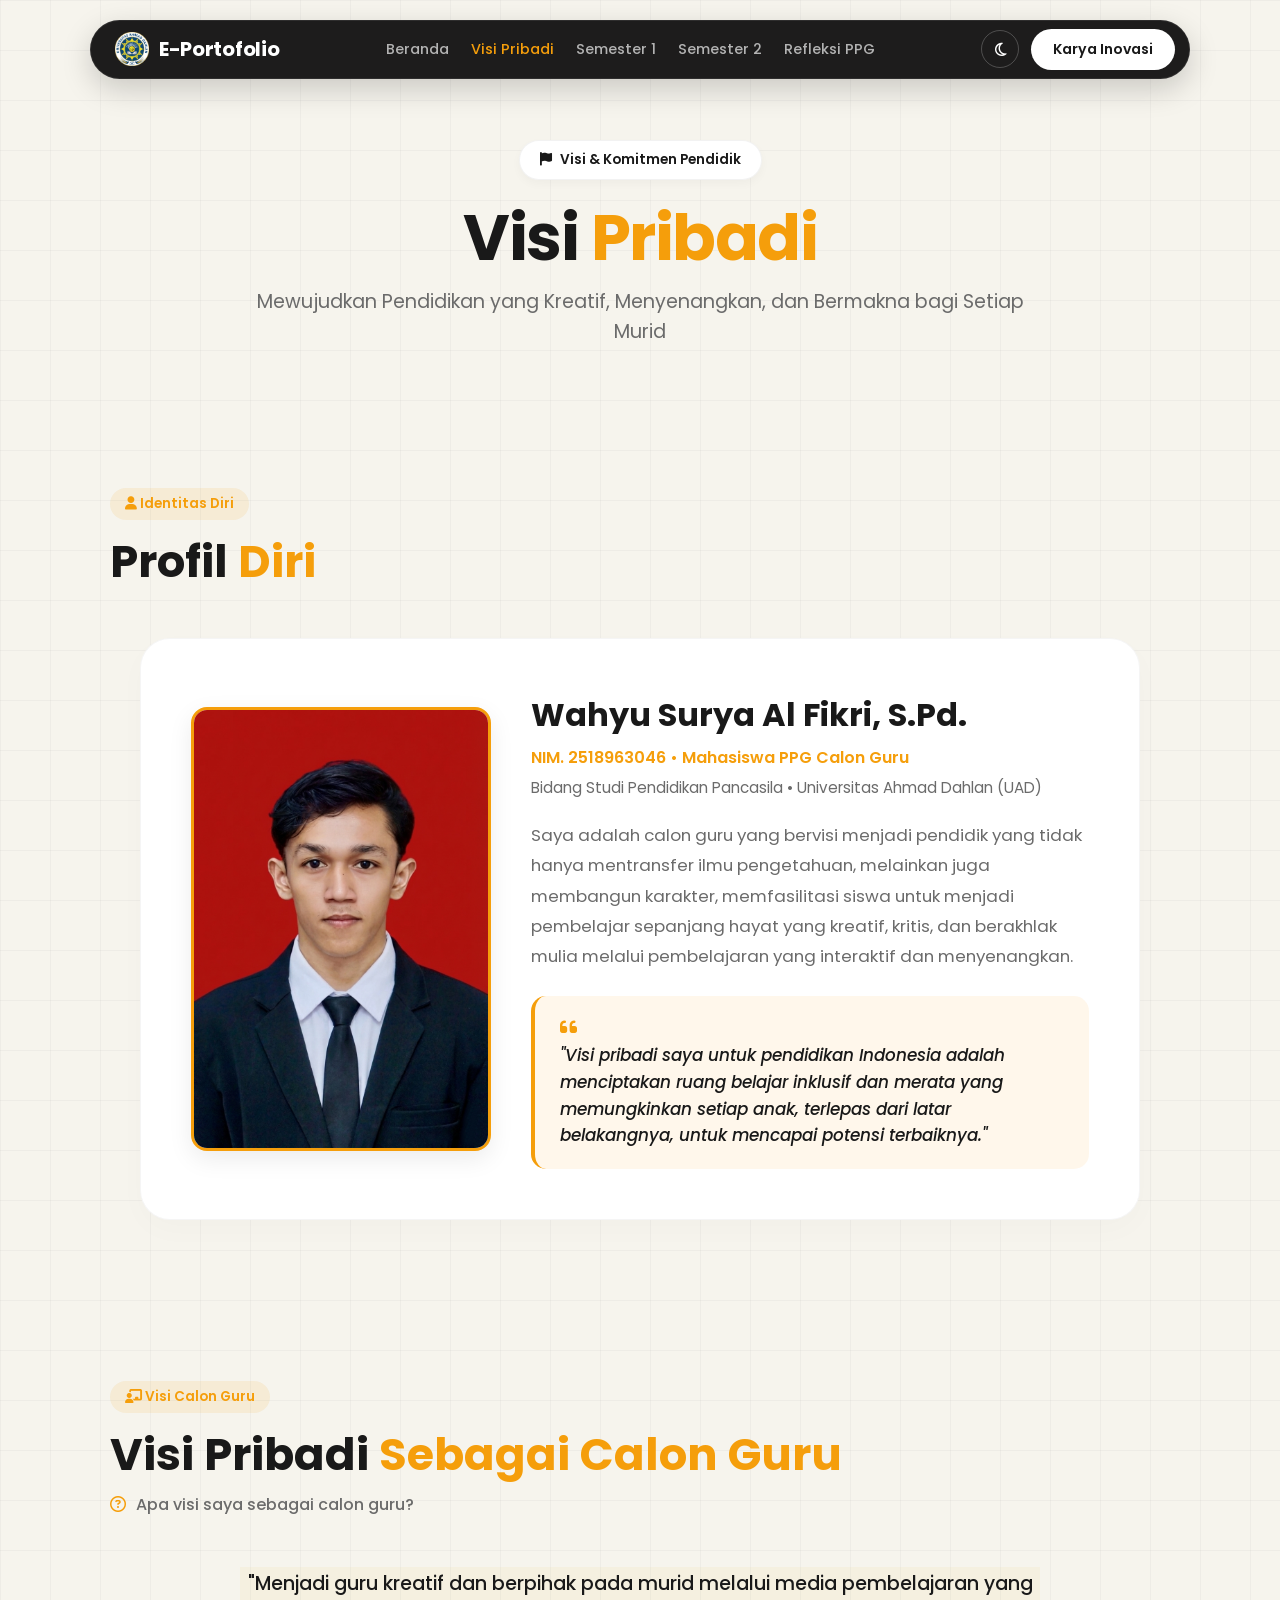
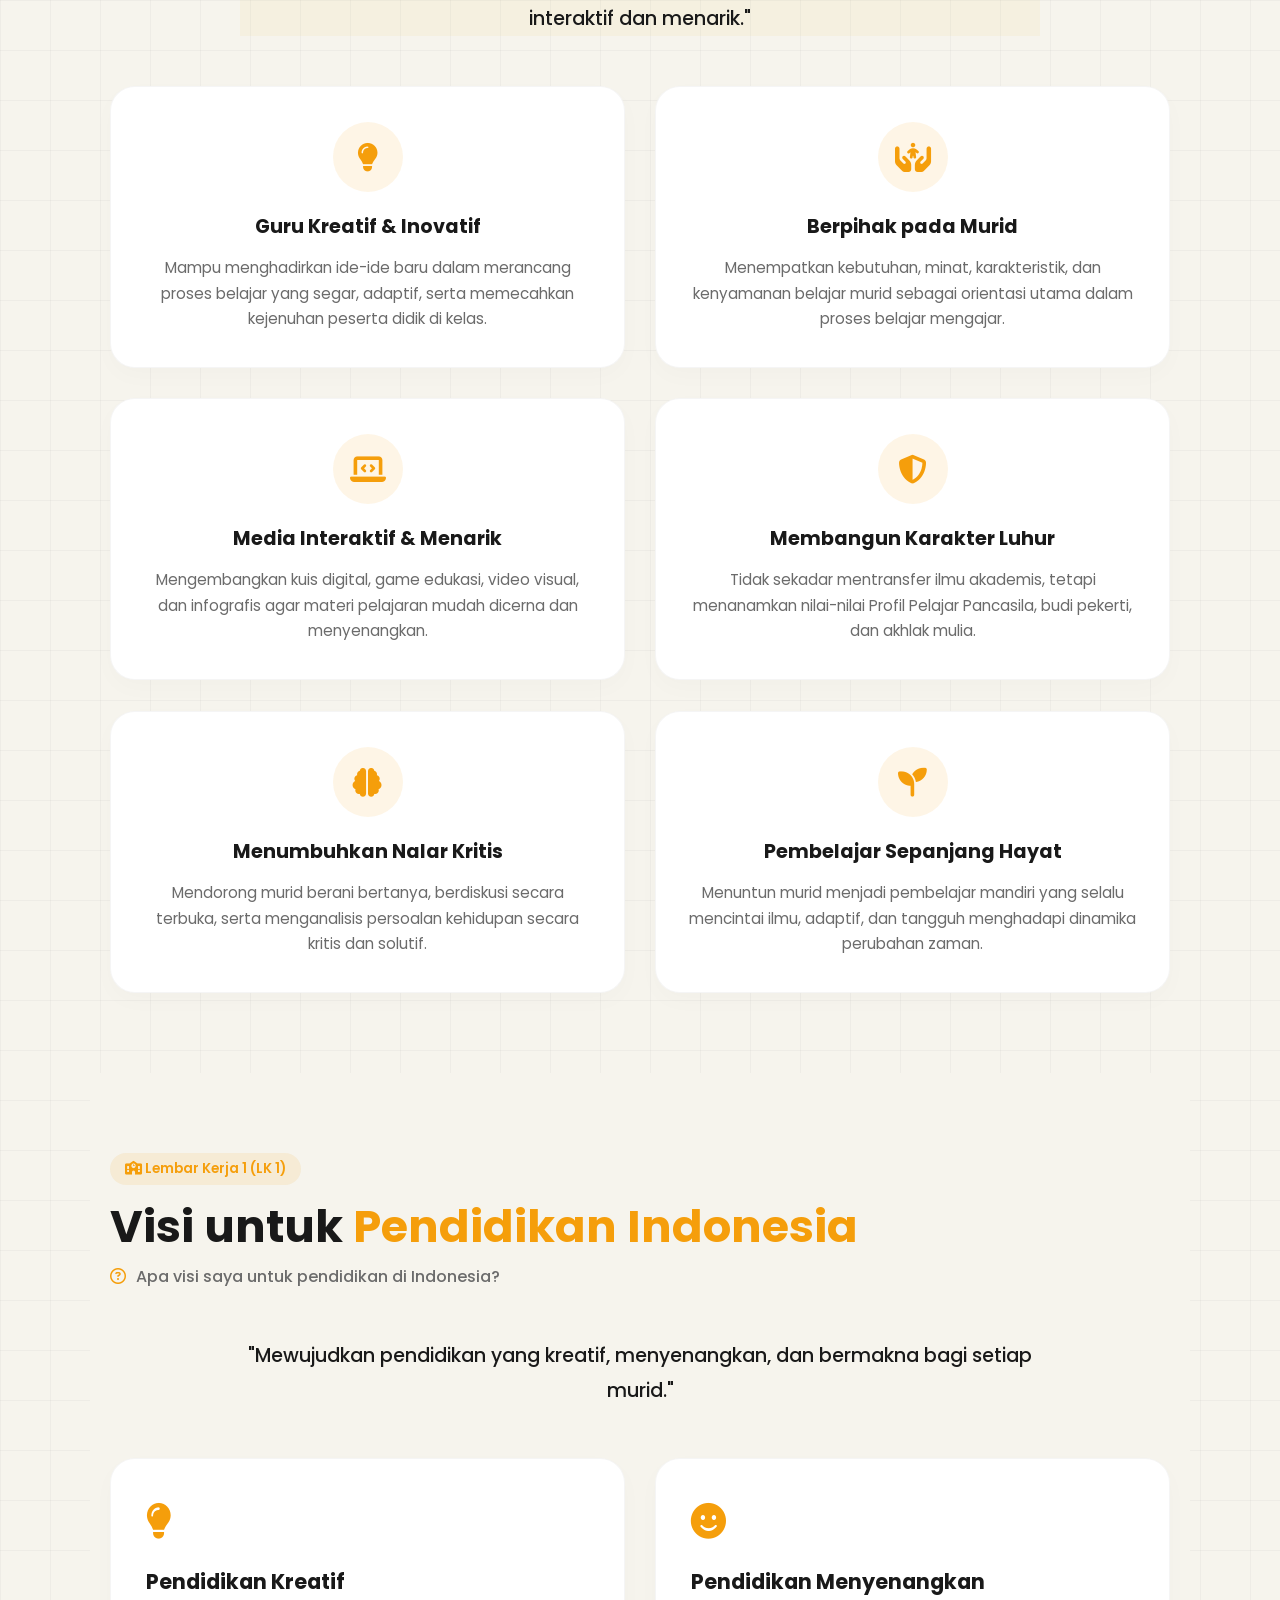
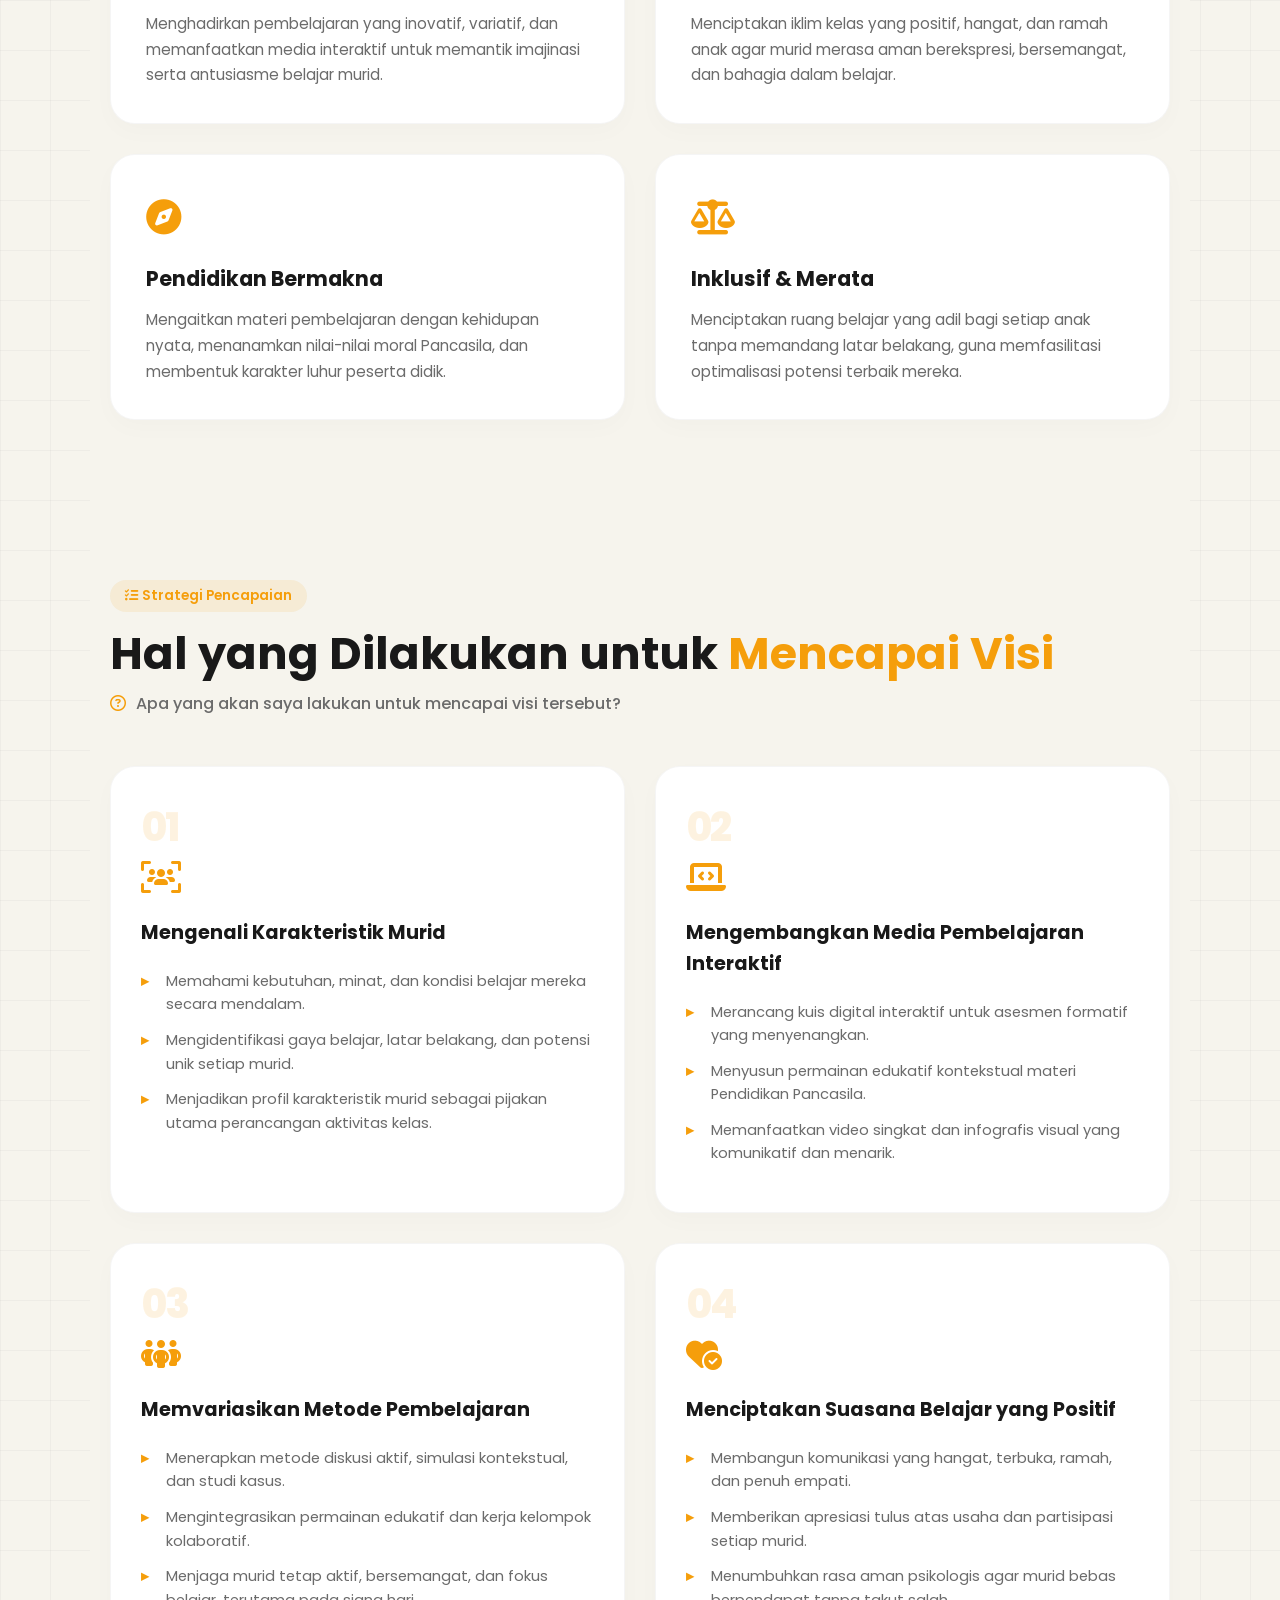
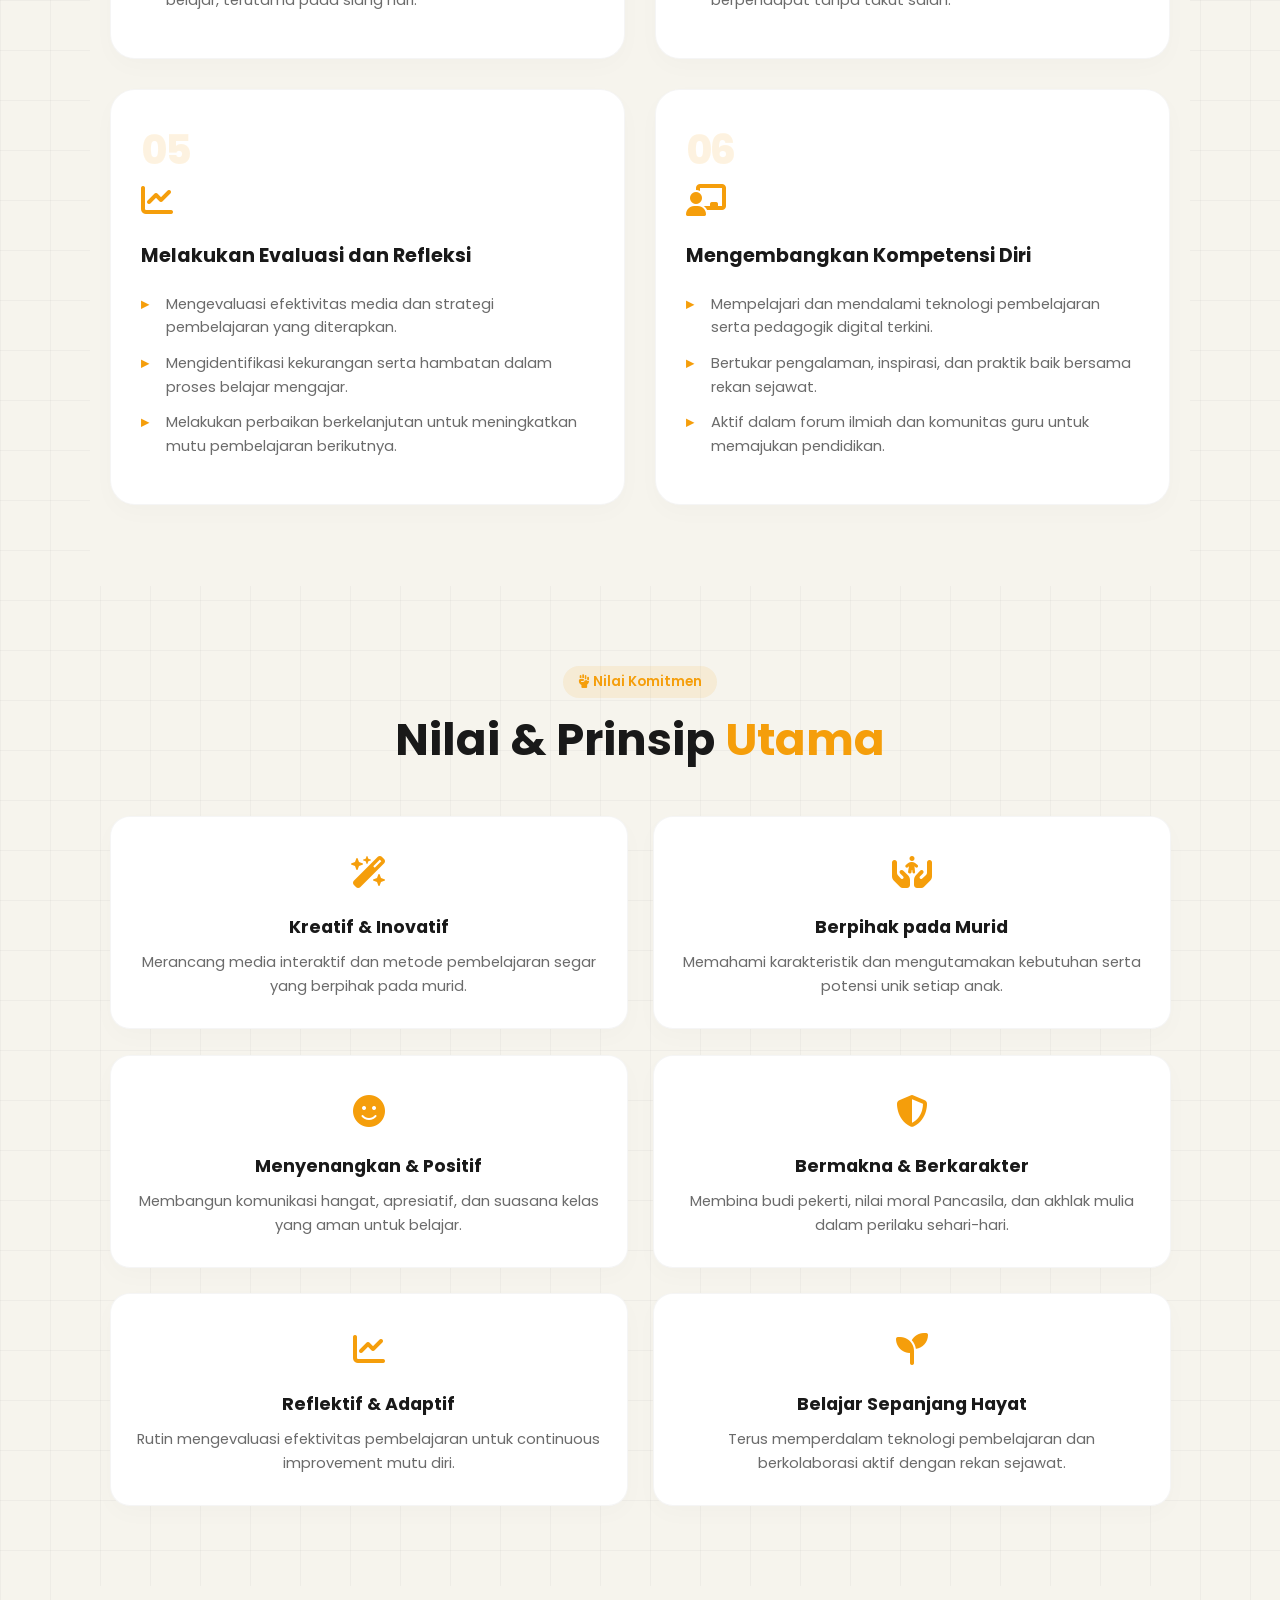
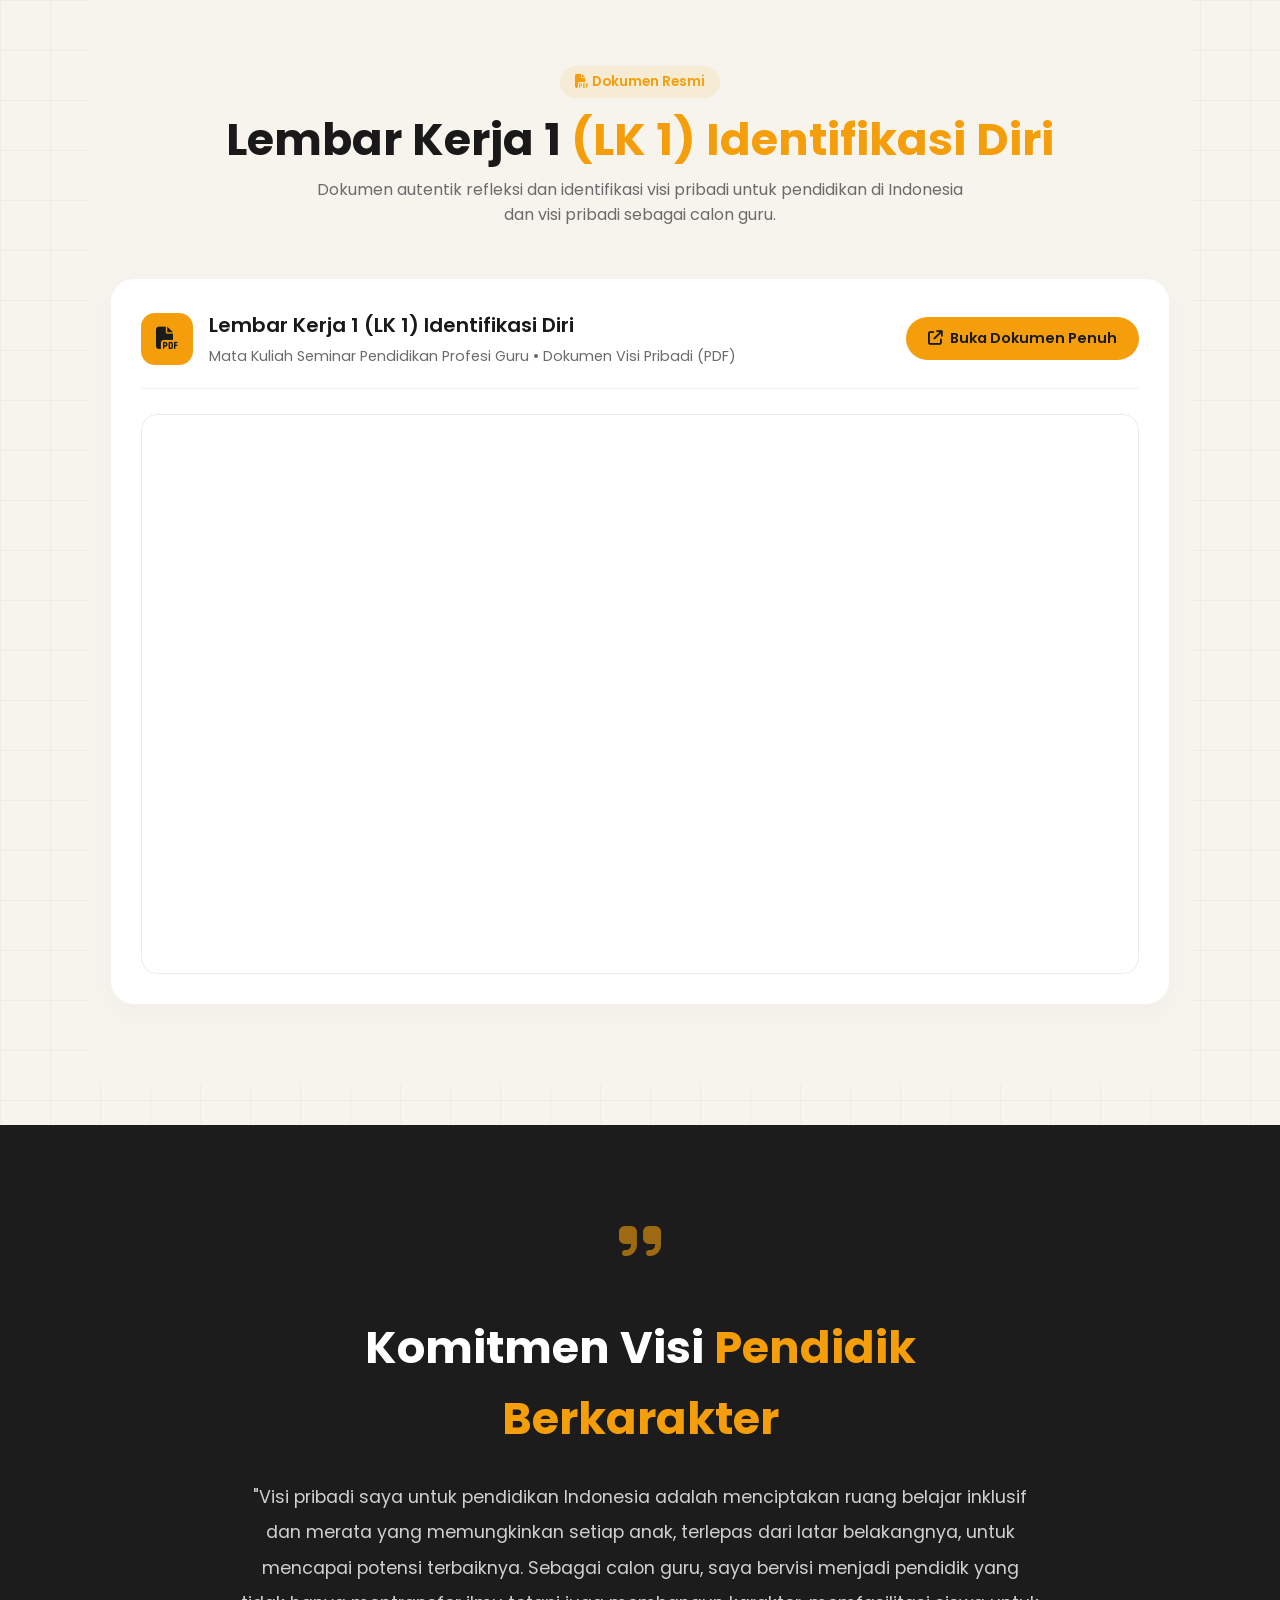
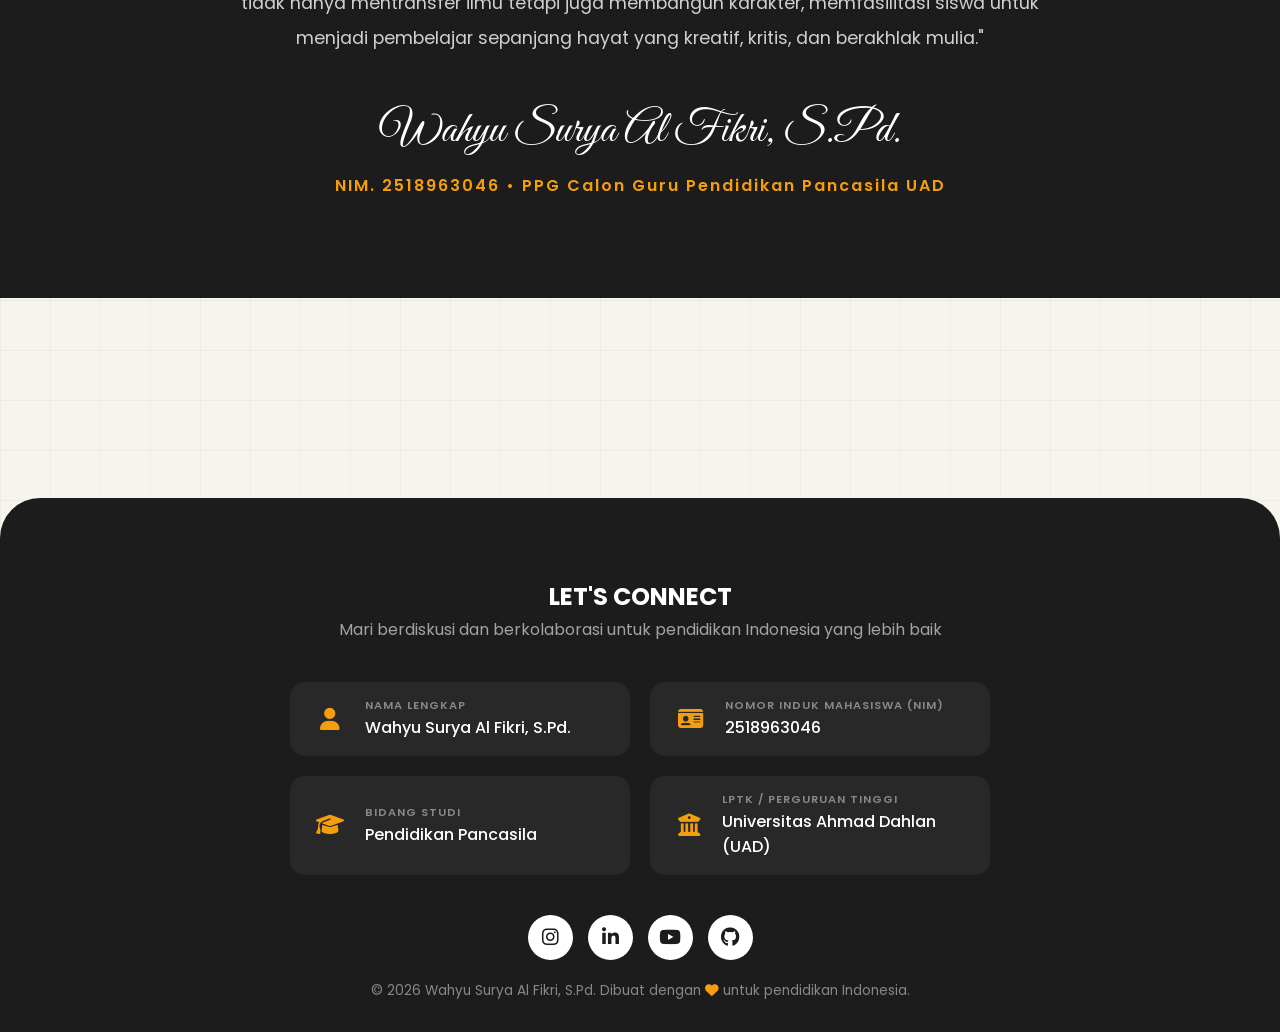
<file: visi.html>
<!doctype html>
<html lang="id">
  <head>
    <meta charset="UTF-8" />
    <meta name="viewport" content="width=device-width, initial-scale=1.0" />
    <title>Visi Pribadi | Wahyu Surya Al Fikri, S.Pd.</title>
    <!-- Fonts -->
    <link href="https://fonts.googleapis.com/css2?family=Poppins:wght@300;400;500;600;700&display=swap" rel="stylesheet" />
    <link href="https://fonts.googleapis.com/css2?family=Great+Vibes&display=swap" rel="stylesheet" />
    <!-- FontAwesome -->
    <link rel="stylesheet" href="https://cdnjs.cloudflare.com/ajax/libs/font-awesome/6.4.0/css/all.min.css" />
    <link rel="stylesheet" href="css/visi.css" />
    <link rel="stylesheet" href="css/navbar.css" />
    <link rel="shortcut icon" href="images/logo navbar.png" type="image/png" />
  </head>
  <body>
    <!-- ===== NAVBAR ===== -->
    <nav class="navbar" id="mainNavbar">
      <div class="nav-container">
        <a href="index.html" class="logo">
          <img src="images/logo navbar.png" alt="Logo" class="nav-logo-img" />
          <span class="logo-text">E-Portofolio</span>
        </a>
                <ul class="nav-links" id="navLinks">
          <li><a href="index.html">Beranda</a></li>
          <li><a href="visi.html" class="active">Visi Pribadi</a></li>
          <li><a href="sem1.html">Semester 1</a></li>
          <li><a href="sem2.html">Semester 2</a></li>
          <li><a href="refleksi.html">Refleksi PPG</a></li>
          <li class="mobile-contact-item">
            <a href="karya.html" class="btn-contact-mobile"> <i class="fa-solid fa-lightbulb"></i> Karya Inovasi </a>
          </li>
        </ul>
        <div class="nav-right">
          <button class="dark-mode-toggle" id="theme-toggle" aria-label="Ganti Tema"><i class="fa-regular fa-moon"></i></button>
          <a href="karya.html" class="btn-contact desktop-only-btn">Karya Inovasi</a>
          <button class="nav-toggle" id="navToggle" aria-label="Buka Navigasi" aria-expanded="false">
            <i class="fa-solid fa-bars"></i>
          </button>
        </div>
      </div>
    </nav>

    <!-- ===== HERO / HEADER ===== -->
    <header class="page-hero">
      <div class="hero-top reveal reveal-up">
        <div class="hero-badge"><i class="fa-solid fa-flag"></i> Visi &amp; Komitmen Pendidik</div>
        <h1>Visi <span class="highlight">Pribadi</span></h1>
        <p class="subtitle">Mewujudkan Pendidikan yang Kreatif, Menyenangkan, dan Bermakna bagi Setiap Murid</p>
      </div>
    </header>

    <!-- ===== 1. IDENTITAS / PROFIL DIRI ===== -->
    <section id="identitas" class="section-container">
      <div class="section-header reveal reveal-up">
        <div class="section-badge"><i class="fa-solid fa-user"></i> Identitas Diri</div>
        <h2>Profil <span class="highlight">Diri</span></h2>
      </div>

      <div class="identity-grid">
        <div class="identity-card reveal reveal-left">
          <div class="identity-avatar">
            <img src="images/pas foto.png" alt="Foto Wahyu Surya Al Fikri, S.Pd." class="identity-photo" />
          </div>
          <div class="identity-content">
            <h3>Wahyu Surya Al Fikri, S.Pd.</h3>
            <p class="identity-status">NIM. 2518963046 • Mahasiswa PPG Calon Guru</p>
            <p class="identity-study">Bidang Studi Pendidikan Pancasila • Universitas Ahmad Dahlan (UAD)</p>
            <p class="identity-desc">
              Saya adalah calon guru yang bervisi menjadi pendidik yang tidak hanya mentransfer ilmu pengetahuan, melainkan juga membangun karakter, memfasilitasi siswa untuk menjadi pembelajar sepanjang hayat yang kreatif, kritis, dan berakhlak mulia melalui pembelajaran yang interaktif dan menyenangkan.
            </p>
            <div class="identity-quote">
              <i class="fa-solid fa-quote-left quote-icon"></i>
              <p>"Visi pribadi saya untuk pendidikan Indonesia adalah menciptakan ruang belajar inklusif dan merata yang memungkinkan setiap anak, terlepas dari latar belakangnya, untuk mencapai potensi terbaiknya."</p>
            </div>
          </div>
        </div>
      </div>
    </section>

    <!-- ===== 2. VISI SEBAGAI CALON GURU ===== -->
    <section id="visi-guru" class="section-container">
      <div class="section-header reveal reveal-up">
        <div class="section-badge"><i class="fa-solid fa-chalkboard-user"></i> Visi Calon Guru</div>
        <h2>Visi Pribadi <span class="highlight">Sebagai Calon Guru</span></h2>
        <p style="color: var(--text-gray); max-width: 700px; margin-top: 10px; font-weight: 500">
          <i class="fa-regular fa-circle-question" style="color: var(--accent); margin-right: 6px"></i>
          Apa visi saya sebagai calon guru?
        </p>
      </div>

      <div class="vision-content reveal reveal-up" style="margin-bottom: 35px">
        <p class="vision-lead" style="border-left-color: var(--accent); background: rgba(234, 168, 0, 0.05)">
          "Menjadi guru kreatif dan berpihak pada murid melalui media pembelajaran yang interaktif dan menarik."
        </p>
      </div>

      <div class="guru-grid">
        <div class="guru-card reveal reveal-left">
          <div class="guru-icon"><i class="fa-solid fa-lightbulb"></i></div>
          <h3>Guru Kreatif &amp; Inovatif</h3>
          <p>Mampu menghadirkan ide-ide baru dalam merancang proses belajar yang segar, adaptif, serta memecahkan kejenuhan peserta didik di kelas.</p>
        </div>
        <div class="guru-card reveal reveal-up" style="animation-delay: 0.1s">
          <div class="guru-icon"><i class="fa-solid fa-hands-holding-child"></i></div>
          <h3>Berpihak pada Murid</h3>
          <p>Menempatkan kebutuhan, minat, karakteristik, dan kenyamanan belajar murid sebagai orientasi utama dalam proses belajar mengajar.</p>
        </div>
        <div class="guru-card reveal reveal-right" style="animation-delay: 0.2s">
          <div class="guru-icon"><i class="fa-solid fa-laptop-code"></i></div>
          <h3>Media Interaktif &amp; Menarik</h3>
          <p>Mengembangkan kuis digital, game edukasi, video visual, dan infografis agar materi pelajaran mudah dicerna dan menyenangkan.</p>
        </div>
        <div class="guru-card reveal reveal-left" style="animation-delay: 0.3s">
          <div class="guru-icon"><i class="fa-solid fa-shield-halved"></i></div>
          <h3>Membangun Karakter Luhur</h3>
          <p>Tidak sekadar mentransfer ilmu akademis, tetapi menanamkan nilai-nilai Profil Pelajar Pancasila, budi pekerti, dan akhlak mulia.</p>
        </div>
        <div class="guru-card reveal reveal-up" style="animation-delay: 0.4s">
          <div class="guru-icon"><i class="fa-solid fa-brain"></i></div>
          <h3>Menumbuhkan Nalar Kritis</h3>
          <p>Mendorong murid berani bertanya, berdiskusi secara terbuka, serta menganalisis persoalan kehidupan secara kritis dan solutif.</p>
        </div>
        <div class="guru-card reveal reveal-right" style="animation-delay: 0.5s">
          <div class="guru-icon"><i class="fa-solid fa-seedling"></i></div>
          <h3>Pembelajar Sepanjang Hayat</h3>
          <p>Menuntun murid menjadi pembelajar mandiri yang selalu mencintai ilmu, adaptif, dan tangguh menghadapi dinamika perubahan zaman.</p>
        </div>
      </div>
    </section>

    <!-- ===== 3. VISI UNTUK PENDIDIKAN DI INDONESIA ===== -->
    <section id="visi-pendidikan" class="section-container" style="background-color: var(--bg-color)">
      <div class="section-header reveal reveal-up">
        <div class="section-badge"><i class="fa-solid fa-school"></i> Lembar Kerja 1 (LK 1)</div>
        <h2>Visi untuk <span class="highlight">Pendidikan Indonesia</span></h2>
        <p style="color: var(--text-gray); max-width: 700px; margin-top: 10px; font-weight: 500">
          <i class="fa-regular fa-circle-question" style="color: var(--accent); margin-right: 6px"></i>
          Apa visi saya untuk pendidikan di Indonesia?
        </p>
      </div>

      <div class="vision-content reveal reveal-up">
        <p class="vision-lead">
          "Mewujudkan pendidikan yang kreatif, menyenangkan, dan bermakna bagi setiap murid."
        </p>

        <div class="vision-grid">
          <div class="vision-card hover-anim">
            <div class="vision-icon"><i class="fa-solid fa-lightbulb"></i></div>
            <h4>Pendidikan Kreatif</h4>
            <p>Menghadirkan pembelajaran yang inovatif, variatif, dan memanfaatkan media interaktif untuk memantik imajinasi serta antusiasme belajar murid.</p>
          </div>
          <div class="vision-card hover-anim">
            <div class="vision-icon"><i class="fa-solid fa-face-smile"></i></div>
            <h4>Pendidikan Menyenangkan</h4>
            <p>Menciptakan iklim kelas yang positif, hangat, dan ramah anak agar murid merasa aman berekspresi, bersemangat, dan bahagia dalam belajar.</p>
          </div>
          <div class="vision-card hover-anim">
            <div class="vision-icon"><i class="fa-solid fa-compass"></i></div>
            <h4>Pendidikan Bermakna</h4>
            <p>Mengaitkan materi pembelajaran dengan kehidupan nyata, menanamkan nilai-nilai moral Pancasila, dan membentuk karakter luhur peserta didik.</p>
          </div>
          <div class="vision-card hover-anim">
            <div class="vision-icon"><i class="fa-solid fa-scale-balanced"></i></div>
            <h4>Inklusif &amp; Merata</h4>
            <p>Menciptakan ruang belajar yang adil bagi setiap anak tanpa memandang latar belakang, guna memfasilitasi optimalisasi potensi terbaik mereka.</p>
          </div>
        </div>
      </div>
    </section>

    <!-- ===== 4. ACTION PLAN / HAL YANG DILAKUKAN UNTUK MENCAPAI VISI ===== -->
    <section id="action-plan" class="section-container" style="background-color: var(--bg-color)">
      <div class="section-header reveal reveal-up">
        <div class="section-badge"><i class="fa-solid fa-list-check"></i> Strategi Pencapaian</div>
        <h2>Hal yang Dilakukan untuk <span class="highlight">Mencapai Visi</span></h2>
        <p style="color: var(--text-gray); max-width: 700px; margin-top: 10px; font-weight: 500">
          <i class="fa-regular fa-circle-question" style="color: var(--accent); margin-right: 6px"></i>
          Apa yang akan saya lakukan untuk mencapai visi tersebut?
        </p>
      </div>

            <div class="action-grid">
        <!-- Poin 01 -->
        <div class="action-card reveal reveal-up">
          <div class="action-number">01</div>
          <div class="action-icon"><i class="fa-solid fa-users-viewfinder"></i></div>
          <h3>Mengenali Karakteristik Murid</h3>
          <ul>
            <li>Memahami kebutuhan, minat, dan kondisi belajar mereka secara mendalam.</li>
            <li>Mengidentifikasi gaya belajar, latar belakang, dan potensi unik setiap murid.</li>
            <li>Menjadikan profil karakteristik murid sebagai pijakan utama perancangan aktivitas kelas.</li>
          </ul>
        </div>

        <!-- Poin 02 -->
        <div class="action-card reveal reveal-up" style="animation-delay: 0.1s">
          <div class="action-number">02</div>
          <div class="action-icon"><i class="fa-solid fa-laptop-code"></i></div>
          <h3>Mengembangkan Media Pembelajaran Interaktif</h3>
          <ul>
            <li>Merancang kuis digital interaktif untuk asesmen formatif yang menyenangkan.</li>
            <li>Menyusun permainan edukatif kontekstual materi Pendidikan Pancasila.</li>
            <li>Memanfaatkan video singkat dan infografis visual yang komunikatif dan menarik.</li>
          </ul>
        </div>

        <!-- Poin 03 -->
        <div class="action-card reveal reveal-up" style="animation-delay: 0.2s">
          <div class="action-number">03</div>
          <div class="action-icon"><i class="fa-solid fa-people-group"></i></div>
          <h3>Memvariasikan Metode Pembelajaran</h3>
          <ul>
            <li>Menerapkan metode diskusi aktif, simulasi kontekstual, dan studi kasus.</li>
            <li>Mengintegrasikan permainan edukatif dan kerja kelompok kolaboratif.</li>
            <li>Menjaga murid tetap aktif, bersemangat, dan fokus belajar, terutama pada siang hari.</li>
          </ul>
        </div>

        <!-- Poin 04 -->
        <div class="action-card reveal reveal-up" style="animation-delay: 0.3s">
          <div class="action-number">04</div>
          <div class="action-icon"><i class="fa-solid fa-heart-circle-check"></i></div>
          <h3>Menciptakan Suasana Belajar yang Positif</h3>
          <ul>
            <li>Membangun komunikasi yang hangat, terbuka, ramah, dan penuh empati.</li>
            <li>Memberikan apresiasi tulus atas usaha dan partisipasi setiap murid.</li>
            <li>Menumbuhkan rasa aman psikologis agar murid bebas berpendapat tanpa takut salah.</li>
          </ul>
        </div>

        <!-- Poin 05 -->
        <div class="action-card reveal reveal-up" style="animation-delay: 0.4s">
          <div class="action-number">05</div>
          <div class="action-icon"><i class="fa-solid fa-chart-line"></i></div>
          <h3>Melakukan Evaluasi dan Refleksi</h3>
          <ul>
            <li>Mengevaluasi efektivitas media dan strategi pembelajaran yang diterapkan.</li>
            <li>Mengidentifikasi kekurangan serta hambatan dalam proses belajar mengajar.</li>
            <li>Melakukan perbaikan berkelanjutan untuk meningkatkan mutu pembelajaran berikutnya.</li>
          </ul>
        </div>

        <!-- Poin 06 -->
        <div class="action-card reveal reveal-up" style="animation-delay: 0.5s">
          <div class="action-number">06</div>
          <div class="action-icon"><i class="fa-solid fa-chalkboard-user"></i></div>
          <h3>Mengembangkan Kompetensi Diri</h3>
          <ul>
            <li>Mempelajari dan mendalami teknologi pembelajaran serta pedagogik digital terkini.</li>
            <li>Bertukar pengalaman, inspirasi, dan praktik baik bersama rekan sejawat.</li>
            <li>Aktif dalam forum ilmiah dan komunitas guru untuk memajukan pendidikan.</li>
          </ul>
        </div>
      </div>
    </section>

    <!-- ===== 5. KOMITMEN SEBAGAI CALON GURU ===== -->
    <section id="komitmen" class="section-container">
      <div class="section-header reveal reveal-up" style="text-align: center">
        <div class="section-badge"><i class="fa-solid fa-hand-fist"></i> Nilai Komitmen</div>
        <h2>Nilai &amp; Prinsip <span class="highlight">Utama</span></h2>
      </div>

            <div class="commitment-grid">
        <div class="commitment-item reveal reveal-up">
          <div class="commitment-icon"><i class="fa-solid fa-wand-magic-sparkles"></i></div>
          <h4>Kreatif &amp; Inovatif</h4>
          <p>Merancang media interaktif dan metode pembelajaran segar yang berpihak pada murid.</p>
        </div>
        <div class="commitment-item reveal reveal-up" style="animation-delay: 0.1s">
          <div class="commitment-icon"><i class="fa-solid fa-hands-holding-child"></i></div>
          <h4>Berpihak pada Murid</h4>
          <p>Memahami karakteristik dan mengutamakan kebutuhan serta potensi unik setiap anak.</p>
        </div>
        <div class="commitment-item reveal reveal-up" style="animation-delay: 0.2s">
          <div class="commitment-icon"><i class="fa-solid fa-face-smile"></i></div>
          <h4>Menyenangkan &amp; Positif</h4>
          <p>Membangun komunikasi hangat, apresiatif, dan suasana kelas yang aman untuk belajar.</p>
        </div>
        <div class="commitment-item reveal reveal-up" style="animation-delay: 0.3s">
          <div class="commitment-icon"><i class="fa-solid fa-shield-halved"></i></div>
          <h4>Bermakna &amp; Berkarakter</h4>
          <p>Membina budi pekerti, nilai moral Pancasila, dan akhlak mulia dalam perilaku sehari-hari.</p>
        </div>
        <div class="commitment-item reveal reveal-up" style="animation-delay: 0.4s">
          <div class="commitment-icon"><i class="fa-solid fa-chart-line"></i></div>
          <h4>Reflektif &amp; Adaptif</h4>
          <p>Rutin mengevaluasi efektivitas pembelajaran untuk continuous improvement mutu diri.</p>
        </div>
        <div class="commitment-item reveal reveal-up" style="animation-delay: 0.5s">
          <div class="commitment-icon"><i class="fa-solid fa-seedling"></i></div>
          <h4>Belajar Sepanjang Hayat</h4>
          <p>Terus memperdalam teknologi pembelajaran dan berkolaborasi aktif dengan rekan sejawat.</p>
        </div>
      </div>
    </section>

    <!-- ===== DOKUMEN ARTEFAK RESMI (LK 1) ===== -->
    <section id="dokumen-lk1" class="section-container" style="background-color: var(--bg-color)">
      <div class="section-header reveal reveal-up" style="text-align: center">
        <div class="section-badge"><i class="fa-solid fa-file-pdf"></i> Dokumen Resmi</div>
        <h2>Lembar Kerja 1 <span class="highlight">(LK 1) Identifikasi Diri</span></h2>
        <p style="color: var(--text-gray); max-width: 650px; margin: 10px auto 0">
          Dokumen autentik refleksi dan identifikasi visi pribadi untuk pendidikan di Indonesia dan visi pribadi sebagai calon guru.
        </p>
      </div>

      <div class="doc-showcase-card reveal reveal-up">
        <div class="doc-showcase-header">
          <div class="doc-title-group">
            <div class="doc-icon-wrap"><i class="fa-solid fa-file-pdf"></i></div>
            <div class="doc-title-wrap">
              <h3>Lembar Kerja 1 (LK 1) Identifikasi Diri</h3>
              <p>Mata Kuliah Seminar Pendidikan Profesi Guru • Dokumen Visi Pribadi (PDF)</p>
            </div>
          </div>
          <a href="document/Visi.pdf" target="_blank" class="doc-download-btn">
            <i class="fa-solid fa-arrow-up-right-from-square"></i> Buka Dokumen Penuh
          </a>
        </div>
        <div class="doc-frame-wrap">
          <iframe src="document/Visi.pdf" class="doc-iframe" title="Dokumen LK 1 Visi Pribadi - Wahyu Surya Al Fikri"></iframe>
        </div>
      </div>
    </section>

    <!-- ===== 6. CLOSING STATEMENT ===== -->
    <section id="closing" class="closing-section">
      <div class="closing-container reveal reveal-up">
        <div class="closing-icon">
          <i class="fa-solid fa-quote-right"></i>
        </div>
                <h2>Komitmen Visi <span class="highlight">Pendidik Berkarakter</span></h2>
        <p class="closing-text">
          "Visi pribadi saya untuk pendidikan Indonesia adalah menciptakan ruang belajar inklusif dan merata yang memungkinkan setiap anak, terlepas dari latar belakangnya, untuk mencapai potensi terbaiknya. Sebagai calon guru, saya bervisi menjadi pendidik yang tidak hanya mentransfer ilmu tetapi juga membangun karakter, memfasilitasi siswa untuk menjadi pembelajar sepanjang hayat yang kreatif, kritis, dan berakhlak mulia."
        </p>
        <div class="closing-signature">
          <span class="signature">Wahyu Surya Al Fikri, S.Pd.</span>
          <span class="closing-title">NIM. 2518963046 • PPG Calon Guru Pendidikan Pancasila UAD</span>
        </div>
      </div>
    </section>

    <!-- ===== 7. INFORMASI KONTAK / FOOTER ===== -->
    <footer id="kontak">
      <div class="footer-content">
        <h2>LET'S CONNECT</h2>
        <p style="color: #a3a3a3; margin-bottom: 30px">Mari berdiskusi dan berkolaborasi untuk pendidikan Indonesia yang lebih baik</p>

                <div class="contact-info-grid">
          <div class="contact-item">
            <i class="fa-solid fa-user"></i>
            <div>
              <p class="contact-label">Nama Lengkap</p>
              <p class="contact-value">Wahyu Surya Al Fikri, S.Pd.</p>
            </div>
          </div>
          <div class="contact-item">
            <i class="fa-solid fa-id-card"></i>
            <div>
              <p class="contact-label">Nomor Induk Mahasiswa (NIM)</p>
              <p class="contact-value">2518963046</p>
            </div>
          </div>
          <div class="contact-item">
            <i class="fa-solid fa-graduation-cap"></i>
            <div>
              <p class="contact-label">Bidang Studi</p>
              <p class="contact-value">Pendidikan Pancasila</p>
            </div>
          </div>
          <div class="contact-item">
            <i class="fa-solid fa-building-columns"></i>
            <div>
              <p class="contact-label">LPTK / Perguruan Tinggi</p>
              <p class="contact-value">Universitas Ahmad Dahlan (UAD)</p>
            </div>
          </div>
        </div>

        <div class="social-links">
          <a href="#"><i class="fa-brands fa-instagram"></i></a>
          <a href="#"><i class="fa-brands fa-linkedin-in"></i></a>
          <a href="#"><i class="fa-brands fa-youtube"></i></a>
          <a href="#"><i class="fa-brands fa-github"></i></a>
        </div>
        <p class="copyright">© 2026 Wahyu Surya Al Fikri, S.Pd. Dibuat dengan <i class="fa-solid fa-heart" style="color: var(--accent)"></i> untuk pendidikan Indonesia.</p>
      </div>
    </footer>

    <!-- ===== JAVASCRIPT ===== -->
    <script>
      // ---------- DARK MODE ----------
      const themeToggleBtn = document.getElementById("theme-toggle");
      const themeIcon = themeToggleBtn.querySelector("i");

      if (localStorage.getItem("theme") === "dark") {
        document.body.classList.add("dark-mode");
        themeIcon.classList.replace("fa-moon", "fa-sun");
      }

      themeToggleBtn.addEventListener("click", () => {
        document.body.classList.toggle("dark-mode");
        if (document.body.classList.contains("dark-mode")) {
          themeIcon.classList.replace("fa-moon", "fa-sun");
          localStorage.setItem("theme", "dark");
        } else {
          themeIcon.classList.replace("fa-sun", "fa-moon");
          localStorage.setItem("theme", "light");
        }
      });

      // ---------- SCROLL REVEAL ----------
      const revealElements = document.querySelectorAll(".reveal");
      const revealObserver = new IntersectionObserver(
        (entries) => {
          entries.forEach((entry) => {
            if (entry.isIntersecting) {
              entry.target.classList.add("visible");
            }
          });
        },
        { threshold: 0.15, rootMargin: "0px 0px -30px 0px" },
      );
      revealElements.forEach((el) => revealObserver.observe(el));
    </script>
    <script src="js/navbar.js"></script>
  </body>
</html>
</file>
<file: css/style.css>
/* --- VARIABEL WARNA DAN FONT --- */
:root {
  --bg-color: #f6f4ed;
  --text-dark: #191919;
  --text-gray: #6b6b6b;
  --accent: #f59e0b;
  --card-dark: #1d1c1c;
  --white: #ffffff;
  --box-bg: #ffffff;
  --font-main: "Poppins", sans-serif;
}

/* --- DARK MODE OVERRIDES --- */
body.dark-mode {
  --bg-color: #121212;
  --text-dark: #f0f0f0;
  --text-gray: #a3a3a3;
  --box-bg: #1e1e1e;
  --card-dark: #0a0a0a;
}

/* --- RESET & DASAR --- */
* {
  margin: 0;
  padding: 0;
  box-sizing: border-box;
  scroll-behavior: smooth;
}

body {
  font-family: var(--font-main);
  background-color: var(--bg-color);
  color: var(--text-dark);
  line-height: 1.6;
  background-image: linear-gradient(rgba(0, 0, 0, 0.03) 1px, transparent 1px), linear-gradient(90deg, rgba(0, 0, 0, 0.03) 1px, transparent 1px);
  background-size: 50px 50px;
  overflow-x: hidden;
  transition:
    background-color 0.4s ease,
    color 0.4s ease;
}

body.dark-mode {
  background-image: linear-gradient(rgba(255, 255, 255, 0.03) 1px, transparent 1px), linear-gradient(90deg, rgba(255, 255, 255, 0.03) 1px, transparent 1px);
}

/* --- NAVBAR --- */
.navbar {
  position: fixed;
  top: 20px;
  left: 50%;
  transform: translateX(-50%);
  width: 95%;
  max-width: 1100px;
  background-color: var(--card-dark);
  border-radius: 50px;
  padding: 8px 12px 8px 25px;
  z-index: 1000;
  transition: background-color 0.4s ease;
}

.nav-container {
  display: flex;
  justify-content: space-between;
  align-items: center;
}

.logo {
  color: var(--white);
  font-weight: 700;
  font-size: 1.3rem;
  display: flex;
  align-items: center;
  gap: 10px;
}

.nav-logo-img {
  height: 35px;
  width: auto;
  object-fit: contain;
}

body.dark-mode .nav-logo-img,
body.dark-mode .stamp-icon {
  filter: brightness(0) invert(1);
}

.nav-links {
  display: flex;
  list-style: none;
  gap: 30px;
}

.nav-links a {
  color: #b3b3b3;
  text-decoration: none;
  font-size: 0.9rem;
  font-weight: 500;
  transition: color 0.3s ease;
}

.nav-links a:hover,
.nav-links a.active {
  color: var(--accent);
}

.nav-right {
  display: flex;
  align-items: center;
  gap: 15px;
}

.dark-mode-toggle {
  background: transparent;
  border: 1px solid rgba(255, 255, 255, 0.2);
  color: var(--white);
  width: 38px;
  height: 38px;
  border-radius: 50%;
  cursor: pointer;
  transition: 0.3s;
}

.dark-mode-toggle:hover {
  background: var(--white);
  color: var(--card-dark);
}

.btn-contact {
  background-color: var(--box-bg);
  color: var(--text-dark);
  padding: 10px 24px;
  border-radius: 50px;
  text-decoration: none;
  font-weight: 600;
  font-size: 0.9rem;
  transition: all 0.3s ease;
}

.btn-contact:hover {
  background-color: var(--accent);
  color: var(--white);
}

/* --- HERO --- */
.hero {
  padding-top: 130px;
  position: relative;
  text-align: center;
  overflow: hidden;
}

.hero-top {
  position: relative;
  max-width: 800px;
  margin: 0 auto;
  z-index: 10;
}

.hero-badge {
  background-color: var(--box-bg);
  color: var(--text-dark);
  padding: 8px 20px;
  border-radius: 30px;
  font-size: 0.85rem;
  font-weight: 600;
  margin-bottom: 20px;
  display: inline-flex;
  align-items: center;
  gap: 8px;
  border: 1px solid rgba(0, 0, 0, 0.05);
  box-shadow: 0 4px 10px rgba(0, 0, 0, 0.03);
}

.hero-badge i {
  color: var(--card-dark);
}

.hero h1 {
  font-size: 5rem;
  font-weight: 700;
  line-height: 1.1;
  margin-bottom: 10px;
  color: var(--text-dark);
  letter-spacing: -1.5px;
}

.highlight {
  color: var(--accent);
}

.subtitle {
  font-size: 1.1rem;
  color: var(--text-gray);
  margin-bottom: 20px;
}

/* --- CIRCULAR STAMP --- */
.circular-stamp {
  position: absolute;
  top: 30px;
  right: -20px;
  width: 120px;
  height: 120px;
  background-color: var(--card-dark);
  border-radius: 50%;
  display: flex;
  align-items: center;
  justify-content: center;
  box-shadow: 0 10px 20px rgba(0, 0, 0, 0.1);
  z-index: 10;
}

.stamp-icon {
  position: absolute;
  width: 60px;
  height: auto;
  z-index: 2;
}

.stamp-svg {
  position: absolute;
  width: 100%;
  height: 100%;
  z-index: 1;
  animation: rotateStamp 10s linear infinite;
}

.stamp-svg text {
  font-size: 10.5px;
  font-weight: 600;
  fill: var(--white);
  letter-spacing: 1.5px;
  font-family: var(--font-main);
}

@keyframes rotateStamp {
  0% {
    transform: rotate(0deg);
  }
  100% {
    transform: rotate(360deg);
  }
}

/* --- HERO MAIN --- */
.hero-main {
  position: relative;
  max-width: 1200px;
  margin: -30px auto 0;
  display: flex;
  justify-content: center;
  min-height: 500px;
}

.float-left,
.float-right {
  position: absolute;
  top: 15%;
  width: 250px;
  z-index: 5;
  display: flex;
  flex-direction: column;
  gap: 40px;
}

.float-left {
  left: 20px;
  text-align: left;
}
.float-right {
  right: 20px;
  text-align: right;
}

.hover-anim {
  transition: transform 0.3s ease;
}
.hover-anim:hover {
  transform: translateY(-5px);
}

.quote-icon-small {
  color: var(--accent);
  font-size: 1.5rem;
  margin-bottom: 10px;
}
.quote-block p {
  font-size: 0.95rem;
  color: var(--text-gray);
  font-weight: 500;
  line-height: 1.5;
}

.skills-block {
  display: flex;
  flex-wrap: wrap;
  gap: 10px;
  justify-content: flex-end;
}
.skill-tag {
  padding: 6px 15px;
  border-radius: 20px;
  font-size: 0.8rem;
  font-weight: 600;
}
.skill-tag.dark {
  background-color: var(--card-dark);
  color: var(--white);
}
.skill-tag.orange {
  background-color: var(--accent);
  color: #191919;
}

/* Animasi untuk skills-block */
.skills-block-float {
  display: flex;
  flex-wrap: wrap;
  gap: 10px;
  justify-content: flex-end;
}

.skill-item-float {
  animation: floatSkill 3s ease-in-out infinite;
  will-change: transform;
}

@keyframes floatSkill {
  0%,
  100% {
    transform: translateY(0px) scale(1);
  }
  50% {
    transform: translateY(-6px) scale(1.03);
  }
}

/* Agar ikon panah tetap sejajar */
.arrows-icon.skill-item-float {
  align-self: center;
}
.arrows-icon {
  color: var(--accent);
  align-self: center;
}

.hero-image-wrapper {
  position: relative;
  display: flex;
  flex-direction: column;
  align-items: center;
  justify-content: center;
  width: 600px;
  z-index: 2;
  margin-top: -40px;
}

.hero-bg-shape {
  position: absolute;
  bottom: 50px;
  width: 100%;
  height: 300px;
  background: radial-gradient(circle, rgba(0, 0, 0, 0.05) 0%, rgba(0, 0, 0, 0) 70%);
  border-radius: 50%;
  z-index: 1;
}

body.dark-mode .hero-bg-shape {
  background: radial-gradient(circle, rgba(255, 255, 255, 0.05) 0%, rgba(255, 255, 255, 0) 70%);
}

.profile-img-full {
  width: auto;
  height: 600px;
  max-width: 100%;
  border: none;
  border-radius: 0;
  object-fit: contain;
  object-position: center bottom;
  position: relative;
  z-index: 2;
}

.hero-actions {
  position: absolute;
  bottom: 50px;
  background-color: var(--box-bg);
  padding: 8px;
  border-radius: 50px;
  display: flex;
  gap: 5px;
  box-shadow: 0 15px 35px rgba(0, 0, 0, 0.1);
  z-index: 3;
  border: 1px solid rgba(0, 0, 0, 0.05);
}

.btn-primary {
  background-color: var(--accent);
  color: #191919;
  padding: 12px 25px;
  border-radius: 50px;
  text-decoration: none;
  font-weight: 600;
  display: flex;
  align-items: center;
  gap: 8px;
  transition: 0.3s;
}
.btn-primary:hover {
  background-color: var(--text-dark);
  color: var(--bg-color);
}

.btn-secondary-white {
  background-color: transparent;
  color: var(--text-dark);
  padding: 12px 25px;
  border-radius: 50px;
  text-decoration: none;
  font-weight: 600;
  border: 1px solid transparent;
  transition: 0.3s;
}
.btn-secondary-white:hover {
  border-color: var(--text-dark);
}

/* --- MARQUEE --- */
.marquee-wrapper {
  background-color: var(--card-dark);
  padding: 20px 0;
  margin-top: -20px;
  position: relative;
  z-index: 10;
}
.marquee-container {
  overflow: hidden;
  white-space: nowrap;
}
.marquee-content {
  display: inline-block;
  animation: marquee 20s linear infinite;
  color: var(--white);
  font-size: 1.1rem;
  font-weight: 500;
  letter-spacing: 1px;
}
@keyframes marquee {
  0% {
    transform: translateX(0);
  }
  100% {
    transform: translateX(-50%);
  }
}

/* --- LAYOUT UMUM --- */
.section-container {
  max-width: 1100px;
  margin: 0 auto;
  padding: 80px 20px;
}

.section-header {
  margin-bottom: 40px;
}
.section-badge {
  display: inline-block;
  background-color: rgba(245, 158, 11, 0.1);
  color: var(--accent);
  padding: 5px 15px;
  border-radius: 20px;
  font-weight: 600;
  font-size: 0.85rem;
  margin-bottom: 15px;
}
.section-header h2 {
  font-size: 2.5rem;
  font-weight: 700;
}

.grid-2 {
  display: grid;
  grid-template-columns: 1fr 1fr;
  gap: 30px;
}
.grid-3 {
  display: grid;
  grid-template-columns: repeat(3, 1fr);
  gap: 25px;
}

/* --- COURSE ACCORDION --- */
.semester-title {
  font-size: 1.8rem;
  font-weight: 700;
  margin-bottom: 25px;
  padding-bottom: 10px;
  color: var(--text-dark);
}

.course-list {
  display: flex;
  flex-direction: column;
  gap: 15px;
}

.course-row {
  background-color: var(--box-bg);
  border-radius: 15px;
  padding: 20px 30px;
  transition: all 0.4s ease;
  box-shadow: 0 4px 15px rgba(0, 0, 0, 0.02);
  border: 1px solid rgba(0, 0, 0, 0.03);
  cursor: default;
}
body.dark-mode .course-row {
  border: 1px solid rgba(255, 255, 255, 0.05);
}

.course-header {
  display: flex;
  align-items: center;
  justify-content: space-between;
}

.course-left {
  display: flex;
  align-items: center;
  width: 180px;
}

.c-num {
  font-size: 0.9rem;
  font-weight: 700;
  color: var(--accent);
  background-color: rgba(245, 158, 11, 0.1);
  padding: 6px 12px;
  border-radius: 20px;
  transition: all 0.3s ease;
}

.c-line {
  flex: 1;
  border-bottom: 2px dashed #ddd;
  margin: 0 20px;
  transition: border-color 0.3s ease;
}
body.dark-mode .c-line {
  border-color: #333;
}

.c-title {
  flex: 1;
  font-size: 1.3rem;
  font-weight: 700;
  color: var(--text-dark);
  margin: 0;
  transition: color 0.3s ease;
}

.c-btn {
  width: 40px;
  height: 40px;
  background-color: var(--accent);
  color: #191919;
  border-radius: 50%;
  display: flex;
  align-items: center;
  justify-content: center;
  font-size: 1.1rem;
  flex-shrink: 0;
  margin-left: 20px;
}
.c-btn i {
  transition: transform 0.4s ease;
}

.course-content-grid {
  display: grid;
  grid-template-rows: 0fr;
  transition: grid-template-rows 0.4s ease;
}
.course-content-inner {
  overflow: hidden;
  opacity: 0;
  transition:
    opacity 0.4s ease,
    padding 0.4s ease;
  padding-left: 180px;
  padding-right: 60px;
}

.c-tags {
  display: flex;
  gap: 10px;
  margin: 15px 0 10px;
}
.c-tag {
  border: 1px solid rgba(255, 255, 255, 0.2);
  color: #ccc;
  padding: 5px 15px;
  border-radius: 20px;
  font-size: 0.8rem;
  font-weight: 500;
}
.c-desc {
  color: #a3a3a3;
  font-size: 0.95rem;
  line-height: 1.6;
  margin-bottom: 0;
}

.course-row:hover {
  background-color: var(--card-dark);
  box-shadow: 0 15px 30px rgba(0, 0, 0, 0.15);
  transform: scale(1.01);
}
.course-row:hover .c-title {
  color: var(--white);
}
.course-row:hover .c-line {
  border-color: rgba(255, 255, 255, 0.2);
}
.course-row:hover .c-num {
  background-color: transparent;
}
.course-row:hover .c-btn i {
  transform: rotate(45deg);
}
.course-row:hover .course-content-grid {
  grid-template-rows: 1fr;
}
.course-row:hover .course-content-inner {
  opacity: 1;
  padding-top: 5px;
  padding-bottom: 10px;
}

/* --- CARDS --- */
.card {
  border-radius: 25px;
  padding: 40px;
  position: relative;
  overflow: hidden;
}
.light-card {
  background-color: var(--box-bg);
  border: 1px solid rgba(0, 0, 0, 0.05);
  box-shadow: 0 10px 30px rgba(0, 0, 0, 0.02);
}
body.dark-mode .light-card {
  border-color: rgba(255, 255, 255, 0.05);
}

.dark-card {
  background-color: var(--card-dark);
  color: var(--white);
}
.card h3 {
  font-size: 1.5rem;
  margin-bottom: 15px;
}
.card h4 {
  font-size: 1.2rem;
  margin: 20px 0 10px;
}
.card p {
  color: var(--text-gray);
  margin-bottom: 25px;
  font-size: 0.95rem;
}
.dark-card p {
  color: #a3a3a3;
}

.card-tag {
  display: inline-block;
  padding: 5px 15px;
  border-radius: 20px;
  font-size: 0.8rem;
  font-weight: 600;
  margin-bottom: 20px;
}
.orange-tag {
  background-color: var(--accent);
  color: #191919;
}
.white-tag {
  background-color: var(--box-bg);
  color: var(--text-dark);
}

.card-img-placeholder {
  width: 100%;
  height: 180px;
  background-color: #f0f0f0;
  border-radius: 15px;
  display: flex;
  align-items: center;
  justify-content: center;
  color: #999;
  font-weight: 600;
}
body.dark-mode .card-img-placeholder {
  background-color: #2a2a2a;
}

.btn-outline {
  display: inline-block;
  padding: 10px 20px;
  border: 1px solid var(--text-dark);
  border-radius: 30px;
  color: var(--text-dark);
  text-decoration: none;
  font-size: 0.9rem;
  font-weight: 500;
  transition: 0.3s;
}
.white-outline {
  border-color: rgba(255, 255, 255, 0.3);
  color: var(--white);
}
.btn-outline:hover {
  background-color: var(--accent);
  border-color: var(--accent);
  color: #191919;
}

/* --- QUICK INFO --- */
.quick-info-block {
  background-color: var(--box-bg);
  padding: 20px 25px;
  border-radius: 20px;
  box-shadow: 0 10px 30px rgba(0, 0, 0, 0.05);
  border: 1px solid rgba(0, 0, 0, 0.03);
  display: flex;
  flex-direction: column;
  gap: 20px;
}
body.dark-mode .quick-info-block {
  border-color: rgba(255, 255, 255, 0.05);
}

.info-item {
  display: flex;
  align-items: center;
  gap: 15px;
}
.info-icon {
  width: 42px;
  height: 42px;
  background-color: rgba(245, 158, 11, 0.1);
  color: var(--accent);
  border-radius: 50%;
  display: flex;
  align-items: center;
  justify-content: center;
  font-size: 1.1rem;
  flex-shrink: 0;
}
.info-text {
  display: flex;
  flex-direction: column;
}
.info-label {
  font-size: 0.75rem;
  color: var(--text-gray);
  font-weight: 600;
  margin-bottom: 2px;
  text-transform: uppercase;
}
.info-value {
  font-size: 0.95rem;
  font-weight: 700;
  color: var(--text-dark);
  margin: 0;
}

/* --- GALERI / KEGIATAN --- */
.kegiatan-list {
  display: flex;
  flex-direction: column;
  gap: 40px;
}
.kegiatan-card {
  display: flex;
  background-color: var(--box-bg);
  border-radius: 30px;
  padding: 20px;
  gap: 40px;
  box-shadow: 0 5px 20px rgba(0, 0, 0, 0.02);
  border: 1px solid rgba(0, 0, 0, 0.04);
  align-items: center;
}
body.dark-mode .kegiatan-card {
  border-color: rgba(255, 255, 255, 0.05);
}
.kegiatan-card.reverse {
  flex-direction: row-reverse;
}

.keg-img-wrapper {
  flex: 1;
  border-radius: 20px;
  overflow: hidden;
  height: 350px;
}
.keg-img-wrapper img {
  width: 100%;
  height: 100%;
  object-fit: cover;
  display: block;
  transition: transform 0.5s ease;
}
.kegiatan-card:hover .keg-img-wrapper img {
  transform: scale(1.05);
}

.keg-content {
  flex: 1;
  padding: 20px 40px 20px 10px;
  display: flex;
  flex-direction: column;
  align-items: flex-start;
}
.kegiatan-card.reverse .keg-content {
  padding: 20px 10px 20px 40px;
}

.keg-tags {
  display: flex;
  gap: 10px;
  margin-bottom: 20px;
  flex-wrap: wrap;
}
.keg-tag {
  background-color: var(--accent);
  color: #191919;
  padding: 6px 16px;
  border-radius: 25px;
  font-size: 0.8rem;
  font-weight: 700;
}
.keg-content h3 {
  font-size: 1.8rem;
  margin-bottom: 15px;
  line-height: 1.3;
  color: var(--text-dark);
}
.keg-content p {
  color: var(--text-gray);
  margin-bottom: 30px;
  font-size: 0.95rem;
  line-height: 1.7;
}

.btn-circle-keg {
  width: 50px;
  height: 50px;
  background-color: var(--accent);
  color: #191919;
  border-radius: 50%;
  display: flex;
  align-items: center;
  justify-content: center;
  font-size: 1.2rem;
  text-decoration: none;
  transition: all 0.3s ease;
}
.btn-circle-keg i {
  transform: rotate(-45deg);
  transition: transform 0.4s ease;
}
.btn-circle-keg:hover {
  background-color: var(--text-dark);
  color: var(--bg-color);
  transform: translateY(-3px);
}
.btn-circle-keg:hover i {
  transform: rotate(0deg);
}

/* --- ABOUT SECTION --- */
.about-section {
  background-color: #171410;
  padding: 100px 20px;
  color: var(--white);
  margin-top: 0px;
}
body.dark-mode .about-section h2,
body.dark-mode .about-section p,
body.dark-mode .about-section .signature,
body.dark-mode .stat-item h3 {
  color: #ffffff;
}

.about-container {
  max-width: 1100px;
  margin: 0 auto;
}
.about-top {
  display: flex;
  align-items: center;
  gap: 60px;
  margin-bottom: 80px;
}

.about-left {
  position: relative;
  width: 45%;
  height: 450px;
  display: flex;
  justify-content: center;
  align-items: flex-end;
}
.about-image-bg {
  position: absolute;
  bottom: 0;
  width: 90%;
  height: 85%;
  background-color: var(--accent);
  border-radius: 20px;
  clip-path: polygon(20% 0, 100% 0, 100% 100%, 0 100%, 0 15%);
  z-index: 1;
}

.about-profile-img {
  position: relative;
  z-index: 2;
  height: 125%;
  width: auto;
  object-fit: contain;
  object-position: bottom;
}

/* Nonaktifkan animasi float pada foto profil */
.profile-img-full,
.about-profile-img {
  animation: none !important;
}

.a-tag {
  position: absolute;
  background-color: #1a1a1a;
  color: #ffffff;
  padding: 8px 18px;
  border-radius: 30px;
  font-size: 0.8rem;
  font-weight: 600;
  z-index: 3;
  border: 1px solid rgba(255, 255, 255, 0.1);
  box-shadow: 0 5px 15px rgba(0, 0, 0, 0.3);
}
.tag-a {
  bottom: 25%;
  left: -10%;
  transform: rotate(-5deg);
}
.tag-b {
  bottom: 30%;
  right: -5%;
  transform: rotate(8deg);
}
.tag-c {
  bottom: 15%;
  left: 10%;
  transform: rotate(-8deg);
  color: var(--accent);
}
.tag-d {
  bottom: 20%;
  right: 10%;
  transform: rotate(-3deg);
}
.tag-e {
  bottom: 5%;
  left: 30%;
  transform: rotate(5deg);
  background-color: var(--accent);
  color: #191919;
  border: none;
}

.about-right {
  width: 55%;
}
.about-badge {
  display: flex;
  align-items: center;
  gap: 10px;
  font-size: 0.95rem;
  color: #ccc;
  margin-bottom: 15px;
}
.circles {
  display: flex;
}
.circles .c1,
.circles .c2 {
  width: 15px;
  height: 15px;
  border-radius: 50%;
}
.circles .c1 {
  background-color: #ffffff;
  z-index: 2;
}
.circles .c2 {
  background-color: var(--accent);
  margin-left: -5px;
  z-index: 1;
}
.about-right h2 {
  font-size: 3rem;
  font-weight: 700;
  line-height: 1.2;
  margin-bottom: 25px;
}
.about-desc {
  color: #a3a3a3;
  font-size: 1.05rem;
  line-height: 1.7;
  margin-bottom: 40px;
}

.about-action {
  display: flex;
  align-items: center;
  gap: 20px;
}
.btn-download-cv {
  display: flex;
  align-items: center;
  background-color: transparent;
  border: 1px solid var(--accent);
  border-radius: 50px;
  padding: 3px 3px 3px 25px;
  text-decoration: none;
  transition: all 0.3s ease;
}
.btn-download-cv .btn-text {
  color: #ffffff;
  font-weight: 600;
  font-size: 0.9rem;
  margin-right: 15px;
}
.btn-download-cv .btn-icon {
  background-color: var(--accent);
  color: #191919;
  width: 40px;
  height: 40px;
  border-radius: 50%;
  display: flex;
  align-items: center;
  justify-content: center;
  font-size: 1rem;
  transition: transform 0.3s ease;
}
.btn-download-cv:hover {
  background-color: rgba(245, 158, 11, 0.1);
}
.btn-download-cv:hover .btn-icon {
  transform: rotate(-45deg);
}
.signature {
  font-family: "Great Vibes", cursive;
  font-size: 2.5rem;
  color: #ffffff;
  transform: rotate(-5deg);
}

.about-stats {
  display: flex;
  justify-content: space-between;
  align-items: center;
  padding-top: 50px;
  border-top: 1px solid rgba(255, 255, 255, 0.1);
}
.stat-item h3 {
  font-size: 2.5rem;
  font-weight: 700;
  margin-bottom: 5px;
  color: #ffffff;
}
.stat-item p {
  color: #888;
  font-size: 0.95rem;
}
.stat-divider {
  display: flex;
}
.stat-divider .c1,
.stat-divider .c2 {
  width: 12px;
  height: 12px;
  border-radius: 50%;
}
.stat-divider .c1 {
  background-color: #ffffff;
  z-index: 2;
}
.stat-divider .c2 {
  background-color: var(--accent);
  margin-left: -4px;
  z-index: 1;
}

/* --- CRITICAL REFLECTION (NEW) --- */
.critical-reflection-section {
  padding: 60px 20px 100px;
}

.reflection-grid {
  display: grid;
  grid-template-columns: repeat(2, 1fr);
  gap: 30px;
}

.reflection-card {
  background-color: var(--box-bg);
  border-radius: 28px;
  padding: 40px 30px 35px;
  position: relative;
  border: 1px solid rgba(0, 0, 0, 0.04);
  box-shadow: 0 8px 30px rgba(0, 0, 0, 0.02);
  transition: all 0.4s ease;
  text-align: left;
  overflow: hidden;
}

body.dark-mode .reflection-card {
  border-color: rgba(255, 255, 255, 0.05);
}

.reflection-card::before {
  content: "";
  position: absolute;
  top: 0;
  left: 0;
  width: 100%;
  height: 4px;
  background: linear-gradient(90deg, var(--accent), #d97706);
  opacity: 0;
  transition: opacity 0.4s ease;
}

.reflection-card:hover::before {
  opacity: 1;
}

.reflection-card:hover {
  transform: translateY(-8px);
  box-shadow: 0 20px 40px rgba(0, 0, 0, 0.06);
}

.reflection-number {
  font-size: 3rem;
  font-weight: 800;
  color: var(--accent);
  opacity: 0.15;
  line-height: 1;
  margin-bottom: 5px;
  letter-spacing: -2px;
}

.reflection-icon {
  font-size: 1.8rem;
  color: var(--accent);
  margin-bottom: 15px;
}

.reflection-title {
  font-size: 1.3rem;
  font-weight: 700;
  color: var(--text-dark);
  margin-bottom: 12px;
}

.reflection-desc {
  color: var(--text-gray);
  font-size: 0.95rem;
  line-height: 1.7;
  margin-bottom: 0;
}

.reflection-line {
  width: 40px;
  height: 3px;
  background-color: var(--accent);
  border-radius: 4px;
  margin-top: 20px;
  transition: width 0.4s ease;
}

.reflection-card:hover .reflection-line {
  width: 60px;
}

/* --- FOOTER --- */
footer {
  background-color: var(--card-dark);
  color: var(--white);
  text-align: center;
  padding: 80px 20px 30px;
  border-top-left-radius: 40px;
  border-top-right-radius: 40px;
}
.footer-content h2 {
  font-size: 2.5rem;
  margin-bottom: 10px;
}
.footer-content p {
  color: #a3a3a3;
  margin-bottom: 30px;
}
.social-links {
  margin: 40px 0 20px;
  display: flex;
  justify-content: center;
  gap: 15px;
}
.social-links a {
  color: var(--card-dark);
  font-size: 1.2rem;
  background-color: var(--box-bg);
  width: 45px;
  height: 45px;
  display: flex;
  align-items: center;
  justify-content: center;
  border-radius: 50%;
  transition: 0.3s;
  text-decoration: none;
}
.social-links a:hover {
  background-color: var(--accent);
  transform: translateY(-5px);
}
.copyright {
  font-size: 0.85rem;
  margin-bottom: 0 !important;
}

/* ============================================================
   ANIMASI TAMBAHAN : SCROLL REVEAL + FLOATING
   ============================================================ */

/* --- REVEAL (muncul satu per satu) --- */
.reveal {
  opacity: 0;
  transform: translateY(40px) scale(0.96);
  transition:
    opacity 0.8s cubic-bezier(0.25, 0.46, 0.45, 0.94),
    transform 0.8s cubic-bezier(0.25, 0.46, 0.45, 0.94);
  will-change: opacity, transform;
}

.reveal.visible {
  opacity: 1;
  transform: translateY(0) scale(1);
}

/* Varian arah */
.reveal-left {
  opacity: 0;
  transform: translateX(-50px) scale(0.96);
  transition:
    opacity 0.8s ease,
    transform 0.8s ease;
}
.reveal-left.visible {
  opacity: 1;
  transform: translateX(0) scale(1);
}

.reveal-right {
  opacity: 0;
  transform: translateX(50px) scale(0.96);
  transition:
    opacity 0.8s ease,
    transform 0.8s ease;
}
.reveal-right.visible {
  opacity: 1;
  transform: translateX(0) scale(1);
}

.reveal-up {
  opacity: 0;
  transform: translateY(50px) scale(0.96);
  transition:
    opacity 0.8s ease,
    transform 0.8s ease;
}
.reveal-up.visible {
  opacity: 1;
  transform: translateY(0) scale(1);
}

/* Delay bisa diatur via inline style atau class tambahan */

/* --- FLOATING ANIMATION (gerakan halus melayang) --- */
.float-anim {
  animation: floatY 5s ease-in-out infinite;
}
.float-anim-delay-1 {
  animation: floatY 6s ease-in-out infinite 0.5s;
}
.float-anim-delay-2 {
  animation: floatY 5.5s ease-in-out infinite 1s;
}

/* Animasi melayang untuk tag di about */
.tag-float {
  animation: floatTag 4s ease-in-out infinite;
  will-change: transform;
}

@keyframes floatTag {
  0%,
  100% {
    transform: translateY(0px) rotate(0deg);
  }
  50% {
    transform: translateY(-10px) rotate(2deg);
  }
}

/* Tetap pertahankan posisi awal masing-masing tag (rotate sudah diatur di .a-tag) */
.tag-a.tag-float {
  animation-delay: 0s;
}
.tag-b.tag-float {
  animation-delay: 0.4s;
}
.tag-c.tag-float {
  animation-delay: 0.8s;
}
.tag-d.tag-float {
  animation-delay: 1.2s;
}
.tag-e.tag-float {
  animation-delay: 1.6s;
}

@keyframes floatY {
  0%,
  100% {
    transform: translateY(0px);
  }
  50% {
    transform: translateY(-14px);
  }
}

/* Efek pulse lembut untuk beberapa elemen (opsional) */
.pulse-soft {
  animation: pulseSoft 3s ease-in-out infinite;
}
@keyframes pulseSoft {
  0%,
  100% {
    opacity: 1;
  }
  50% {
    opacity: 0.7;
  }
}

/* --- RESPONSIVE --- */
@media (max-width: 1024px) {
  .float-left,
  .float-right {
    display: none;
  }
  .hero h1 {
    font-size: 4rem;
  }
  .hero-image-wrapper {
    width: 100%;
  }
  .reflection-grid {
    grid-template-columns: repeat(2, 1fr);
  }
}

@media (max-width: 768px) {
  /* .nav-links {
    display: none;
  } - handled by navbar.css */
  .hero h1 {
    font-size: 3rem;
  }
  .grid-2,
  .grid-3 {
    grid-template-columns: 1fr;
  }
  .circular-stamp {
    display: none;
  }
  .profile-img-full {
    height: 450px;
  }
  .course-header {
    flex-direction: column;
    align-items: flex-start;
    gap: 15px;
  }
  .course-left {
    width: 100%;
  }
  .c-btn {
    display: none;
  }
  .course-content-inner {
    padding-left: 0;
    padding-right: 0;
  }
  .about-top {
    flex-direction: column;
    gap: 40px;
  }
  .about-left,
  .about-right {
    width: 100%;
  }
  .about-left {
    height: 380px;
  }
  .about-right h2 {
    font-size: 2.2rem;
  }
  .about-stats {
    flex-direction: column;
    gap: 30px;
    text-align: center;
  }
  .stat-divider {
    transform: rotate(90deg);
  }
  .reflection-grid {
    grid-template-columns: 1fr;
    gap: 20px;
  }
  .reflection-card {
    padding: 30px 24px;
  }
}
</file>
<file: css/navbar.css>
/* ========================================================
   MODERN FLOATING PILL NAVBAR & RESPONSIVE MOBILE/TABLET DRAWER
   E-Portofolio | Wahyu Surya Al Fikri, S.Pd.
   ======================================================== */

.navbar {
  position: fixed;
  top: 20px;
  left: 50%;
  transform: translateX(-50%);
  width: 95%;
  max-width: 1100px;
  background-color: var(--card-dark, #1d1c1c);
  border-radius: 50px;
  padding: 8px 14px 8px 24px;
  z-index: 1000;
  box-shadow: 0 10px 30px rgba(0, 0, 0, 0.18);
  border: 1px solid rgba(255, 255, 255, 0.08);
  backdrop-filter: blur(14px);
  -webkit-backdrop-filter: blur(14px);
  transition: all 0.3s cubic-bezier(0.16, 1, 0.3, 1);
}

body.dark-mode .navbar {
  background-color: var(--card-dark, #0a0a0a);
  border-color: rgba(255, 255, 255, 0.12);
  box-shadow: 0 12px 35px rgba(0, 0, 0, 0.55);
}

.nav-container {
  display: flex;
  justify-content: space-between;
  align-items: center;
  position: relative;
  width: 100%;
}

/* --- LOGO --- */
.logo {
  color: var(--white, #ffffff);
  font-weight: 700;
  font-size: 1.25rem;
  display: flex;
  align-items: center;
  gap: 10px;
  text-decoration: none;
  white-space: nowrap;
  flex-shrink: 0;
  user-select: none;
  transition: opacity 0.2s ease, transform 0.2s ease;
}

.logo:hover {
  opacity: 0.9;
  transform: translateY(-1px);
}

.logo-text {
  display: inline-block;
  white-space: nowrap;
  letter-spacing: -0.3px;
  font-weight: 700;
}

.nav-logo-img {
  height: 34px;
  width: auto;
  object-fit: contain;
  flex-shrink: 0;
  display: block;
}

body.dark-mode .nav-logo-img {
  filter: none;
}

/* --- DESKTOP NAV LINKS --- */
.nav-links {
  display: flex;
  list-style: none;
  align-items: center;
  gap: 22px;
  margin: 0;
  padding: 0;
}

.nav-links li {
  list-style: none;
}

.nav-links a {
  color: #b3b3b3;
  text-decoration: none;
  font-size: 0.9rem;
  font-weight: 500;
  transition: color 0.25s ease, background 0.25s ease;
  white-space: nowrap;
}

.nav-links a:hover,
.nav-links a.active {
  color: var(--accent, #f59e0b);
}

.mobile-contact-item {
  display: none;
}

/* --- NAV RIGHT CONTROLS --- */
.nav-right {
  display: flex;
  align-items: center;
  gap: 12px;
  flex-shrink: 0;
}

.dark-mode-toggle {
  background: transparent;
  border: 1px solid rgba(255, 255, 255, 0.22);
  color: var(--white, #ffffff);
  width: 38px;
  height: 38px;
  border-radius: 50%;
  cursor: pointer;
  display: inline-flex;
  align-items: center;
  justify-content: center;
  font-size: 0.95rem;
  transition: all 0.3s ease;
  flex-shrink: 0;
}

.dark-mode-toggle:hover {
  background: rgba(255, 255, 255, 0.15);
  color: var(--white, #ffffff);
  transform: rotate(15deg);
}

.btn-contact {
  background-color: var(--box-bg, #ffffff);
  color: var(--text-dark, #191919);
  padding: 9px 22px;
  border-radius: 50px;
  text-decoration: none;
  font-weight: 600;
  font-size: 0.88rem;
  white-space: nowrap;
  display: inline-flex;
  align-items: center;
  gap: 6px;
  transition: all 0.3s ease;
  flex-shrink: 0;
}

.btn-contact:hover {
  background-color: var(--accent, #f59e0b);
  color: #191919;
  transform: translateY(-2px);
  box-shadow: 0 4px 15px rgba(245, 158, 11, 0.35);
}

.btn-contact.active {
  background-color: var(--accent, #f59e0b);
  color: #191919;
  box-shadow: 0 4px 15px rgba(245, 158, 11, 0.35);
}

body.dark-mode .btn-contact {
  background-color: rgba(255, 255, 255, 0.12);
  color: #ffffff;
}

body.dark-mode .btn-contact:hover,
body.dark-mode .btn-contact.active {
  background-color: var(--accent, #f59e0b);
  color: #191919;
}

/* Hamburger toggle hidden on desktop */
.nav-toggle {
  display: none;
}

/* ========================================================
   TABLET & MOBILE RESPONSIVE (max-width: 992px)
   ======================================================== */
@media (max-width: 992px) {
  .navbar {
    top: 12px;
    width: calc(100% - 24px);
    max-width: 620px;
    padding: 8px 14px 8px 18px;
    border-radius: 36px;
  }

  .logo {
    font-size: 1.05rem;
    gap: 8px;
  }

  .nav-logo-img {
    height: 28px;
  }

  /* Sembunyikan tombol "Mari Diskusi" di navbar header agar tidak sesak */
  .desktop-only-btn {
    display: none !important;
  }

  .nav-right {
    gap: 8px;
  }

  .dark-mode-toggle {
    width: 36px;
    height: 36px;
    font-size: 0.9rem;
  }

  /* Tombol Hamburger Toggle */
  .nav-toggle {
    display: inline-flex;
    align-items: center;
    justify-content: center;
    width: 38px;
    height: 38px;
    border-radius: 50%;
    background: rgba(255, 255, 255, 0.08);
    border: 1px solid rgba(255, 255, 255, 0.2);
    color: var(--white, #ffffff);
    font-size: 1.05rem;
    cursor: pointer;
    transition: all 0.25s ease;
    flex-shrink: 0;
  }

  .nav-toggle:hover {
    background: rgba(255, 255, 255, 0.2);
  }

  .nav-toggle.active,
  .nav-toggle[aria-expanded="true"] {
    background: var(--accent, #f59e0b);
    border-color: var(--accent, #f59e0b);
    color: #191919;
  }

  /* Dropdown Menu Drawer */
  .nav-links {
    position: absolute;
    top: calc(100% + 10px);
    left: 0;
    right: 0;
    width: 100%;
    max-height: calc(100vh - 80px);
    overflow-y: auto;
    background-color: var(--card-dark, #1d1c1c);
    border: 1px solid rgba(255, 255, 255, 0.12);
    border-radius: 22px;
    padding: 14px;
    display: none;
    flex-direction: column;
    gap: 4px;
    box-shadow: 0 16px 36px rgba(0, 0, 0, 0.45);
    backdrop-filter: blur(16px);
    -webkit-backdrop-filter: blur(16px);
    z-index: 1000;
  }

  body.dark-mode .nav-links {
    background-color: var(--card-dark, #0a0a0a);
    box-shadow: 0 20px 40px rgba(0, 0, 0, 0.7);
  }

  .nav-links.show {
    display: flex !important;
    animation: navSlideDown 0.25s cubic-bezier(0.16, 1, 0.3, 1) forwards;
  }

  .nav-links li {
    width: 100%;
  }

  .nav-links a {
    display: flex;
    align-items: center;
    padding: 11px 16px;
    border-radius: 12px;
    font-size: 0.92rem;
    font-weight: 500;
    color: #d8d8d8;
    transition: all 0.2s ease;
    width: 100%;
    box-sizing: border-box;
  }

  .nav-links a:hover {
    background: rgba(255, 255, 255, 0.08);
    color: var(--accent, #f59e0b);
    padding-left: 20px;
  }

  .nav-links a.active {
    background: rgba(245, 158, 11, 0.15);
    color: var(--accent, #f59e0b);
    font-weight: 600;
  }

  /* Tombol Mari Diskusi di dalam Drawer */
  .mobile-contact-item {
    display: block;
    margin-top: 6px;
    padding-top: 8px;
    border-top: 1px solid rgba(255, 255, 255, 0.1);
  }

  .btn-contact-mobile {
    display: flex !important;
    align-items: center;
    justify-content: center;
    gap: 8px;
    background-color: var(--accent, #f59e0b) !important;
    color: #191919 !important;
    font-weight: 600 !important;
    padding: 11px 18px !important;
    border-radius: 12px !important;
    text-align: center;
    box-shadow: 0 4px 12px rgba(245, 158, 11, 0.3);
  }

  .btn-contact-mobile:hover {
    background-color: #d97706 !important;
    padding-left: 18px !important;
  }
}

/* ========================================================
   SMALL MOBILE PHONES (max-width: 480px)
   ======================================================== */
@media (max-width: 480px) {
  .navbar {
    top: 8px;
    width: calc(100% - 16px);
    padding: 6px 12px 6px 14px;
    border-radius: 30px;
  }

  .logo {
    font-size: 0.98rem;
    gap: 7px;
  }

  .logo-text {
    font-size: 0.98rem;
  }

  .nav-logo-img {
    height: 25px;
  }

  .dark-mode-toggle {
    width: 34px;
    height: 34px;
    font-size: 0.85rem;
  }

  .nav-toggle {
    width: 34px;
    height: 34px;
    font-size: 0.95rem;
  }

  .nav-links {
    padding: 10px;
    border-radius: 18px;
    gap: 2px;
  }

  .nav-links a {
    padding: 10px 14px;
    font-size: 0.88rem;
  }
}

/* Animation for dropdown reveal */
@keyframes navSlideDown {
  0% {
    opacity: 0;
    transform: translateY(-8px);
  }
  100% {
    opacity: 1;
    transform: translateY(0);
  }
}
</file>
<file: css/karya.css>
/* ============================================================
   KARYA INOVASI (LK 4) STYLESHEET
   Portofolio Seminar Wahyu Surya Al Fikri, S.Pd.
   Desain Karya Inovatif: CIVIC CLASH (Pendidikan Pancasila XI SMA)
   ============================================================ */

/* --- VARIABEL WARNA DAN FONT --- */
:root {
  --bg-color: #f6f4ed;
  --text-dark: #191919;
  --text-gray: #6b6b6b;
  --accent: #f59e0b;
  --accent-light: #fef3c7;
  --accent-dark: #b45309;
  --card-dark: #1d1c1c;
  --white: #ffffff;
  --box-bg: #ffffff;
  --border-subtle: rgba(0, 0, 0, 0.08);
  --font-main: "Poppins", sans-serif;
}

/* --- DARK MODE OVERRIDES --- */
body.dark-mode {
  --bg-color: #121212;
  --text-dark: #f0f0f0;
  --text-gray: #a3a3a3;
  --box-bg: #1e1e1e;
  --card-dark: #0a0a0a;
  --accent-light: rgba(245, 158, 11, 0.15);
  --border-subtle: rgba(255, 255, 255, 0.08);
}

/* --- RESET & DASAR --- */
* {
  margin: 0;
  padding: 0;
  box-sizing: border-box;
  scroll-behavior: smooth;
}

body {
  font-family: var(--font-main);
  background-color: var(--bg-color);
  color: var(--text-dark);
  line-height: 1.6;
  background-image: linear-gradient(rgba(0, 0, 0, 0.03) 1px, transparent 1px),
    linear-gradient(90deg, rgba(0, 0, 0, 0.03) 1px, transparent 1px);
  background-size: 50px 50px;
  overflow-x: hidden;
  transition: background-color 0.4s ease, color 0.4s ease;
}

body.dark-mode {
  background-image: linear-gradient(rgba(255, 255, 255, 0.03) 1px, transparent 1px),
    linear-gradient(90deg, rgba(255, 255, 255, 0.03) 1px, transparent 1px);
}

/* --- PAGE HERO --- */
.page-hero {
  padding-top: 135px;
  padding-bottom: 45px;
  text-align: center;
  position: relative;
}

.hero-top {
  display: flex;
  flex-direction: column;
  align-items: center;
  gap: 14px;
  max-width: 960px;
  margin: 0 auto;
  padding: 0 20px;
}

.hero-badge {
  display: inline-flex;
  align-items: center;
  gap: 8px;
  padding: 8px 22px;
  background-color: var(--card-dark);
  color: var(--white);
  border-radius: 50px;
  font-size: 0.85rem;
  font-weight: 600;
  border: 1px solid rgba(255, 255, 255, 0.1);
  letter-spacing: 0.5px;
}

body.dark-mode .hero-badge {
  background-color: #222;
  border-color: rgba(255, 255, 255, 0.15);
}

.hero-badge i {
  color: var(--accent);
}

.hero-top h1 {
  font-size: 3.2rem;
  font-weight: 800;
  line-height: 1.18;
  letter-spacing: -0.5px;
}

.hero-top .highlight {
  position: relative;
  display: inline-block;
  color: var(--text-dark);
}

.hero-top .highlight::after {
  content: "";
  position: absolute;
  bottom: 8px;
  left: 0;
  width: 100%;
  height: 12px;
  background-color: var(--accent);
  z-index: -1;
  opacity: 0.7;
  border-radius: 4px;
}

.subtitle {
  font-size: 1.15rem;
  color: var(--text-gray);
  max-width: 820px;
  line-height: 1.7;
  margin-top: 4px;
}

/* --- META PILLS GRID --- */
.meta-chips-container {
  display: flex;
  flex-wrap: wrap;
  justify-content: center;
  gap: 12px;
  margin-top: 24px;
  max-width: 900px;
}

.meta-chip {
  display: inline-flex;
  align-items: center;
  gap: 8px;
  background: var(--box-bg);
  border: 1px solid var(--border-subtle);
  border-radius: 40px;
  padding: 8px 18px;
  font-size: 0.88rem;
  font-weight: 500;
  box-shadow: 0 4px 14px rgba(0, 0, 0, 0.04);
}

.meta-chip strong {
  color: var(--accent-dark);
}

body.dark-mode .meta-chip strong {
  color: var(--accent);
}

.meta-chip i {
  color: var(--accent);
}

/* --- SECTION CONTAINER --- */
.section-container {
  max-width: 1100px;
  margin: 0 auto;
  padding: 60px 20px;
}

.section-header {
  margin-bottom: 35px;
}

.section-badge {
  display: inline-flex;
  align-items: center;
  gap: 8px;
  padding: 6px 16px;
  background-color: var(--accent);
  color: #1a1a1a;
  border-radius: 30px;
  font-size: 0.8rem;
  font-weight: 700;
  margin-bottom: 14px;
  text-transform: uppercase;
  letter-spacing: 0.5px;
}

.section-header h2 {
  font-size: 2.3rem;
  font-weight: 700;
  color: var(--text-dark);
  line-height: 1.3;
}

.section-header p {
  color: var(--text-gray);
  font-size: 1.02rem;
  margin-top: 8px;
  max-width: 780px;
}

/* --- DOC SHOWCASE CARD (PDF VIEWER) --- */
.doc-showcase-card {
  background-color: var(--box-bg);
  border-radius: 24px;
  border: 1px solid var(--border-subtle);
  box-shadow: 0 10px 30px rgba(0, 0, 0, 0.05);
  overflow: hidden;
  transition: transform 0.3s ease, box-shadow 0.3s ease;
}

.doc-showcase-header {
  display: flex;
  justify-content: space-between;
  align-items: center;
  padding: 20px 28px;
  background-color: rgba(245, 158, 11, 0.08);
  border-bottom: 1px solid var(--border-subtle);
  flex-wrap: wrap;
  gap: 16px;
}

.doc-title-group {
  display: flex;
  align-items: center;
  gap: 15px;
}

.doc-icon-wrap {
  width: 48px;
  height: 48px;
  background-color: #ef4444;
  color: #fff;
  border-radius: 12px;
  display: flex;
  align-items: center;
  justify-content: center;
  font-size: 1.5rem;
  flex-shrink: 0;
}

.doc-title-wrap h3 {
  font-size: 1.15rem;
  font-weight: 700;
  color: var(--text-dark);
}

.doc-title-wrap p {
  font-size: 0.85rem;
  color: var(--text-gray);
  margin-top: 2px;
}

.doc-actions {
  display: flex;
  align-items: center;
  gap: 10px;
  flex-wrap: wrap;
}

.doc-btn {
  display: inline-flex;
  align-items: center;
  gap: 8px;
  padding: 9px 18px;
  border-radius: 30px;
  text-decoration: none;
  font-size: 0.88rem;
  font-weight: 600;
  transition: all 0.25s ease;
}

.doc-btn-primary {
  background-color: var(--accent);
  color: #191919;
}

.doc-btn-primary:hover {
  background-color: #d97706;
  color: #fff;
  transform: translateY(-2px);
  box-shadow: 0 4px 12px rgba(245, 158, 11, 0.3);
}

.doc-btn-secondary {
  background-color: rgba(0, 0, 0, 0.06);
  color: var(--text-dark);
  border: 1px solid var(--border-subtle);
}

body.dark-mode .doc-btn-secondary {
  background-color: rgba(255, 255, 255, 0.1);
  color: var(--white);
}

.doc-btn-secondary:hover {
  background-color: rgba(0, 0, 0, 0.12);
  transform: translateY(-2px);
}

.doc-frame-wrap {
  width: 100%;
  height: 600px;
  background-color: #525659;
}

.doc-iframe {
  width: 100%;
  height: 100%;
  border: none;
}

/* PDF FALLBACK CARD */
.pdf-fallback-card {
  width: 100%;
  height: 100%;
  min-height: 480px;
  background-color: var(--box-bg);
  display: flex;
  flex-direction: column;
  align-items: center;
  justify-content: center;
  text-align: center;
  padding: 40px 24px;
  box-sizing: border-box;
}

.pdf-fallback-card .fallback-icon {
  font-size: 3.5rem;
  color: #ef4444;
  margin-bottom: 16px;
}

.pdf-fallback-card h4 {
  font-size: 1.25rem;
  font-weight: 700;
  color: var(--text-dark);
  margin-bottom: 8px;
}

.pdf-fallback-card p {
  font-size: 0.95rem;
  color: var(--text-gray);
  max-width: 520px;
  margin-bottom: 24px;
  line-height: 1.6;
}

.pdf-fallback-card .fallback-btns {
  display: flex;
  gap: 12px;
  flex-wrap: wrap;
  justify-content: center;
}


/* --- CANVA SLIDE EMBED --- */
.canva-embed-wrapper {
  position: relative;
  width: 100%;
  height: 0;
  padding-top: 56.25%; /* 16:9 Aspect Ratio */
  background-color: #0e1318;
  overflow: hidden;
}

.canva-iframe {
  position: absolute;
  top: 0;
  left: 0;
  width: 100%;
  height: 100%;
  border: none;
}

/* --- LEAD QUOTE BOX --- */
.lead-quote-box {
  background-color: var(--box-bg);
  border-left: 5px solid var(--accent);
  border-radius: 0 16px 16px 0;
  padding: 24px 28px;
  font-size: 1.05rem;
  line-height: 1.8;
  color: var(--text-dark);
  margin-bottom: 35px;
  box-shadow: 0 8px 24px rgba(0, 0, 0, 0.04);
  position: relative;
}

.quote-mark {
  color: var(--accent);
  opacity: 0.35;
  font-size: 1.8rem;
  margin-right: 8px;
}

/* --- GRID LAYOUTS --- */
.grid-2 {
  display: grid;
  grid-template-columns: repeat(2, 1fr);
  gap: 25px;
}

.grid-3 {
  display: grid;
  grid-template-columns: repeat(3, 1fr);
  gap: 24px;
}

.grid-4 {
  display: grid;
  grid-template-columns: repeat(4, 1fr);
  gap: 20px;
}

/* --- GENERAL CARDS --- */
.info-card {
  background-color: var(--box-bg);
  border: 1px solid var(--border-subtle);
  border-radius: 20px;
  padding: 28px;
  transition: transform 0.3s ease, box-shadow 0.3s ease;
  position: relative;
  display: flex;
  flex-direction: column;
}

.info-card:hover {
  transform: translateY(-4px);
  box-shadow: 0 12px 30px rgba(0, 0, 0, 0.08);
}

.card-icon-box {
  width: 52px;
  height: 52px;
  border-radius: 14px;
  background: var(--accent-light);
  color: var(--accent-dark);
  display: flex;
  align-items: center;
  justify-content: center;
  font-size: 1.4rem;
  margin-bottom: 20px;
}

body.dark-mode .card-icon-box {
  color: var(--accent);
}

.info-card h3 {
  font-size: 1.25rem;
  font-weight: 700;
  margin-bottom: 12px;
  color: var(--text-dark);
}

.info-card p {
  color: var(--text-gray);
  font-size: 0.95rem;
  line-height: 1.65;
}

.info-card ul {
  list-style: none;
  margin-top: 14px;
  display: flex;
  flex-direction: column;
  gap: 8px;
}

.info-card ul li {
  font-size: 0.92rem;
  color: var(--text-gray);
  position: relative;
  padding-left: 20px;
}

.info-card ul li::before {
  content: "•";
  color: var(--accent);
  position: absolute;
  left: 4px;
  font-size: 1.3rem;
  line-height: 1;
}

/* --- 5 CIRCUIT POS STATIONS SHOWCASE --- */
.pos-station-card {
  background-color: var(--box-bg);
  border: 1px solid var(--border-subtle);
  border-radius: 20px;
  padding: 24px;
  position: relative;
  transition: all 0.3s ease;
  display: flex;
  flex-direction: column;
  box-shadow: 0 6px 18px rgba(0, 0, 0, 0.03);
}

.pos-station-card:hover {
  transform: translateY(-5px);
  border-color: var(--accent);
  box-shadow: 0 14px 30px rgba(245, 158, 11, 0.12);
}

.pos-header {
  display: flex;
  justify-content: space-between;
  align-items: flex-start;
  margin-bottom: 14px;
}

.pos-badge {
  display: inline-flex;
  align-items: center;
  gap: 6px;
  background-color: var(--card-dark);
  color: var(--white);
  padding: 5px 12px;
  border-radius: 20px;
  font-size: 0.78rem;
  font-weight: 700;
  letter-spacing: 0.5px;
}

body.dark-mode .pos-badge {
  background-color: #2b2b2b;
}

.pos-target-tag {
  display: inline-flex;
  align-items: center;
  gap: 5px;
  font-size: 0.75rem;
  font-weight: 600;
  color: var(--accent-dark);
  background: var(--accent-light);
  padding: 4px 10px;
  border-radius: 12px;
}

body.dark-mode .pos-target-tag {
  color: var(--accent);
}

.pos-station-card h3 {
  font-size: 1.15rem;
  font-weight: 700;
  color: var(--text-dark);
  margin-bottom: 8px;
}

.pos-station-card p {
  font-size: 0.88rem;
  color: var(--text-gray);
  line-height: 1.55;
  margin-bottom: 14px;
}

.pos-levels {
  background-color: rgba(0, 0, 0, 0.02);
  border: 1px dashed var(--border-subtle);
  border-radius: 14px;
  padding: 12px 14px;
  margin-top: auto;
}

body.dark-mode .pos-levels {
  background-color: rgba(255, 255, 255, 0.03);
}

.level-row {
  display: flex;
  align-items: center;
  justify-content: space-between;
  font-size: 0.82rem;
  padding: 4px 0;
}

.level-row:not(:last-child) {
  border-bottom: 1px solid rgba(0, 0, 0, 0.04);
}

body.dark-mode .level-row:not(:last-child) {
  border-bottom: 1px solid rgba(255, 255, 255, 0.05);
}

.level-name {
  font-weight: 600;
  color: var(--text-dark);
}

.level-desc {
  color: var(--text-gray);
}

.pos-safety-tip {
  display: flex;
  align-items: center;
  gap: 6px;
  margin-top: 10px;
  font-size: 0.78rem;
  color: #dc2626;
  font-weight: 500;
}

body.dark-mode .pos-safety-tip {
  color: #f87171;
}

/* --- TIMELINE WORKFLOW (5 TAHAP IMPLEMENTASI) --- */
.timeline-list {
  display: flex;
  flex-direction: column;
  gap: 20px;
  position: relative;
}

.timeline-step {
  display: flex;
  gap: 22px;
  background-color: var(--box-bg);
  border: 1px solid var(--border-subtle);
  border-radius: 20px;
  padding: 26px 28px;
  box-shadow: 0 6px 18px rgba(0, 0, 0, 0.03);
  transition: transform 0.25s ease;
}

.timeline-step:hover {
  transform: translateX(6px);
  border-color: var(--accent);
}

.step-number {
  width: 50px;
  height: 50px;
  border-radius: 50%;
  background: var(--accent);
  color: #191919;
  font-weight: 800;
  font-size: 1.25rem;
  display: flex;
  align-items: center;
  justify-content: center;
  flex-shrink: 0;
  box-shadow: 0 4px 12px rgba(245, 158, 11, 0.35);
}

.step-content {
  flex: 1;
}

.step-meta {
  display: flex;
  align-items: center;
  gap: 12px;
  margin-bottom: 6px;
}

.step-tag {
  font-size: 0.78rem;
  font-weight: 700;
  text-transform: uppercase;
  color: var(--accent-dark);
  background: var(--accent-light);
  padding: 3px 10px;
  border-radius: 12px;
}

body.dark-mode .step-tag {
  color: var(--accent);
}

.step-duration {
  font-size: 0.8rem;
  color: var(--text-gray);
  display: inline-flex;
  align-items: center;
  gap: 4px;
}

.step-content h3 {
  font-size: 1.22rem;
  font-weight: 700;
  color: var(--text-dark);
  margin-bottom: 8px;
}

.step-content p {
  font-size: 0.94rem;
  color: var(--text-gray);
  line-height: 1.65;
}

/* --- EVALUATION PILLARS --- */
.eval-card {
  background-color: var(--box-bg);
  border: 1px solid var(--border-subtle);
  border-radius: 20px;
  padding: 24px;
  display: flex;
  flex-direction: column;
  transition: transform 0.25s ease;
}

.eval-card:hover {
  transform: translateY(-4px);
}

.eval-stage-badge {
  display: inline-flex;
  align-items: center;
  gap: 6px;
  font-size: 0.78rem;
  font-weight: 700;
  text-transform: uppercase;
  color: #fff;
  background-color: var(--card-dark);
  padding: 4px 12px;
  border-radius: 16px;
  margin-bottom: 14px;
  align-self: flex-start;
}

body.dark-mode .eval-stage-badge {
  background-color: #2b2b2b;
}

.eval-card h3 {
  font-size: 1.15rem;
  font-weight: 700;
  color: var(--text-dark);
  margin-bottom: 8px;
}

.eval-card p {
  font-size: 0.9rem;
  color: var(--text-gray);
  line-height: 1.6;
}

/* --- FOOTER --- */
footer {
  background-color: var(--card-dark);
  color: var(--white);
  padding: 80px 20px 40px;
  text-align: center;
  margin-top: 80px;
}

.footer-content {
  max-width: 600px;
  margin: 0 auto;
}

.footer-content h2 {
  font-size: 2.2rem;
  font-weight: 700;
  margin-bottom: 25px;
  letter-spacing: 1px;
}

.btn-primary {
  display: inline-flex;
  align-items: center;
  gap: 10px;
  background-color: var(--accent);
  color: #1a1a1a;
  padding: 12px 30px;
  border-radius: 50px;
  text-decoration: none;
  font-weight: 600;
  transition: 0.3s;
}

.btn-primary:hover {
  background-color: #d97706;
  color: var(--white);
  transform: translateY(-3px);
  box-shadow: 0 10px 20px rgba(0, 0, 0, 0.2);
}

.social-links {
  margin: 30px 0;
  display: flex;
  justify-content: center;
  gap: 20px;
}

.social-links a {
  color: var(--white);
  font-size: 1.2rem;
  transition: 0.3s;
}

.social-links a:hover {
  color: var(--accent);
  transform: translateY(-3px);
}

.copyright {
  color: #777;
  font-size: 0.85rem;
}

/* --- SCROLL REVEAL ANIMATIONS --- */
.reveal {
  opacity: 0;
  transform: translateY(30px);
  transition: opacity 0.6s cubic-bezier(0.16, 1, 0.3, 1),
    transform 0.6s cubic-bezier(0.16, 1, 0.3, 1);
}

.reveal.visible {
  opacity: 1;
  transform: translateY(0);
}


/* ========================================================
   LIVE BROWSER MOCKUP SHOWCASE (CIVIC CLASH)
   ======================================================== */
.browser-mockup {
  background-color: var(--box-bg);
  border-radius: 20px;
  border: 1px solid var(--border-subtle);
  box-shadow: 0 16px 45px rgba(0, 0, 0, 0.08);
  overflow: hidden;
  transition: transform 0.3s ease, box-shadow 0.3s ease;
  margin-bottom: 25px;
}

.browser-mockup:hover {
  box-shadow: 0 20px 50px rgba(0, 0, 0, 0.12);
}

.browser-bar {
  display: flex;
  align-items: center;
  justify-content: space-between;
  padding: 14px 24px;
  background-color: rgba(245, 158, 11, 0.08);
  border-bottom: 1px solid var(--border-subtle);
  gap: 16px;
  flex-wrap: wrap;
}

body.dark-mode .browser-bar {
  background-color: #222222;
}

.browser-controls {
  display: flex;
  align-items: center;
  gap: 14px;
}

.browser-dots {
  display: flex;
  align-items: center;
  gap: 7px;
}

.browser-dot {
  width: 12px;
  height: 12px;
  border-radius: 50%;
  display: inline-block;
}

.dot-red { background-color: #ef4444; }
.dot-yellow { background-color: #f59e0b; }
.dot-green { background-color: #10b981; }

.browser-nav-icons {
  display: flex;
  align-items: center;
  gap: 10px;
  color: var(--text-gray);
  font-size: 0.85rem;
}

.browser-address-container {
  flex: 1;
  max-width: 580px;
  min-width: 250px;
  background-color: rgba(0, 0, 0, 0.05);
  border: 1px solid var(--border-subtle);
  border-radius: 30px;
  padding: 8px 18px;
  display: flex;
  align-items: center;
  gap: 10px;
  font-size: 0.85rem;
  color: var(--text-dark);
}

body.dark-mode .browser-address-container {
  background-color: #161616;
  color: #e5e5e5;
}

.browser-address-container .url-text {
  overflow: hidden;
  text-overflow: ellipsis;
  white-space: nowrap;
  font-family: monospace;
  font-weight: 500;
}

.browser-actions {
  display: flex;
  align-items: center;
  gap: 10px;
}

.browser-open-btn {
  display: inline-flex;
  align-items: center;
  gap: 8px;
  padding: 8px 18px;
  border-radius: 25px;
  background-color: var(--accent);
  color: #191919;
  font-size: 0.86rem;
  font-weight: 600;
  text-decoration: none;
  transition: all 0.25s ease;
}

.browser-open-btn:hover {
  background-color: #d97706;
  color: #fff;
  transform: translateY(-2px);
  box-shadow: 0 4px 12px rgba(245, 158, 11, 0.3);
}

.browser-frame-wrap {
  width: 100%;
  height: 720px;
  background-color: #ffffff;
  position: relative;
}

body.dark-mode .browser-frame-wrap {
  background-color: #1a1a1a;
}

.browser-iframe {
  width: 100%;
  height: 100%;
  border: none;
}

/* Notice Box */
.browser-notice-box {
  display: flex;
  align-items: flex-start;
  gap: 14px;
  background-color: rgba(59, 130, 246, 0.07);
  border: 1px solid rgba(59, 130, 246, 0.25);
  border-radius: 16px;
  padding: 16px 22px;
  margin-top: 20px;
  font-size: 0.92rem;
  line-height: 1.6;
  color: var(--text-dark);
}

.browser-notice-box .notice-icon {
  color: #3b82f6;
  font-size: 1.35rem;
  margin-top: 2px;
  flex-shrink: 0;
}

@media (max-width: 768px) {
  .browser-frame-wrap {
    height: 520px;
  }
  .browser-bar {
    flex-direction: column;
    align-items: stretch;
  }
  .browser-address-container {
    max-width: 100%;
  }
  .browser-actions {
    justify-content: flex-end;
  }
}

@media (max-width: 480px) {
  .browser-frame-wrap {
    height: 420px;
  }
}

/* ========================================================
   RESPONSIVE DESIGN (TABLET & MOBILE)
   ======================================================== */
@media (max-width: 1024px) {
  .hero-top h1 {
    font-size: 2.8rem;
  }
  .grid-4 {
    grid-template-columns: repeat(2, 1fr);
  }
  .grid-3 {
    grid-template-columns: repeat(2, 1fr);
  }
}

@media (max-width: 768px) {
  .page-hero {
    padding-top: 110px;
  }

  .hero-top h1 {
    font-size: 2.2rem;
  }

  .subtitle {
    font-size: 1rem;
  }

  .section-header h2 {
    font-size: 1.85rem;
  }

  .grid-2,
  .grid-3,
  .grid-4 {
    grid-template-columns: 1fr;
  }

  .doc-showcase-header {
    flex-direction: column;
    align-items: flex-start;
  }

  .doc-actions {
    width: 100%;
  }

  .doc-btn {
    width: 100%;
    justify-content: center;
  }

  .doc-frame-wrap {
    height: 480px;
  }

  .timeline-step {
    flex-direction: column;
    gap: 14px;
    padding: 20px;
  }
}

@media (max-width: 480px) {
  .hero-top h1 {
    font-size: 1.85rem;
  }

  .hero-badge {
    font-size: 0.75rem;
    padding: 6px 16px;
  }

  .meta-chip {
    width: 100%;
    justify-content: center;
  }

  .doc-frame-wrap {
    height: 380px;
  }
}



/* ========================================================
   APP SHOWCASE CONTAINER & GAME STAGE (CIVIC CLASH)
   ======================================================== */
.app-showcase-container {
  width: 100%;
  height: auto;
  min-height: 680px;
  background: radial-gradient(circle at 50% 20%, #1f2937 0%, #111827 70%, #0b0f17 100%);
  color: #ffffff;
  padding: 40px 30px;
  display: flex;
  flex-direction: column;
  justify-content: space-between;
  box-sizing: border-box;
  position: relative;
  overflow: hidden;
}

.app-showcase-container::before {
  content: "";
  position: absolute;
  top: 0;
  left: 0;
  right: 0;
  bottom: 0;
  background-image: 
    radial-gradient(rgba(245, 158, 11, 0.12) 1px, transparent 1px),
    radial-gradient(rgba(255, 255, 255, 0.05) 1px, transparent 1px);
  background-size: 30px 30px;
  background-position: 0 0, 15px 15px;
  pointer-events: none;
  opacity: 0.6;
}

/* App Hero Banner */
.app-hero-banner {
  text-align: center;
  position: relative;
  z-index: 2;
  margin-bottom: 25px;
}

.app-brand-badge {
  display: inline-flex;
  align-items: center;
  gap: 8px;
  background: rgba(245, 158, 11, 0.2);
  border: 1px solid rgba(245, 158, 11, 0.4);
  color: #fbbf24;
  font-size: 0.78rem;
  font-weight: 700;
  letter-spacing: 1.5px;
  padding: 6px 16px;
  border-radius: 30px;
  margin-bottom: 12px;
  text-transform: uppercase;
}

.app-title {
  font-size: 2.8rem;
  font-weight: 800;
  letter-spacing: 2px;
  margin: 0;
  color: #ffffff;
  text-shadow: 0 4px 20px rgba(0, 0, 0, 0.5);
}

.app-title .highlight {
  color: var(--accent);
}

.app-desc {
  font-size: 0.98rem;
  color: #d1d5db;
  max-width: 720px;
  margin: 8px auto 14px;
  line-height: 1.6;
}

.app-status-row {
  display: flex;
  align-items: center;
  justify-content: center;
  gap: 15px;
  flex-wrap: wrap;
}

.status-indicator {
  display: inline-flex;
  align-items: center;
  gap: 8px;
  background: rgba(16, 185, 129, 0.15);
  border: 1px solid rgba(16, 185, 129, 0.4);
  color: #34d399;
  font-size: 0.8rem;
  font-weight: 600;
  padding: 4px 14px;
  border-radius: 20px;
}

.pulse-dot {
  width: 8px;
  height: 8px;
  background-color: #10b981;
  border-radius: 50%;
  box-shadow: 0 0 10px #10b981;
  animation: pulseAnimation 1.8s infinite;
}

@keyframes pulseAnimation {
  0% { transform: scale(0.95); opacity: 0.7; }
  50% { transform: scale(1.3); opacity: 1; }
  100% { transform: scale(0.95); opacity: 0.7; }
}

.status-tag {
  display: inline-flex;
  align-items: center;
  gap: 6px;
  background: rgba(255, 255, 255, 0.08);
  border: 1px solid rgba(255, 255, 255, 0.15);
  color: #e5e7eb;
  font-size: 0.8rem;
  padding: 4px 14px;
  border-radius: 20px;
}

/* Game Stage Layout */
.game-stage-preview {
  display: grid;
  grid-template-columns: 220px 1fr 220px;
  gap: 20px;
  align-items: stretch;
  position: relative;
  z-index: 2;
  margin: 15px 0 25px;
}

/* Team Card */
.game-team-card {
  background: rgba(255, 255, 255, 0.05);
  border-radius: 18px;
  padding: 20px 18px;
  display: flex;
  flex-direction: column;
  justify-content: space-between;
  border: 1px solid rgba(255, 255, 255, 0.1);
  box-shadow: 0 8px 24px rgba(0, 0, 0, 0.3);
  backdrop-filter: blur(10px);
}

.game-team-card.team-red {
  border-top: 4px solid #ef4444;
  background: linear-gradient(180deg, rgba(239, 68, 68, 0.12) 0%, rgba(255, 255, 255, 0.03) 100%);
}

.game-team-card.team-blue {
  border-top: 4px solid #3b82f6;
  background: linear-gradient(180deg, rgba(59, 130, 246, 0.12) 0%, rgba(255, 255, 255, 0.03) 100%);
}

.team-header {
  display: flex;
  flex-direction: column;
  gap: 8px;
}

.team-badge {
  font-size: 0.72rem;
  font-weight: 800;
  letter-spacing: 1px;
  text-transform: uppercase;
  color: #ffffff;
  padding: 3px 10px;
  border-radius: 10px;
  align-self: flex-start;
}

.team-red .team-badge { background-color: #ef4444; }
.team-blue .team-badge { background-color: #3b82f6; }

.team-status {
  font-size: 0.75rem;
  font-weight: 600;
  display: inline-flex;
  align-items: center;
  gap: 5px;
}

.team-status.active-turn { color: #f59e0b; }
.team-status.ready-steal { color: #60a5fa; }

.team-name {
  font-size: 1.15rem;
  font-weight: 700;
  margin: 12px 0 6px;
  color: #ffffff;
}

.team-score {
  font-size: 2.6rem;
  font-weight: 900;
  font-family: monospace;
  color: #fbbf24;
  line-height: 1;
  margin-bottom: 14px;
}

.team-score .pts {
  font-size: 0.95rem;
  font-weight: 600;
  color: #9ca3af;
}

.team-strikes {
  display: flex;
  gap: 8px;
  align-items: center;
}

.team-strikes .strike {
  width: 28px;
  height: 28px;
  border-radius: 8px;
  background-color: rgba(239, 68, 68, 0.25);
  border: 1px solid #ef4444;
  color: #ef4444;
  display: flex;
  align-items: center;
  justify-content: center;
  font-weight: 800;
  font-size: 0.9rem;
}

.team-strikes .strike.empty {
  background-color: rgba(255, 255, 255, 0.05);
  border: 1px dashed rgba(255, 255, 255, 0.2);
}

/* Game Board Center */
.game-board-center {
  background: rgba(17, 24, 39, 0.85);
  border: 2px solid rgba(245, 158, 11, 0.35);
  border-radius: 20px;
  padding: 22px;
  display: flex;
  flex-direction: column;
  justify-content: space-between;
  box-shadow: 0 12px 35px rgba(0, 0, 0, 0.4), inset 0 0 30px rgba(245, 158, 11, 0.05);
}

.board-question-box {
  background: linear-gradient(135deg, rgba(245, 158, 11, 0.15) 0%, rgba(245, 158, 11, 0.04) 100%);
  border: 1px solid rgba(245, 158, 11, 0.3);
  border-radius: 12px;
  padding: 14px 18px;
  margin-bottom: 16px;
  text-align: center;
}

.board-question-box .q-tag {
  font-size: 0.72rem;
  font-weight: 800;
  letter-spacing: 1px;
  color: #fbbf24;
  display: block;
  margin-bottom: 4px;
}

.board-question-box h4 {
  font-size: 1.05rem;
  font-weight: 600;
  color: #f3f4f6;
  margin: 0;
  line-height: 1.5;
}

.board-cards-grid {
  display: flex;
  flex-direction: column;
  gap: 8px;
}

.board-card {
  display: flex;
  align-items: center;
  background: linear-gradient(90deg, #1e293b 0%, #0f172a 100%);
  border: 1px solid rgba(255, 255, 255, 0.12);
  border-radius: 10px;
  padding: 10px 14px;
  transition: all 0.25s ease;
}

.board-card:hover {
  border-color: rgba(245, 158, 11, 0.6);
  transform: translateX(3px);
  background: linear-gradient(90deg, #273549 0%, #152238 100%);
}

.board-card .card-num {
  width: 26px;
  height: 26px;
  background-color: var(--accent);
  color: #191919;
  font-weight: 800;
  font-size: 0.85rem;
  border-radius: 6px;
  display: flex;
  align-items: center;
  justify-content: center;
  margin-right: 12px;
  flex-shrink: 0;
}

.board-card .card-text {
  flex: 1;
  font-size: 0.92rem;
  font-weight: 500;
  color: #e5e7eb;
}

.board-card .card-pts {
  background: rgba(245, 158, 11, 0.2);
  border: 1px solid rgba(245, 158, 11, 0.4);
  color: #fbbf24;
  font-family: monospace;
  font-size: 0.9rem;
  font-weight: 800;
  padding: 3px 10px;
  border-radius: 6px;
  margin-left: 10px;
  flex-shrink: 0;
}

/* Launch Action Bar */
.app-launch-action {
  text-align: center;
  position: relative;
  z-index: 2;
  margin-top: 20px;
  padding-top: 15px;
  border-top: 1px solid rgba(255, 255, 255, 0.08);
}

.launch-btn-primary {
  display: inline-flex;
  align-items: center;
  gap: 12px;
  background: linear-gradient(135deg, #f59e0b 0%, #d97706 100%);
  color: #111827;
  font-size: 1.08rem;
  font-weight: 800;
  padding: 15px 36px;
  border-radius: 50px;
  text-decoration: none;
  box-shadow: 0 10px 30px rgba(245, 158, 11, 0.4);
  transition: all 0.3s cubic-bezier(0.16, 1, 0.3, 1);
  letter-spacing: 0.3px;
}

.launch-btn-primary:hover {
  background: linear-gradient(135deg, #fbbf24 0%, #f59e0b 100%);
  transform: translateY(-3px) scale(1.02);
  box-shadow: 0 15px 40px rgba(245, 158, 11, 0.55);
  color: #000000;
}

.launch-footnote {
  font-size: 0.85rem;
  color: #9ca3af;
  margin-top: 12px;
}

/* Responsiveness for Game Stage */
@media (max-width: 900px) {
  .game-stage-preview {
    grid-template-columns: 1fr;
    gap: 16px;
  }
  .game-team-card {
    flex-direction: row;
    align-items: center;
    padding: 16px 20px;
  }
  .team-score {
    margin-bottom: 0;
  }
  .app-title {
    font-size: 2.2rem;
  }
}

@media (max-width: 600px) {
  .app-showcase-container {
    padding: 24px 16px;
  }
  .game-team-card {
    flex-direction: column;
    align-items: flex-start;
  }
  .team-score {
    margin: 8px 0;
  }
  .launch-btn-primary {
    font-size: 0.95rem;
    padding: 12px 24px;
    width: 100%;
    justify-content: center;
  }
  .board-card .card-text {
    font-size: 0.84rem;
  }
}
</file>
<file: css/refleksi.css>
/* ============================================================
   REFLEKSI PPG (LK 3) STYLESHEET
   Portofolio Seminar Wahyu Surya Al Fikri, S.Pd.
   ============================================================ */

/* --- VARIABEL WARNA DAN FONT --- */
:root {
  --bg-color: #f6f4ed;
  --text-dark: #191919;
  --text-gray: #6b6b6b;
  --accent: #f59e0b;
  --card-dark: #1d1c1c;
  --white: #ffffff;
  --box-bg: #ffffff;
  --font-main: "Poppins", sans-serif;
}

/* --- DARK MODE OVERRIDES --- */
body.dark-mode {
  --bg-color: #121212;
  --text-dark: #f0f0f0;
  --text-gray: #a3a3a3;
  --box-bg: #1e1e1e;
  --card-dark: #0a0a0a;
}

/* --- RESET & DASAR --- */
* {
  margin: 0;
  padding: 0;
  box-sizing: border-box;
  scroll-behavior: smooth;
}

body {
  font-family: var(--font-main);
  background-color: var(--bg-color);
  color: var(--text-dark);
  line-height: 1.6;
  background-image: linear-gradient(rgba(0, 0, 0, 0.03) 1px, transparent 1px), linear-gradient(90deg, rgba(0, 0, 0, 0.03) 1px, transparent 1px);
  background-size: 50px 50px;
  overflow-x: hidden;
  transition: background-color 0.4s ease, color 0.4s ease;
}

body.dark-mode {
  background-image: linear-gradient(rgba(255, 255, 255, 0.03) 1px, transparent 1px), linear-gradient(90deg, rgba(255, 255, 255, 0.03) 1px, transparent 1px);
}

/* --- NAVBAR --- */
.navbar {
  position: fixed;
  top: 20px;
  left: 50%;
  transform: translateX(-50%);
  width: 95%;
  max-width: 1100px;
  background-color: var(--card-dark);
  border-radius: 50px;
  padding: 8px 12px 8px 25px;
  z-index: 1000;
  transition: background-color 0.4s ease;
}

.nav-container {
  display: flex;
  justify-content: space-between;
  align-items: center;
}

.logo {
  color: var(--white);
  font-weight: 700;
  font-size: 1.3rem;
  display: flex;
  align-items: center;
  gap: 10px;
}

.nav-logo-img {
  height: 35px;
  width: auto;
  object-fit: contain;
}

body.dark-mode .nav-logo-img {
  filter: none;
}

.nav-links {
  display: flex;
  list-style: none;
  gap: 24px;
}

.nav-links a {
  color: #b3b3b3;
  text-decoration: none;
  font-size: 0.9rem;
  font-weight: 500;
  transition: color 0.3s ease;
}

.nav-links a:hover,
.nav-links a.active {
  color: var(--accent);
}

.nav-right {
  display: flex;
  align-items: center;
  gap: 15px;
}

.dark-mode-toggle {
  background: transparent;
  border: 1px solid rgba(255, 255, 255, 0.2);
  color: var(--white);
  width: 38px;
  height: 38px;
  border-radius: 50%;
  cursor: pointer;
  transition: 0.3s;
}

.dark-mode-toggle:hover {
  background: var(--white);
  color: var(--card-dark);
}

.btn-contact {
  background-color: var(--box-bg);
  color: var(--text-dark);
  padding: 10px 24px;
  border-radius: 50px;
  text-decoration: none;
  font-weight: 600;
  font-size: 0.9rem;
  transition: all 0.3s ease;
}

.btn-contact:hover {
  background-color: var(--accent);
  color: var(--text-dark);
}

/* --- PAGE HERO --- */
.page-hero {
  padding-top: 140px;
  padding-bottom: 50px;
  text-align: center;
  position: relative;
}

.hero-top {
  display: flex;
  flex-direction: column;
  align-items: center;
  gap: 15px;
  max-width: 900px;
  margin: 0 auto;
}

.hero-badge {
  display: inline-flex;
  align-items: center;
  gap: 8px;
  padding: 8px 20px;
  background-color: var(--card-dark);
  color: var(--white);
  border-radius: 50px;
  font-size: 0.85rem;
  font-weight: 600;
  border: 1px solid rgba(255, 255, 255, 0.1);
  letter-spacing: 0.5px;
}

body.dark-mode .hero-badge {
  background-color: #222;
  border-color: rgba(255, 255, 255, 0.15);
}

.hero-badge i {
  color: var(--accent);
}

.hero-top h1 {
  font-size: 3.2rem;
  font-weight: 700;
  line-height: 1.2;
}

.hero-top .highlight {
  position: relative;
  display: inline-block;
  color: var(--text-dark);
}

.hero-top .highlight::after {
  content: "";
  position: absolute;
  bottom: 8px;
  left: 0;
  width: 100%;
  height: 12px;
  background-color: var(--accent);
  z-index: -1;
  opacity: 0.7;
  border-radius: 4px;
}

.subtitle {
  font-size: 1.15rem;
  color: var(--text-gray);
  max-width: 760px;
  line-height: 1.7;
}

/* --- SECTION CONTAINER --- */
.section-container {
  max-width: 1100px;
  margin: 0 auto;
  padding: 70px 20px;
}

.section-header {
  margin-bottom: 40px;
}

.section-badge {
  display: inline-flex;
  align-items: center;
  gap: 8px;
  padding: 6px 16px;
  background-color: var(--accent);
  color: #1a1a1a;
  border-radius: 30px;
  font-size: 0.8rem;
  font-weight: 700;
  margin-bottom: 15px;
  text-transform: uppercase;
  letter-spacing: 0.5px;
}

.section-header h2 {
  font-size: 2.3rem;
  font-weight: 700;
  color: var(--text-dark);
  line-height: 1.3;
}

.section-header .highlight {
  position: relative;
  display: inline-block;
}

.section-header .highlight::after {
  content: "";
  position: absolute;
  bottom: 4px;
  left: 0;
  width: 100%;
  height: 10px;
  background-color: var(--accent);
  z-index: -1;
  opacity: 0.6;
  border-radius: 4px;
}

/* Lead Quote Box */
.lead-quote-box {
  background: var(--box-bg);
  border-radius: 20px;
  padding: 30px 35px;
  border-left: 5px solid var(--accent);
  box-shadow: 0 8px 30px rgba(0, 0, 0, 0.03);
  margin-bottom: 40px;
  font-size: 1.05rem;
  color: var(--text-dark);
  line-height: 1.8;
  position: relative;
}

body.dark-mode .lead-quote-box {
  box-shadow: 0 8px 30px rgba(0, 0, 0, 0.2);
  border-color: var(--accent);
}

.lead-quote-box i.quote-mark {
  color: var(--accent);
  font-size: 1.8rem;
  margin-right: 12px;
}

/* --- DOKUMEN SHOWCASE --- */
.doc-showcase-card {
  background-color: var(--box-bg);
  border-radius: 24px;
  border: 1px solid rgba(0, 0, 0, 0.05);
  box-shadow: 0 10px 30px rgba(0, 0, 0, 0.03);
  padding: 30px;
  margin-top: 25px;
  transition: all 0.3s ease;
}

body.dark-mode .doc-showcase-card {
  border-color: rgba(255, 255, 255, 0.05);
  box-shadow: 0 10px 30px rgba(0, 0, 0, 0.2);
}

.doc-showcase-header {
  display: flex;
  align-items: center;
  justify-content: space-between;
  flex-wrap: wrap;
  gap: 20px;
  margin-bottom: 25px;
  padding-bottom: 20px;
  border-bottom: 1px solid rgba(0, 0, 0, 0.06);
}

body.dark-mode .doc-showcase-header {
  border-bottom-color: rgba(255, 255, 255, 0.08);
}

.doc-title-group {
  display: flex;
  align-items: center;
  gap: 16px;
}

.doc-icon-wrap {
  width: 52px;
  height: 52px;
  border-radius: 14px;
  background: var(--accent);
  color: #1a1a1a;
  display: flex;
  align-items: center;
  justify-content: center;
  font-size: 1.4rem;
  flex-shrink: 0;
}

.doc-title-wrap h3 {
  font-size: 1.25rem;
  font-weight: 600;
  color: var(--text-dark);
  margin-bottom: 4px;
}

.doc-title-wrap p {
  font-size: 0.9rem;
  color: var(--text-gray);
}

.doc-download-btn {
  display: inline-flex;
  align-items: center;
  gap: 8px;
  padding: 10px 22px;
  border-radius: 30px;
  background: var(--accent);
  color: #1a1a1a;
  font-weight: 600;
  font-size: 0.9rem;
  text-decoration: none;
  transition: all 0.3s ease;
}

.doc-download-btn:hover {
  background: var(--text-dark);
  color: #ffffff;
  transform: translateY(-2px);
}

.doc-frame-wrap {
  width: 100%;
  height: 540px;
  border-radius: 16px;
  overflow: hidden;
  border: 1px solid rgba(0, 0, 0, 0.08);
}

body.dark-mode .doc-frame-wrap {
  border-color: rgba(255, 255, 255, 0.1);
}

.doc-iframe {
  width: 100%;
  height: 100%;
  border: none;
}

/* --- GRID KARAKTERISTIK PENDIDIKAN (5 KARTU) --- */
.edu-grid {
  display: grid;
  grid-template-columns: repeat(3, 1fr);
  gap: 25px;
}

.edu-card {
  background-color: var(--box-bg);
  padding: 35px 28px;
  border-radius: 22px;
  border: 1px solid rgba(0, 0, 0, 0.04);
  box-shadow: 0 8px 25px rgba(0, 0, 0, 0.02);
  transition: all 0.4s ease;
  position: relative;
}

body.dark-mode .edu-card {
  border-color: rgba(255, 255, 255, 0.05);
}

.edu-card:hover {
  transform: translateY(-6px);
  box-shadow: 0 15px 35px rgba(0, 0, 0, 0.06);
}

.edu-icon {
  width: 55px;
  height: 55px;
  border-radius: 14px;
  background: rgba(245, 158, 11, 0.12);
  color: var(--accent);
  display: flex;
  align-items: center;
  justify-content: center;
  font-size: 1.4rem;
  margin-bottom: 20px;
}

.edu-card h4 {
  font-size: 1.2rem;
  font-weight: 700;
  color: var(--text-dark);
  margin-bottom: 12px;
}

.edu-card p {
  font-size: 0.95rem;
  color: var(--text-gray);
  line-height: 1.7;
}

/* --- GRID KOMPETENSI GURU PROFESIONAL (4 KARTU) --- */
.comp-grid {
  display: grid;
  grid-template-columns: repeat(2, 1fr);
  gap: 25px;
}

.comp-card {
  background-color: var(--box-bg);
  padding: 35px 30px;
  border-radius: 24px;
  border: 1px solid rgba(0, 0, 0, 0.04);
  box-shadow: 0 8px 25px rgba(0, 0, 0, 0.02);
  transition: all 0.4s ease;
}

body.dark-mode .comp-card {
  border-color: rgba(255, 255, 255, 0.05);
}

.comp-card:hover {
  transform: translateY(-6px);
  box-shadow: 0 15px 35px rgba(0, 0, 0, 0.06);
}

.comp-header {
  display: flex;
  align-items: center;
  gap: 16px;
  margin-bottom: 20px;
}

.comp-icon {
  width: 50px;
  height: 50px;
  border-radius: 14px;
  background: var(--card-dark);
  color: var(--accent);
  display: flex;
  align-items: center;
  justify-content: center;
  font-size: 1.3rem;
  flex-shrink: 0;
}

body.dark-mode .comp-icon {
  background: #252525;
}

.comp-title-wrap h3 {
  font-size: 1.25rem;
  font-weight: 700;
  color: var(--text-dark);
}

.comp-title-wrap span {
  font-size: 0.82rem;
  font-weight: 600;
  color: var(--accent);
  text-transform: uppercase;
}

.comp-card ul {
  list-style: none;
  padding: 0;
  margin: 0;
}

.comp-card ul li {
  position: relative;
  padding-left: 24px;
  margin-bottom: 12px;
  color: var(--text-gray);
  font-size: 0.94rem;
  line-height: 1.6;
}

.comp-card ul li::before {
  content: "✔";
  position: absolute;
  left: 0;
  top: 0;
  color: var(--accent);
  font-weight: 700;
  font-size: 0.85rem;
}

/* --- GRID RENCANA TINDAK LANJUT / RTL (3 KARTU BESAR) --- */
.rtl-grid {
  display: grid;
  grid-template-columns: repeat(3, 1fr);
  gap: 25px;
}

.rtl-card {
  background-color: var(--box-bg);
  padding: 40px 30px;
  border-radius: 26px;
  border: 1px solid rgba(0, 0, 0, 0.04);
  box-shadow: 0 10px 30px rgba(0, 0, 0, 0.03);
  position: relative;
  transition: all 0.4s ease;
}

body.dark-mode .rtl-card {
  border-color: rgba(255, 255, 255, 0.05);
}

.rtl-card:hover {
  transform: translateY(-8px);
  box-shadow: 0 18px 40px rgba(0, 0, 0, 0.08);
}

.rtl-number {
  font-size: 3rem;
  font-weight: 800;
  color: rgba(245, 158, 11, 0.2);
  line-height: 1;
  margin-bottom: 15px;
}

.rtl-icon {
  width: 50px;
  height: 50px;
  border-radius: 12px;
  background: var(--accent);
  color: #191919;
  display: flex;
  align-items: center;
  justify-content: center;
  font-size: 1.3rem;
  margin-bottom: 20px;
}

.rtl-card h3 {
  font-size: 1.25rem;
  font-weight: 700;
  color: var(--text-dark);
  margin-bottom: 16px;
  line-height: 1.4;
}

.rtl-card ul {
  list-style: none;
  padding: 0;
  margin: 0;
}

.rtl-card ul li {
  position: relative;
  padding-left: 20px;
  margin-bottom: 12px;
  color: var(--text-gray);
  font-size: 0.92rem;
  line-height: 1.6;
}

.rtl-card ul li::before {
  content: "•";
  position: absolute;
  left: 0;
  top: 0;
  color: var(--accent);
  font-size: 1.4rem;
  line-height: 1.1;
}

/* --- CLOSING SECTION --- */
.closing-section {
  padding: 80px 20px;
  background-color: var(--card-dark);
  color: var(--white);
  text-align: center;
  border-radius: 40px;
  max-width: 1100px;
  margin: 40px auto 70px;
}

.closing-container {
  max-width: 800px;
  margin: 0 auto;
}

.closing-icon {
  font-size: 2.5rem;
  color: var(--accent);
  margin-bottom: 20px;
}

.closing-container h2 {
  font-size: 2.2rem;
  font-weight: 700;
  margin-bottom: 20px;
}

.closing-container .highlight {
  color: var(--accent);
}

.closing-text {
  font-size: 1.05rem;
  color: #d1d5db;
  line-height: 1.8;
  margin-bottom: 35px;
}

.closing-signature {
  display: flex;
  flex-direction: column;
  align-items: center;
  gap: 5px;
}

.signature {
  font-family: "Great Vibes", cursive;
  font-size: 2.6rem;
  color: var(--accent);
}

.closing-title {
  font-size: 0.9rem;
  color: #9ca3af;
  text-transform: uppercase;
  letter-spacing: 1px;
}

/* --- FOOTER --- */
footer {
  background-color: var(--card-dark);
  color: var(--white);
  text-align: center;
  padding: 80px 20px 30px;
  border-top-left-radius: 40px;
  border-top-right-radius: 40px;
}

.footer-content h2 {
  font-size: 2.5rem;
  margin-bottom: 10px;
}

.social-links {
  display: flex;
  justify-content: center;
  gap: 15px;
  margin: 30px 0;
}

.social-links a {
  width: 45px;
  height: 45px;
  border-radius: 50%;
  border: 1px solid rgba(255, 255, 255, 0.2);
  display: flex;
  align-items: center;
  justify-content: center;
  color: var(--white);
  text-decoration: none;
  transition: all 0.3s ease;
}

.social-links a:hover {
  background: var(--accent);
  color: var(--text-dark);
  border-color: var(--accent);
  transform: translateY(-3px);
}

.copyright {
  color: #6b6b6b;
  font-size: 0.85rem;
  margin-top: 30px;
}

/* --- ANIMASI REVEAL --- */
.reveal {
  opacity: 0;
  transform: translateY(40px);
  transition: opacity 0.8s ease, transform 0.8s ease;
}

.reveal.visible {
  opacity: 1;
  transform: translateY(0);
}

.hover-anim {
  transition: transform 0.3s ease, box-shadow 0.3s ease;
}

.hover-anim:hover {
  transform: translateY(-5px);
}

/* --- RESPONSIVE --- */
@media (max-width: 1024px) {
  .hero-top h1 {
    font-size: 2.8rem;
  }
  .edu-grid {
    grid-template-columns: repeat(2, 1fr);
  }
  .rtl-grid {
    grid-template-columns: repeat(2, 1fr);
  }
}

@media (max-width: 768px) {
  /* .nav-links {
    display: none;
  } - handled by navbar.css */
  .hero-top h1 {
    font-size: 2.2rem;
  }
  .section-header h2 {
    font-size: 1.9rem;
  }
  .edu-grid {
    grid-template-columns: 1fr;
  }
  .comp-grid {
    grid-template-columns: 1fr;
  }
  .rtl-grid {
    grid-template-columns: 1fr;
  }
  .doc-showcase-header {
    flex-direction: column;
    align-items: flex-start;
  }
  .doc-frame-wrap {
    height: 420px;
  }
}
</file>
<file: css/sem1.css>
/* ============================================================
   VARIABEL & RESET (sama dengan tema utama)
   ============================================================ */

:root {
  --bg-color: #f6f4ed;
  --text-dark: #191919;
  --text-gray: #6b6b6b;
  --accent: #f59e0b;
  --card-dark: #1d1c1c;
  --white: #ffffff;
  --box-bg: #ffffff;
  --font-main: "Poppins", sans-serif;
}

body.dark-mode {
  --bg-color: #121212;
  --text-dark: #f0f0f0;
  --text-gray: #a3a3a3;
  --box-bg: #1e1e1e;
  --card-dark: #0a0a0a;
}

* {
  margin: 0;
  padding: 0;
  box-sizing: border-box;
  scroll-behavior: smooth;
}

body {
  font-family: var(--font-main);
  background-color: var(--bg-color);
  color: var(--text-dark);
  line-height: 1.6;
  background-image: linear-gradient(rgba(0, 0, 0, 0.03) 1px, transparent 1px), linear-gradient(90deg, rgba(0, 0, 0, 0.03) 1px, transparent 1px);
  background-size: 50px 50px;
  overflow-x: hidden;
  transition:
    background-color 0.4s ease,
    color 0.4s ease;
}

body.dark-mode {
  background-image: linear-gradient(rgba(255, 255, 255, 0.03) 1px, transparent 1px), linear-gradient(90deg, rgba(255, 255, 255, 0.03) 1px, transparent 1px);
}

/* ============================================================
   NAVBAR (sama)
   ============================================================ */

.navbar {
  position: fixed;
  top: 20px;
  left: 50%;
  transform: translateX(-50%);
  width: 95%;
  max-width: 1100px;
  background-color: var(--card-dark);
  border-radius: 50px;
  padding: 8px 12px 8px 25px;
  z-index: 1000;
  transition: background-color 0.4s ease;
}

.nav-container {
  display: flex;
  justify-content: space-between;
  align-items: center;
}

.logo {
  color: var(--white);
  font-weight: 700;
  font-size: 1.3rem;
  display: flex;
  align-items: center;
  gap: 10px;
}

.nav-logo-img {
  height: 35px;
  width: auto;
  object-fit: contain;
}

body.dark-mode .nav-logo-img {
  filter: none;
}

.nav-links {
  display: flex;
  list-style: none;
  gap: 30px;
}

.nav-links a {
  color: #b3b3b3;
  text-decoration: none;
  font-size: 0.9rem;
  font-weight: 500;
  transition: color 0.3s ease;
}

.nav-links a:hover,
.nav-links a.active {
  color: var(--accent);
}

.nav-right {
  display: flex;
  align-items: center;
  gap: 15px;
}

.dark-mode-toggle {
  background: transparent;
  border: 1px solid rgba(255, 255, 255, 0.2);
  color: var(--white);
  width: 38px;
  height: 38px;
  border-radius: 50%;
  cursor: pointer;
  transition: 0.3s;
}

.dark-mode-toggle:hover {
  background: var(--white);
  color: var(--card-dark);
}

.btn-contact {
  background-color: var(--box-bg);
  color: var(--text-dark);
  padding: 10px 24px;
  border-radius: 50px;
  text-decoration: none;
  font-weight: 600;
  font-size: 0.9rem;
  transition: all 0.3s ease;
}

.btn-contact:hover {
  background-color: var(--accent);
  color: var(--white);
}

/* ============================================================
   HERO SEM1 (dengan gradasi dan shape)
   ============================================================ */

.hero-sem1 {
  position: relative;
  padding: 160px 20px 100px;
  background: linear-gradient(145deg, var(--bg-color) 0%, rgba(245, 158, 11, 0.08) 100%);
  overflow: hidden;
  text-align: center;
}

.hero-overlay {
  position: absolute;
  inset: 0;
  background: radial-gradient(circle at 20% 30%, rgba(245, 158, 11, 0.05), transparent 70%);
  z-index: 0;
}

.hero-content {
  position: relative;
  max-width: 850px;
  margin: 0 auto;
  z-index: 2;
}

.hero-badge {
  display: inline-flex;
  align-items: center;
  gap: 8px;
  background-color: var(--box-bg);
  color: var(--text-dark);
  padding: 8px 22px;
  border-radius: 30px;
  font-size: 0.85rem;
  font-weight: 600;
  border: 1px solid rgba(0, 0, 0, 0.04);
  box-shadow: 0 4px 12px rgba(0, 0, 0, 0.02);
  margin-bottom: 20px;
}

.hero-content h1 {
  font-size: 4.5rem;
  font-weight: 800;
  line-height: 1.1;
  color: var(--text-dark);
  letter-spacing: -2px;
}

.hero-content h1 .highlight {
  color: var(--accent);
}

.hero-sub {
  font-size: 1.3rem;
  color: var(--text-gray);
  margin-top: 10px;
  font-weight: 500;
}

.hero-desc {
  margin-top: 30px;
  background-color: var(--box-bg);
  padding: 30px 40px;
  border-radius: 24px;
  border: 1px solid rgba(0, 0, 0, 0.04);
  box-shadow: 0 8px 30px rgba(0, 0, 0, 0.02);
  text-align: left;
}

.hero-desc p {
  color: var(--text-gray);
  font-size: 1.05rem;
  line-height: 1.8;
  margin-bottom: 20px;
}

.hero-quote {
  display: flex;
  align-items: flex-start;
  gap: 15px;
  background: rgba(245, 158, 11, 0.06);
  padding: 20px 25px;
  border-radius: 16px;
  border-left: 4px solid var(--accent);
}

.hero-quote i {
  color: var(--accent);
  font-size: 1.4rem;
  margin-top: 4px;
  flex-shrink: 0;
}

.hero-quote span {
  font-style: italic;
  font-weight: 500;
  color: var(--text-dark);
  font-size: 1.05rem;
}

/* Shapes dekoratif */
.hero-shapes {
  position: absolute;
  inset: 0;
  z-index: 1;
  pointer-events: none;
  overflow: hidden;
}
.shape {
  position: absolute;
  border-radius: 50%;
  opacity: 0.1;
  background: var(--accent);
}
.shape-1 {
  width: 300px;
  height: 300px;
  top: -80px;
  right: -60px;
  animation: floatShape 12s ease-in-out infinite;
}
.shape-2 {
  width: 200px;
  height: 200px;
  bottom: -40px;
  left: -40px;
  animation: floatShape 15s ease-in-out infinite reverse;
}
.shape-3 {
  width: 120px;
  height: 120px;
  top: 40%;
  left: 60%;
  animation: floatShape 10s ease-in-out infinite 2s;
}

@keyframes floatShape {
  0%,
  100% {
    transform: translate(0, 0) scale(1);
  }
  50% {
    transform: translate(30px, -30px) scale(1.1);
  }
}

/* ============================================================
   SECTION UMUM
   ============================================================ */

.section-container {
  max-width: 1100px;
  margin: 0 auto;
  padding: 80px 20px;
}

.section-header {
  margin-bottom: 50px;
}

.section-badge {
  display: inline-block;
  background-color: rgba(245, 158, 11, 0.1);
  color: var(--accent);
  padding: 5px 15px;
  border-radius: 20px;
  font-weight: 600;
  font-size: 0.85rem;
  margin-bottom: 15px;
}

.section-header h2 {
  font-size: 2.8rem;
  font-weight: 700;
  line-height: 1.2;
}

.highlight {
  color: var(--accent);
}

/* ============================================================
   PILIHAN MATA KULIAH (GRID CARD)
   ============================================================ */

.mk-grid {
  display: grid;
  grid-template-columns: repeat(3, 1fr);
  gap: 25px;
}

.mk-card {
  background-color: var(--box-bg);
  padding: 30px 25px;
  border-radius: 24px;
  border: 1px solid rgba(0, 0, 0, 0.04);
  box-shadow: 0 8px 25px rgba(0, 0, 0, 0.02);
  cursor: pointer;
  transition: all 0.4s ease;
  position: relative;
  text-align: center;
}

body.dark-mode .mk-card {
  border-color: rgba(255, 255, 255, 0.05);
}

.mk-card::before {
  content: "";
  position: absolute;
  inset: 0;
  border-radius: 24px;
  background: linear-gradient(135deg, var(--accent), #d97706);
  opacity: 0;
  transition: opacity 0.4s ease;
  z-index: 0;
}

.mk-card:hover {
  transform: translateY(-8px);
  box-shadow: 0 15px 40px rgba(0, 0, 0, 0.06);
}

.mk-card.active {
  border-color: var(--accent);
  box-shadow: 0 0 0 3px rgba(245, 158, 11, 0.2);
  transform: translateY(-4px);
}

.mk-card.active::before {
  opacity: 0.04;
}

.mk-card > * {
  position: relative;
  z-index: 1;
}

.mk-icon {
  font-size: 2.5rem;
  color: var(--accent);
  margin-bottom: 12px;
}

.mk-code {
  display: inline-block;
  font-size: 0.75rem;
  font-weight: 700;
  background: rgba(245, 158, 11, 0.12);
  color: var(--accent);
  padding: 2px 12px;
  border-radius: 12px;
  margin-bottom: 10px;
}

.mk-name {
  font-size: 1.1rem;
  font-weight: 700;
  color: var(--text-dark);
  margin-bottom: 6px;
}

.mk-desc {
  font-size: 0.9rem;
  color: var(--text-gray);
  margin-bottom: 12px;
}

.mk-status {
  font-size: 0.75rem;
  font-weight: 600;
  color: var(--text-gray);
  background: rgba(0, 0, 0, 0.04);
  padding: 4px 14px;
  border-radius: 20px;
  display: inline-block;
}

body.dark-mode .mk-status {
  background: rgba(255, 255, 255, 0.06);
}

.mk-card.active .mk-status {
  background: rgba(245, 158, 11, 0.15);
  color: var(--accent);
}

/* ============================================================
   PANEL REFLEKSI
   ============================================================ */

/* ============================================================
   DOKUMEN PENDUKUNG dengan PDF PREVIEW
   ============================================================ */

.panel-documents {
  background: var(--box-bg);
  padding: 30px 35px;
  border-radius: 24px;
  border: 1px solid rgba(0, 0, 0, 0.04);
  margin-bottom: 35px;
  box-shadow: 0 4px 15px rgba(0, 0, 0, 0.01);
}

body.dark-mode .panel-documents {
  border-color: rgba(255, 255, 255, 0.05);
}

.panel-documents h4 {
  font-size: 1.1rem;
  font-weight: 700;
  color: var(--text-dark);
  margin-bottom: 20px;
  display: flex;
  align-items: center;
  gap: 12px;
}

.panel-documents h4 i {
  color: var(--accent);
}

.doc-list {
  display: flex;
  flex-direction: column;
  gap: 20px;
}

.doc-item-wrapper {
  background: rgba(0, 0, 0, 0.02);
  border-radius: 16px;
  padding: 16px 20px;
  border: 1px solid rgba(0, 0, 0, 0.03);
  transition: all 0.3s ease;
}

body.dark-mode .doc-item-wrapper {
  background: rgba(255, 255, 255, 0.02);
  border-color: rgba(255, 255, 255, 0.04);
}

.doc-item-wrapper:hover {
  border-color: var(--accent);
  box-shadow: 0 4px 15px rgba(245, 158, 11, 0.06);
}

.doc-header {
  display: flex;
  align-items: center;
  justify-content: space-between;
  flex-wrap: wrap;
  gap: 12px;
}

.doc-item {
  display: inline-flex;
  align-items: center;
  gap: 10px;
  color: var(--text-dark);
  text-decoration: none;
  font-size: 0.95rem;
  font-weight: 500;
  padding: 6px 10px;
  border-radius: 30px;
  transition: all 0.3s ease;
  cursor: pointer;
}

.doc-item i {
  color: var(--accent);
  font-size: 1.1rem;
}

.doc-item .doc-badge {
  display: inline-flex;
  align-items: center;
  gap: 6px;
  font-size: 0.7rem;
  font-weight: 600;
  color: var(--accent);
  background: rgba(245, 158, 11, 0.1);
  padding: 2px 12px;
  border-radius: 20px;
  transition: all 0.3s ease;
}

.doc-item:hover .doc-badge {
  background: var(--accent);
  color: #191919;
}

.doc-open-btn {
  display: inline-flex;
  align-items: center;
  gap: 8px;
  padding: 6px 18px;
  border-radius: 30px;
  background: var(--accent);
  color: #191919;
  font-weight: 600;
  font-size: 0.8rem;
  text-decoration: none;
  transition: all 0.3s ease;
  white-space: nowrap;
}

.doc-open-btn:hover {
  background: var(--text-dark);
  color: var(--bg-color);
  transform: translateY(-2px);
}

/* PDF Preview */
.pdf-preview {
  margin-top: 16px;
  border-radius: 16px;
  overflow: hidden;
  background: var(--bg-color);
  border: 1px solid rgba(0, 0, 0, 0.04);
  animation: fadeUp 0.4s ease;
}

body.dark-mode .pdf-preview {
  border-color: rgba(255, 255, 255, 0.05);
}

.pdf-preview iframe {
  display: block;
  width: 100%;
  height: 450px;
  border: none;
}

.pdf-actions {
  padding: 14px 20px;
  background: var(--card-dark);
  display: flex;
  justify-content: flex-end;
}

.pdf-actions .btn-pdf-open {
  display: inline-flex;
  align-items: center;
  gap: 8px;
  padding: 10px 22px;
  border-radius: 30px;
  background: var(--accent);
  color: #191919;
  font-weight: 600;
  font-size: 0.9rem;
  text-decoration: none;
  transition: all 0.3s ease;
}

.pdf-actions .btn-pdf-open:hover {
  background: var(--white);
  transform: translateY(-2px);
}

/* Placeholder jika dokumen belum tersedia */
.pdf-placeholder {
  display: flex;
  flex-direction: column;
  align-items: center;
  justify-content: center;
  padding: 60px 20px;
  background: var(--box-bg);
  color: var(--text-gray);
  border-radius: 12px;
}

.pdf-placeholder i {
  font-size: 4rem;
  color: var(--accent);
  margin-bottom: 15px;
  opacity: 0.4;
}

.pdf-placeholder p {
  font-size: 1rem;
  font-weight: 500;
}

/* Responsif */
@media (max-width: 768px) {
  .panel-documents {
    padding: 20px;
  }
  .doc-header {
    flex-direction: column;
    align-items: stretch;
    gap: 10px;
  }
  .doc-open-btn {
    justify-content: center;
  }
  .pdf-preview iframe {
    height: 280px;
  }
  .pdf-actions {
    justify-content: center;
  }
  .pdf-actions .btn-pdf-open {
    width: 100%;
    justify-content: center;
  }
}

/* ============================================================
   ARTEFAK DENGAN PREVIEW
   ============================================================ */

.artifact-card {
  background: var(--box-bg);
  padding: 30px 25px 25px;
  border-radius: 24px;
  border: 1px solid rgba(0, 0, 0, 0.04);
  text-align: center;
  transition: all 0.4s ease;
  position: relative;
  display: flex;
  flex-direction: column;
  align-items: center;
}

body.dark-mode .artifact-card {
  border-color: rgba(255, 255, 255, 0.05);
}

.artifact-card:hover {
  transform: translateY(-8px);
  box-shadow: 0 15px 40px rgba(0, 0, 0, 0.06);
}

.artifact-number {
  position: absolute;
  top: 15px;
  right: 20px;
  font-size: 0.75rem;
  font-weight: 700;
  color: var(--accent);
  background: rgba(245, 158, 11, 0.1);
  padding: 2px 12px;
  border-radius: 12px;
}

.artifact-icon {
  font-size: 2.5rem;
  color: var(--accent);
  margin-bottom: 15px;
}

.artifact-card h4 {
  font-size: 1.1rem;
  font-weight: 700;
  color: var(--text-dark);
  margin-bottom: 6px;
}

.artifact-card p {
  font-size: 0.9rem;
  color: var(--text-gray);
  margin-bottom: 18px;
}

/* Actions buttons */
.artifact-actions {
  display: flex;
  gap: 10px;
  flex-wrap: wrap;
  justify-content: center;
  width: 100%;
}

.btn-artifact,
.btn-artifact-open {
  display: inline-flex;
  align-items: center;
  gap: 8px;
  padding: 8px 20px;
  border-radius: 30px;
  font-weight: 600;
  font-size: 0.85rem;
  text-decoration: none;
  transition: all 0.3s ease;
  cursor: pointer;
  border: none;
}

.btn-artifact {
  background: var(--accent);
  color: #191919;
}

.btn-artifact:hover {
  background: var(--text-dark);
  color: var(--bg-color);
  transform: translateY(-2px);
}

.btn-artifact-open {
  background: rgba(0, 0, 0, 0.06);
  color: var(--text-dark);
}

body.dark-mode .btn-artifact-open {
  background: rgba(255, 255, 255, 0.08);
  color: var(--white);
}

.btn-artifact-open:hover {
  background: var(--accent);
  color: #191919;
  transform: translateY(-2px);
}

/* Preview area */
.artifact-preview {
  margin-top: 16px;
  width: 100%;
  border-radius: 16px;
  overflow: hidden;
  background: var(--bg-color);
  border: 1px solid rgba(0, 0, 0, 0.04);
  animation: fadeUp 0.4s ease;
}

body.dark-mode .artifact-preview {
  border-color: rgba(255, 255, 255, 0.05);
}

.artifact-preview iframe {
  display: block;
  width: 100%;
  height: 400px;
  border: none;
}

.artifact-preview-actions {
  padding: 12px 20px;
  background: var(--card-dark);
  display: flex;
  justify-content: flex-end;
}

.artifact-preview-actions .btn-pdf-open {
  display: inline-flex;
  align-items: center;
  gap: 8px;
  padding: 8px 20px;
  border-radius: 30px;
  background: var(--accent);
  color: #191919;
  font-weight: 600;
  font-size: 0.85rem;
  text-decoration: none;
  transition: all 0.3s ease;
}

.artifact-preview-actions .btn-pdf-open:hover {
  background: var(--white);
  transform: translateY(-2px);
}

/* Placeholder jika dokumen belum tersedia */
.artifact-preview .pdf-placeholder {
  display: flex;
  flex-direction: column;
  align-items: center;
  justify-content: center;
  padding: 50px 20px;
  background: var(--box-bg);
  color: var(--text-gray);
  border-radius: 12px;
}

.artifact-preview .pdf-placeholder i {
  font-size: 3.5rem;
  color: var(--accent);
  margin-bottom: 12px;
  opacity: 0.4;
}

/* Responsif */
@media (max-width: 768px) {
  .artifact-actions {
    flex-direction: column;
    align-items: stretch;
  }
  .btn-artifact,
  .btn-artifact-open {
    justify-content: center;
  }
  .artifact-preview iframe {
    height: 280px;
  }
  .artifact-preview-actions {
    justify-content: center;
  }
  .artifact-preview-actions .btn-pdf-open {
    width: 100%;
    justify-content: center;
  }
}

.panel-section {
  padding-top: 20px;
}

.reflection-panel {
  display: none;
  animation: fadeUp 0.6s ease;
}

.reflection-panel.active {
  display: block;
}

@keyframes fadeUp {
  from {
    opacity: 0;
    transform: translateY(30px);
  }
  to {
    opacity: 1;
    transform: translateY(0);
  }
}

/* Panel Header */
.panel-header {
  background: linear-gradient(135deg, var(--box-bg), rgba(245, 158, 11, 0.04));
  padding: 40px 45px;
  border-radius: 30px;
  border: 1px solid rgba(0, 0, 0, 0.04);
  margin-bottom: 35px;
  box-shadow: 0 8px 30px rgba(0, 0, 0, 0.02);
}

body.dark-mode .panel-header {
  border-color: rgba(255, 255, 255, 0.05);
}

.panel-meta {
  display: flex;
  align-items: center;
  gap: 20px;
  margin-bottom: 12px;
  flex-wrap: wrap;
}

.panel-code {
  font-weight: 700;
  font-size: 0.85rem;
  color: var(--accent);
  background: rgba(245, 158, 11, 0.1);
  padding: 4px 14px;
  border-radius: 16px;
}

.panel-status {
  font-size: 0.75rem;
  font-weight: 600;
  padding: 4px 16px;
  border-radius: 20px;
}
.panel-status.done {
  background: #10b98120;
  color: #10b981;
}
.panel-status.progress {
  background: #f59e0b20;
  color: var(--accent);
}

.panel-header h2 {
  font-size: 2rem;
  font-weight: 700;
  color: var(--text-dark);
  margin-bottom: 8px;
}

.panel-desc {
  color: var(--text-gray);
  font-size: 1.05rem;
  line-height: 1.7;
}

/* Dokumen Pendukung */
.panel-documents {
  background: var(--box-bg);
  padding: 25px 30px;
  border-radius: 20px;
  border: 1px solid rgba(0, 0, 0, 0.04);
  margin-bottom: 35px;
}

body.dark-mode .panel-documents {
  border-color: rgba(255, 255, 255, 0.05);
}

.panel-documents h4 {
  font-size: 1rem;
  font-weight: 600;
  color: var(--text-dark);
  margin-bottom: 15px;
  display: flex;
  align-items: center;
  gap: 10px;
}

.panel-documents h4 i {
  color: var(--accent);
}

.doc-list {
  display: flex;
  gap: 20px;
  flex-wrap: wrap;
}

.doc-item {
  display: inline-flex;
  align-items: center;
  gap: 8px;
  color: var(--text-gray);
  text-decoration: none;
  font-size: 0.9rem;
  padding: 8px 18px;
  background: rgba(0, 0, 0, 0.03);
  border-radius: 30px;
  transition: all 0.3s ease;
}

body.dark-mode .doc-item {
  background: rgba(255, 255, 255, 0.04);
}

.doc-item:hover {
  background: var(--accent);
  color: #191919;
}
.doc-item i {
  font-size: 1rem;
}

/* Reflection Flow */
.reflection-flow {
  display: flex;
  flex-direction: column;
  gap: 25px;
  margin-bottom: 50px;
}

.rf-item {
  background: var(--box-bg);
  padding: 30px 35px;
  border-radius: 24px;
  border: 1px solid rgba(0, 0, 0, 0.04);
  box-shadow: 0 4px 15px rgba(0, 0, 0, 0.01);
  display: flex;
  gap: 25px;
  transition: all 0.3s ease;
}

body.dark-mode .rf-item {
  border-color: rgba(255, 255, 255, 0.05);
}

.rf-item:hover {
  box-shadow: 0 8px 30px rgba(0, 0, 0, 0.04);
  transform: translateX(4px);
}

.rf-number {
  flex-shrink: 0;
  font-size: 2rem;
  font-weight: 800;
  color: var(--accent);
  opacity: 0.15;
  line-height: 1;
  width: 50px;
  text-align: center;
}

.rf-content {
  flex: 1;
}

.rf-content h4 {
  font-size: 1.05rem;
  font-weight: 700;
  color: var(--accent);
  margin-bottom: 4px;
  display: flex;
  align-items: center;
  gap: 10px;
}

.rf-icon {
  font-size: 0.9rem;
}

.rf-content h5 {
  font-size: 1.1rem;
  font-weight: 600;
  color: var(--text-dark);
  margin-bottom: 12px;
}

.rf-answer {
  color: var(--text-gray);
  font-size: 0.98rem;
  line-height: 1.8;
  padding: 15px 20px;
  background: rgba(0, 0, 0, 0.02);
  border-radius: 16px;
}

body.dark-mode .rf-answer {
  background: rgba(255, 255, 255, 0.03);
}

/* Concept & Artifact List */
.concept-list,
.artifact-list {
  display: flex;
  flex-direction: column;
  gap: 15px;
  margin-top: 10px;
}

.concept-item,
.artifact-item {
  background: rgba(0, 0, 0, 0.02);
  padding: 15px 20px;
  border-radius: 16px;
  border-left: 3px solid var(--accent);
}

body.dark-mode .concept-item,
body.dark-mode .artifact-item {
  background: rgba(255, 255, 255, 0.03);
}

.concept-name,
.artifact-name {
  font-weight: 700;
  color: var(--text-dark);
  display: block;
  margin-bottom: 4px;
}

.concept-item p,
.artifact-item p {
  color: var(--text-gray);
  font-size: 0.95rem;
  line-height: 1.6;
  margin: 0;
}

/* Artefak Grid */
.artifacts-grid {
  margin: 40px 0 30px;
}

.artifacts-grid h3 {
  font-size: 1.4rem;
  font-weight: 700;
  color: var(--text-dark);
  margin-bottom: 25px;
  display: flex;
  align-items: center;
  gap: 12px;
}

.artifacts-grid h3 i {
  color: var(--accent);
}

.artifact-cards {
  display: grid;
  grid-template-columns: repeat(3, 1fr);
  gap: 25px;
}

.artifact-card {
  background: var(--box-bg);
  padding: 30px 25px;
  border-radius: 24px;
  border: 1px solid rgba(0, 0, 0, 0.04);
  text-align: center;
  transition: all 0.4s ease;
  position: relative;
}

body.dark-mode .artifact-card {
  border-color: rgba(255, 255, 255, 0.05);
}

.artifact-card:hover {
  transform: translateY(-8px);
  box-shadow: 0 15px 40px rgba(0, 0, 0, 0.06);
}

.artifact-number {
  position: absolute;
  top: 15px;
  right: 20px;
  font-size: 0.75rem;
  font-weight: 700;
  color: var(--accent);
  background: rgba(245, 158, 11, 0.1);
  padding: 2px 12px;
  border-radius: 12px;
}

.artifact-icon {
  font-size: 2.5rem;
  color: var(--accent);
  margin-bottom: 15px;
}

.artifact-card h4 {
  font-size: 1.1rem;
  font-weight: 700;
  color: var(--text-dark);
  margin-bottom: 6px;
}

.artifact-card p {
  font-size: 0.9rem;
  color: var(--text-gray);
  margin-bottom: 18px;
}

.btn-artifact {
  display: inline-flex;
  align-items: center;
  gap: 8px;
  padding: 8px 20px;
  border-radius: 30px;
  background: var(--accent);
  color: #191919;
  font-weight: 600;
  font-size: 0.85rem;
  text-decoration: none;
  transition: all 0.3s ease;
}

.btn-artifact:hover {
  background: var(--text-dark);
  color: var(--bg-color);
}

/* Makna Artefak */
.artifact-meaning {
  background: rgba(245, 158, 11, 0.06);
  padding: 30px 35px;
  border-radius: 20px;
  border-left: 4px solid var(--accent);
  margin-top: 20px;
}

.artifact-meaning h4 {
  font-size: 1.1rem;
  font-weight: 700;
  color: var(--text-dark);
  margin-bottom: 12px;
  display: flex;
  align-items: center;
  gap: 10px;
}

.artifact-meaning h4 i {
  color: var(--accent);
}

.artifact-meaning p {
  color: var(--text-gray);
  font-size: 0.98rem;
  line-height: 1.8;
  margin: 0;
}

/* ============================================================
   FOOTER
   ============================================================ */

footer {
  background-color: var(--card-dark);
  color: var(--white);
  text-align: center;
  padding: 80px 20px 30px;
  border-top-left-radius: 40px;
  border-top-right-radius: 40px;
}

.footer-content h2 {
  font-size: 2.5rem;
  margin-bottom: 10px;
}

.social-links {
  margin: 40px 0 20px;
  display: flex;
  justify-content: center;
  gap: 15px;
}

.social-links a {
  color: var(--card-dark);
  font-size: 1.2rem;
  background-color: var(--box-bg);
  width: 45px;
  height: 45px;
  display: flex;
  align-items: center;
  justify-content: center;
  border-radius: 50%;
  transition: 0.3s;
  text-decoration: none;
}

.social-links a:hover {
  background-color: var(--accent);
  transform: translateY(-5px);
}

.copyright {
  font-size: 0.85rem;
  color: #888;
}

.btn-primary {
  display: inline-flex;
  align-items: center;
  gap: 8px;
  background-color: var(--accent);
  color: #191919;
  padding: 12px 25px;
  border-radius: 50px;
  text-decoration: none;
  font-weight: 600;
  transition: 0.3s;
}
.btn-primary:hover {
  background-color: var(--white);
  color: var(--card-dark);
}

/* ============================================================
   SCROLL REVEAL
   ============================================================ */

.reveal {
  opacity: 0;
  transform: translateY(40px) scale(0.96);
  transition:
    opacity 0.8s cubic-bezier(0.25, 0.46, 0.45, 0.94),
    transform 0.8s cubic-bezier(0.25, 0.46, 0.45, 0.94);
  will-change: opacity, transform;
}

.reveal.visible {
  opacity: 1;
  transform: translateY(0) scale(1);
}

.reveal-left {
  opacity: 0;
  transform: translateX(-50px) scale(0.96);
  transition:
    opacity 0.8s ease,
    transform 0.8s ease;
}
.reveal-left.visible {
  opacity: 1;
  transform: translateX(0) scale(1);
}

.reveal-right {
  opacity: 0;
  transform: translateX(50px) scale(0.96);
  transition:
    opacity 0.8s ease,
    transform 0.8s ease;
}
.reveal-right.visible {
  opacity: 1;
  transform: translateX(0) scale(1);
}

.reveal-up {
  opacity: 0;
  transform: translateY(50px) scale(0.96);
  transition:
    opacity 0.8s ease,
    transform 0.8s ease;
}
.reveal-up.visible {
  opacity: 1;
  transform: translateY(0) scale(1);
}

/* Hover anim */
.hover-anim {
  transition:
    transform 0.3s ease,
    box-shadow 0.3s ease;
}
.hover-anim:hover {
  transform: translateY(-6px);
}

/* ============================================================
   MODAL / POPUP DOKUMEN
   ============================================================ */

.modal-overlay {
  display: none;
  position: fixed;
  inset: 0;
  background: rgba(0, 0, 0, 0.6);
  backdrop-filter: blur(6px);
  z-index: 9999;
  justify-content: center;
  align-items: center;
  animation: fadeInModal 0.3s ease;
}

.modal-overlay.active {
  display: flex;
}

@keyframes fadeInModal {
  from {
    opacity: 0;
    transform: scale(0.95);
  }
  to {
    opacity: 1;
    transform: scale(1);
  }
}

.modal-content {
  background: var(--box-bg);
  border-radius: 24px;
  max-width: 900px;
  width: 92%;
  max-height: 90vh;
  display: flex;
  flex-direction: column;
  box-shadow: 0 30px 80px rgba(0, 0, 0, 0.3);
  overflow: hidden;
  animation: slideUpModal 0.35s ease;
}

@keyframes slideUpModal {
  from {
    transform: translateY(40px);
    opacity: 0;
  }
  to {
    transform: translateY(0);
    opacity: 1;
  }
}

.modal-header {
  display: flex;
  justify-content: space-between;
  align-items: center;
  padding: 20px 28px;
  background: var(--card-dark);
  border-bottom: 2px solid var(--accent);
  flex-shrink: 0;
}

.modal-header h3 {
  color: var(--white);
  font-size: 1.2rem;
  font-weight: 700;
  display: flex;
  align-items: center;
  gap: 12px;
  margin: 0;
}

.modal-header h3 i {
  color: var(--accent);
}

.modal-close {
  background: transparent;
  border: none;
  color: var(--white);
  font-size: 1.8rem;
  cursor: pointer;
  transition: all 0.3s ease;
  width: 44px;
  height: 44px;
  border-radius: 50%;
  display: flex;
  align-items: center;
  justify-content: center;
}

.modal-close:hover {
  background: rgba(255, 255, 255, 0.1);
  transform: rotate(90deg);
}

.modal-body {
  flex: 1;
  padding: 20px;
  overflow: auto;
  background: var(--bg-color);
  min-height: 400px;
}

.modal-iframe-wrapper {
  width: 100%;
  height: 100%;
  min-height: 450px;
  background: var(--box-bg);
  border-radius: 12px;
  overflow: hidden;
}

.modal-iframe-wrapper iframe {
  width: 100%;
  height: 100%;
  min-height: 450px;
  border: none;
  display: block;
}

.modal-footer {
  display: flex;
  justify-content: flex-end;
  gap: 12px;
  padding: 16px 28px;
  background: var(--box-bg);
  border-top: 1px solid rgba(0, 0, 0, 0.05);
  flex-shrink: 0;
  flex-wrap: wrap;
}

body.dark-mode .modal-footer {
  border-top-color: rgba(255, 255, 255, 0.05);
}

.btn-modal-open {
  display: inline-flex;
  align-items: center;
  gap: 8px;
  padding: 10px 24px;
  border-radius: 30px;
  background: var(--accent);
  color: #191919;
  font-weight: 600;
  font-size: 0.9rem;
  border: none;
  cursor: pointer;
  transition: all 0.3s ease;
}

.btn-modal-open:hover {
  background: var(--text-dark);
  color: var(--bg-color);
  transform: translateY(-2px);
}

.btn-modal-close {
  display: inline-flex;
  align-items: center;
  gap: 8px;
  padding: 10px 24px;
  border-radius: 30px;
  background: transparent;
  color: var(--text-gray);
  font-weight: 600;
  font-size: 0.9rem;
  border: 1px solid var(--text-gray);
  cursor: pointer;
  transition: all 0.3s ease;
}

.btn-modal-close:hover {
  background: var(--text-gray);
  color: var(--bg-color);
}

/* Responsif */
@media (max-width: 768px) {
  .modal-content {
    width: 96%;
    max-height: 95vh;
  }
  .modal-header {
    padding: 14px 18px;
  }
  .modal-header h3 {
    font-size: 1rem;
  }
  .modal-body {
    padding: 12px;
    min-height: 300px;
  }
  .modal-iframe-wrapper {
    min-height: 300px;
  }
  .modal-iframe-wrapper iframe {
    min-height: 300px;
  }
  .modal-footer {
    padding: 12px 18px;
    justify-content: center;
  }
  .btn-modal-open,
  .btn-modal-close {
    font-size: 0.8rem;
    padding: 8px 18px;
  }
}

/* ============================================================
   RESPONSIVE
   ============================================================ */

@media (max-width: 1024px) {
  .mk-grid {
    grid-template-columns: repeat(2, 1fr);
  }
  .artifact-cards {
    grid-template-columns: repeat(2, 1fr);
  }
  .hero-content h1 {
    font-size: 3.5rem;
  }
}

@media (max-width: 768px) {
  /* .nav-links {
    display: none;
  } - handled by navbar.css */
  .hero-content h1 {
    font-size: 2.5rem;
  }
  .hero-desc {
    padding: 20px;
    text-align: left;
  }
  .hero-quote {
    flex-direction: column;
    align-items: stretch;
  }
  .section-header h2 {
    font-size: 2.2rem;
  }
  .mk-grid {
    grid-template-columns: 1fr;
    gap: 16px;
  }
  .mk-card {
    padding: 20px;
  }
  .panel-header {
    padding: 25px 20px;
  }
  .panel-header h2 {
    font-size: 1.6rem;
  }
  .rf-item {
    flex-direction: column;
    gap: 12px;
    padding: 20px;
  }
  .rf-number {
    width: auto;
    text-align: left;
    font-size: 1.5rem;
  }
  .artifact-cards {
    grid-template-columns: 1fr;
  }
  .reflection-flow {
    gap: 16px;
  }
  .rf-answer {
    padding: 12px 16px;
    font-size: 0.92rem;
  }
  .panel-documents {
    padding: 20px;
  }
  .doc-list {
    flex-direction: column;
    gap: 10px;
  }
}
</file>
<file: css/sem2.css>
/* ============================================================
   VARIABEL & RESET (sama dengan tema utama)
   ============================================================ */

:root {
  --bg-color: #f6f4ed;
  --text-dark: #191919;
  --text-gray: #6b6b6b;
  --accent: #f59e0b;
  --card-dark: #1d1c1c;
  --white: #ffffff;
  --box-bg: #ffffff;
  --font-main: "Poppins", sans-serif;
}

body.dark-mode {
  --bg-color: #121212;
  --text-dark: #f0f0f0;
  --text-gray: #a3a3a3;
  --box-bg: #1e1e1e;
  --card-dark: #0a0a0a;
}

* {
  margin: 0;
  padding: 0;
  box-sizing: border-box;
  scroll-behavior: smooth;
}

body {
  font-family: var(--font-main);
  background-color: var(--bg-color);
  color: var(--text-dark);
  line-height: 1.6;
  background-image: linear-gradient(rgba(0, 0, 0, 0.03) 1px, transparent 1px), linear-gradient(90deg, rgba(0, 0, 0, 0.03) 1px, transparent 1px);
  background-size: 50px 50px;
  overflow-x: hidden;
  transition:
    background-color 0.4s ease,
    color 0.4s ease;
}

body.dark-mode {
  background-image: linear-gradient(rgba(255, 255, 255, 0.03) 1px, transparent 1px), linear-gradient(90deg, rgba(255, 255, 255, 0.03) 1px, transparent 1px);
}

/* ============================================================
   NAVBAR (sama dengan style utama)
   ============================================================ */

.navbar {
  position: fixed;
  top: 20px;
  left: 50%;
  transform: translateX(-50%);
  width: 95%;
  max-width: 1100px;
  background-color: var(--card-dark);
  border-radius: 50px;
  padding: 8px 12px 8px 25px;
  z-index: 1000;
  transition: background-color 0.4s ease;
}

.nav-container {
  display: flex;
  justify-content: space-between;
  align-items: center;
}

.logo {
  color: var(--white);
  font-weight: 700;
  font-size: 1.3rem;
  display: flex;
  align-items: center;
  gap: 10px;
}

.nav-logo-img {
  height: 35px;
  width: auto;
  object-fit: contain;
}

body.dark-mode .nav-logo-img {
  filter: none;
}

.nav-links {
  display: flex;
  list-style: none;
  gap: 30px;
}

.nav-links a {
  color: #b3b3b3;
  text-decoration: none;
  font-size: 0.9rem;
  font-weight: 500;
  transition: color 0.3s ease;
}

.nav-links a:hover,
.nav-links a.active {
  color: var(--accent);
}

.nav-right {
  display: flex;
  align-items: center;
  gap: 15px;
}

.dark-mode-toggle {
  background: transparent;
  border: 1px solid rgba(255, 255, 255, 0.2);
  color: var(--white);
  width: 38px;
  height: 38px;
  border-radius: 50%;
  cursor: pointer;
  transition: 0.3s;
}

.dark-mode-toggle:hover {
  background: var(--white);
  color: var(--card-dark);
}

.btn-contact {
  background-color: var(--box-bg);
  color: var(--text-dark);
  padding: 10px 24px;
  border-radius: 50px;
  text-decoration: none;
  font-weight: 600;
  font-size: 0.9rem;
  transition: all 0.3s ease;
}

.btn-contact:hover {
  background-color: var(--accent);
  color: var(--white);
}

/* ============================================================
   HERO SEM2 (dengan gradasi dan shape)
   ============================================================ */

.hero-sem2 {
  position: relative;
  padding: 160px 20px 100px;
  background: linear-gradient(145deg, var(--bg-color) 0%, rgba(245, 158, 11, 0.08) 100%);
  overflow: hidden;
  text-align: center;
}

.hero-overlay {
  position: absolute;
  inset: 0;
  background: radial-gradient(circle at 20% 30%, rgba(245, 158, 11, 0.05), transparent 70%);
  z-index: 0;
}

.hero-content {
  position: relative;
  max-width: 850px;
  margin: 0 auto;
  z-index: 2;
}

.hero-badge {
  display: inline-flex;
  align-items: center;
  gap: 8px;
  background-color: var(--box-bg);
  color: var(--text-dark);
  padding: 8px 22px;
  border-radius: 30px;
  font-size: 0.85rem;
  font-weight: 600;
  border: 1px solid rgba(0, 0, 0, 0.04);
  box-shadow: 0 4px 12px rgba(0, 0, 0, 0.02);
  margin-bottom: 20px;
}

.hero-content h1 {
  font-size: 4.5rem;
  font-weight: 800;
  line-height: 1.1;
  color: var(--text-dark);
  letter-spacing: -2px;
}

.hero-content h1 .highlight {
  color: var(--accent);
}

.hero-sub {
  font-size: 1.3rem;
  color: var(--text-gray);
  margin-top: 10px;
  font-weight: 500;
}

.hero-desc {
  margin-top: 30px;
  background-color: var(--box-bg);
  padding: 30px 40px;
  border-radius: 24px;
  border: 1px solid rgba(0, 0, 0, 0.04);
  box-shadow: 0 8px 30px rgba(0, 0, 0, 0.02);
  text-align: left;
}

.hero-desc p {
  color: var(--text-gray);
  font-size: 1.05rem;
  line-height: 1.8;
  margin-bottom: 20px;
}

.hero-quote {
  display: flex;
  align-items: flex-start;
  gap: 15px;
  background: rgba(245, 158, 11, 0.06);
  padding: 20px 25px;
  border-radius: 16px;
  border-left: 4px solid var(--accent);
  margin-bottom: 20px;
}

.hero-quote i {
  color: var(--accent);
  font-size: 1.4rem;
  margin-top: 4px;
  flex-shrink: 0;
}

.hero-quote span {
  font-style: italic;
  font-weight: 500;
  color: var(--text-dark);
  font-size: 1.05rem;
}

.hero-coming-soon {
  display: flex;
  align-items: center;
  gap: 15px;
  background: rgba(245, 158, 11, 0.12);
  padding: 16px 25px;
  border-radius: 16px;
  border: 1px dashed var(--accent);
}

.hero-coming-soon i {
  font-size: 1.8rem;
  color: var(--accent);
  flex-shrink: 0;
}

.hero-coming-soon span {
  font-weight: 600;
  color: var(--text-dark);
  font-size: 1.05rem;
}

/* Shapes dekoratif */
.hero-shapes {
  position: absolute;
  inset: 0;
  z-index: 1;
  pointer-events: none;
  overflow: hidden;
}
.shape {
  position: absolute;
  border-radius: 50%;
  opacity: 0.1;
  background: var(--accent);
}
.shape-1 {
  width: 300px;
  height: 300px;
  top: -80px;
  right: -60px;
  animation: floatShape 12s ease-in-out infinite;
}
.shape-2 {
  width: 200px;
  height: 200px;
  bottom: -40px;
  left: -40px;
  animation: floatShape 15s ease-in-out infinite reverse;
}
.shape-3 {
  width: 120px;
  height: 120px;
  top: 40%;
  left: 60%;
  animation: floatShape 10s ease-in-out infinite 2s;
}

@keyframes floatShape {
  0%,
  100% {
    transform: translate(0, 0) scale(1);
  }
  50% {
    transform: translate(30px, -30px) scale(1.1);
  }
}

/* ============================================================
   SECTION UMUM
   ============================================================ */

.section-container {
  max-width: 1100px;
  margin: 0 auto;
  padding: 80px 20px;
}

.section-header {
  margin-bottom: 50px;
}

.section-badge {
  display: inline-block;
  background-color: rgba(245, 158, 11, 0.1);
  color: var(--accent);
  padding: 5px 15px;
  border-radius: 20px;
  font-weight: 600;
  font-size: 0.85rem;
  margin-bottom: 15px;
}

.section-header h2 {
  font-size: 2.8rem;
  font-weight: 700;
  line-height: 1.2;
}

.highlight {
  color: var(--accent);
}

/* ============================================================
   PILIHAN MATA KULIAH (GRID CARD)
   ============================================================ */

.mk-grid {
  display: grid;
  grid-template-columns: repeat(auto-fit, minmax(280px, 1fr));
  gap: 25px;
}

.mk-card {
  background-color: var(--box-bg);
  padding: 30px 25px;
  border-radius: 24px;
  border: 1px solid rgba(0, 0, 0, 0.04);
  box-shadow: 0 8px 25px rgba(0, 0, 0, 0.02);
  cursor: pointer;
  transition: all 0.4s ease;
  position: relative;
  text-align: center;
}

body.dark-mode .mk-card {
  border-color: rgba(255, 255, 255, 0.05);
}

.mk-card::before {
  content: "";
  position: absolute;
  inset: 0;
  border-radius: 24px;
  background: linear-gradient(135deg, var(--accent), #d97706);
  opacity: 0;
  transition: opacity 0.4s ease;
  z-index: 0;
}

.mk-card:hover {
  transform: translateY(-8px);
  box-shadow: 0 15px 40px rgba(0, 0, 0, 0.06);
}

.mk-card.active {
  border-color: var(--accent);
  box-shadow: 0 0 0 3px rgba(245, 158, 11, 0.2);
  transform: translateY(-4px);
}

.mk-card.active::before {
  opacity: 0.04;
}

.mk-card > * {
  position: relative;
  z-index: 1;
}

.mk-icon {
  font-size: 2.5rem;
  color: var(--accent);
  margin-bottom: 12px;
}

.mk-code {
  display: inline-block;
  font-size: 0.75rem;
  font-weight: 700;
  background: rgba(245, 158, 11, 0.12);
  color: var(--accent);
  padding: 2px 12px;
  border-radius: 12px;
  margin-bottom: 10px;
}

.mk-name {
  font-size: 1.1rem;
  font-weight: 700;
  color: var(--text-dark);
  margin-bottom: 6px;
}

.mk-desc {
  font-size: 0.9rem;
  color: var(--text-gray);
  margin-bottom: 12px;
}

.mk-status {
  font-size: 0.75rem;
  font-weight: 600;
  padding: 4px 14px;
  border-radius: 20px;
  display: inline-block;
}
.mk-status.progress {
  background: #f59e0b20;
  color: var(--accent);
}

body.dark-mode .mk-status {
  background: rgba(255, 255, 255, 0.06);
}
body.dark-mode .mk-status.progress {
  background: #f59e0b20;
  color: var(--accent);
}

.mk-card.active .mk-status {
  background: rgba(245, 158, 11, 0.15);
  color: var(--accent);
}

/* ============================================================
   PANEL REFLEKSI
   ============================================================ */

.panel-section {
  padding-top: 20px;
}

.reflection-panel {
  display: none;
  animation: fadeUp 0.6s ease;
}

.reflection-panel.active {
  display: block;
}

@keyframes fadeUp {
  from {
    opacity: 0;
    transform: translateY(30px);
  }
  to {
    opacity: 1;
    transform: translateY(0);
  }
}

/* Panel Header */
.panel-header {
  background: linear-gradient(135deg, var(--box-bg), rgba(245, 158, 11, 0.04));
  padding: 40px 45px;
  border-radius: 30px;
  border: 1px solid rgba(0, 0, 0, 0.04);
  margin-bottom: 35px;
  box-shadow: 0 8px 30px rgba(0, 0, 0, 0.02);
}

body.dark-mode .panel-header {
  border-color: rgba(255, 255, 255, 0.05);
}

.panel-meta {
  display: flex;
  align-items: center;
  gap: 20px;
  margin-bottom: 12px;
  flex-wrap: wrap;
}

.panel-code {
  font-weight: 700;
  font-size: 0.85rem;
  color: var(--accent);
  background: rgba(245, 158, 11, 0.1);
  padding: 4px 14px;
  border-radius: 16px;
}

.panel-status {
  font-size: 0.75rem;
  font-weight: 600;
  padding: 4px 16px;
  border-radius: 20px;
}
.panel-status.progress {
  background: #f59e0b20;
  color: var(--accent);
}

.panel-header h2 {
  font-size: 2rem;
  font-weight: 700;
  color: var(--text-dark);
  margin-bottom: 8px;
}

.panel-desc {
  color: var(--text-gray);
  font-size: 1.05rem;
  line-height: 1.7;
}

/* Dokumen Pendukung */
.panel-documents {
  background: var(--box-bg);
  padding: 30px 35px;
  border-radius: 24px;
  border: 1px solid rgba(0, 0, 0, 0.04);
  margin-bottom: 35px;
  box-shadow: 0 4px 15px rgba(0, 0, 0, 0.01);
}

body.dark-mode .panel-documents {
  border-color: rgba(255, 255, 255, 0.05);
}

.panel-documents h4 {
  font-size: 1.1rem;
  font-weight: 700;
  color: var(--text-dark);
  margin-bottom: 20px;
  display: flex;
  align-items: center;
  gap: 12px;
}

.panel-documents h4 i {
  color: var(--accent);
}

.doc-list {
  display: flex;
  flex-direction: column;
  gap: 20px;
}

.doc-item-wrapper {
  background: rgba(0, 0, 0, 0.02);
  border-radius: 16px;
  padding: 16px 20px;
  border: 1px solid rgba(0, 0, 0, 0.03);
  transition: all 0.3s ease;
}

body.dark-mode .doc-item-wrapper {
  background: rgba(255, 255, 255, 0.02);
  border-color: rgba(255, 255, 255, 0.04);
}

.doc-item-wrapper:hover {
  border-color: var(--accent);
  box-shadow: 0 4px 15px rgba(245, 158, 11, 0.06);
}

.doc-header {
  display: flex;
  align-items: center;
  justify-content: space-between;
  flex-wrap: wrap;
  gap: 12px;
}

.doc-item {
  display: inline-flex;
  align-items: center;
  gap: 10px;
  color: var(--text-dark);
  text-decoration: none;
  font-size: 0.95rem;
  font-weight: 500;
  padding: 6px 10px;
  border-radius: 30px;
  transition: all 0.3s ease;
  cursor: pointer;
}

.doc-item i {
  color: var(--accent);
  font-size: 1.1rem;
}

.doc-item .doc-badge {
  display: inline-flex;
  align-items: center;
  gap: 6px;
  font-size: 0.7rem;
  font-weight: 600;
  color: var(--accent);
  background: rgba(245, 158, 11, 0.1);
  padding: 2px 12px;
  border-radius: 20px;
  transition: all 0.3s ease;
}

.doc-item:hover .doc-badge {
  background: var(--accent);
  color: #191919;
}

.doc-open-btn {
  display: inline-flex;
  align-items: center;
  gap: 8px;
  padding: 6px 18px;
  border-radius: 30px;
  background: var(--accent);
  color: #191919;
  font-weight: 600;
  font-size: 0.8rem;
  text-decoration: none;
  transition: all 0.3s ease;
  white-space: nowrap;
}

.doc-open-btn:hover {
  background: var(--text-dark);
  color: var(--bg-color);
  transform: translateY(-2px);
}

/* PDF Preview */
.pdf-preview {
  margin-top: 16px;
  border-radius: 16px;
  overflow: hidden;
  background: var(--bg-color);
  border: 1px solid rgba(0, 0, 0, 0.04);
  animation: fadeUp 0.4s ease;
}

body.dark-mode .pdf-preview {
  border-color: rgba(255, 255, 255, 0.05);
}

.pdf-preview iframe {
  display: block;
  width: 100%;
  height: 450px;
  border: none;
}

.pdf-actions {
  padding: 14px 20px;
  background: var(--card-dark);
  display: flex;
  justify-content: flex-end;
}

.pdf-actions .btn-pdf-open {
  display: inline-flex;
  align-items: center;
  gap: 8px;
  padding: 10px 22px;
  border-radius: 30px;
  background: var(--accent);
  color: #191919;
  font-weight: 600;
  font-size: 0.9rem;
  text-decoration: none;
  transition: all 0.3s ease;
}

.pdf-actions .btn-pdf-open:hover {
  background: var(--white);
  transform: translateY(-2px);
}

.pdf-placeholder {
  display: flex;
  flex-direction: column;
  align-items: center;
  justify-content: center;
  padding: 60px 20px;
  background: var(--box-bg);
  color: var(--text-gray);
  border-radius: 12px;
}

.pdf-placeholder i {
  font-size: 4rem;
  color: var(--accent);
  margin-bottom: 15px;
  opacity: 0.4;
}

.pdf-placeholder p {
  font-size: 1rem;
  font-weight: 500;
}

/* ============================================================
   REFLECTION FLOW
   ============================================================ */

.reflection-flow {
  display: flex;
  flex-direction: column;
  gap: 25px;
  margin-bottom: 50px;
}

.rf-item {
  background: var(--box-bg);
  padding: 30px 35px;
  border-radius: 24px;
  border: 1px solid rgba(0, 0, 0, 0.04);
  box-shadow: 0 4px 15px rgba(0, 0, 0, 0.01);
  display: flex;
  gap: 25px;
  transition: all 0.3s ease;
}

body.dark-mode .rf-item {
  border-color: rgba(255, 255, 255, 0.05);
}

.rf-item:hover {
  box-shadow: 0 8px 30px rgba(0, 0, 0, 0.04);
  transform: translateX(4px);
}

.rf-number {
  flex-shrink: 0;
  font-size: 2rem;
  font-weight: 800;
  color: var(--accent);
  opacity: 0.15;
  line-height: 1;
  width: 50px;
  text-align: center;
}

.rf-content {
  flex: 1;
}

.rf-content h4 {
  font-size: 1.05rem;
  font-weight: 700;
  color: var(--accent);
  margin-bottom: 4px;
  display: flex;
  align-items: center;
  gap: 10px;
}

.rf-icon {
  font-size: 0.9rem;
}

.rf-content h5 {
  font-size: 1.1rem;
  font-weight: 600;
  color: var(--text-dark);
  margin-bottom: 12px;
}

.rf-answer {
  color: var(--text-gray);
  font-size: 0.98rem;
  line-height: 1.8;
  padding: 15px 20px;
  background: rgba(0, 0, 0, 0.02);
  border-radius: 16px;
}

body.dark-mode .rf-answer {
  background: rgba(255, 255, 255, 0.03);
}

.rf-answer.coming-soon {
  background: rgba(245, 158, 11, 0.06);
  border: 1px dashed var(--accent);
  color: var(--text-dark);
  font-style: italic;
  opacity: 0.7;
}

/* Concept & Artifact List */
.concept-list,
.artifact-list {
  display: flex;
  flex-direction: column;
  gap: 15px;
  margin-top: 10px;
}

.concept-item,
.artifact-item {
  background: rgba(0, 0, 0, 0.02);
  padding: 15px 20px;
  border-radius: 16px;
  border-left: 3px solid var(--accent);
}

body.dark-mode .concept-item,
body.dark-mode .artifact-item {
  background: rgba(255, 255, 255, 0.03);
}

.concept-item.coming-soon,
.artifact-item.coming-soon {
  border-left-color: #a3a3a3;
  opacity: 0.6;
}

.concept-name,
.artifact-name {
  font-weight: 700;
  color: var(--text-dark);
  display: block;
  margin-bottom: 4px;
}

.concept-item p,
.artifact-item p {
  color: var(--text-gray);
  font-size: 0.95rem;
  line-height: 1.6;
  margin: 0;
}

/* ============================================================
   ARTEFAK GRID
   ============================================================ */

.artifacts-grid {
  margin: 40px 0 30px;
}

.artifacts-grid h3 {
  font-size: 1.4rem;
  font-weight: 700;
  color: var(--text-dark);
  margin-bottom: 25px;
  display: flex;
  align-items: center;
  gap: 12px;
}

.artifacts-grid h3 i {
  color: var(--accent);
}

.artifact-cards {
  display: grid;
  grid-template-columns: repeat(3, 1fr);
  gap: 25px;
}

.artifact-card {
  background: var(--box-bg);
  padding: 30px 25px;
  border-radius: 24px;
  border: 1px solid rgba(0, 0, 0, 0.04);
  text-align: center;
  transition: all 0.4s ease;
  position: relative;
}

body.dark-mode .artifact-card {
  border-color: rgba(255, 255, 255, 0.05);
}

.artifact-card:hover {
  transform: translateY(-8px);
  box-shadow: 0 15px 40px rgba(0, 0, 0, 0.06);
}

.artifact-card.coming-soon-card {
  opacity: 0.7;
}

.artifact-card.coming-soon-card:hover {
  transform: translateY(-4px);
}

.artifact-number {
  position: absolute;
  top: 15px;
  right: 20px;
  font-size: 0.75rem;
  font-weight: 700;
  color: var(--accent);
  background: rgba(245, 158, 11, 0.1);
  padding: 2px 12px;
  border-radius: 12px;
}

.artifact-icon {
  font-size: 2.5rem;
  color: var(--accent);
  margin-bottom: 15px;
}

.artifact-card h4 {
  font-size: 1.1rem;
  font-weight: 700;
  color: var(--text-dark);
  margin-bottom: 6px;
}

.artifact-card p {
  font-size: 0.9rem;
  color: var(--text-gray);
  margin-bottom: 18px;
}

.btn-artifact {
  display: inline-flex;
  align-items: center;
  gap: 8px;
  padding: 8px 20px;
  border-radius: 30px;
  background: var(--accent);
  color: #191919;
  font-weight: 600;
  font-size: 0.85rem;
  text-decoration: none;
  transition: all 0.3s ease;
  border: none;
  cursor: pointer;
  font-family: var(--font-main);
}

.btn-artifact:hover:not(:disabled) {
  background: var(--text-dark);
  color: var(--bg-color);
}

.btn-artifact:disabled {
  opacity: 0.5;
  cursor: not-allowed;
}

/* ============================================================
   MAKNA ARTEFAK
   ============================================================ */

.artifact-meaning {
  background: rgba(245, 158, 11, 0.06);
  padding: 30px 35px;
  border-radius: 20px;
  border-left: 4px solid var(--accent);
  margin-top: 20px;
}

.artifact-meaning h4 {
  font-size: 1.1rem;
  font-weight: 700;
  color: var(--text-dark);
  margin-bottom: 12px;
  display: flex;
  align-items: center;
  gap: 10px;
}

.artifact-meaning h4 i {
  color: var(--accent);
}

.artifact-meaning p {
  color: var(--text-gray);
  font-size: 0.98rem;
  line-height: 1.8;
  margin: 0;
}

/* ============================================================
   FOOTER
   ============================================================ */

footer {
  background-color: var(--card-dark);
  color: var(--white);
  text-align: center;
  padding: 80px 20px 30px;
  border-top-left-radius: 40px;
  border-top-right-radius: 40px;
}

.footer-content h2 {
  font-size: 2.5rem;
  margin-bottom: 10px;
}

.social-links {
  margin: 40px 0 20px;
  display: flex;
  justify-content: center;
  gap: 15px;
}

.social-links a {
  color: var(--card-dark);
  font-size: 1.2rem;
  background-color: var(--box-bg);
  width: 45px;
  height: 45px;
  display: flex;
  align-items: center;
  justify-content: center;
  border-radius: 50%;
  transition: 0.3s;
  text-decoration: none;
}

.social-links a:hover {
  background-color: var(--accent);
  transform: translateY(-5px);
}

.copyright {
  font-size: 0.85rem;
  color: #888;
}

.btn-primary {
  display: inline-flex;
  align-items: center;
  gap: 8px;
  background-color: var(--accent);
  color: #191919;
  padding: 12px 25px;
  border-radius: 50px;
  text-decoration: none;
  font-weight: 600;
  transition: 0.3s;
}
.btn-primary:hover {
  background-color: var(--white);
  color: var(--card-dark);
}

/* ============================================================
   MODAL / POPUP DOKUMEN
   ============================================================ */

.modal-overlay {
  position: fixed;
  top: 0;
  left: 0;
  width: 100%;
  height: 100%;
  background: rgba(0, 0, 0, 0.6);
  backdrop-filter: blur(6px);
  z-index: 9999;
  display: none;
  align-items: center;
  justify-content: center;
  padding: 20px;
}

.modal-overlay.active {
  display: flex;
}

.modal-content {
  background: var(--box-bg);
  border-radius: 24px;
  max-width: 900px;
  width: 100%;
  max-height: 90vh;
  display: flex;
  flex-direction: column;
  box-shadow: 0 30px 60px rgba(0, 0, 0, 0.3);
  animation: modalIn 0.3s ease;
}

@keyframes modalIn {
  from {
    transform: scale(0.9);
    opacity: 0;
  }
  to {
    transform: scale(1);
    opacity: 1;
  }
}

.modal-header {
  display: flex;
  justify-content: space-between;
  align-items: center;
  padding: 20px 25px;
  border-bottom: 1px solid rgba(0, 0, 0, 0.06);
}

body.dark-mode .modal-header {
  border-color: rgba(255, 255, 255, 0.06);
}

.modal-header h3 {
  font-size: 1.2rem;
  font-weight: 700;
  color: var(--text-dark);
  display: flex;
  align-items: center;
  gap: 10px;
}

.modal-header h3 i {
  color: var(--accent);
}

.modal-close {
  background: none;
  border: none;
  font-size: 1.6rem;
  color: var(--text-gray);
  cursor: pointer;
  transition: color 0.3s ease;
  padding: 4px 8px;
  border-radius: 8px;
}

.modal-close:hover {
  color: var(--text-dark);
  background: rgba(0, 0, 0, 0.04);
}

.modal-body {
  flex: 1;
  padding: 20px 25px;
  overflow-y: auto;
}

.modal-iframe-wrapper {
  background: var(--bg-color);
  border-radius: 12px;
  overflow: hidden;
  border: 1px solid rgba(0, 0, 0, 0.04);
}

.modal-iframe-wrapper iframe {
  display: block;
  width: 100%;
  height: 500px;
  border: none;
}

.modal-footer {
  display: flex;
  justify-content: flex-end;
  gap: 12px;
  padding: 16px 25px;
  border-top: 1px solid rgba(0, 0, 0, 0.06);
  flex-wrap: wrap;
}

body.dark-mode .modal-footer {
  border-color: rgba(255, 255, 255, 0.06);
}

.btn-modal-open,
.btn-modal-close {
  padding: 10px 24px;
  border-radius: 30px;
  font-weight: 600;
  font-size: 0.9rem;
  border: none;
  cursor: pointer;
  transition: all 0.3s ease;
  font-family: var(--font-main);
}

.btn-modal-open {
  background: var(--accent);
  color: #191919;
}

.btn-modal-open:hover {
  background: var(--text-dark);
  color: var(--bg-color);
}

.btn-modal-close {
  background: rgba(0, 0, 0, 0.06);
  color: var(--text-dark);
}

body.dark-mode .btn-modal-close {
  background: rgba(255, 255, 255, 0.06);
  color: var(--text-dark);
}

.btn-modal-close:hover {
  background: rgba(0, 0, 0, 0.1);
}

body.dark-mode .btn-modal-close:hover {
  background: rgba(255, 255, 255, 0.1);
}

/* ============================================================
   SCROLL REVEAL
   ============================================================ */

.reveal {
  opacity: 0;
  transform: translateY(40px) scale(0.96);
  transition:
    opacity 0.8s cubic-bezier(0.25, 0.46, 0.45, 0.94),
    transform 0.8s cubic-bezier(0.25, 0.46, 0.45, 0.94);
  will-change: opacity, transform;
}

.reveal.visible {
  opacity: 1;
  transform: translateY(0) scale(1);
}

.reveal-up {
  opacity: 0;
  transform: translateY(50px) scale(0.96);
  transition:
    opacity 0.8s ease,
    transform 0.8s ease;
}
.reveal-up.visible {
  opacity: 1;
  transform: translateY(0) scale(1);
}

/* Hover anim */
.hover-anim {
  transition:
    transform 0.3s ease,
    box-shadow 0.3s ease;
}
.hover-anim:hover {
  transform: translateY(-6px);
}

/* ============================================================
   RESPONSIVE
   ============================================================ */

@media (max-width: 1024px) {
  .mk-grid {
    grid-template-columns: repeat(2, 1fr);
  }
  .artifact-cards {
    grid-template-columns: repeat(2, 1fr);
  }
  .hero-content h1 {
    font-size: 3.5rem;
  }
}

@media (max-width: 768px) {
  /* .nav-links {
    display: none;
  } - handled by navbar.css */
  .hero-content h1 {
    font-size: 2.5rem;
  }
  .hero-desc {
    padding: 20px;
    text-align: left;
  }
  .hero-quote {
    flex-direction: column;
    align-items: stretch;
  }
  .hero-coming-soon {
    flex-direction: column;
    text-align: center;
  }
  .section-header h2 {
    font-size: 2.2rem;
  }
  .mk-grid {
    grid-template-columns: 1fr;
    gap: 16px;
  }
  .mk-card {
    padding: 20px;
  }
  .panel-header {
    padding: 25px 20px;
  }
  .panel-header h2 {
    font-size: 1.6rem;
  }
  .rf-item {
    flex-direction: column;
    gap: 12px;
    padding: 20px;
  }
  .rf-number {
    width: auto;
    text-align: left;
    font-size: 1.5rem;
  }
  .artifact-cards {
    grid-template-columns: 1fr;
  }
  .reflection-flow {
    gap: 16px;
  }
  .rf-answer {
    padding: 12px 16px;
    font-size: 0.92rem;
  }
  .panel-documents {
    padding: 20px;
  }
  .doc-list {
    flex-direction: column;
    gap: 10px;
  }
  .doc-header {
    flex-direction: column;
    align-items: stretch;
    gap: 10px;
  }
  .doc-open-btn {
    justify-content: center;
  }
  .pdf-preview iframe {
    height: 280px;
  }
  .pdf-actions {
    justify-content: center;
  }
  .pdf-actions .btn-pdf-open {
    width: 100%;
    justify-content: center;
  }
  .modal-content {
    max-height: 95vh;
  }
  .modal-iframe-wrapper iframe {
    height: 300px;
  }
  .modal-footer {
    justify-content: center;
  }
  .btn-modal-open,
  .btn-modal-close {
    flex: 1;
    justify-content: center;
    text-align: center;
  }
}
</file>
<file: css/visi.css>
/* ============================================================
   IMPOR STYLE DASAR DARI STYLE UTAMA (dengan sedikit modifikasi)
   ============================================================ */

/* --- VARIABEL WARNA DAN FONT --- */
:root {
  --bg-color: #f6f4ed;
  --text-dark: #191919;
  --text-gray: #6b6b6b;
  --accent: #f59e0b;
  --card-dark: #1d1c1c;
  --white: #ffffff;
  --box-bg: #ffffff;
  --font-main: "Poppins", sans-serif;
}

/* --- DARK MODE OVERRIDES --- */
body.dark-mode {
  --bg-color: #121212;
  --text-dark: #f0f0f0;
  --text-gray: #a3a3a3;
  --box-bg: #1e1e1e;
  --card-dark: #0a0a0a;
}

/* --- RESET & DASAR --- */
* {
  margin: 0;
  padding: 0;
  box-sizing: border-box;
  scroll-behavior: smooth;
}

body {
  font-family: var(--font-main);
  background-color: var(--bg-color);
  color: var(--text-dark);
  line-height: 1.6;
  background-image: linear-gradient(rgba(0, 0, 0, 0.03) 1px, transparent 1px), linear-gradient(90deg, rgba(0, 0, 0, 0.03) 1px, transparent 1px);
  background-size: 50px 50px;
  overflow-x: hidden;
  transition:
    background-color 0.4s ease,
    color 0.4s ease;
}

body.dark-mode {
  background-image: linear-gradient(rgba(255, 255, 255, 0.03) 1px, transparent 1px), linear-gradient(90deg, rgba(255, 255, 255, 0.03) 1px, transparent 1px);
}

/* --- NAVBAR (sama dengan style utama) --- */
.navbar {
  position: fixed;
  top: 20px;
  left: 50%;
  transform: translateX(-50%);
  width: 95%;
  max-width: 1100px;
  background-color: var(--card-dark);
  border-radius: 50px;
  padding: 8px 12px 8px 25px;
  z-index: 1000;
  transition: background-color 0.4s ease;
}

.nav-container {
  display: flex;
  justify-content: space-between;
  align-items: center;
}

.logo {
  color: var(--white);
  font-weight: 700;
  font-size: 1.3rem;
  display: flex;
  align-items: center;
  gap: 10px;
}

.nav-logo-img {
  height: 35px;
  width: auto;
  object-fit: contain;
}

body.dark-mode .nav-logo-img {
  filter: brightness(0) invert(1);
}

.nav-links {
  display: flex;
  list-style: none;
  gap: 30px;
}

.nav-links a {
  color: #b3b3b3;
  text-decoration: none;
  font-size: 0.9rem;
  font-weight: 500;
  transition: color 0.3s ease;
}

.nav-links a:hover,
.nav-links a.active {
  color: var(--accent);
}

.nav-right {
  display: flex;
  align-items: center;
  gap: 15px;
}

.dark-mode-toggle {
  background: transparent;
  border: 1px solid rgba(255, 255, 255, 0.2);
  color: var(--white);
  width: 38px;
  height: 38px;
  border-radius: 50%;
  cursor: pointer;
  transition: 0.3s;
}

.dark-mode-toggle:hover {
  background: var(--white);
  color: var(--card-dark);
}

.btn-contact {
  background-color: var(--box-bg);
  color: var(--text-dark);
  padding: 10px 24px;
  border-radius: 50px;
  text-decoration: none;
  font-weight: 600;
  font-size: 0.9rem;
  transition: all 0.3s ease;
}

.btn-contact:hover {
  background-color: var(--accent);
  color: var(--white);
}

/* --- PAGE HERO --- */
.page-hero {
  padding-top: 140px;
  padding-bottom: 60px;
  text-align: center;
  position: relative;
  overflow: hidden;
}

.hero-top {
  position: relative;
  max-width: 800px;
  margin: 0 auto;
  z-index: 10;
}

.hero-badge {
  background-color: var(--box-bg);
  color: var(--text-dark);
  padding: 8px 20px;
  border-radius: 30px;
  font-size: 0.85rem;
  font-weight: 600;
  margin-bottom: 20px;
  display: inline-flex;
  align-items: center;
  gap: 8px;
  border: 1px solid rgba(0, 0, 0, 0.05);
  box-shadow: 0 4px 10px rgba(0, 0, 0, 0.03);
}

.hero-top h1 {
  font-size: 4rem;
  font-weight: 700;
  line-height: 1.2;
  color: var(--text-dark);
  letter-spacing: -1.5px;
}

.highlight {
  color: var(--accent);
}

.subtitle {
  font-size: 1.2rem;
  color: var(--text-gray);
  margin-top: 10px;
}

/* --- SECTION UMUM --- */
.section-container {
  max-width: 1100px;
  margin: 0 auto;
  padding: 80px 20px;
}

.section-header {
  margin-bottom: 50px;
}

.section-badge {
  display: inline-block;
  background-color: rgba(245, 158, 11, 0.1);
  color: var(--accent);
  padding: 5px 15px;
  border-radius: 20px;
  font-weight: 600;
  font-size: 0.85rem;
  margin-bottom: 15px;
}

.section-header h2 {
  font-size: 2.8rem;
  font-weight: 700;
  line-height: 1.2;
}

/* ============================================================
   STYLING KHUSUS VISI.HTML
   ============================================================ */

/* --- 1. IDENTITAS --- */
.identity-grid {
  display: flex;
  justify-content: center;
}

.identity-card {
  background-color: var(--box-bg);
  border-radius: 30px;
  padding: 50px;
  max-width: 1000px;
  width: 100%;
  display: flex;
  gap: 40px;
  align-items: center;
  border: 1px solid rgba(0, 0, 0, 0.04);
  box-shadow: 0 10px 30px rgba(0, 0, 0, 0.02);
  transition: all 0.3s ease;
}

body.dark-mode .identity-card {
  border-color: rgba(255, 255, 255, 0.05);
}

/* Foto profil dengan frame kotak (rounded rectangle) */
.identity-avatar {
  flex-shrink: 0;
  width: 300px;
  border-radius: 16px;
  overflow: hidden;
  border: 3px solid var(--accent);
  background-color: var(--box-bg);
  display: flex;
  align-items: center;
  justify-content: center;
  box-shadow: 0 8px 25px rgba(0, 0, 0, 0.08);
  transition: all 0.3s ease;
}

.identity-avatar:hover {
  transform: scale(1.02);
  box-shadow: 0 12px 35px rgba(0, 0, 0, 0.12);
}

.identity-photo {
  width: 100%;
  height: 100%;
  object-fit: cover;
  display: block;
}

/* Fallback jika gambar tidak muncul */
.identity-avatar i {
  font-size: 3.5rem;
  color: var(--text-gray);
}

.identity-content {
  flex: 1;
}

.identity-content h3 {
  font-size: 2rem;
  font-weight: 700;
  margin-bottom: 5px;
  color: var(--text-dark);
}

.identity-status {
  color: var(--accent);
  font-weight: 600;
  font-size: 1rem;
  margin-bottom: 5px;
}

.identity-study {
  color: var(--text-gray);
  font-size: 0.95rem;
  margin-bottom: 20px;
}

.identity-desc {
  color: var(--text-gray);
  line-height: 1.8;
  margin-bottom: 25px;
  font-size: 1.05rem;
}

.identity-quote {
  background-color: rgba(245, 158, 11, 0.08);
  padding: 20px 25px;
  border-radius: 15px;
  border-left: 4px solid var(--accent);
}

.identity-quote .quote-icon {
  color: var(--accent);
  font-size: 1.2rem;
  margin-right: 10px;
}

.identity-quote p {
  font-style: italic;
  color: var(--text-dark);
  font-weight: 500;
  font-size: 1.05rem;
}

/* --- RESPONSIF --- */
@media (max-width: 768px) {
  .identity-card {
    flex-direction: column;
    align-items: center;
    text-align: center;
    padding: 30px 25px;
  }
  .identity-avatar {
    width: 150px;
    height: 180px;
    margin-bottom: 20px;
  }
  .identity-avatar i {
    font-size: 2.8rem;
  }
  .identity-quote {
    text-align: left;
  }
}

/* --- 2. VISI PENDIDIKAN --- */
.vision-lead {
  font-size: 1.2rem;
  color: var(--text-dark);
  max-width: 800px;
  margin: 0 auto 50px;
  text-align: center;
  font-weight: 500;
  line-height: 1.8;
}

.vision-grid {
  display: grid;
  grid-template-columns: repeat(2, 1fr);
  gap: 30px;
}

.vision-card {
  background-color: var(--box-bg);
  padding: 35px;
  border-radius: 25px;
  border: 1px solid rgba(0, 0, 0, 0.04);
  box-shadow: 0 8px 25px rgba(0, 0, 0, 0.02);
  transition: all 0.4s ease;
}

body.dark-mode .vision-card {
  border-color: rgba(255, 255, 255, 0.05);
}

.vision-card:hover {
  transform: translateY(-8px);
  box-shadow: 0 15px 40px rgba(0, 0, 0, 0.06);
}

.vision-icon {
  font-size: 2.2rem;
  color: var(--accent);
  margin-bottom: 15px;
}

.vision-card h4 {
  font-size: 1.3rem;
  font-weight: 700;
  color: var(--text-dark);
  margin-bottom: 12px;
}

.vision-card p {
  color: var(--text-gray);
  line-height: 1.7;
  font-size: 0.95rem;
}

/* --- 3. VISI GURU --- */
.guru-grid {
  display: grid;
  grid-template-columns: repeat(2, 1fr);
  gap: 30px;
}

.guru-card {
  background-color: var(--box-bg);
  padding: 35px 30px;
  border-radius: 25px;
  border: 1px solid rgba(0, 0, 0, 0.04);
  box-shadow: 0 8px 25px rgba(0, 0, 0, 0.02);
  transition: all 0.4s ease;
  text-align: center;
}

body.dark-mode .guru-card {
  border-color: rgba(255, 255, 255, 0.05);
}

.guru-card:hover {
  transform: translateY(-8px);
  box-shadow: 0 15px 40px rgba(0, 0, 0, 0.06);
}

.guru-icon {
  width: 70px;
  height: 70px;
  background: rgba(245, 158, 11, 0.1);
  border-radius: 50%;
  display: flex;
  align-items: center;
  justify-content: center;
  font-size: 1.8rem;
  color: var(--accent);
  margin: 0 auto 20px;
  transition: all 0.3s ease;
}

.guru-card:hover .guru-icon {
  background: var(--accent);
  color: #191919;
}

.guru-card h3 {
  font-size: 1.2rem;
  font-weight: 700;
  color: var(--text-dark);
  margin-bottom: 12px;
}

.guru-card p {
  color: var(--text-gray);
  font-size: 0.95rem;
  line-height: 1.7;
}

/* --- 4. ACTION PLAN --- */
.action-grid {
  display: grid;
  grid-template-columns: repeat(2, 1fr);
  gap: 30px;
}

.action-card {
  background-color: var(--box-bg);
  padding: 40px 30px;
  border-radius: 25px;
  border: 1px solid rgba(0, 0, 0, 0.04);
  box-shadow: 0 8px 25px rgba(0, 0, 0, 0.02);
  transition: all 0.4s ease;
  position: relative;
  overflow: hidden;
}

body.dark-mode .action-card {
  border-color: rgba(255, 255, 255, 0.05);
}

.action-card::before {
  content: "";
  position: absolute;
  top: 0;
  left: 0;
  width: 100%;
  height: 4px;
  background: linear-gradient(90deg, var(--accent), #d97706);
  opacity: 0;
  transition: opacity 0.4s ease;
}

.action-card:hover::before {
  opacity: 1;
}

.action-card:hover {
  transform: translateY(-8px);
  box-shadow: 0 15px 40px rgba(0, 0, 0, 0.06);
}

.action-number {
  font-size: 2.5rem;
  font-weight: 800;
  color: var(--accent);
  opacity: 0.12;
  line-height: 1;
  margin-bottom: 5px;
  letter-spacing: -2px;
}

.action-icon {
  font-size: 2rem;
  color: var(--accent);
  margin-bottom: 15px;
}

.action-card h3 {
  font-size: 1.2rem;
  font-weight: 700;
  color: var(--text-dark);
  margin-bottom: 15px;
}

.action-card ul {
  list-style: none;
  padding: 0;
}

.action-card ul li {
  color: var(--text-gray);
  font-size: 0.92rem;
  line-height: 1.6;
  padding: 6px 0;
  padding-left: 25px;
  position: relative;
}

.action-card ul li::before {
  content: "▸";
  color: var(--accent);
  font-weight: 700;
  position: absolute;
  left: 0;
}

/* --- 5. KOMITMEN --- */
.commitment-grid {
  display: grid;
  grid-template-columns: repeat(2, 1fr);
  gap: 25px;
}

.commitment-item {
  background-color: var(--box-bg);
  padding: 30px 25px;
  border-radius: 20px;
  border: 1px solid rgba(0, 0, 0, 0.04);
  box-shadow: 0 8px 25px rgba(0, 0, 0, 0.02);
  text-align: center;
  transition: all 0.4s ease;
}

body.dark-mode .commitment-item {
  border-color: rgba(255, 255, 255, 0.05);
}

.commitment-item:hover {
  transform: translateY(-6px);
  box-shadow: 0 15px 35px rgba(0, 0, 0, 0.06);
}

.commitment-icon {
  font-size: 2rem;
  color: var(--accent);
  margin-bottom: 15px;
}

.commitment-item h4 {
  font-size: 1.1rem;
  font-weight: 700;
  color: var(--text-dark);
  margin-bottom: 10px;
}

.commitment-item p {
  color: var(--text-gray);
  font-size: 0.92rem;
  line-height: 1.6;
}

/* --- 6. CLOSING --- */
.closing-section {
  padding: 80px 20px 100px;
  background-color: var(--card-dark);
  color: var(--white);
  margin-top: 40px;
}

.closing-container {
  max-width: 800px;
  margin: 0 auto;
  text-align: center;
}

.closing-icon {
  font-size: 3rem;
  color: var(--accent);
  margin-bottom: 30px;
  opacity: 0.6;
}

.closing-container h2 {
  font-size: 2.8rem;
  font-weight: 700;
  margin-bottom: 25px;
}

.closing-text {
  font-size: 1.1rem;
  line-height: 2;
  color: #d0d0d0;
  margin-bottom: 40px;
}

.closing-signature {
  display: flex;
  flex-direction: column;
  align-items: center;
  gap: 5px;
}

.closing-signature .signature {
  font-family: "Great Vibes", cursive;
  font-size: 2.8rem;
  color: var(--white);
}

.closing-title {
  color: var(--accent);
  font-weight: 600;
  font-size: 1rem;
  letter-spacing: 2px;
}

/* --- 7. FOOTER / KONTAK --- */
footer {
  margin-top: 200px;
  background-color: var(--card-dark);
  color: var(--white);
  text-align: center;
  padding: 80px 20px 30px;
  border-top-left-radius: 40px;
  border-top-right-radius: 40px;
}
f .footer-content h2 {
  font-size: 2.5rem;
  margin-bottom: 10px;
}

.contact-info-grid {
  display: grid;
  grid-template-columns: repeat(2, 1fr);
  gap: 20px;
  max-width: 700px;
  margin: 40px auto;
  text-align: left;
}

.contact-item {
  display: flex;
  align-items: center;
  gap: 15px;
  background-color: rgba(255, 255, 255, 0.05);
  padding: 15px 20px;
  border-radius: 15px;
  transition: background-color 0.3s ease;
}

.contact-item:hover {
  background-color: rgba(255, 255, 255, 0.08);
}

.contact-item i {
  font-size: 1.4rem;
  color: var(--accent);
  width: 40px;
  text-align: center;
}

.contact-label {
  font-size: 0.7rem;
  color: #888;
  text-transform: uppercase;
  letter-spacing: 1px;
  font-weight: 600;
}

.contact-value {
  font-weight: 500;
  color: var(--white);
}

.social-links {
  margin: 40px 0 20px;
  display: flex;
  justify-content: center;
  gap: 15px;
}

.social-links a {
  color: var(--card-dark);
  font-size: 1.2rem;
  background-color: var(--box-bg);
  width: 45px;
  height: 45px;
  display: flex;
  align-items: center;
  justify-content: center;
  border-radius: 50%;
  transition: 0.3s;
  text-decoration: none;
}

.social-links a:hover {
  background-color: var(--accent);
  transform: translateY(-5px);
}

.copyright {
  font-size: 0.85rem;
  color: #888;
}

.copyright i {
  color: var(--accent);
}

/* ============================================================
   ANIMASI SCROLL REVEAL
   ============================================================ */

.reveal {
  opacity: 0;
  transform: translateY(40px) scale(0.96);
  transition:
    opacity 0.8s cubic-bezier(0.25, 0.46, 0.45, 0.94),
    transform 0.8s cubic-bezier(0.25, 0.46, 0.45, 0.94);
  will-change: opacity, transform;
}

.reveal.visible {
  opacity: 1;
  transform: translateY(0) scale(1);
}

.reveal-left {
  opacity: 0;
  transform: translateX(-50px) scale(0.96);
  transition:
    opacity 0.8s ease,
    transform 0.8s ease;
}
.reveal-left.visible {
  opacity: 1;
  transform: translateX(0) scale(1);
}

.reveal-right {
  opacity: 0;
  transform: translateX(50px) scale(0.96);
  transition:
    opacity 0.8s ease,
    transform 0.8s ease;
}
.reveal-right.visible {
  opacity: 1;
  transform: translateX(0) scale(1);
}

.reveal-up {
  opacity: 0;
  transform: translateY(50px) scale(0.96);
  transition:
    opacity 0.8s ease,
    transform 0.8s ease;
}
.reveal-up.visible {
  opacity: 1;
  transform: translateY(0) scale(1);
}

/* --- HOVER ANIM --- */
.hover-anim {
  transition:
    transform 0.3s ease,
    box-shadow 0.3s ease;
}
.hover-anim:hover {
  transform: translateY(-5px);
}

/* ============================================================
   RESPONSIVE
   ============================================================ */

@media (max-width: 1024px) {
  .hero-top h1 {
    font-size: 3.2rem;
  }
  .guru-grid,
  .action-grid {
    grid-template-columns: repeat(2, 1fr);
  }
  .commitment-grid {
    grid-template-columns: repeat(2, 1fr);
  }
}

@media (max-width: 768px) {
  /* .nav-links {
    display: none;
  } - handled by navbar.css */
  .hero-top h1 {
    font-size: 2.5rem;
  }
  .section-header h2 {
    font-size: 2.2rem;
  }

  .identity-card {
    flex-direction: column;
    align-items: center;
    text-align: center;
    padding: 30px 25px;
  }
  .identity-avatar {
    width: 80px;
    height: 80px;
    font-size: 2.2rem;
  }

  .vision-grid {
    grid-template-columns: 1fr;
  }

  .guru-grid,
  .action-grid {
    grid-template-columns: 1fr;
  }

  .commitment-grid {
    grid-template-columns: 1fr;
  }

  .contact-info-grid {
    grid-template-columns: 1fr;
  }

  .closing-container h2 {
    font-size: 2rem;
  }

  .closing-text {
    font-size: 1rem;
  }

  .closing-signature .signature {
    font-size: 2.2rem;
  }
}

/* --- DOKUMEN SHOWCASE --- */
.doc-showcase-card {
  background-color: var(--box-bg);
  border-radius: 24px;
  border: 1px solid rgba(0, 0, 0, 0.05);
  box-shadow: 0 10px 30px rgba(0, 0, 0, 0.03);
  padding: 30px;
  margin-top: 30px;
  transition: all 0.3s ease;
}
body.dark-mode .doc-showcase-card {
  border-color: rgba(255, 255, 255, 0.05);
  box-shadow: 0 10px 30px rgba(0, 0, 0, 0.2);
}
.doc-showcase-header {
  display: flex;
  align-items: center;
  justify-content: space-between;
  flex-wrap: wrap;
  gap: 20px;
  margin-bottom: 25px;
  padding-bottom: 20px;
  border-bottom: 1px solid rgba(0, 0, 0, 0.06);
}
body.dark-mode .doc-showcase-header {
  border-bottom-color: rgba(255, 255, 255, 0.08);
}
.doc-title-group {
  display: flex;
  align-items: center;
  gap: 16px;
}
.doc-icon-wrap {
  width: 52px;
  height: 52px;
  border-radius: 14px;
  background: var(--accent);
  color: #1a1a1a;
  display: flex;
  align-items: center;
  justify-content: center;
  font-size: 1.4rem;
  flex-shrink: 0;
}
.doc-title-wrap h3 {
  font-size: 1.25rem;
  font-weight: 600;
  color: var(--text-dark);
  margin-bottom: 4px;
}
.doc-title-wrap p {
  font-size: 0.9rem;
  color: var(--text-gray);
}
.doc-download-btn {
  display: inline-flex;
  align-items: center;
  gap: 8px;
  padding: 10px 22px;
  border-radius: 30px;
  background: var(--accent);
  color: #1a1a1a;
  font-weight: 600;
  font-size: 0.9rem;
  text-decoration: none;
  transition: all 0.3s ease;
}
.doc-download-btn:hover {
  background: var(--text-dark);
  color: #ffffff;
  transform: translateY(-2px);
}
.doc-frame-wrap {
  width: 100%;
  height: 560px;
  border-radius: 16px;
  overflow: hidden;
  border: 1px solid rgba(0, 0, 0, 0.08);
}
body.dark-mode .doc-frame-wrap {
  border-color: rgba(255, 255, 255, 0.1);
}
.doc-iframe {
  width: 100%;
  height: 100%;
  border: none;
}
</file>
